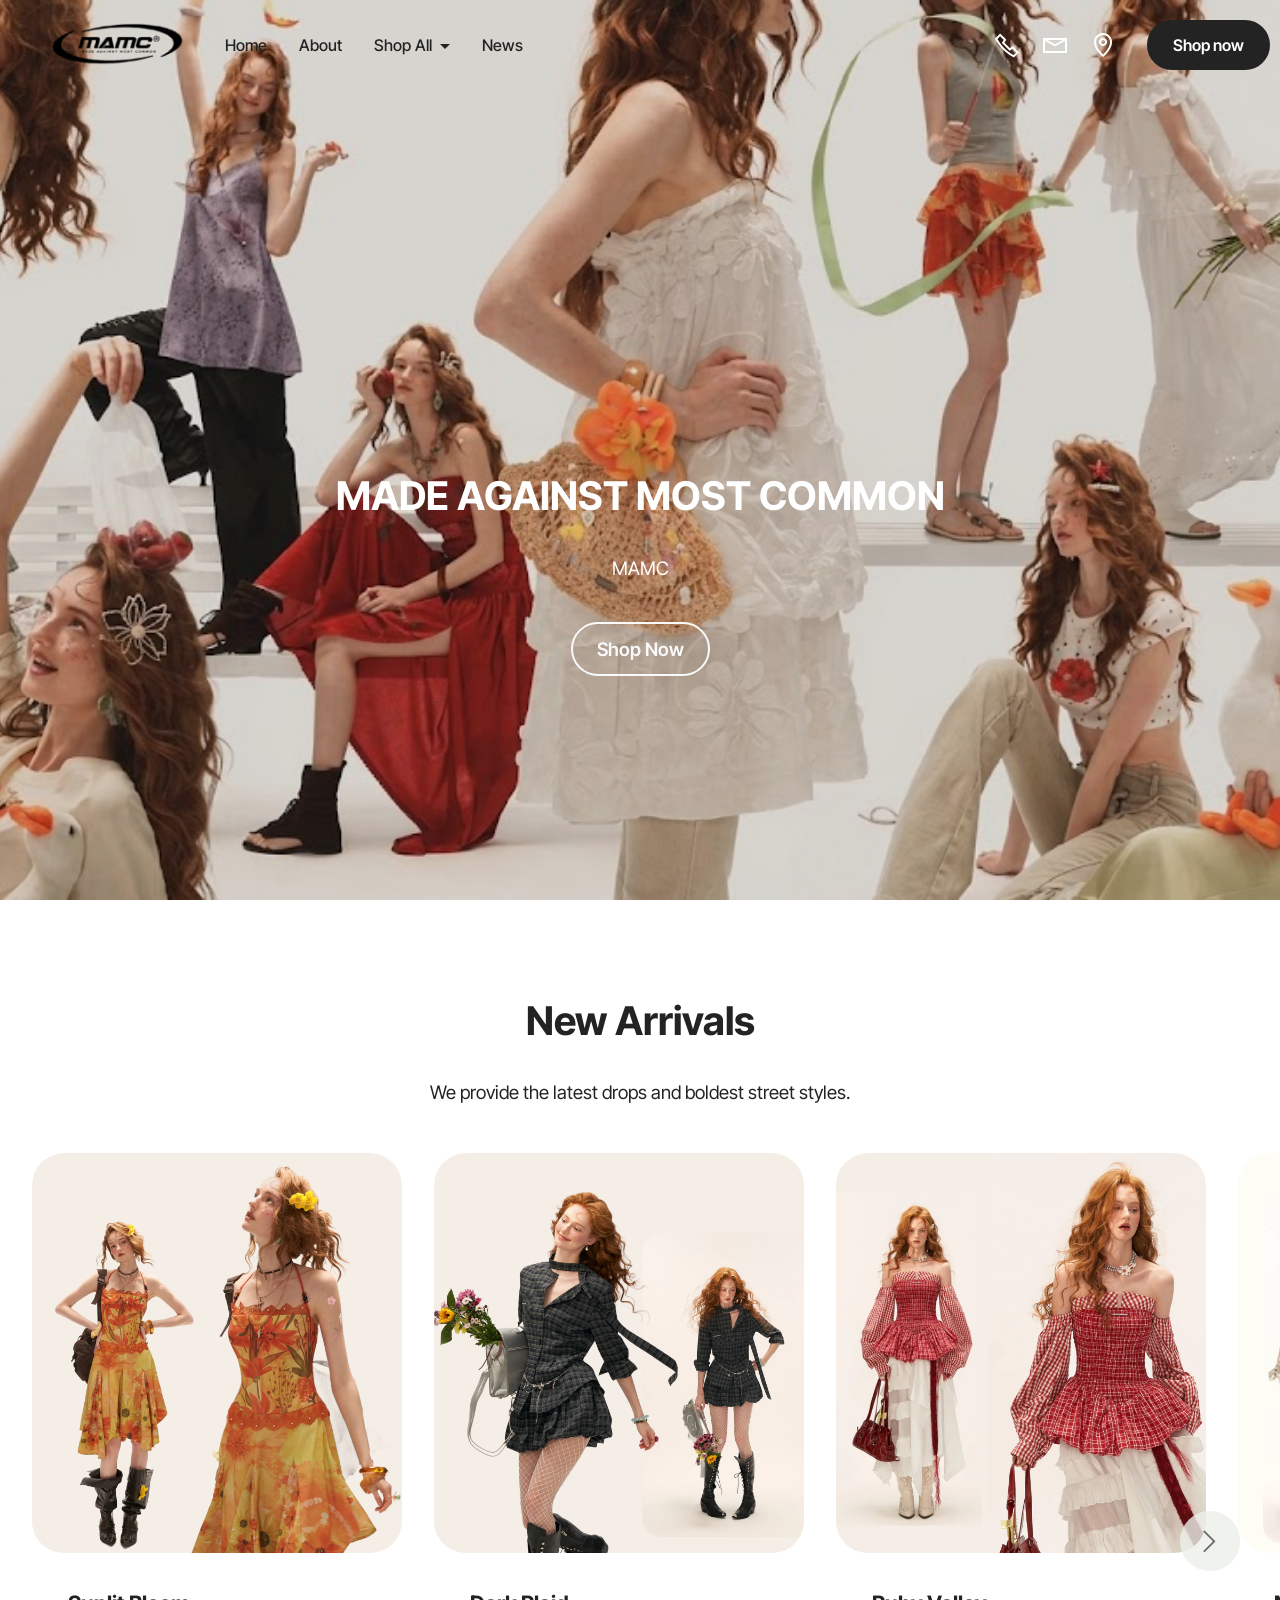
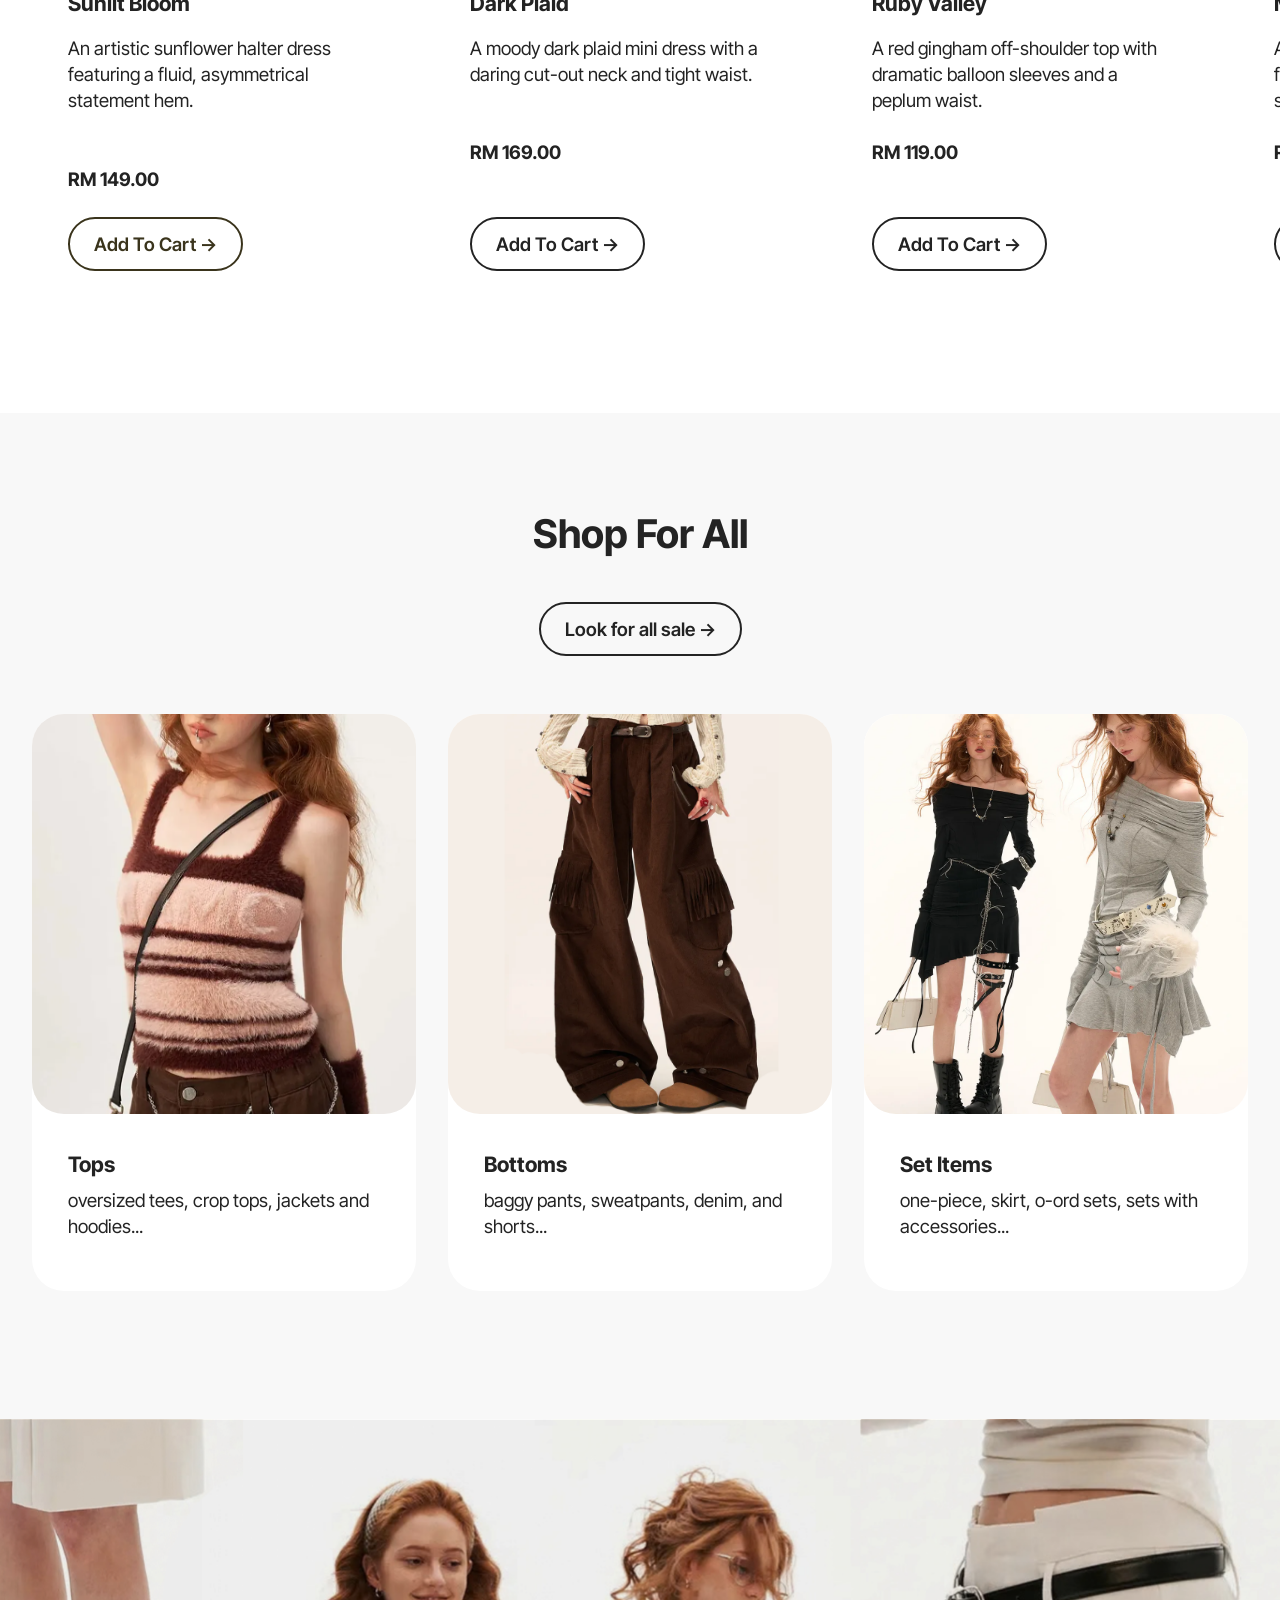
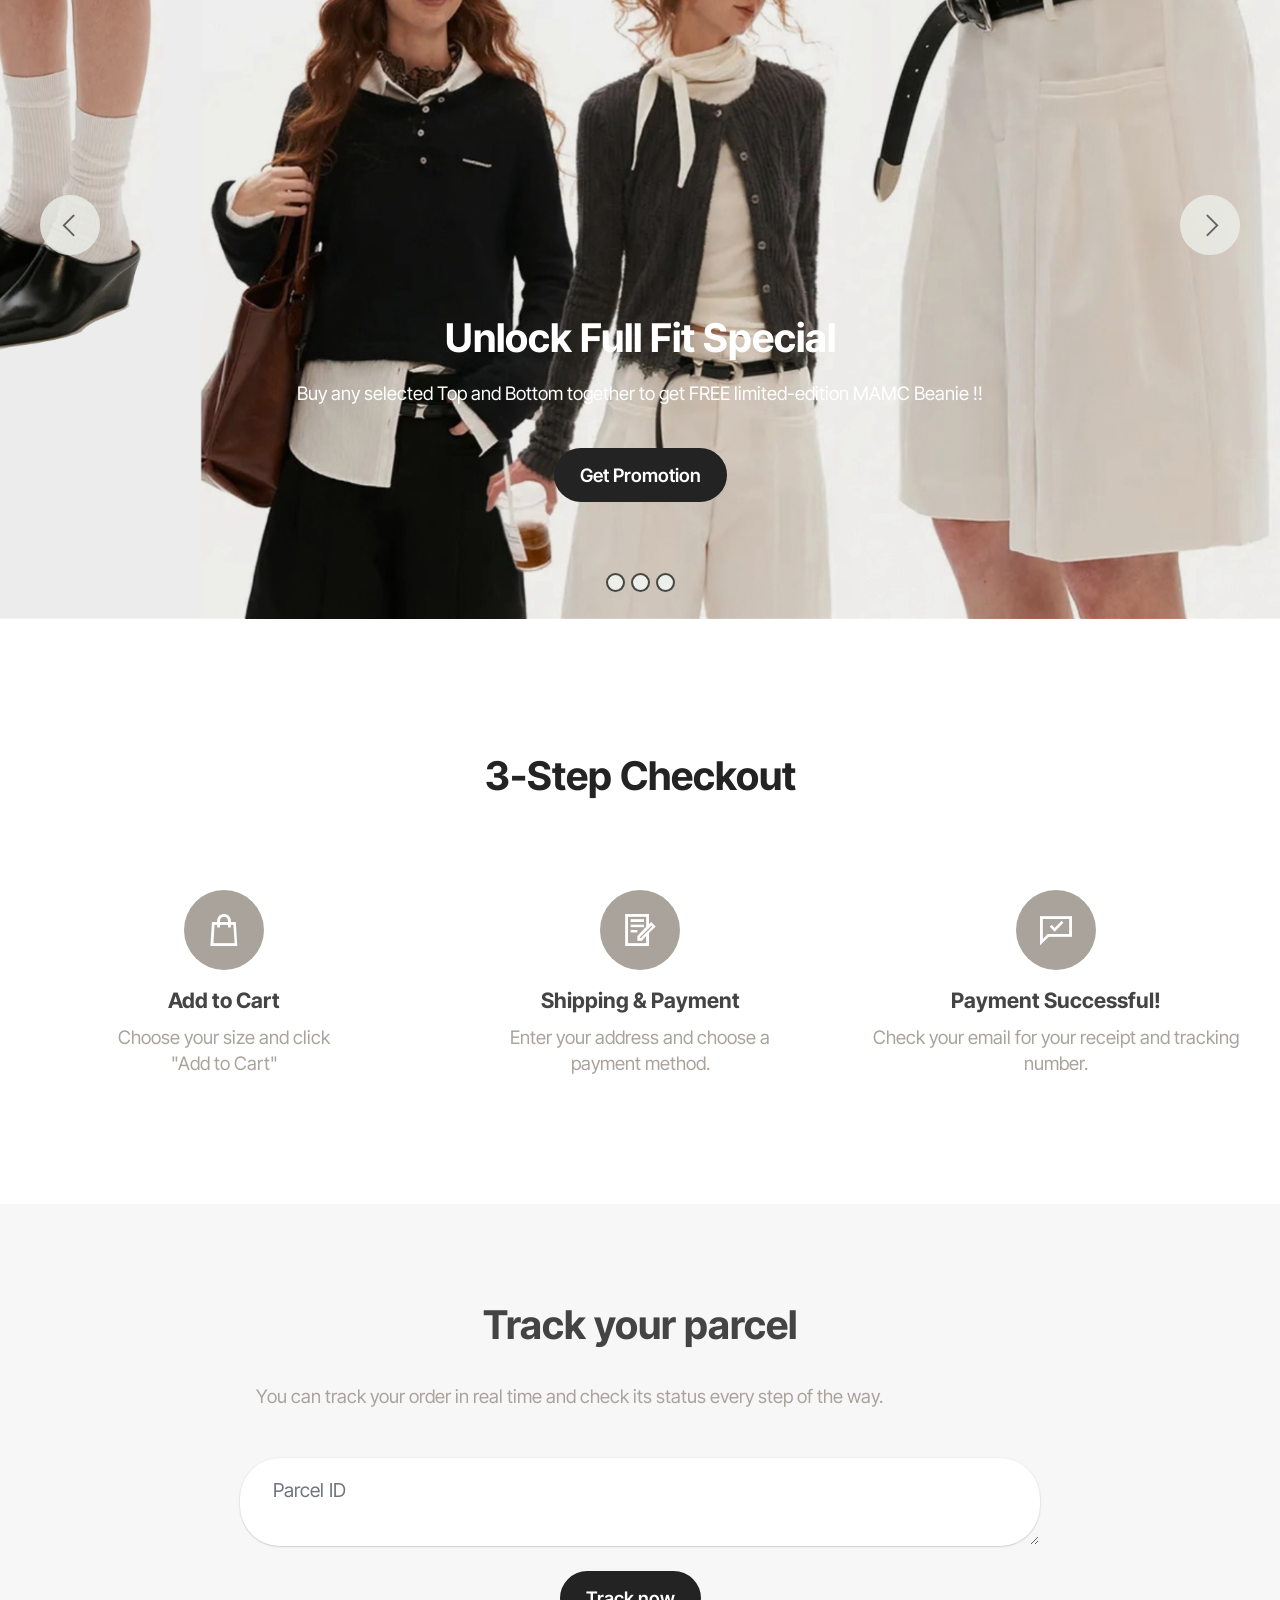
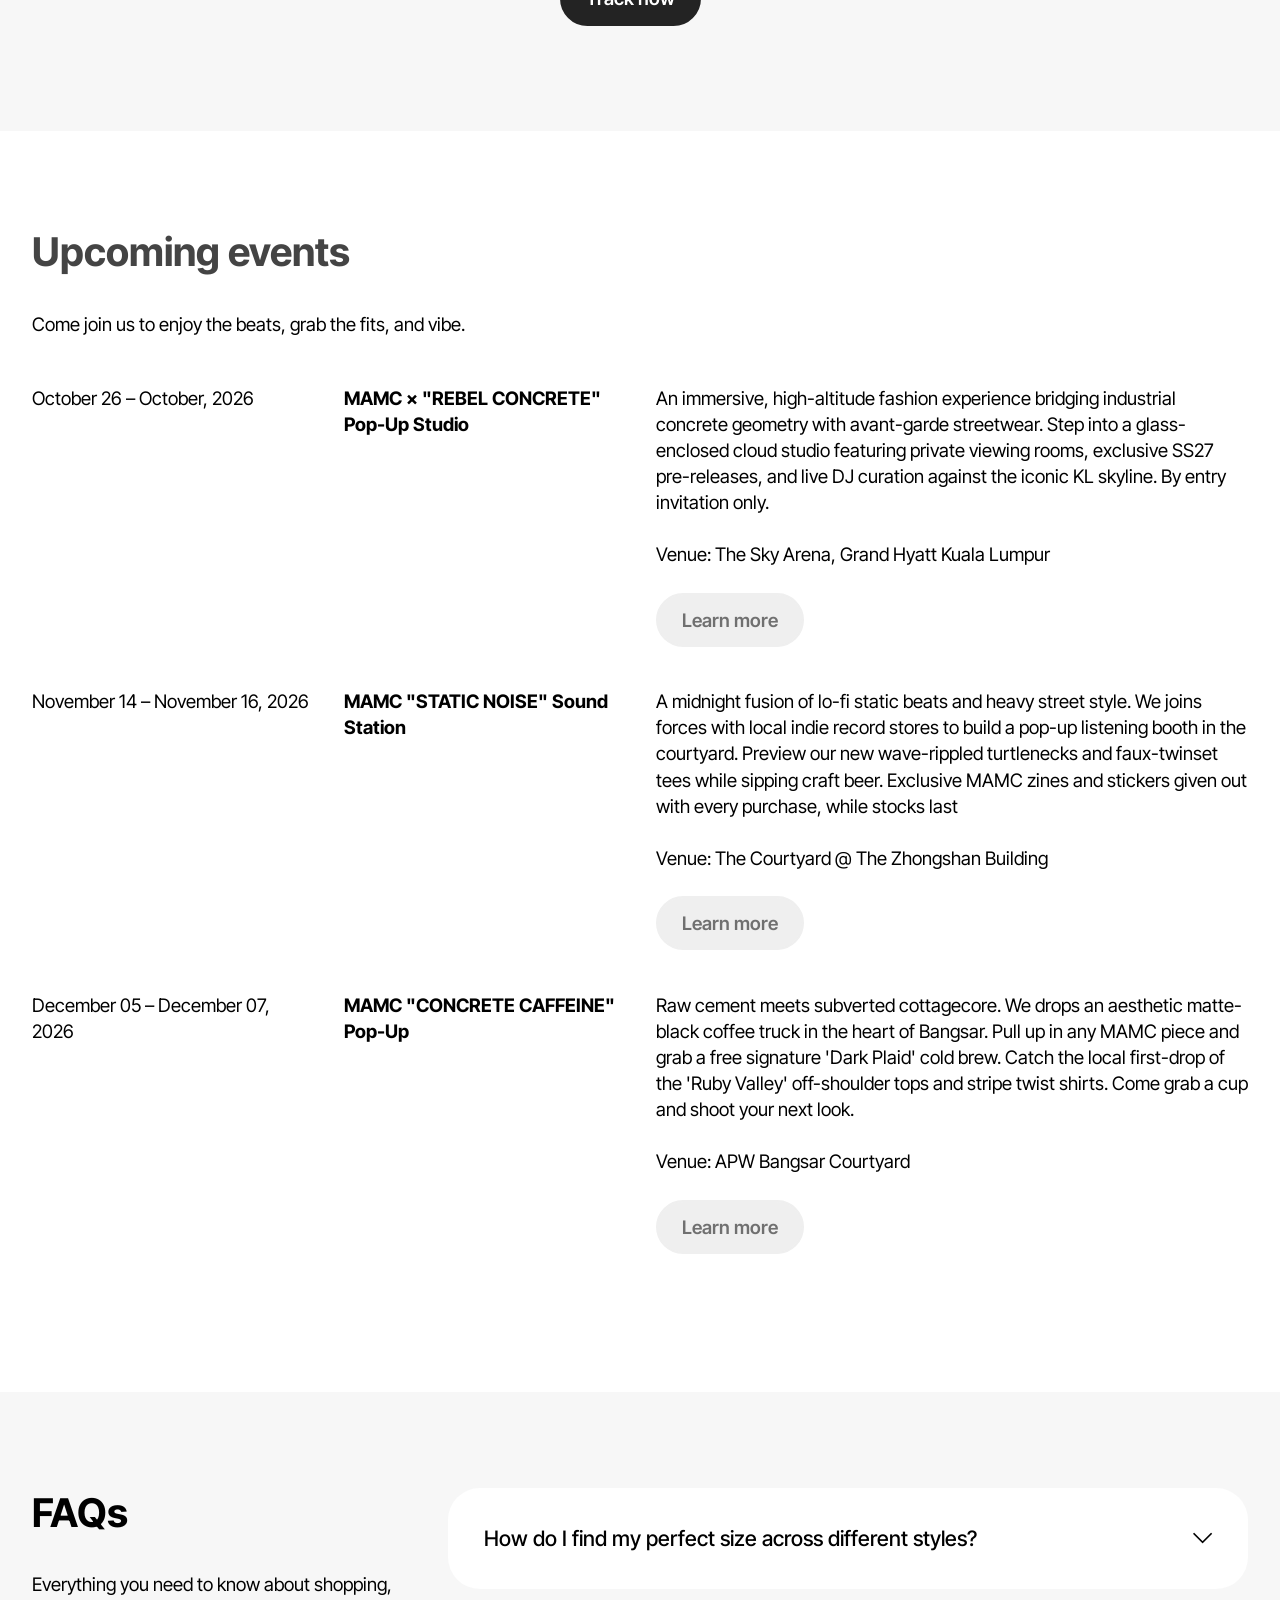
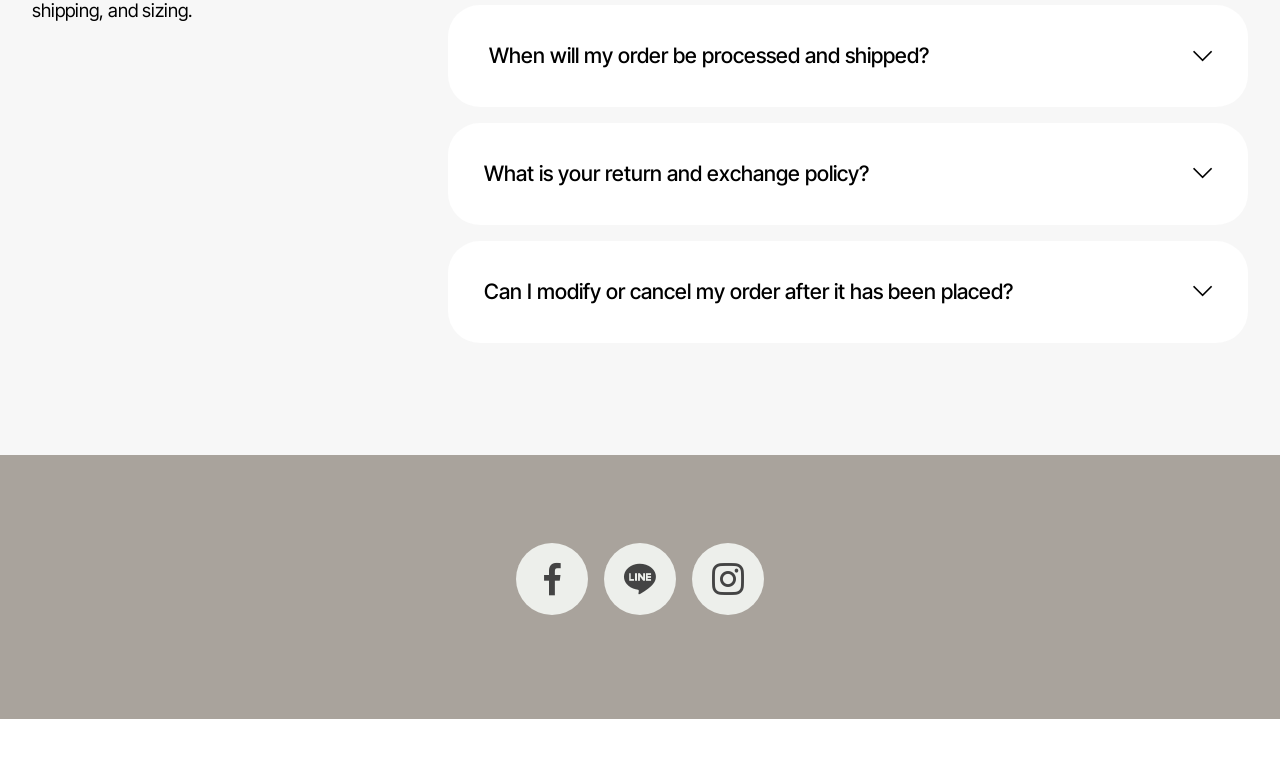
<file: index.html>
<!DOCTYPE html>
<html  >
<head>
  <!-- Site made with Mobirise Website Builder v6.1.12, https://mobirise.com -->
  <meta charset="UTF-8">
  <meta http-equiv="X-UA-Compatible" content="IE=edge">
  <meta name="generator" content="Mobirise v6.1.12, mobirise.com">
  <meta name="viewport" content="width=device-width, initial-scale=1, minimum-scale=1">
  <link rel="shortcut icon" href="assets/images/image-removebg-preview-1.png" type="image/x-icon">
  <meta name="description" content="">
  
  
  <title>Home</title>
  <link rel="stylesheet" href="assets/web/assets/mobirise-icons2/mobirise2.css">
  <link rel="stylesheet" href="assets/bootstrap/css/bootstrap.min.css">
  <link rel="stylesheet" href="assets/parallax/jarallax.css">
  <link rel="stylesheet" href="assets/animatecss/animate.css">
  <link rel="stylesheet" href="assets/dropdown/css/style.css">
  <link rel="stylesheet" href="assets/socicon/css/styles.css">
  <link rel="stylesheet" href="assets/theme/css/style.css">
  <link rel="preload" href="https://fonts.googleapis.com/css?family=Archivo+Black:400&display=swap" as="style" onload="this.onload=null;this.rel='stylesheet'">
  <noscript><link rel="stylesheet" href="https://fonts.googleapis.com/css?family=Archivo+Black:400&display=swap"></noscript>
  <link rel="preload" href="https://fonts.googleapis.com/css?family=Inter+Tight:100,200,300,400,500,600,700,800,900,100i,200i,300i,400i,500i,600i,700i,800i,900i&display=swap" as="style" onload="this.onload=null;this.rel='stylesheet'">
  <noscript><link rel="stylesheet" href="https://fonts.googleapis.com/css?family=Inter+Tight:100,200,300,400,500,600,700,800,900,100i,200i,300i,400i,500i,600i,700i,800i,900i&display=swap"></noscript>
  <link rel="preload" as="style" href="assets/mobirise/css/mbr-additional.css?v=D1dOE4"><link rel="stylesheet" href="assets/mobirise/css/mbr-additional.css?v=D1dOE4" type="text/css">

  
  
  
</head>
<body>
  
  <section data-bs-version="5.1" class="menu menu6 cid-vx9qEuTihL" once="menu" id="menu06-n">
	

	<nav class="navbar navbar-dropdown opacityScroll navbar-fixed-top navbar-expand-lg">
		<div class="container">
			<div class="navbar-brand">
				<span class="navbar-logo">
					<a href="index.html">
						<img src="assets/images/image-removebg-preview-1.png" alt="Mobirise Website Builder" style="height: 3rem;">
					</a>
				</span>
				
			</div>
			<button class="navbar-toggler" type="button" data-toggle="collapse" data-bs-toggle="collapse" data-target="#navbarSupportedContent" data-bs-target="#navbarSupportedContent" aria-controls="navbarNavAltMarkup" aria-expanded="false" aria-label="Toggle navigation">
				<div class="hamburger">
					<span></span>
					<span></span>
					<span></span>
					<span></span>
				</div>
			</button>
			<div class="collapse navbar-collapse opacityScroll" id="navbarSupportedContent">
				<ul class="navbar-nav nav-dropdown" data-app-modern-menu="true"><li class="nav-item">
						<a class="nav-link link text-primary display-4" href="index.html#header17-1">Home</a>
					</li><li class="nav-item"><a class="nav-link link text-primary display-4" href="page2.html">About</a></li>
					<li class="nav-item dropdown">
						<a class="nav-link link text-primary dropdown-toggle display-4" href="page3.html" aria-expanded="false" data-toggle="dropdown-submenu" data-bs-toggle="dropdown" data-bs-auto-close="outside">Shop All</a><div class="dropdown-menu" aria-labelledby="dropdown-825"><a class="text-primary dropdown-item display-4" href="page7.html">Shop All</a><a class="text-primary show dropdown-item display-4" href="page4.html" aria-expanded="false">Tops</a><a class="text-primary show dropdown-item display-4" href="page5.html">Bottoms</a><a class="text-primary show dropdown-item display-4" href="page6.html">Set Items</a></div>
					</li><li class="nav-item"><a class="nav-link link text-primary display-4" href="index.html#news02-49">News</a></li></ul>
				<div class="icons-menu">
					<a class="iconfont-wrapper" href="page2.html#contacts02-1r">
						<span class="p-2 mbr-iconfont mobi-mbri-phone mobi-mbri"></span>
					</a>
					<a class="iconfont-wrapper" href="page2.html#contacts02-1r">
						<span class="p-2 mbr-iconfont mobi-mbri-letter mobi-mbri"></span>
					</a>
					<a class="iconfont-wrapper" href="page2.html#contacts02-1r">
						<span class="p-2 mbr-iconfont mobi-mbri-map-pin mobi-mbri"></span>
					</a>
					
				</div>
				<div class="navbar-buttons mbr-section-btn"><a class="btn btn-primary display-4" href="page7.html"> Shop now</a></div>
			</div>
		</div>
	</nav>
</section>

<section data-bs-version="5.1" class="header16 cid-vx8OKZuYxT mbr-fullscreen mbr-parallax-background" id="header17-1">
  
  <div class="mbr-overlay" style="opacity: 0.1; background-color: rgb(0, 0, 0);"></div>
  <div class="container-fluid">
    <div class="row">
      <div class="content-wrap col-12 col-md-12">
        <h1 class="mbr-section-title mbr-fonts-style mbr-white mb-4 display-2"><strong><br></strong><br><br><br><strong><br>MADE AGAINST MOST COMMON</strong></h1>
        
        <p class="mbr-fonts-style mbr-text mbr-white mb-4 display-7">MAMC<br></p>
        <div class="mbr-section-btn"><a class="btn btn-white-outline display-7" href="page7.html">Shop Now</a></div>
      </div>
    </div>
  </div>
</section>

<section data-bs-version="5.1" class="features017 mbr-embla cid-vx9y5DF1Ij" id="features017-o">
	
	
	<div class="position-relative">
		<div class="container-fluid">
			<div class="row justify-content-center">
				<div class="col-12 content-head">
					<div class="mbr-section-head mb-5">
						<h4 class="mbr-section-title mbr-fonts-style align-center mb-0 display-2">
							<strong>New Arrivals</strong></h4>
						<h5 class="mbr-section-subtitle mbr-fonts-style align-center mb-0 mt-4 display-7">We provide the latest drops and boldest street styles.</h5>
					</div>
				</div>
			</div>
		</div>

		<div class="embla" data-skip-snaps="true" data-align="center" data-contain-scroll="trimSnaps" data-auto-play-interval="5" data-draggable="true">
			<div class="embla__viewport container-fluid">
				<div class="embla__container">
					<div class="embla__slide slider-image item active" style="margin-left: 1rem; margin-right: 1rem;">
					<div class="slide-content">
						<div class="item-img">
							<div class="item-wrapper">
								<img src="assets/images/2.png" alt="Mobirise Website Builder" title="" data-slide-to="0" data-bs-slide-to="0">
							</div>
						</div>
						<div class="item-content">
							<h5 class="item-title mbr-fonts-style display-5"><strong>Sunlit Bloom</strong></h5>
							
							<p class="mbr-text mbr-fonts-style mt-3 display-7">
								An artistic sunflower halter dress featuring a fluid, asymmetrical statement hem.<br><br><br><strong>RM 149.00</strong></p>
						</div>
						<div class="mbr-section-btn item-footer mt-2"><a href="" class="btn item-btn btn-success-outline display-7" target="_blank">Add To Cart →</a></div>
					</div>
					</div><div class="embla__slide slider-image item" style="margin-left: 1rem; margin-right: 1rem;">
					<div class="slide-content">
						<div class="item-img">
							<div class="item-wrapper">
								<img src="assets/images/3.png" alt="Mobirise Website Builder" title="" data-slide-to="1" data-bs-slide-to="1">
							</div>
						</div>
						<div class="item-content">
							<h5 class="item-title mbr-fonts-style display-5"><strong>Dark Plaid</strong></h5>
							
							<p class="mbr-text mbr-fonts-style mt-3 display-7">
								A moody dark plaid mini dress with a daring cut-out neck and tight waist.<br><br><br><strong>RM 169.00</strong><br>
							</p>
						</div>
						<div class="mbr-section-btn item-footer mt-2"><a href="" class="btn item-btn btn-black-outline display-7" target="_blank">Add To Cart →</a></div>
					</div>
					</div><div class="embla__slide slider-image item" style="margin-left: 1rem; margin-right: 1rem;">
					<div class="slide-content">
						<div class="item-img">
							<div class="item-wrapper">
								<img src="assets/images/4.png" alt="Mobirise Website Builder" title="" data-slide-to="2" data-bs-slide-to="2">
							</div>
						</div>
						<div class="item-content">
							<h5 class="item-title mbr-fonts-style display-5"><strong>Ruby Valley</strong></h5>
							
							<p class="mbr-text mbr-fonts-style mt-3 display-7">
								A red gingham off-shoulder top with dramatic balloon sleeves and a peplum waist.<br><br><strong>RM 119.00</strong><br>
							</p>
						</div>
						<div class="mbr-section-btn item-footer mt-2"><a href="" class="btn item-btn btn-black-outline display-7" target="_blank">Add To Cart → </a></div>
					</div>
					</div><div class="embla__slide slider-image item" style="margin-left: 1rem; margin-right: 1rem;">
					<div class="slide-content">
						<div class="item-img">
							<div class="item-wrapper">
								<img src="assets/images/6.png" alt="Mobirise Website Builder" title="" data-slide-to="3" data-bs-slide-to="3">
							</div>
						</div>
						<div class="item-content">
							<h5 class="item-title mbr-fonts-style display-5"><strong>Mist &amp; Moss</strong></h5>
							
							<p class="mbr-text mbr-fonts-style mt-3 display-7">
								A deconstructed charcoal knit set featuring organic raw edges and a soft front tie.<br><br><strong>RM 139.00</strong><br>
							</p>
						</div>
						<div class="mbr-section-btn item-footer mt-2"><a href="" class="btn item-btn btn-black-outline display-7" target="_blank">Add To Cart →</a></div>
					</div>
					</div><div class="embla__slide slider-image item" style="margin-left: 1rem; margin-right: 1rem;">
					<div class="slide-content">
						<div class="item-img">
							<div class="item-wrapper">
								<img src="assets/images/5.png" alt="Mobirise Website Builder" title="" data-slide-to="4" data-bs-slide-to="4">
							</div>
						</div>
						<div class="item-content">
							<h5 class="item-title mbr-fonts-style display-5"><strong>Wild Rose</strong></h5>
							
							<p class="mbr-text mbr-fonts-style mt-3 display-7">A vintage-red floral cami with raw ruffled trims for a sweet yet rebellious edge.<br><br><br><strong>RM 119.00</strong><br>
							</p>
						</div>
						<div class="mbr-section-btn item-footer mt-2"><a href="" class="btn item-btn btn-black-outline display-7" target="_blank">Add To Cart →</a></div>
					</div>
					</div><div class="embla__slide slider-image item" style="margin-left: 1rem; margin-right: 1rem;">
					<div class="slide-content">
						<div class="item-img">
							<div class="item-wrapper">
								<img src="assets/images/7-1.png" alt="Mobirise Website Builder" title="" data-slide-to="5" data-bs-slide-to="5">
							</div>
						</div>
						<div class="item-content">
							<h5 class="item-title mbr-fonts-style display-5"><strong>Midnight Wave</strong></h5>
							
							<p class="mbr-text mbr-fonts-style mt-3 display-7">
								A sleek Y2K turtleneck top defined by its intricate, wave-rippled texture.<br><br><br><strong>RM 109.00</strong><br>
							</p>
						</div>
						<div class="mbr-section-btn item-footer mt-2"><a href="" class="btn item-btn btn-black-outline display-7" target="_blank">Add To Cart →</a></div>
					</div>
					</div><div class="embla__slide slider-image item" style="margin-left: 1rem; margin-right: 1rem;">
					<div class="slide-content">
						<div class="item-img">
							<div class="item-wrapper">
								<img src="assets/images/8.png" alt="Mobirise Website Builder" title="" data-slide-to="6" data-bs-slide-to="6">
							</div>
						</div>
						<div class="item-content">
							<h5 class="item-title mbr-fonts-style display-5"><strong>Dreamy Daisy</strong></h5>
							
							<p class="mbr-text mbr-fonts-style mt-3 display-7">An ethereal white tube set adorned with romantic 3D sculptural daisy appliques.<br><br><br><strong>RM 169.00</strong><br>
							</p>
						</div>
						<div class="mbr-section-btn item-footer mt-2"><a href="" class="btn item-btn btn-black-outline display-7" target="_blank">Add To Cart →</a></div>
					</div>
					</div><div class="embla__slide slider-image item" style="margin-left: 1rem; margin-right: 1rem;">
					<div class="slide-content">
						<div class="item-img">
							<div class="item-wrapper">
								<img src="assets/images/shop-for-more.png" alt="Mobirise Website Builder" title="" data-slide-to="7" data-bs-slide-to="7">
							</div>
						</div>
						<div class="item-content">
							<h5 class="item-title mbr-fonts-style display-5"></h5>
							
							<p class="mbr-text mbr-fonts-style mt-3 display-7"></p>
						</div>
						<div class="mbr-section-btn item-footer mt-2"><a href="page3.html" class="btn item-btn btn-white-outline display-7">Shop for more</a></div>
					</div>
					</div>
					
					
					
					
					
					
					
				</div>
			</div>
			<button class="embla__button embla__button--prev">
				<span class="mobi-mbri mobi-mbri-arrow-prev mbr-iconfont" aria-hidden="true"></span>
				<span class="sr-only visually-hidden visually-hidden visually-hidden">Previous</span>
			</button>
			<button class="embla__button embla__button--next">
				<span class="mobi-mbri mobi-mbri-arrow-next mbr-iconfont" aria-hidden="true"></span>
				<span class="sr-only visually-hidden visually-hidden visually-hidden">Next</span>
			</button>
		</div>
	</div>
</section>

<section data-bs-version="5.1" class="features6 start cid-vxfd7AY24u" id="features06-12">
	
	
	<div class="container">
		<div class="row justify-content-center">
			<div class="col-12 content-head">
				<div class="mbr-section-head mb-5">
					<h4 class="mbr-section-title mbr-fonts-style align-center mb-0 display-2">
						<strong>Shop For All</strong></h4>
					
					<div class="mbr-section-btn item-footer mt-4"><a href="page7.html" class="btn item-btn btn-black-outline display-7">Look for all sale →</a></div>
				</div>
			</div>
		</div>
		<div class="row">
			<div class="item features-image col-12 col-md-6 col-lg-4 active">
				<div class="item-wrapper">
					<div class="item-img">
						<a href="page4.html"><img src="assets/images/86039114-1.webp" alt="Mobirise Website Builder" data-slide-to="1" data-bs-slide-to="1"></a>
					</div>
					<div class="item-content">
						<h5 class="item-title mbr-fonts-style display-5">
							<strong>Tops</strong></h5>
						<p class="mbr-text mbr-fonts-style display-7">oversized tees, crop tops, jackets and hoodies...</p>
						
					</div>
				</div>
			</div>
			<div class="item features-image col-12 col-md-6 col-lg-4">
				<div class="item-wrapper">
					<div class="item-img">
						<a href="page5.html"><img src="assets/images/shop-for-more-4.png" alt="Mobirise Website Builder" data-slide-to="2" data-bs-slide-to="2"></a>
					</div>
					<div class="item-content">
						<h5 class="item-title mbr-fonts-style display-5">
							<strong>Bottoms</strong></h5>
						<p class="mbr-text mbr-fonts-style display-7">baggy pants, sweatpants, denim, and shorts...</p>
						
					</div>
				</div>
			</div>
			<div class="item features-image col-12 col-md-6 col-lg-4">
				<div class="item-wrapper">
					<div class="item-img">
						<a href="page6.html"><img src="assets/images/93661478.jpg" alt="Mobirise Website Builder" data-slide-to="3" data-bs-slide-to="3"></a>
					</div>
					<div class="item-content">
						<h5 class="item-title mbr-fonts-style display-5">
							<strong>Set Items</strong><strong><br></strong></h5>
						<p class="mbr-text mbr-fonts-style display-7">
							one-piece, skirt, o-ord sets, sets with accessories...<br>
						</p>
						
					</div>
				</div>
			</div>
		</div>
	</div>
</section>

<section data-bs-version="5.1" class="slider3 cid-vxfsbLcGgZ" id="slider03-15">
    
    <div class="carousel slide carousel-fade" id="vxr9hCu5Bp" data-ride="carousel" data-bs-ride="carousel" data-interval="6000" data-bs-interval="6000">
        <ol class="carousel-indicators">
            <li data-slide-to="0" data-bs-slide-to="0" class="active" data-target="#vxr9hCu5Bp" data-bs-target="#vxr9hCu5Bp"></li><li data-slide-to="1" data-bs-slide-to="1" class="" data-target="#vxr9hCu5Bp" data-bs-target="#vxr9hCu5Bp"></li><li data-slide-to="2" data-bs-slide-to="2" class="" data-target="#vxr9hCu5Bp" data-bs-target="#vxr9hCu5Bp"></li>
            
            
        </ol>
        <div class="carousel-inner">
            
            <div class="carousel-item slider-image item active">
                <div class="item-wrapper">
                    <img class="d-block w-100" src="assets/images/untitled-design-18.png" alt="Mobirise Website Builder" data-slide-to="0" data-bs-slide-to="0">
                    
                    <div class="carousel-caption">
                        <h2 class="mbr-section-subtitle mbr-fonts-style mb-3 display-2"><strong>Unlock Full Fit Special</strong></h2>
                        <p class="mbr-section-text mbr-fonts-style mb-4 display-7">Buy any selected Top and Bottom together to get FREE limited-edition MAMC Beanie !!</p>
                        <div class="mbr-section-btn mb-5"><a class="btn btn-primary display-7" href="https://mobiri.se">Get Promotion</a></div>     
                    </div>
                </div>
            </div><div class="carousel-item slider-image item">
                <div class="item-wrapper">
                    <img class="d-block w-100" src="assets/images/86035283.jpeg" alt="Mobirise Website Builder" data-slide-to="1" data-bs-slide-to="1">
                    
                    <div class="carousel-caption">
                        <h2 class="mbr-section-subtitle mbr-fonts-style mb-3 display-2"><strong>MAMC Cyber Flash Sale</strong></h2>
                        <p class="mbr-section-text mbr-fonts-style mb-4 display-7">Get 15% off your entire order when you purchase<br> any 2 items from our Unisex collection.</p>
                        <div class="mbr-section-btn mb-5"><a class="btn btn-primary display-7" href="https://mobiri.se">Get Promotion</a></div>     
                    </div>
                </div>
            </div>
            <div class="carousel-item slider-image item">
                <div class="item-wrapper">
                    <img class="d-block w-100" src="assets/images/untitled-design-17.png" alt="Mobirise Website Builder" data-slide-to="3" data-bs-slide-to="3">
                    
                    <div class="carousel-caption">
                        <h2 class="mbr-section-subtitle mbr-fonts-style mb-3 display-2"><strong>MAMC Cash Back Special</strong></h2>
                        <p class="mbr-section-text mbr-fonts-style mb-4 display-7">Spend $100 or more to get a FREE $20 MAMC Digital Gift Card for your next street haul.</p>
                        <div class="mbr-section-btn mb-5"><a class="btn btn-primary display-7" href="https://mobiri.se">Get Promotion</a></div>     
                    </div>
                </div>
            </div>
        </div>
        <a class="carousel-control carousel-control-prev" role="button" data-slide="prev" data-bs-slide="prev" href="#vxr9hCu5Bp">
            <span class="mobi-mbri mobi-mbri-arrow-prev" aria-hidden="true"></span>
            <span class="sr-only visually-hidden">Previous</span>
        </a>
        <a class="carousel-control carousel-control-next" role="button" data-slide="next" data-bs-slide="next" href="#vxr9hCu5Bp">
            <span class="mobi-mbri mobi-mbri-arrow-next" aria-hidden="true"></span>
            <span class="sr-only visually-hidden">Next</span>
        </a>
    </div>
</section>

<section data-bs-version="5.1" class="features10 cid-vxeTRtZwjB" id="features010-z">
  

  
  
  <div class="container">
    <div class="row justify-content-center mb-5">
      <div class="col-12 mb-0 content-head">
        <h3 class="mbr-section-title mbr-fonts-style align-center display-2"><strong><br></strong><strong>3-Step Checkout</strong></h3>
        
      </div>
    </div>
    <div class="row">
      <div class="item features-without-image col-12 col-md-6 col-lg-4">
        <div class="item-wrapper">
          <div class="card-box align-left">
            <div class="iconfont-wrapper mb-3">
              <span class="mbr-iconfont mobi-mbri-shopping-bag mobi-mbri"></span>
            </div>
            <h5 class="card-title mbr-fonts-style display-5"><strong>Add to Cart</strong></h5>
            <p class="card-text mbr-fonts-style mb-3 display-7">
              Choose your size and click <br>"Add to Cart"</p>
            
          </div>
        </div>
      </div>
      <div class="item features-without-image col-12 col-md-6 col-lg-4">
        <div class="item-wrapper">
          <div class="card-box align-left">
            <div class="iconfont-wrapper mb-3">
              <span class="mbr-iconfont mobi-mbri-contact-form mobi-mbri"></span>
            </div>
            <h5 class="card-title mbr-fonts-style display-5"><strong>Shipping &amp; Payment</strong></h5>
            <p class="card-text mbr-fonts-style mb-3 display-7">
              Enter your address and choose a <br>payment method.
            </p>
            
          </div>
        </div>
      </div>
      <div class="item features-without-image col-12 col-md-6 col-lg-4">
        <div class="item-wrapper">
          <div class="card-box align-left">
            <div class="iconfont-wrapper mb-3">
              <span class="mbr-iconfont mobi-mbri-cust-feedback mobi-mbri"></span>
            </div>
            <h5 class="card-title mbr-fonts-style display-5"><strong>Payment Successful!</strong></h5>
            <p class="card-text mbr-fonts-style mb-3 display-7">Check your email for your receipt and tracking number.</p>
            
          </div>
        </div>
      </div>
    </div>
  </div>
</section>

<section data-bs-version="5.1" class="form5 cid-vxkS866Zhs" id="form02-3i">
    
    
    <div class="container">
        <div class="row justify-content-center">
            <div class="col-12 content-head">
                <div class="mbr-section-head mb-5">
                    <h3 class="mbr-section-title mbr-fonts-style align-center mb-0 display-2"><strong>Track your parcel</strong></h3>
                    <h4 class="mbr-section-subtitle mbr-fonts-style align-center mb-0 mt-4 display-7"><div>You can track your order in real time and check its status every step of the way.</div></h4>
                </div>
            </div>
        </div>
        <div class="row justify-content-center">
            <div class="col-lg-8 mx-auto mbr-form" data-form-type="formoid">
                <form action="https://mobirise.eu/" method="POST" class="mbr-form form-with-styler" data-form-title="Form Name"><input type="hidden" name="email" data-form-email="true" value="pCgj9N/cu+cqcMv+ljWraocxT2Hu90i6R2ALKwcXnJuD6qIIDzpeyIQqaWPfFBgvBrmQ0Q3Kmh3yz0wR5IuR8Jyvd6NkZiuEV54PeWuhM+DMEUutP+y4NXEs8IfMHurP">
                    <div class="row">
                        <div hidden="hidden" data-form-alert="" class="alert alert-success col-12">Haha just kidding we don‘t have this system</div>
                        <div hidden="hidden" data-form-alert-danger="" class="alert alert-danger col-12">
                            Oops...! some problem!
                        </div>
                    </div>
                    <div class="dragArea row">
                        
                        
                        
                        <div class="col-12 form-group mb-3" data-for="textarea">
                            <textarea name="textarea" placeholder="Parcel ID" data-form-field="textarea" class="form-control" id="textarea-form02-3i"></textarea>
                        </div>
                        <div class="col-lg-12 col-md-12 col-sm-12 align-center mbr-section-btn"><button type="submit" class="btn btn-primary display-7">Track now<br></button></div>
                    </div>
                </form>
            </div>
        </div>
    </div>
</section>

<section data-bs-version="5.1" class="news02 cid-vxmaogjcP9" id="news02-49">
  
  <div class="container">
    <div class="row justify-content-center">
      <div class="col-12 mb-5 content-head">
        <h3 class="mbr-section-title mbr-fonts-style align-center mb-0 display-2">
          <strong>Upcoming events</strong>
        </h3>
        <h5 class="mbr-section-subtitle mbr-fonts-style align-center mb-0 mt-4 display-7">Come join us to enjoy the beats, grab the fits, and vibe.</h5>
      </div>
    </div>
    <div class="row justify-content-center item features-without-image mb-4 active">
      <div class="col-12 col-lg-3">
        <h5 class="mbr-card-title mbr-fonts-style mt-0 mb-3 display-7">October 26 – October, 2026</h5>

      </div>
      <div class="col-12 col-lg-3">
        <h6 class="mbr-card-subtitle mbr-fonts-style mt-0 mb-3 display-7"><strong>MAMC × "REBEL CONCRETE" Pop-Up Studio</strong><br><br><br></h6>
      </div>
      <div class="col-12 col-lg-6 item-wrapper">
        <p class="mbr-text mbr-fonts-style mt-0 display-7">An immersive, high-altitude fashion experience bridging industrial concrete geometry with avant-garde streetwear. Step into a glass-enclosed cloud studio featuring private viewing rooms, exclusive SS27 pre-releases, and live DJ curation against the iconic KL skyline. By entry invitation only.<br><br>Venue: The Sky Arena, Grand Hyatt Kuala Lumpur&nbsp;<br></p>
        <div class="mbr-section-btn"><a class="btn btn-secondary display-7" href="https://mobiri.se">Learn more</a></div>
      </div>

    </div>
    <div class="row justify-content-center item features-without-image mb-4">
      <div class="col-12 col-lg-3">
        <h5 class="mbr-card-title mbr-fonts-style mt-0 mb-3 display-7">November 14 – November 16, 2026</h5>
      </div>
      <div class="col-12 col-lg-3">
        <h6 class="mbr-card-subtitle mbr-fonts-style mt-0 mb-3 display-7"><strong>MAMC "STATIC NOISE" Sound Station</strong></h6>
      </div>
      <div class="col-12 col-lg-6 item-wrapper">
        <p class="mbr-text mbr-fonts-style mt-0 display-7">A midnight fusion of lo-fi static beats and heavy street style. We joins forces with local indie record stores to build a pop-up listening booth in the courtyard. Preview our new wave-rippled turtlenecks and faux-twinset tees while sipping craft beer. Exclusive MAMC zines and stickers given out with every purchase, while stocks last<br><br>Venue: The Courtyard @ The Zhongshan Building<br>
        </p>
        <div class="mbr-section-btn"><a class="btn btn-secondary display-7" href="https://mobiri.se">
            Learn more
          </a></div>
      </div>

    </div>
    <div class="row justify-content-center item features-without-image mb-4">
      <div class="col-12 col-lg-3">
        <h5 class="mbr-card-title mbr-fonts-style mt-0 mb-3 display-7">December 05 – December 07, 2026</h5>
      </div>
      <div class="col-12 col-lg-3">
        <h6 class="mbr-card-subtitle mbr-fonts-style mt-0 mb-3 display-7"><strong>MAMC "CONCRETE CAFFEINE" Pop-Up</strong></h6>
      </div>
      <div class="col-12 col-lg-6 item-wrapper">
        <p class="mbr-text mbr-fonts-style mt-0 display-7">Raw cement meets subverted cottagecore. We drops an aesthetic matte-black coffee truck in the heart of Bangsar. Pull up in any MAMC piece and grab a free signature 'Dark Plaid' cold brew. Catch the local first-drop of the 'Ruby Valley' off-shoulder tops and stripe twist shirts. Come grab a cup and shoot your next look.<br><br>Venue: APW Bangsar Courtyard&nbsp;<br>
        </p>
        <div class="mbr-section-btn"><a class="btn btn-secondary display-7" href="https://mobiri.se">
            Learn more
          </a></div>
      </div>

    </div>


  </div>
</section>

<section data-bs-version="5.1" class="list07 cid-vxr3tYpe4I" id="list07-5l">
    
    
    <div class="container">
        <div class="row justify-content-center">
            <div class="col-lg-4">
                <div class="col-12 col-md-12">
                    <h5 class="mbr-section-title mbr-fonts-style mt-0 mb-4 display-2"><strong>FAQs</strong></h5>
                    <h6 class="mbr-section-subtitle mbr-fonts-style mt-0 mb-4 display-7">Everything you need to know about shopping, shipping, and sizing.<div><br></div></h6>
                    
                </div>
            </div>

            <div class="col-lg-8">
                <div id="bootstrap-accordion_71" class="panel-group accordionStyles accordion" role="tablist" aria-multiselectable="true">
                    <div class="card">
                        <div class="card-header" role="tab" id="headingOne">
                            <a role="button" class="panel-title collapsed" data-toggle="collapse" data-bs-toggle="collapse" data-core="" href="#collapse1_71" aria-expanded="false" aria-controls="collapse1">
                                <h6 class="panel-title-edit mbr-semibold mbr-fonts-style mb-0 display-5">How do I find my perfect size across different styles?</h6>
                                <span class="sign mbr-iconfont mobi-mbri-arrow-down"></span>
                            </a>
                        </div>
                        <div id="collapse1_71" class="panel-collapse noScroll collapse" role="tabpanel" aria-labelledby="headingOne" data-parent="#accordion" data-bs-parent="#bootstrap-accordion_71">
                            <div class="panel-body">
                                <p class="mbr-fonts-style panel-text display-7">
                                    Please refer to the specific "Size Guide" on each product page. Our fits range from tight baby tees to oversized drop-shoulder silhouettes, so we highly recommend measuring your favorite garment at home and comparing it to our size chart before ordering.
                                </p>
                            </div>
                        </div>

                    </div>
                    <div class="card">
                        <div class="card-header" role="tab" id="headingOne">
                            <a role="button" class="panel-title collapsed" data-toggle="collapse" data-bs-toggle="collapse" data-core="" href="#collapse2_71" aria-expanded="false" aria-controls="collapse2">
                                <h6 class="panel-title-edit mbr-semibold mbr-fonts-style mb-0 display-5">&nbsp;When will my order be processed and shipped?</h6>
                                <span class="sign mbr-iconfont mobi-mbri-arrow-down"></span>
                            </a>
                        </div>
                        <div id="collapse2_71" class="panel-collapse noScroll collapse" role="tabpanel" aria-labelledby="headingOne" data-parent="#accordion" data-bs-parent="#bootstrap-accordion_71">
                            <div class="panel-body">
                                <p class="mbr-fonts-style panel-text display-7">
                                    Standard orders are processed within 1–3 business days. Once shipped, a tracking number will be emailed to you instantly. For pre-order or limited-edition items, please check the specific shipping timeline stated on the product description page.
                                </p>
                            </div>
                        </div>
                    </div>
                    <div class="card">
                        <div class="card-header" role="tab" id="headingOne">
                            <a role="button" class="panel-title collapsed" data-toggle="collapse" data-bs-toggle="collapse" data-core="" href="#collapse3_71" aria-expanded="false" aria-controls="collapse3">
                                <h6 class="panel-title-edit mbr-semibold mbr-fonts-style mb-0 display-5">What is your return and exchange policy?</h6>
                                <span class="sign mbr-iconfont mobi-mbri-arrow-down"></span>
                            </a>
                        </div>
                        <div id="collapse3_71" class="panel-collapse noScroll collapse" role="tabpanel" aria-labelledby="headingOne" data-parent="#accordion" data-bs-parent="#bootstrap-accordion_71">
                            <div class="panel-body">
                                <p class="mbr-fonts-style panel-text display-7">
                                    We offer a 14-day hassle-free return or exchange window from the date of delivery. Items must be unworn, unwashed, and returned in their original packaging with all designer tags attached.
                                </p>
                            </div>
                        </div>
                    </div>
                    <div class="card">
                        <div class="card-header" role="tab" id="headingOne">
                            <a role="button" class="panel-title collapsed" data-toggle="collapse" data-bs-toggle="collapse" data-core="" href="#collapse4_71" aria-expanded="false" aria-controls="collapse4">
                                <h6 class="panel-title-edit mbr-semibold mbr-fonts-style mb-0 display-5">Can I modify or cancel my order after it has been placed?</h6>
                                <span class="sign mbr-iconfont mobi-mbri-arrow-down"></span>
                            </a>
                        </div>
                        <div id="collapse4_71" class="panel-collapse noScroll collapse" role="tabpanel" aria-labelledby="headingOne" data-parent="#accordion" data-bs-parent="#bootstrap-accordion_71">
                            <div class="panel-body">
                                <p class="mbr-fonts-style panel-text display-7">
                                    To ensure fast delivery, we process orders quickly. You can modify or cancel your order within 1 hour of purchase by contacting our support team. Once the order enters the shipping stage, it cannot be changed.
                                </p>
                            </div>
                        </div>
                    </div>
                    
                    
                </div>
            </div>
        </div>
    </div>
</section>

<section data-bs-version="5.1" class="footer3 cid-vxlsioqWSb" once="footers" id="footer03-3n">

        

    

    <div class="container">
        <div class="row">
            

            <div class="col-12 mt-4">
                <div class="social-row">
                    <div class="soc-item">
                        <a href="https://www.facebook.com/MAMCTW/" target="_blank">
                            <span class="mbr-iconfont display-7 socicon-facebook socicon"></span>
                        </a>
                    </div>
                    <div class="soc-item">
                        <a href="https://line.me/R/ti/p/@egz8294k?oat_content=url&ts=09121439" target="_blank">
                            <span class="mbr-iconfont socicon-line socicon"></span>
                        </a>
                    </div>
                    <div class="soc-item">
                        <a href="https://www.instagram.com/mamc_tw?igsh=aTM5YndxanR2dmww&utm_source=qr" target="_blank">
                            <span class="mbr-iconfont socicon-instagram socicon"></span>
                        </a>
                    </div>
                    
                    
                </div>
            </div>
            <div class="col-12 mt-5">
                <p class="mbr-fonts-style copyright display-7"></p>
            </div>
        </div>
    </div>
</section><section class="display-7" style="padding: 0;align-items: center;justify-content: center;flex-wrap: wrap;    align-content: center;display: flex;position: relative;height: 4rem;"><a href="https://mobiri.se/5185864" style="flex: 1 1;height: 4rem;position: absolute;width: 100%;z-index: 1;"><img alt="" style="height: 4rem;" src="[data-uri]"></a><p style="margin: 0;text-align: center;" class="display-7">&#8204;</p><a style="z-index:1" href="https://mobirise.com/drag-drop-website-builder.html">Drag and Drop Website Builder</a></section><script src="assets/bootstrap/js/bootstrap.bundle.min.js"></script>  <script src="assets/parallax/jarallax.js"></script>  <script src="assets/smoothscroll/smooth-scroll.js"></script>  <script src="assets/ytplayer/index.js"></script>  <script src="assets/dropdown/js/navbar-dropdown.js"></script>  <script src="assets/embla/embla.min.js"></script>  <script src="assets/embla/script.js"></script>  <script src="assets/theme/js/script.js"></script>  <script src="assets/formoid/formoid.min.js"></script>  
  
  
  <input name="animation" type="hidden">
  </body>
</html>
</file>
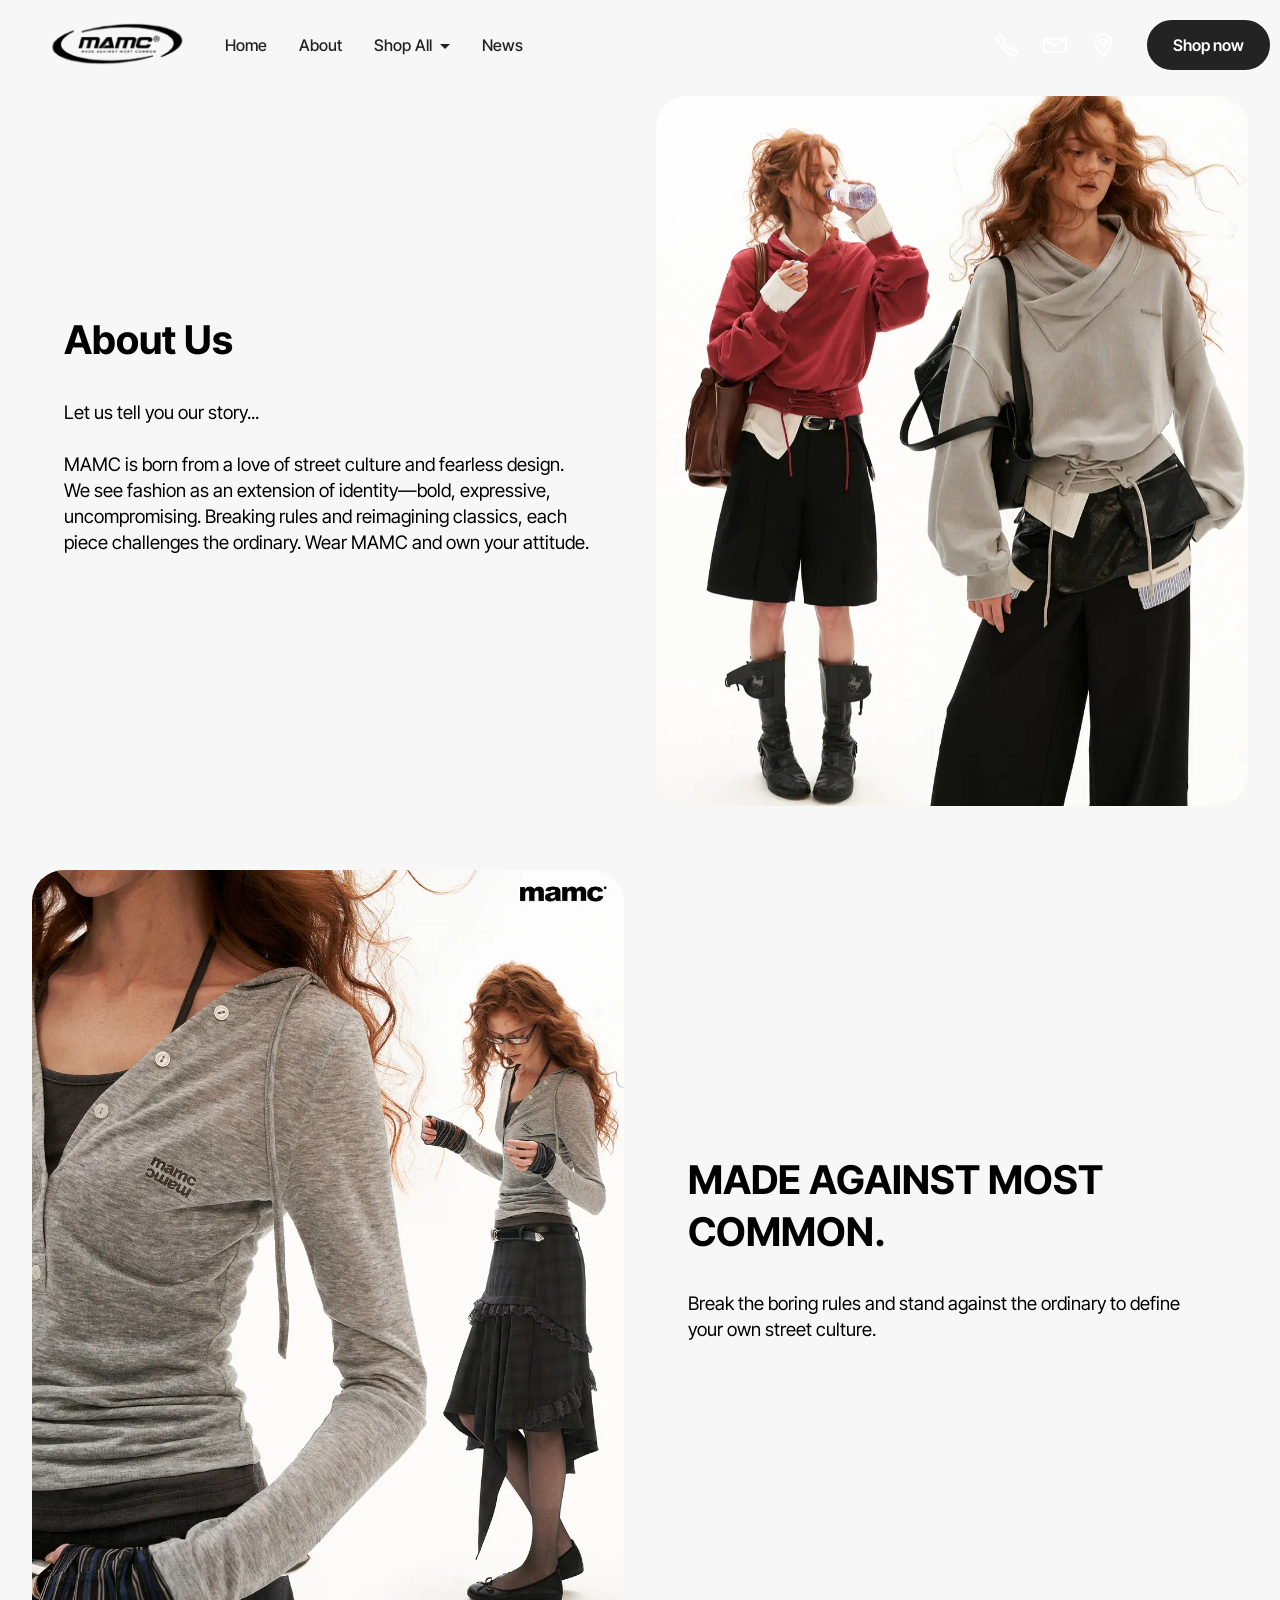
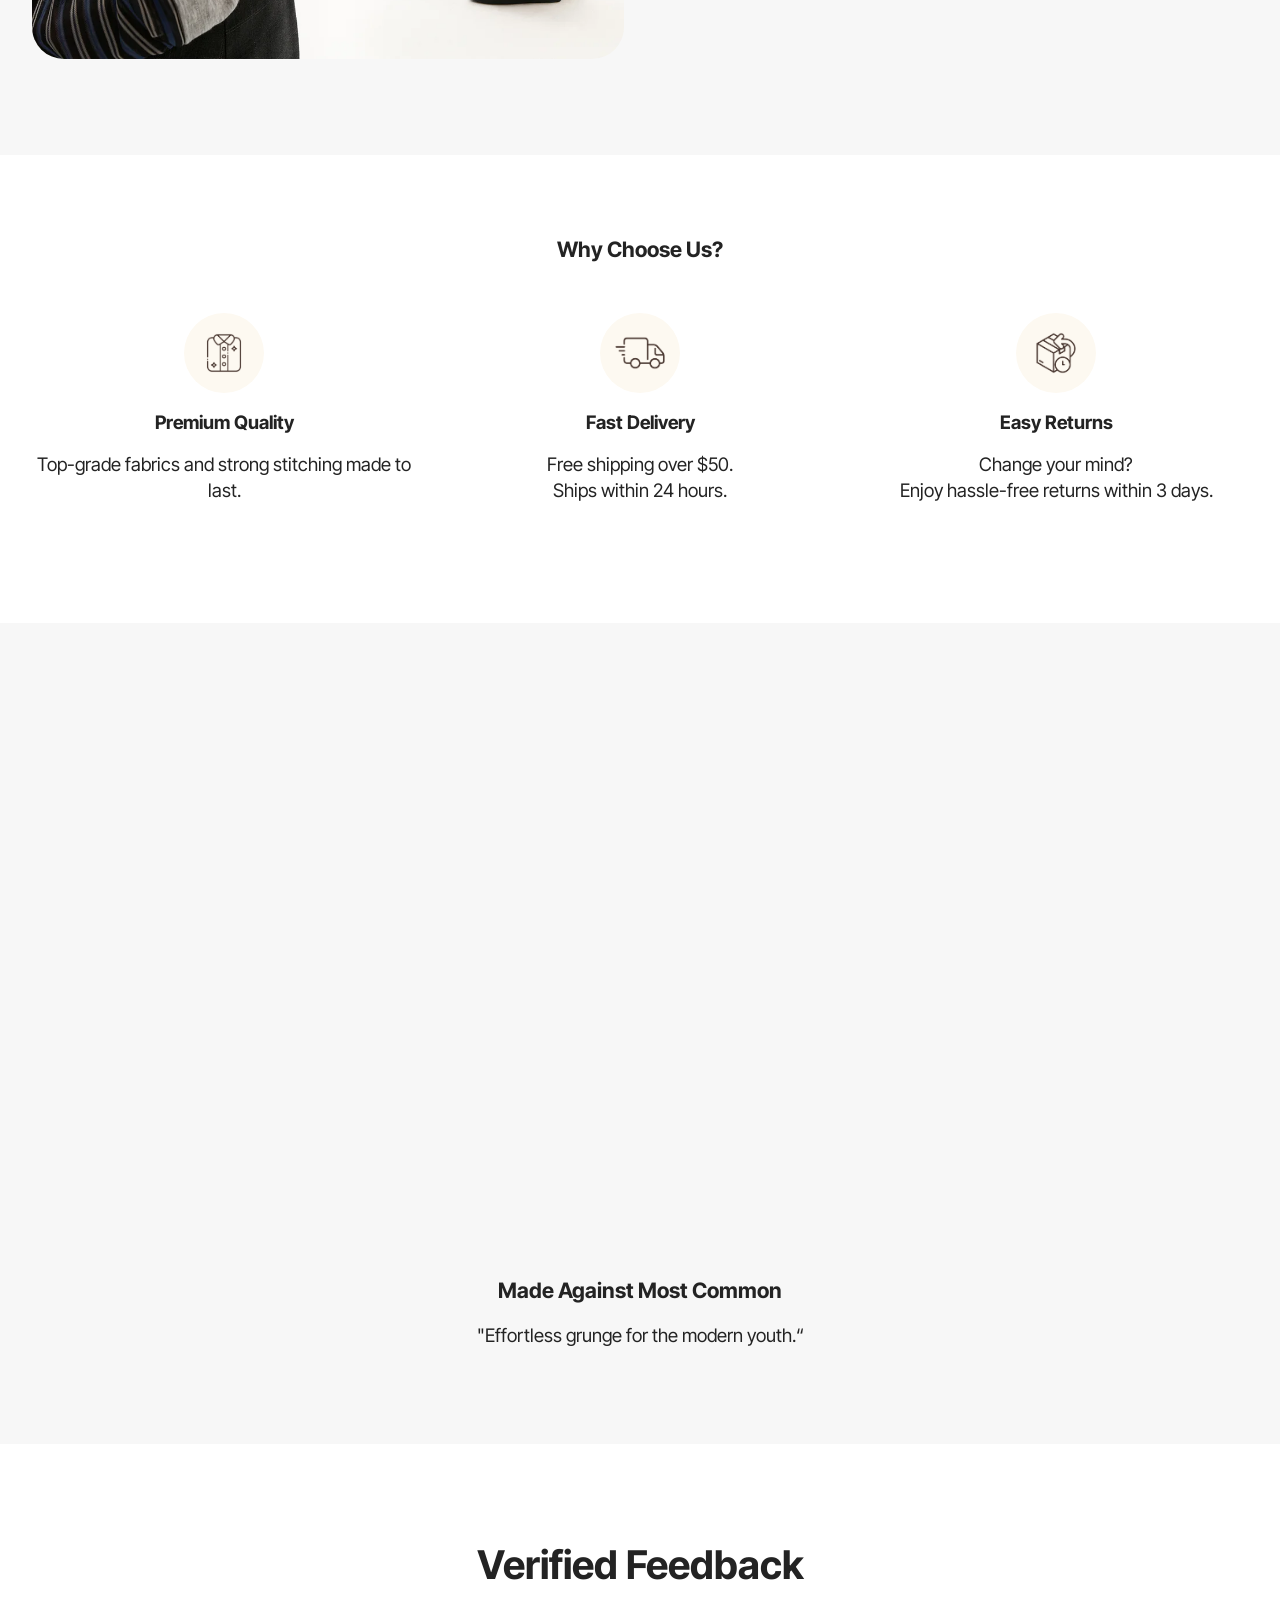
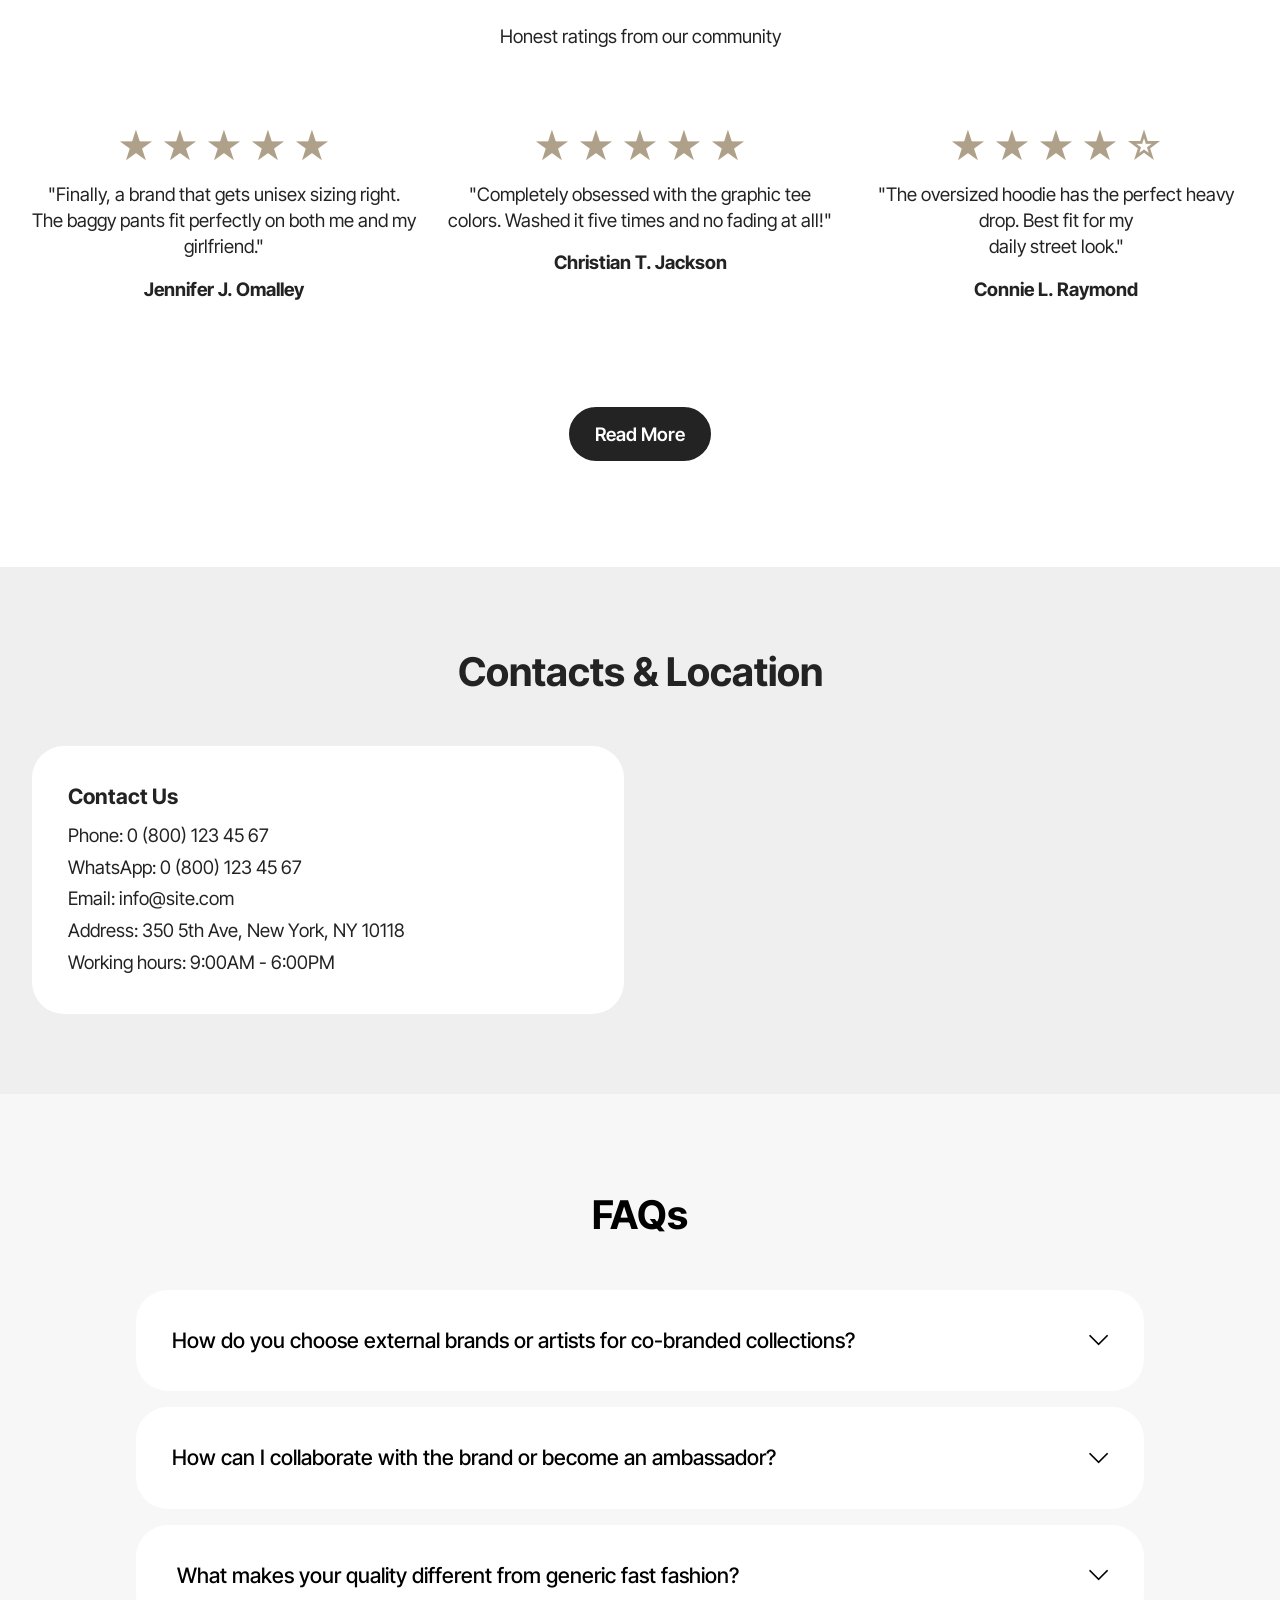
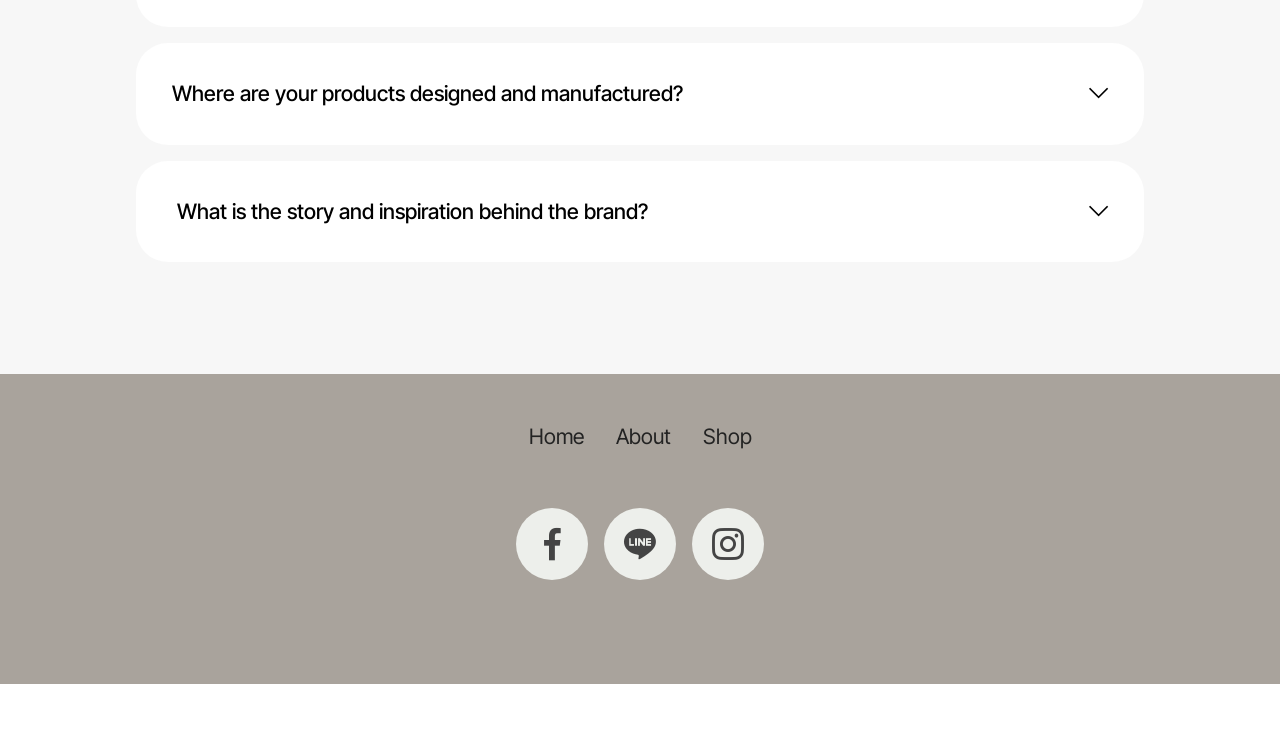
<file: page2.html>
<!DOCTYPE html>
<html  >
<head>
  <!-- Site made with Mobirise Website Builder v6.1.12, https://mobirise.com -->
  <meta charset="UTF-8">
  <meta http-equiv="X-UA-Compatible" content="IE=edge">
  <meta name="generator" content="Mobirise v6.1.12, mobirise.com">
  <meta name="viewport" content="width=device-width, initial-scale=1, minimum-scale=1">
  <link rel="shortcut icon" href="assets/images/image-removebg-preview-1.png" type="image/x-icon">
  <meta name="description" content="">
  
  
  <title>About</title>
  <link rel="stylesheet" href="assets/web/assets/mobirise-icons2/mobirise2.css">
  <link rel="stylesheet" href="assets/bootstrap/css/bootstrap.min.css">
  <link rel="stylesheet" href="assets/animatecss/animate.css">
  <link rel="stylesheet" href="assets/dropdown/css/style.css">
  <link rel="stylesheet" href="assets/socicon/css/styles.css">
  <link rel="stylesheet" href="assets/theme/css/style.css">
  <link rel="preload" href="https://fonts.googleapis.com/css?family=Archivo+Black:400&display=swap" as="style" onload="this.onload=null;this.rel='stylesheet'">
  <noscript><link rel="stylesheet" href="https://fonts.googleapis.com/css?family=Archivo+Black:400&display=swap"></noscript>
  <link rel="preload" href="https://fonts.googleapis.com/css?family=Inter+Tight:100,200,300,400,500,600,700,800,900,100i,200i,300i,400i,500i,600i,700i,800i,900i&display=swap" as="style" onload="this.onload=null;this.rel='stylesheet'">
  <noscript><link rel="stylesheet" href="https://fonts.googleapis.com/css?family=Inter+Tight:100,200,300,400,500,600,700,800,900,100i,200i,300i,400i,500i,600i,700i,800i,900i&display=swap"></noscript>
  <link rel="preload" as="style" href="assets/mobirise/css/mbr-additional.css?v=7QOeeH"><link rel="stylesheet" href="assets/mobirise/css/mbr-additional.css?v=7QOeeH" type="text/css">

  
  
  
</head>
<body>
  
  <section data-bs-version="5.1" class="menu menu6 cid-vxfVX9iiKQ" once="menu" id="menu06-1g">
	

	<nav class="navbar navbar-dropdown opacityScroll navbar-fixed-top navbar-expand-lg">
		<div class="container">
			<div class="navbar-brand">
				<span class="navbar-logo">
					<a href="index.html">
						<img src="assets/images/image-removebg-preview-1.png" alt="Mobirise Website Builder" style="height: 3rem;">
					</a>
				</span>
				
			</div>
			<button class="navbar-toggler" type="button" data-toggle="collapse" data-bs-toggle="collapse" data-target="#navbarSupportedContent" data-bs-target="#navbarSupportedContent" aria-controls="navbarNavAltMarkup" aria-expanded="false" aria-label="Toggle navigation">
				<div class="hamburger">
					<span></span>
					<span></span>
					<span></span>
					<span></span>
				</div>
			</button>
			<div class="collapse navbar-collapse opacityScroll" id="navbarSupportedContent">
				<ul class="navbar-nav nav-dropdown" data-app-modern-menu="true"><li class="nav-item">
						<a class="nav-link link text-primary display-4" href="index.html#header17-1">Home</a>
					</li><li class="nav-item"><a class="nav-link link text-primary display-4" href="page2.html">About</a></li>
					<li class="nav-item dropdown">
						<a class="nav-link link text-primary dropdown-toggle display-4" href="page3.html" aria-expanded="false" data-toggle="dropdown-submenu" data-bs-toggle="dropdown" data-bs-auto-close="outside">Shop All</a><div class="dropdown-menu" aria-labelledby="dropdown-825"><a class="text-primary dropdown-item display-4" href="page7.html">Shop All</a><a class="text-primary show dropdown-item display-4" href="page4.html" aria-expanded="false">Tops</a><a class="text-primary show dropdown-item display-4" href="page5.html">Bottoms</a><a class="text-primary show dropdown-item display-4" href="page6.html">Set Items</a></div>
					</li><li class="nav-item"><a class="nav-link link text-primary display-4" href="index.html#news02-49">News</a></li></ul>
				<div class="icons-menu">
					<a class="iconfont-wrapper" href="page2.html#contacts02-1r">
						<span class="p-2 mbr-iconfont mobi-mbri-phone mobi-mbri"></span>
					</a>
					<a class="iconfont-wrapper" href="page2.html#contacts02-1r">
						<span class="p-2 mbr-iconfont mobi-mbri-letter mobi-mbri"></span>
					</a>
					<a class="iconfont-wrapper" href="page2.html#contacts02-1r">
						<span class="p-2 mbr-iconfont mobi-mbri-map-pin mobi-mbri"></span>
					</a>
					
				</div>
				<div class="navbar-buttons mbr-section-btn"><a class="btn btn-primary display-4" href="page7.html"> Shop now</a></div>
			</div>
		</div>
	</nav>
</section>

<section data-bs-version="5.1" class="features38 cid-vxfVXcGzg7" id="features038-1o">
    

    
    

    <div class="container">
        <div class="row justify-content-center">
            <div class="col-12 col-md-12 col-lg">
                <div class="text-wrapper align-left">
                    <h1 class="mbr-section-title mbr-fonts-style mb-4 display-2"><strong>About Us</strong></h1>
                    <p class="mbr-text align-left mbr-fonts-style mb-4 display-7">Let us tell you our story...<br><br>MAMC is born from a love of street culture and fearless design. We see fashion as an extension of identity—bold, expressive, uncompromising. Breaking rules and reimagining classics, each piece challenges the ordinary. Wear MAMC and own your attitude.</p>
                    
                </div>
            </div>
            <div class="col-12 col-md-12 col-lg-6 image-wrapper">
                <img class="w-100" src="assets/images/109034757-6.webp" alt="Mobirise Website Builder">
            </div>
        </div>
        <div class="row row-reverse justify-content-center">

            <div class="col-12 col-md-12 col-lg">
                <div class="text-wrapper align-left">
                    <h1 class="mbr-section-title mbr-fonts-style mb-4 display-2"><strong>MADE AGAINST MOST COMMON.</strong></h1>
                    <p class="mbr-text align-left mbr-fonts-style mb-4 display-7">
                        Break the boring rules and stand against the ordinary to define your own street culture.
                    </p>
                    
                </div>
            </div>
            <div class="col-12 col-md-12 col-lg-6 image-wrapper">
                <img class="w-100" src="assets/images/108810187.webp" alt="Mobirise Website Builder">
            </div>
        </div>
        
    </div>
</section>

<section data-bs-version="5.1" class="features16 cid-vxfVXcbnAX" id="features016-1m">  
  
  
  
  <div class="container">
    <div class="row justify-content-center mb-5">
      <div class="col-12 content-head">
        <h4 class="mbr-section-title mbr-fonts-style align-center mb-0 display-5"><strong>Why Choose Us?</strong></h4>
        
      </div>
    </div>
    <div class="row justify-content-center">
      
      
      <div class="item features-without-image col-12 col-lg-4 active">
        <div class="item-wrapper">
          <div class="card-box">
            <div class="img-box">
              <div class="image-wrapper mb-3">
                <img src="assets/images/10.png" alt="Mobirise Website Builder" data-slide-to="0" data-bs-slide-to="0">
              </div>
            </div>
            <h4 class="card-title mbr-fonts-style mb-0 display-7"><strong>Premium Quality</strong></h4>
            <h5 class="card-text mbr-fonts-style mt-3 display-7">Top-grade fabrics and strong stitching made to last.</h5>
            <div class="link-wrap">
              
            </div>
          </div>
        </div>
      </div><div class="item features-without-image col-12 col-lg-4">
        <div class="item-wrapper">
          <div class="card-box">
            <div class="img-box">
              <div class="image-wrapper mb-3">
                <img src="assets/images/11.png" alt="Mobirise Website Builder" data-slide-to="1" data-bs-slide-to="1">
              </div>
            </div>
            <h4 class="card-title mbr-fonts-style mb-0 display-7"><strong>Fast Delivery</strong></h4>
            <h5 class="card-text mbr-fonts-style mt-3 display-7">Free shipping over $50. <br>Ships within 24 hours.</h5>
            <div class="link-wrap">
              
            </div>
          </div>
        </div>
      </div><div class="item features-without-image col-12 col-lg-4">
        <div class="item-wrapper">
          <div class="card-box">
            <div class="img-box">
              <div class="image-wrapper mb-3">
                <img src="assets/images/12.png" alt="Mobirise Website Builder" data-slide-to="2" data-bs-slide-to="2">
              </div>
            </div>
            <h4 class="card-title mbr-fonts-style mb-0 display-7"><strong>Easy Returns</strong></h4>
            <h5 class="card-text mbr-fonts-style mt-3 display-7">Change your mind? <br>Enjoy hassle-free returns within 3 days.</h5>
            <div class="link-wrap">
              
            </div>
          </div>
        </div>
      </div>
    </div>
  </div>
</section>

<section data-bs-version="5.1" class="video02 cid-vxq6VYBGjx" id="video02-4y">
  

  
  

  <div class="container">
    <div class="row justify-content-center">
      <div class="mbr-figure col-12 mb-5 col-md-9"><iframe class="mbr-embedded-video" src="https://player.vimeo.com/video/1233678012?autoplay=1&amp;loop=1" width="1280" height="720" frameborder="0" allowfullscreen></iframe></div>
    </div>
    <div class="row justify-content-center">
      <div class="col-12 content-text">
        <h4 class="mbr-description mbr-fonts-style mb-3 align-center display-5">
          <strong>Made Against Most Common</strong><br></h4>
        <p class="mbr-description mbr-fonts-style mb-0 align-center display-7">
        "Effortless grunge for the modern youth.“</p>
      </div>
    </div>
  </div>
</section>

<section data-bs-version="5.1" class="people02 cid-vxg0JEmA1v" id="people02-1p">
	

	
	
	<div class="container">
		<div class="row mb-5 justify-content-center">
			<div class="col-12 content-head">
				<h3 class="mbr-section-title mbr-fonts-style align-center mb-4 display-2"><strong>Verified Feedback</strong></h3>
				<h5 class="mbr-section-subtitle mbr-fonts-style align-center mb-4 display-7">Honest ratings from our community</h5>
			</div>
		</div>
		<div class="row">
				<div class="item features-without-image col-12 col-md-6 col-lg-4 mb-5">
					<div class="item-wrapper">
						<div class="card-box align-center">
							<div class="iconfont-wrapper mb-3">
								<span class="mbr-iconfont socicon-reverbnation socicon"></span>
								<span class="mbr-iconfont socicon-reverbnation socicon"></span>
								<span class="mbr-iconfont socicon-reverbnation socicon"></span>
								<span class="mbr-iconfont socicon-reverbnation socicon"></span>
								<span class="mbr-iconfont socicon-reverbnation socicon"></span>
							</div>
							<h5 class="card-title mbr-fonts-style mb-3 display-7">"Finally, a brand that gets unisex sizing right. The baggy pants fit perfectly on both me and my girlfriend."</h5>
							<p class="card-text mbr-fonts-style mb-0 display-7"><strong>
								Jennifer J. Omalley
							</strong></p>
						</div>
					</div>
				</div>
				<div class="item features-without-image col-12 col-md-6 col-lg-4 mb-5">
					<div class="item-wrapper">
						<div class="card-box align-center">
							<div class="iconfont-wrapper mb-3">
								<span class="mbr-iconfont socicon-reverbnation socicon"></span>
								<span class="mbr-iconfont socicon-reverbnation socicon"></span>
								<span class="mbr-iconfont socicon-reverbnation socicon"></span>
								<span class="mbr-iconfont socicon-reverbnation socicon"></span>
								<span class="mbr-iconfont socicon-reverbnation socicon"></span>
							</div>
							<h5 class="card-title mbr-fonts-style mb-3 display-7">"Completely obsessed with the graphic tee colors. Washed it five times and no fading at all!"</h5>
							<p class="card-text mbr-fonts-style mb-0 display-7"><strong>
								Christian T. Jackson
							</strong></p>
						</div>
					</div>
				</div>
				<div class="item features-without-image col-12 col-md-6 col-lg-4 mb-5">
					<div class="item-wrapper">
						<div class="card-box align-center">
							<div class="iconfont-wrapper mb-3">
								<span class="mbr-iconfont socicon-reverbnation socicon"></span>
								<span class="mbr-iconfont socicon-reverbnation socicon"></span>
								<span class="mbr-iconfont socicon-reverbnation socicon"></span>
								<span class="mbr-iconfont socicon-reverbnation socicon"></span>
								<span class="mbr-iconfont mobi-mbri-star mobi-mbri"></span>
							</div>
							<h5 class="card-title mbr-fonts-style mb-3 display-7">"The oversized hoodie has the perfect heavy drop. Best fit for my<div>daily street look."</div></h5>
							<p class="card-text mbr-fonts-style mb-0 display-7"><strong>
								Connie L. Raymond
							</strong></p>
						</div>
					</div>
				</div>
			</div>
		<div class="row mt-0 mt-md-5">
			<div class="col-12 align-center">
				<div class="mbr-section-btn">
					<a class="btn btn-primary display-7" href="https://mobiri.se">Read More</a>
				</div>
			</div>
		</div>
	</div>
</section>

<section data-bs-version="5.1" class="contacts02 map1 cid-vxg5z7XOGa" id="contacts02-1r">

    

    
    <div class="container">
        <div class="row justify-content-center">
            <div class="col-12 content-head">
                <div class="mbr-section-head mb-5">
                    <h3 class="mbr-section-title mbr-fonts-style align-center mb-0 display-2">
                        <strong>Contacts &amp; Location</strong></h3>
                    
                </div>
            </div>
        </div>
        <div class="row justify-content-center">
            <div class="card col-12 col-md-12 col-lg-6">
                <div class="card-wrapper">
                    <div class="text-wrapper">
                        <h5 class="cardTitle mbr-fonts-style mb-2 display-5">
                            <strong>Contact Us</strong>
                        </h5>
                        <ul class="list mbr-fonts-style display-7">
                            <li class="mbr-text item-wrap">Phone: <a href="tel:+12345678910" class="text-primary">0 (800) 123 45
                                    67</a></li>
                            <li class="mbr-text item-wrap">WhatsApp: <a href="tel:+12345678910" class="text-primary">0 (800) 123
                                    45 67</a></li>
                            <li class="mbr-text item-wrap">Email: <a href="mailto:info@site.com" class="text-primary">info@site.com</a></li>
                            <li class="mbr-text item-wrap">Address: 350 5th Ave, New York, NY 10118</li>
                            <li class="mbr-text item-wrap">Working hours: 9:00AM - 6:00PM</li>
                        </ul>
                    </div>
                </div>
            </div>
            <div class="map-wrapper col-md-12 col-lg-6">
                <div class="google-map"><iframe frameborder="0" style="border:0" src="https://www.google.com/maps/embed?pb=!1m14!1m8!1m3!1d6045.3003145248895!2d-73.9884657!3d40.7477229!3m2!1i1024!2i768!4f13.1!3m3!1m2!1s0x89c259a9ac1f1b85%3A0x7e33d1c0e7af3be4!2zMzUwIDV0aCBBdmUsIE5ldyBZb3JrLCBOWSAxMDExOCwg0KHQqNCQ!5e0!3m2!1sru!2sru!4v1689597362021!5m2!1sen!2sen" allowfullscreen=""></iframe></div>
            </div>
        </div>
    </div>
</section>

<section data-bs-version="5.1" class="list1 cid-vxlSTOlKay" id="list01-3z">	
    
	
	<div class="container">
		<div class="row justify-content-center">
			<div class="col-12 col-md-12 col-lg-10 m-auto">
				<div class="content">
					<div class="row justify-content-center mb-5">
						<div class="col-12 content-head">
							<div class="mbr-section-head">
								<h4 class="mbr-section-title mbr-fonts-style align-center mb-0 display-2">
									<strong>FAQs</strong></h4>
								
							</div>
						</div>
					</div>
					<div id="bootstrap-accordion_20" class="panel-group accordionStyles accordion" role="tablist" aria-multiselectable="true">
						<div class="card">
							<div class="card-header" role="tab" id="headingOne">
								<a role="button" class="panel-title collapsed" data-toggle="collapse" data-bs-toggle="collapse" data-core="" href="#collapse1_20" aria-expanded="false" aria-controls="collapse1">
									<h6 class="panel-title-edit mbr-semibold mbr-fonts-style mb-0 display-5">How do you choose external brands or artists for co-branded collections?</h6>
									<span class="sign mbr-iconfont mobi-mbri-arrow-down"></span>
								</a>
							</div>
							<div id="collapse1_20" class="panel-collapse noScroll collapse" role="tabpanel" aria-labelledby="headingOne" data-parent="#accordion" data-bs-parent="#bootstrap-accordion_20">
								<div class="panel-body">
									<p class="mbr-fonts-style panel-text display-7">We seek creative partners who share a mutual respect for craftsmanship, high-street culture, or sub-cultural aesthetics. The ideal partnership must tell a compelling visual story, blending our signature edge with the collaborator’s distinct identity rather than just swapping logos.
									</p>
								</div>
							</div>
						</div>
						<div class="card">
							<div class="card-header" role="tab" id="headingOne">
								<a role="button" class="panel-title collapsed" data-toggle="collapse" data-bs-toggle="collapse" data-core="" href="#collapse2_20" aria-expanded="false" aria-controls="collapse2">
									<h6 class="panel-title-edit mbr-semibold mbr-fonts-style mb-0 display-5">How can I collaborate with the brand or become an ambassador?</h6>
									<span class="sign mbr-iconfont mobi-mbri-arrow-down"></span>
								</a>
							</div>
							<div id="collapse2_20" class="panel-collapse noScroll collapse" role="tabpanel" aria-labelledby="headingOne" data-parent="#accordion" data-bs-parent="#bootstrap-accordion_20">
								<div class="panel-body">
									<p class="mbr-fonts-style panel-text display-7">&nbsp;We love connecting with creators who match our energy. Whether you are a stylist, influencer, or visual artist, feel free to reach out to our team at <strong><em>fashion@mamc.com</em></strong> or DM us on Instagram with your portfolio.</p>
								</div>
							</div>
						</div>
						<div class="card">
							<div class="card-header" role="tab" id="headingOne">
								<a role="button" class="panel-title collapsed" data-toggle="collapse" data-bs-toggle="collapse" data-core="" href="#collapse3_20" aria-expanded="false" aria-controls="collapse3">
									<h6 class="panel-title-edit mbr-semibold mbr-fonts-style mb-0 display-5">&nbsp;What makes your quality different from generic fast fashion?</h6>
									<span class="sign mbr-iconfont mobi-mbri-arrow-down"></span>
								</a>
							</div>
							<div id="collapse3_20" class="panel-collapse noScroll collapse" role="tabpanel" aria-labelledby="headingOne" data-parent="#accordion" data-bs-parent="#bootstrap-accordion_20">
								<div class="panel-body">
									<p class="mbr-fonts-style panel-text display-7">We do not believe in disposable clothing. We focus on heavy-weight cottons, ultra-soft custom knits, and meticulously reinforced stitching. Every drop is produced in limited runs to minimize waste, prioritize craftsmanship, and keep your wardrobe exclusively unique.</p>
								</div>
							</div>
						</div>
						<div class="card">
							<div class="card-header" role="tab" id="headingOne">
								<a role="button" class="panel-title collapsed" data-toggle="collapse" data-bs-toggle="collapse" data-core="" href="#collapse4_20" aria-expanded="false" aria-controls="collapse4">
									<h6 class="panel-title-edit mbr-semibold mbr-fonts-style mb-0 display-5">Where are your products designed and manufactured?</h6>
									<span class="sign mbr-iconfont mobi-mbri-arrow-down"></span>
								</a>
							</div>
							<div id="collapse4_20" class="panel-collapse noScroll collapse" role="tabpanel" aria-labelledby="headingOne" data-parent="#accordion" data-bs-parent="#bootstrap-accordion_20">
								<div class="panel-body">
									<p class="mbr-fonts-style panel-text display-7">All our collections are conceptually conceptualized by our independent in-house design team. We partner closely with premium, vetted manufacturers who specialize in advanced garment techniques—such as intricate jacquard knitting, distressed raw hems, and high-density graphic printing—to ensure every piece feels as premium as it looks.<br></p>
								</div>
							</div>
						</div>
						<div class="card">
							<div class="card-header" role="tab" id="headingOne">
								<a role="button" class="panel-title collapsed" data-toggle="collapse" data-bs-toggle="collapse" data-core="" href="#collapse5_20" aria-expanded="false" aria-controls="collapse5">
									<h6 class="panel-title-edit mbr-semibold mbr-fonts-style mb-0 display-5">&nbsp;What is the story and inspiration behind the brand?</h6>
									<span class="sign mbr-iconfont mobi-mbri-arrow-down"></span>
								</a>
							</div>
							<div id="collapse5_20" class="panel-collapse noScroll collapse" role="tabpanel" aria-labelledby="headingOne" data-parent="#accordion" data-bs-parent="#bootstrap-accordion_20">
								<div class="panel-body">
									<p class="mbr-fonts-style panel-text display-7">Born out of high-street culture and Y2K aesthetic nostalgia, our brand blends subversive design with daily wearability. We bridge the gap between gritty cyberpunk/wasteland elements and hyper-feminine, romantic details, creating wearable art for those who refuse to blend in.</p>
								</div>
							</div>
						</div>
						
					</div>
				</div>
			</div>
		</div>
	</div>
</section>

<section data-bs-version="5.1" class="footer3 cid-vxlsioqWSb" once="footers" id="footer03-3n">

        

    

    <div class="container">
        <div class="row">
            <div class="row-links">
                <ul class="header-menu">
                  
                  
                  
                  
                <li class="header-menu-item mbr-fonts-style display-5">Home<br></li><li class="header-menu-item mbr-fonts-style display-5">About</li><li class="header-menu-item mbr-fonts-style display-5">Shop</li></ul>
              </div>

            <div class="col-12 mt-4">
                <div class="social-row">
                    <div class="soc-item">
                        <a href="https://www.facebook.com/MAMCTW/" target="_blank">
                            <span class="mbr-iconfont display-7 socicon-facebook socicon"></span>
                        </a>
                    </div>
                    <div class="soc-item">
                        <a href="https://line.me/R/ti/p/@egz8294k?oat_content=url&ts=09121439" target="_blank">
                            <span class="mbr-iconfont socicon-line socicon"></span>
                        </a>
                    </div>
                    <div class="soc-item">
                        <a href="https://www.instagram.com/mamc_tw?igsh=aTM5YndxanR2dmww&utm_source=qr" target="_blank">
                            <span class="mbr-iconfont socicon-instagram socicon"></span>
                        </a>
                    </div>
                    
                    
                </div>
            </div>
            <div class="col-12 mt-5">
                <p class="mbr-fonts-style copyright display-7"></p>
            </div>
        </div>
    </div>
</section><section class="display-7" style="padding: 0;align-items: center;justify-content: center;flex-wrap: wrap;    align-content: center;display: flex;position: relative;height: 4rem;"><a href="https://mobiri.se/5185864" style="flex: 1 1;height: 4rem;position: absolute;width: 100%;z-index: 1;"><img alt="" style="height: 4rem;" src="[data-uri]"></a><p style="margin: 0;text-align: center;" class="display-7">&#8204;</p><a style="z-index:1" href="https://mobirise.com/drag-drop-website-builder.html">Drag and Drop Website Builder</a></section><script src="assets/bootstrap/js/bootstrap.bundle.min.js"></script>  <script src="assets/smoothscroll/smooth-scroll.js"></script>  <script src="assets/ytplayer/index.js"></script>  <script src="assets/dropdown/js/navbar-dropdown.js"></script>  <script src="assets/playervimeo/vimeo_player.js"></script>  <script src="assets/mbr-switch-arrow/mbr-switch-arrow.js"></script>  <script src="assets/theme/js/script.js"></script>  
  
  
  <input name="animation" type="hidden">
  </body>
</html>
</file>
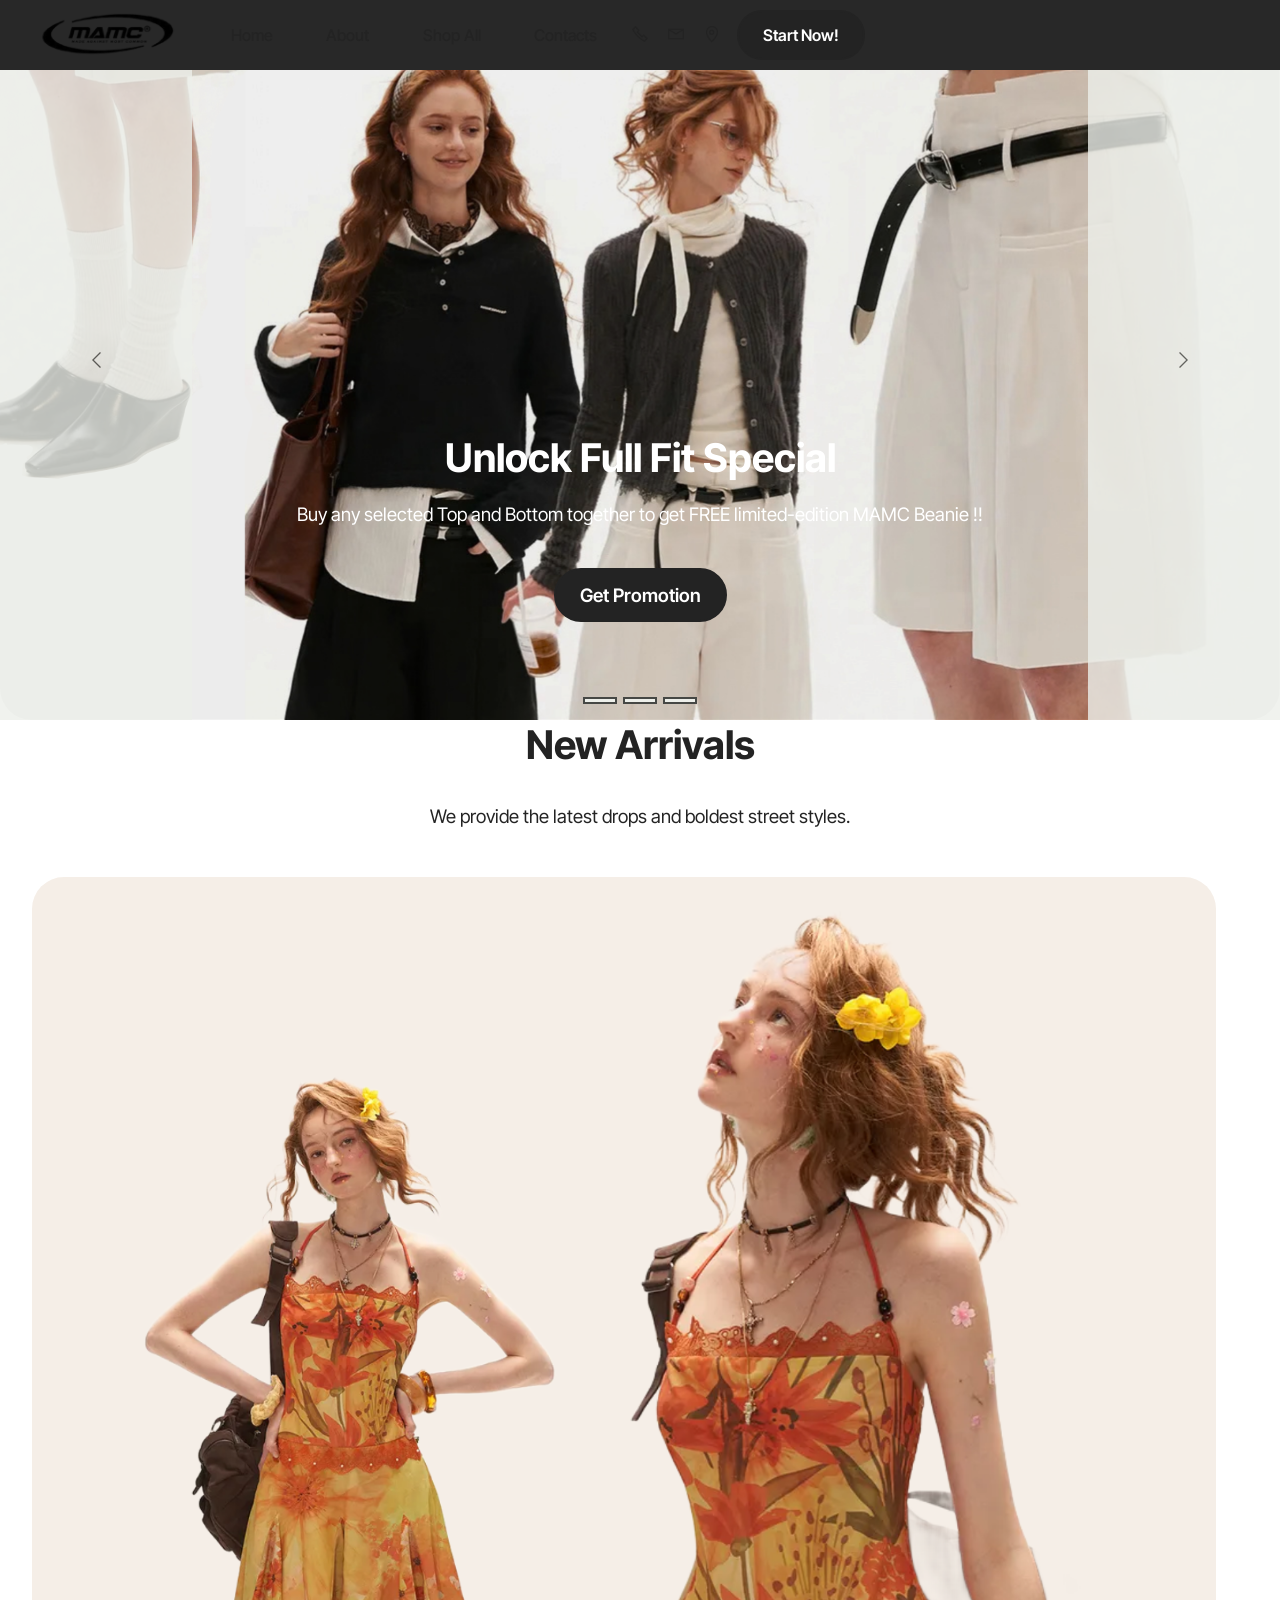
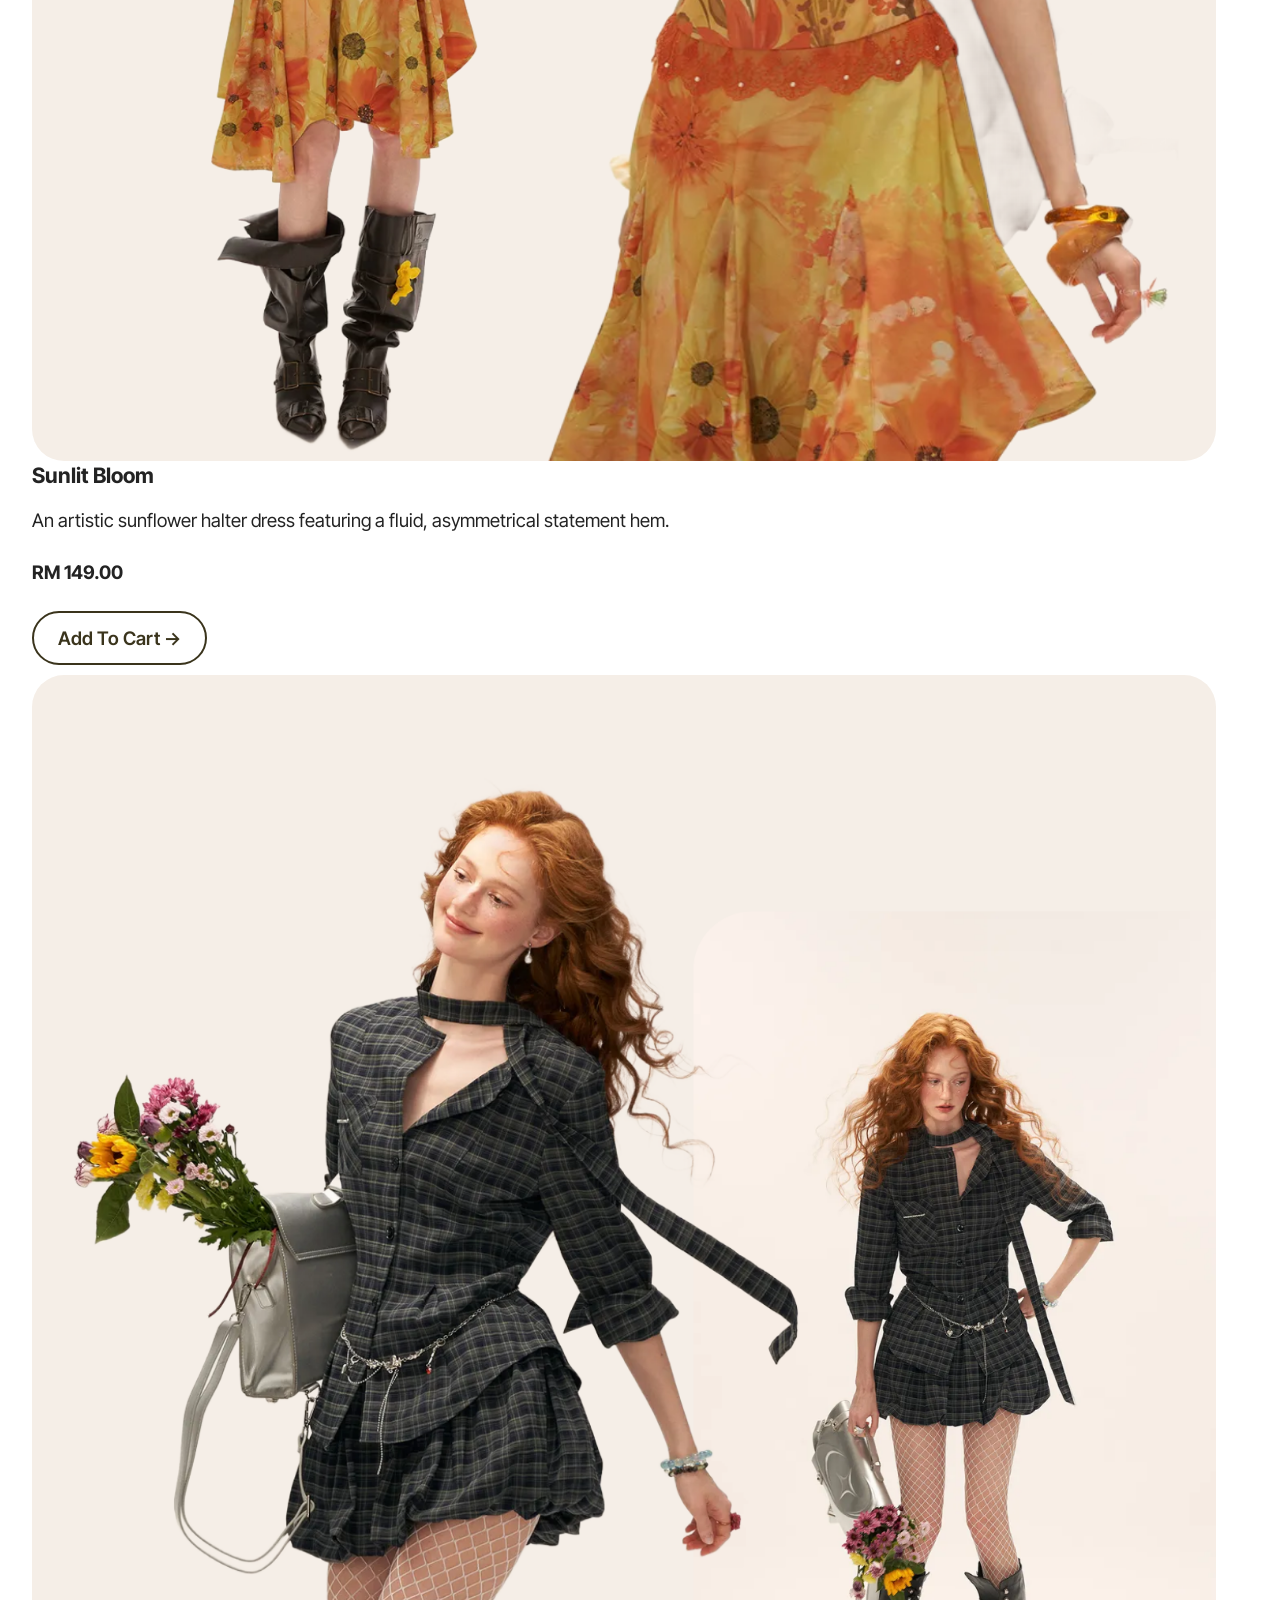
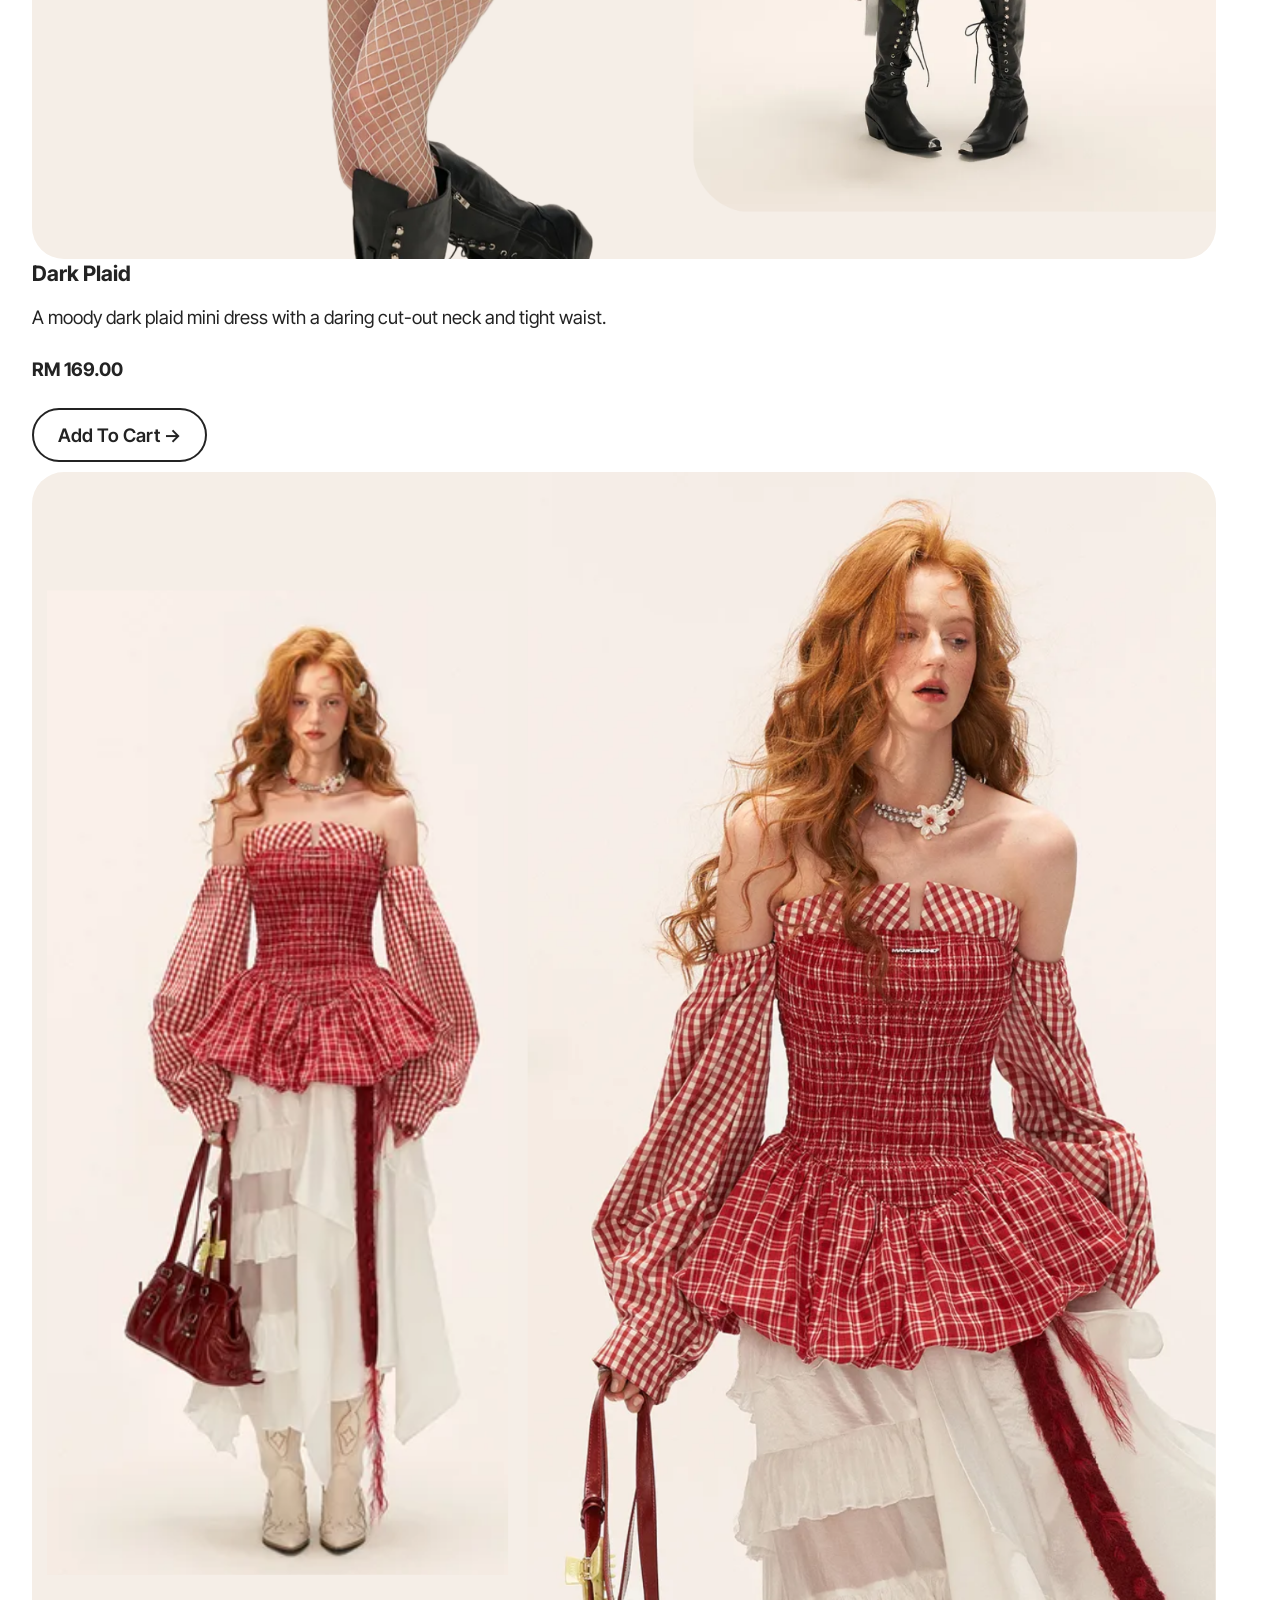
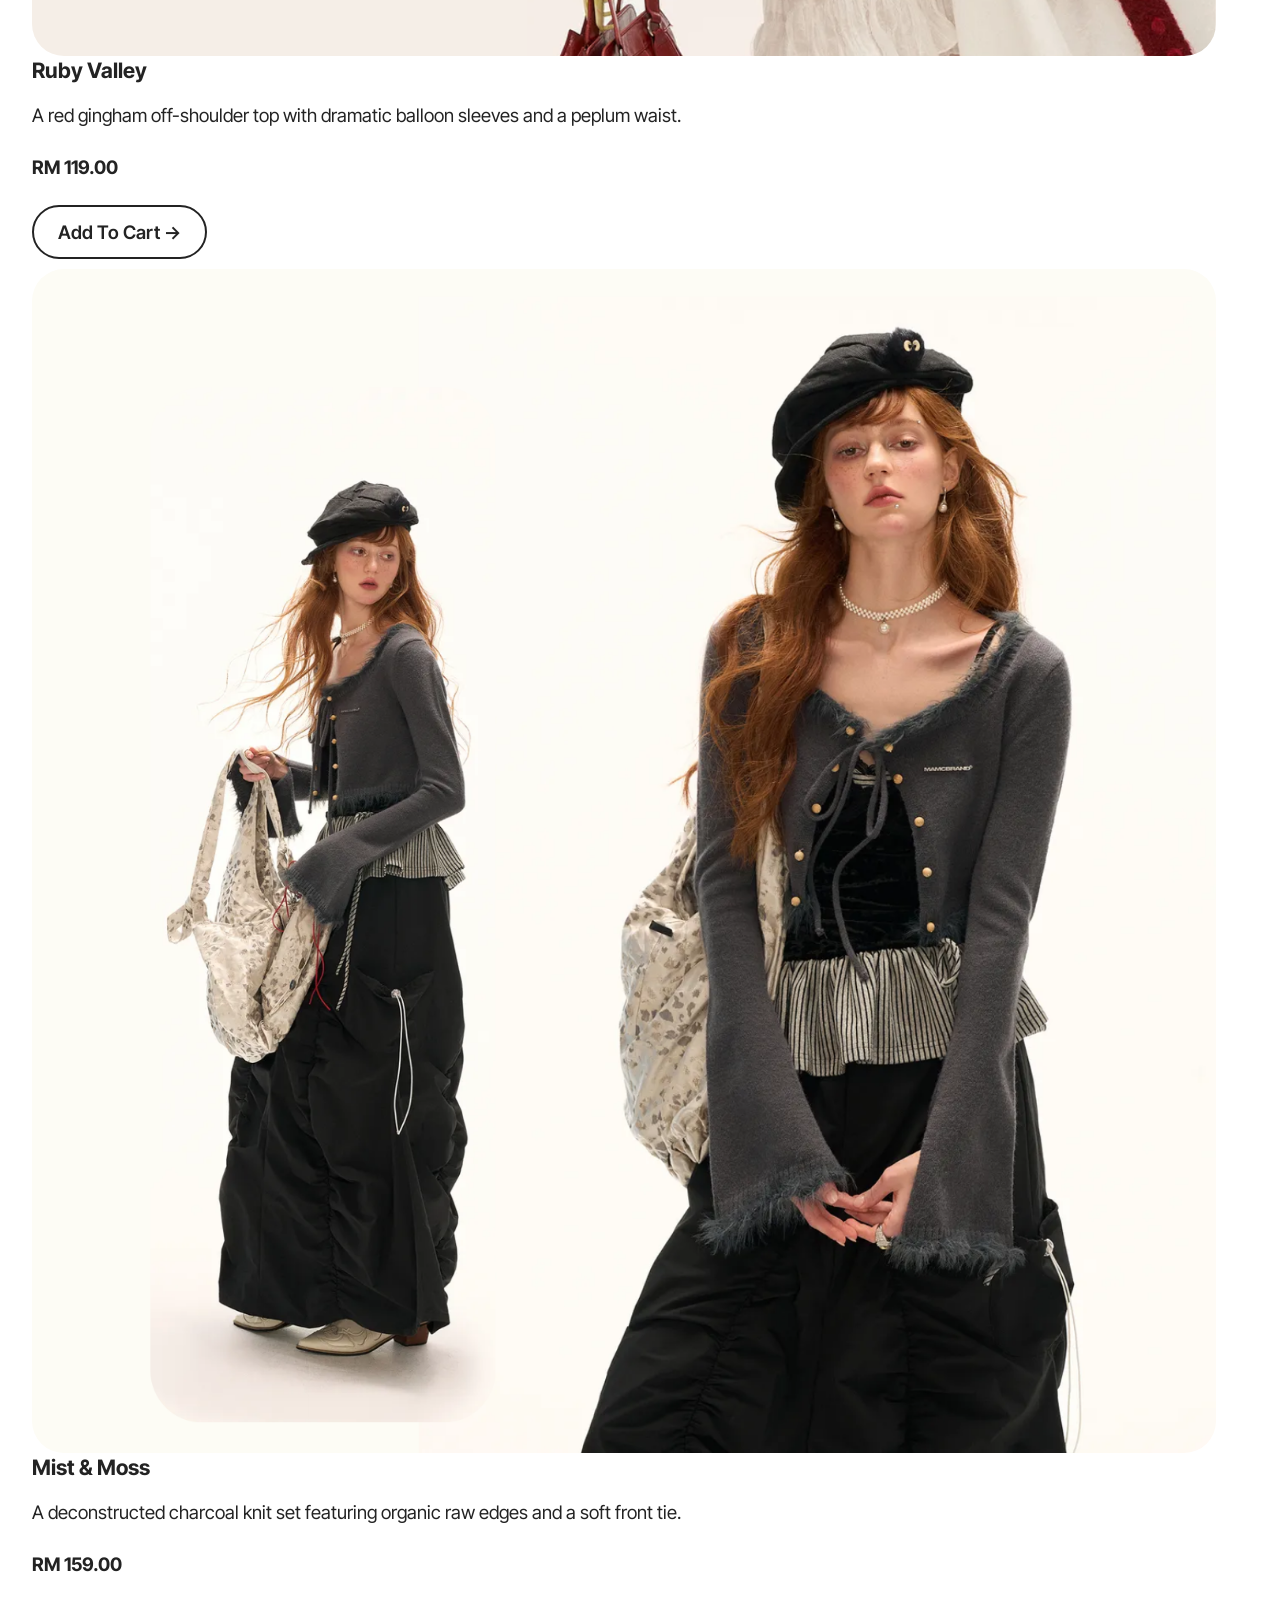
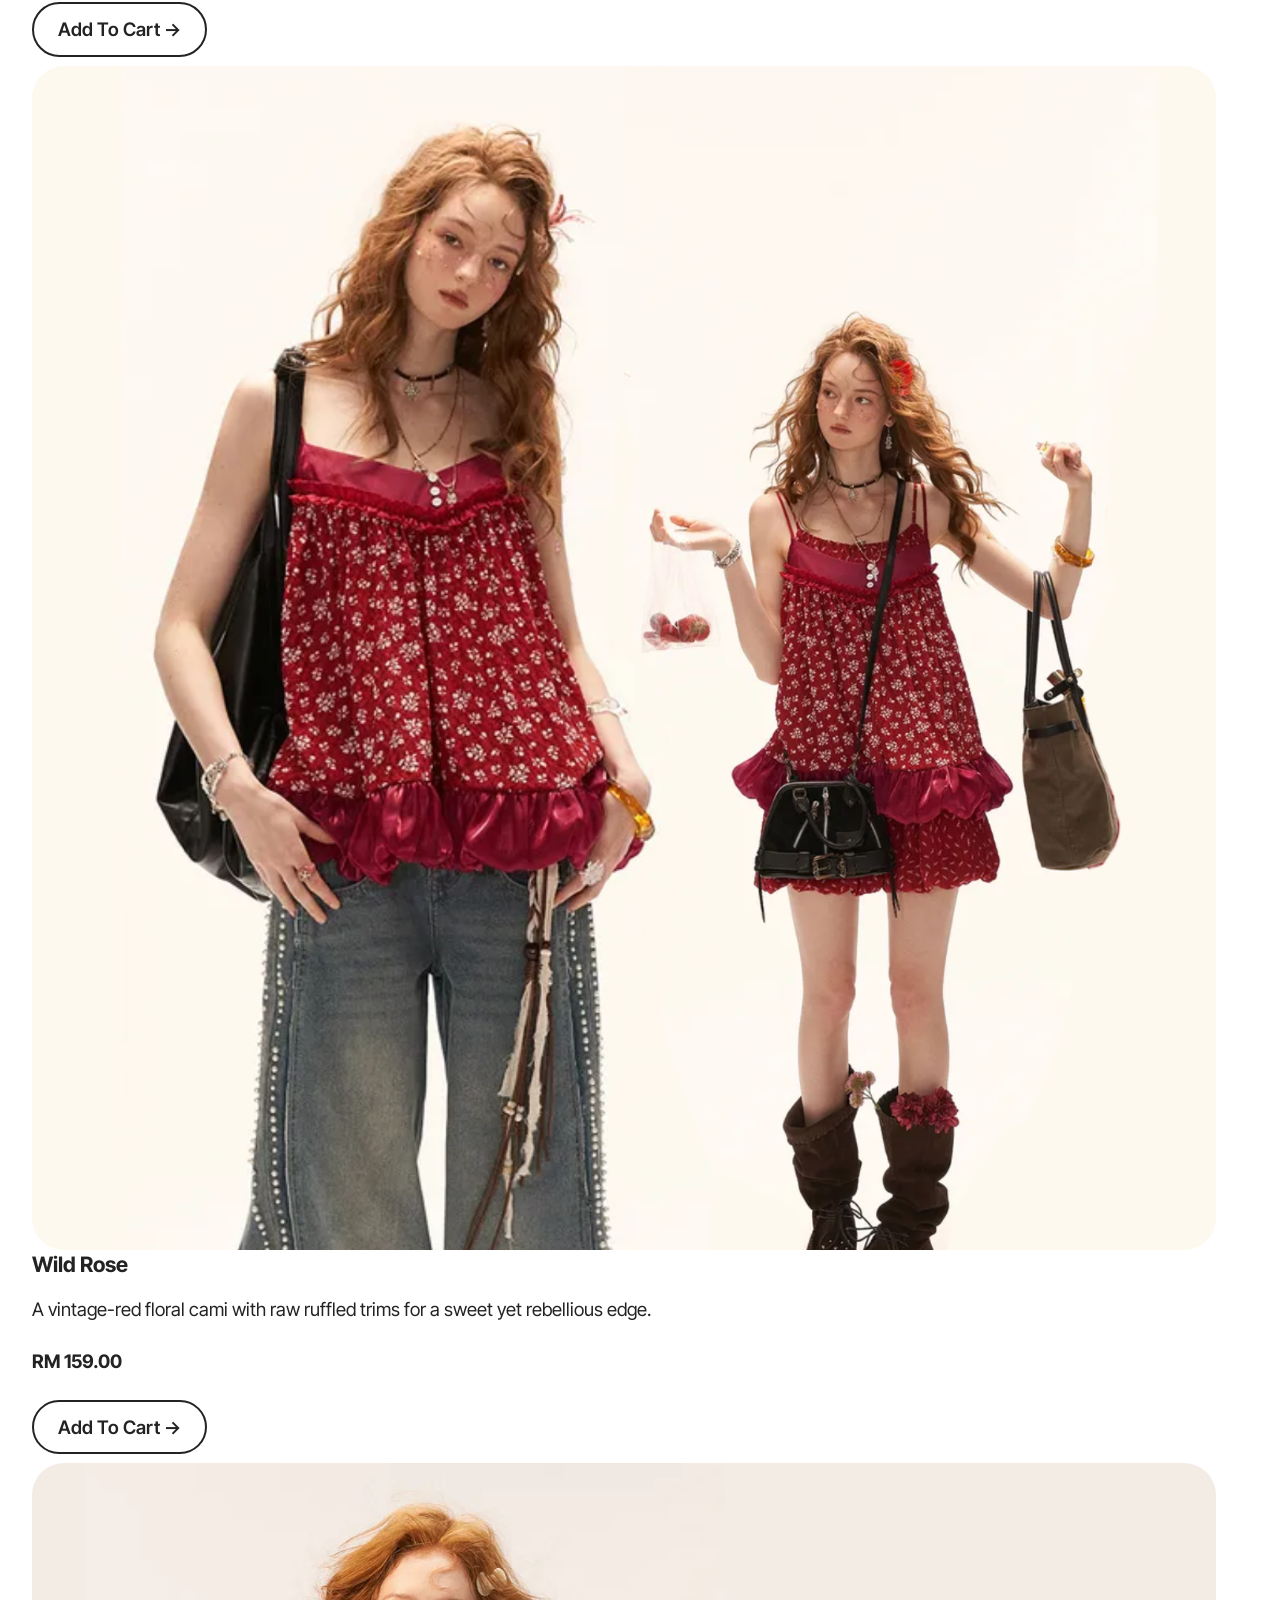
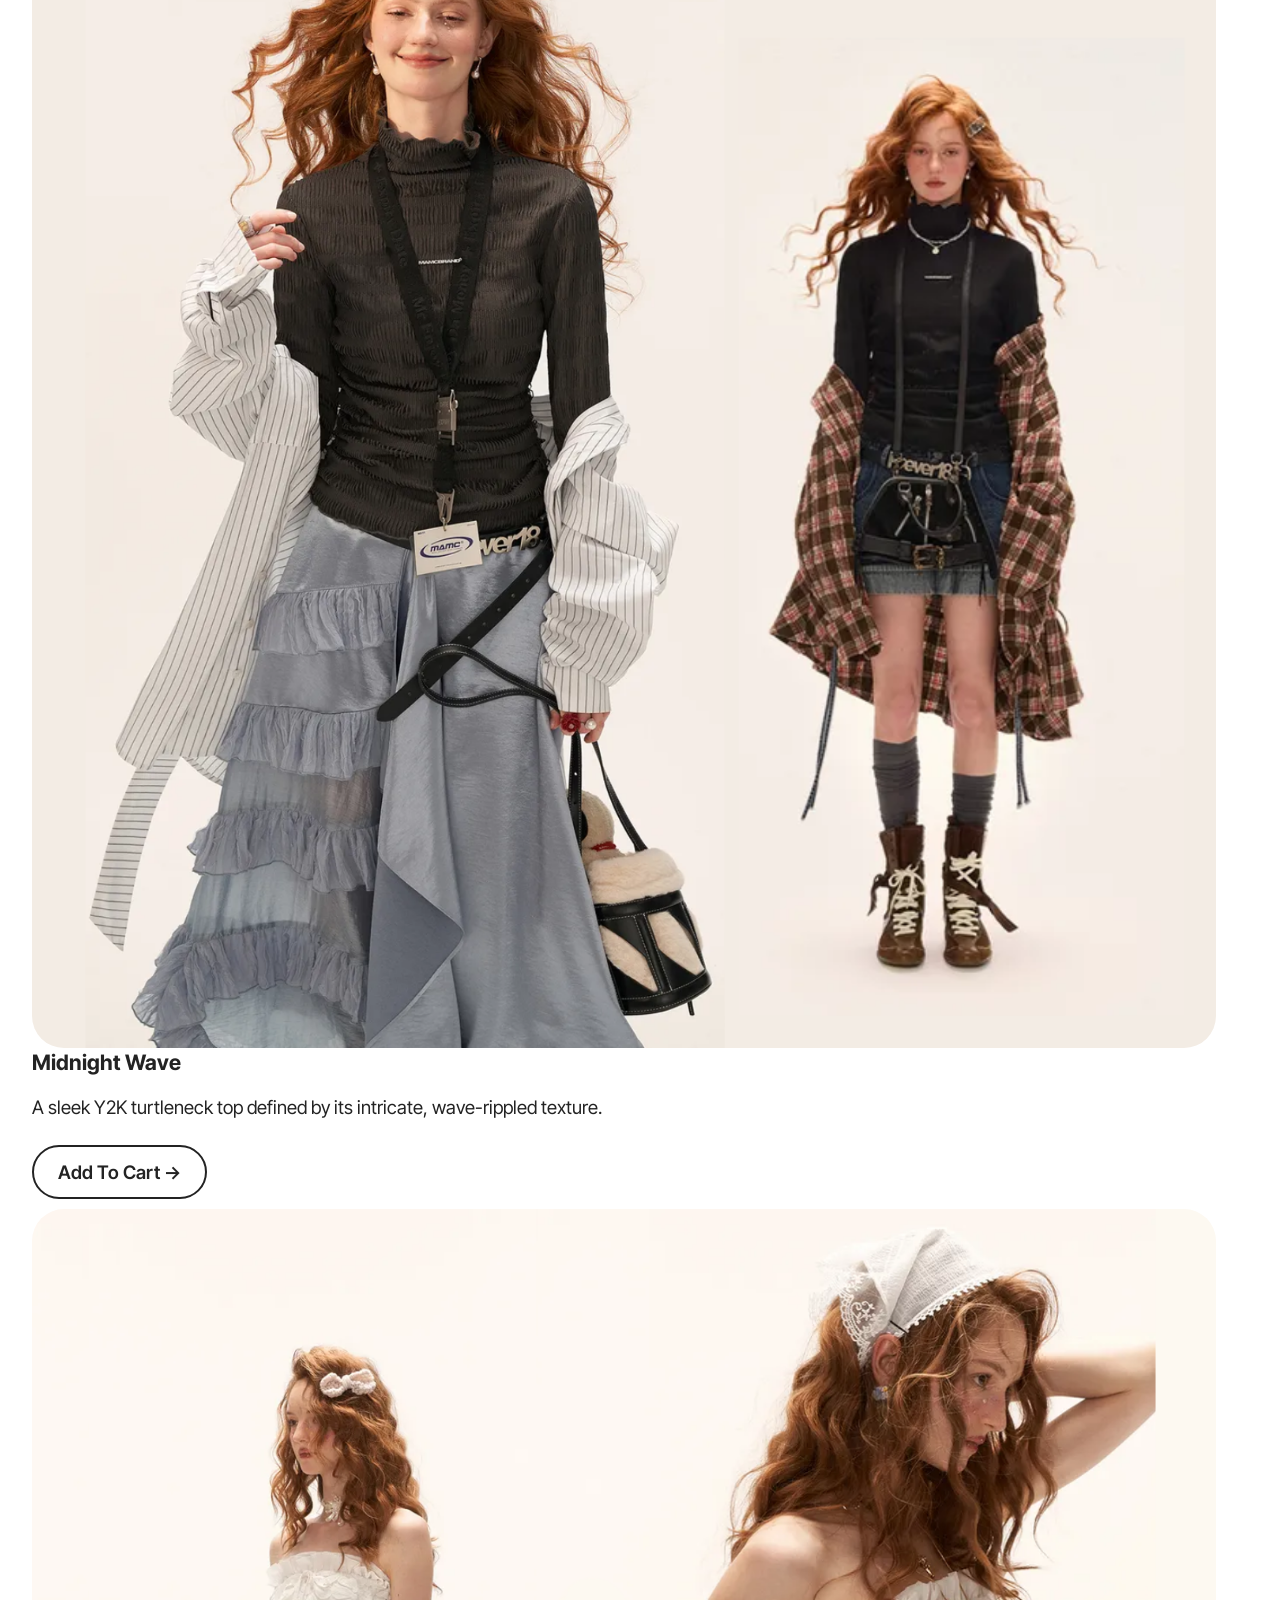
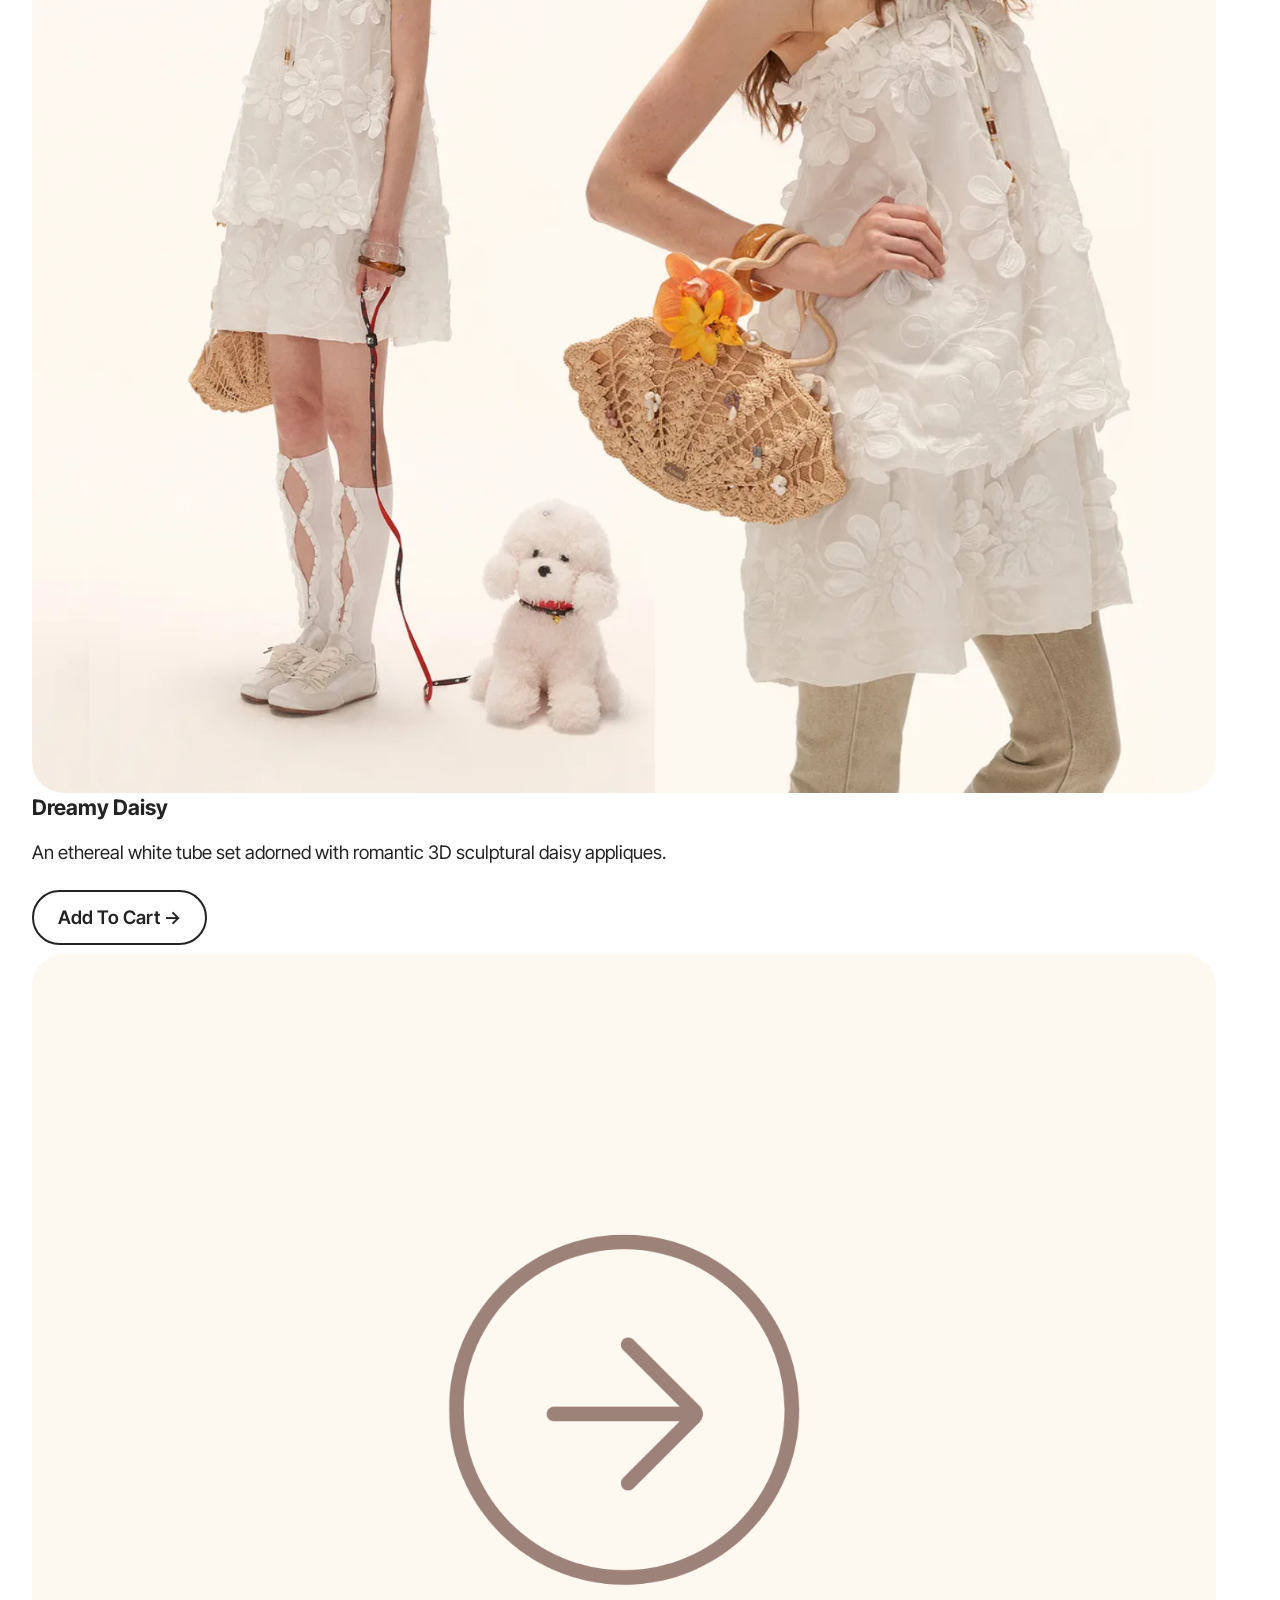
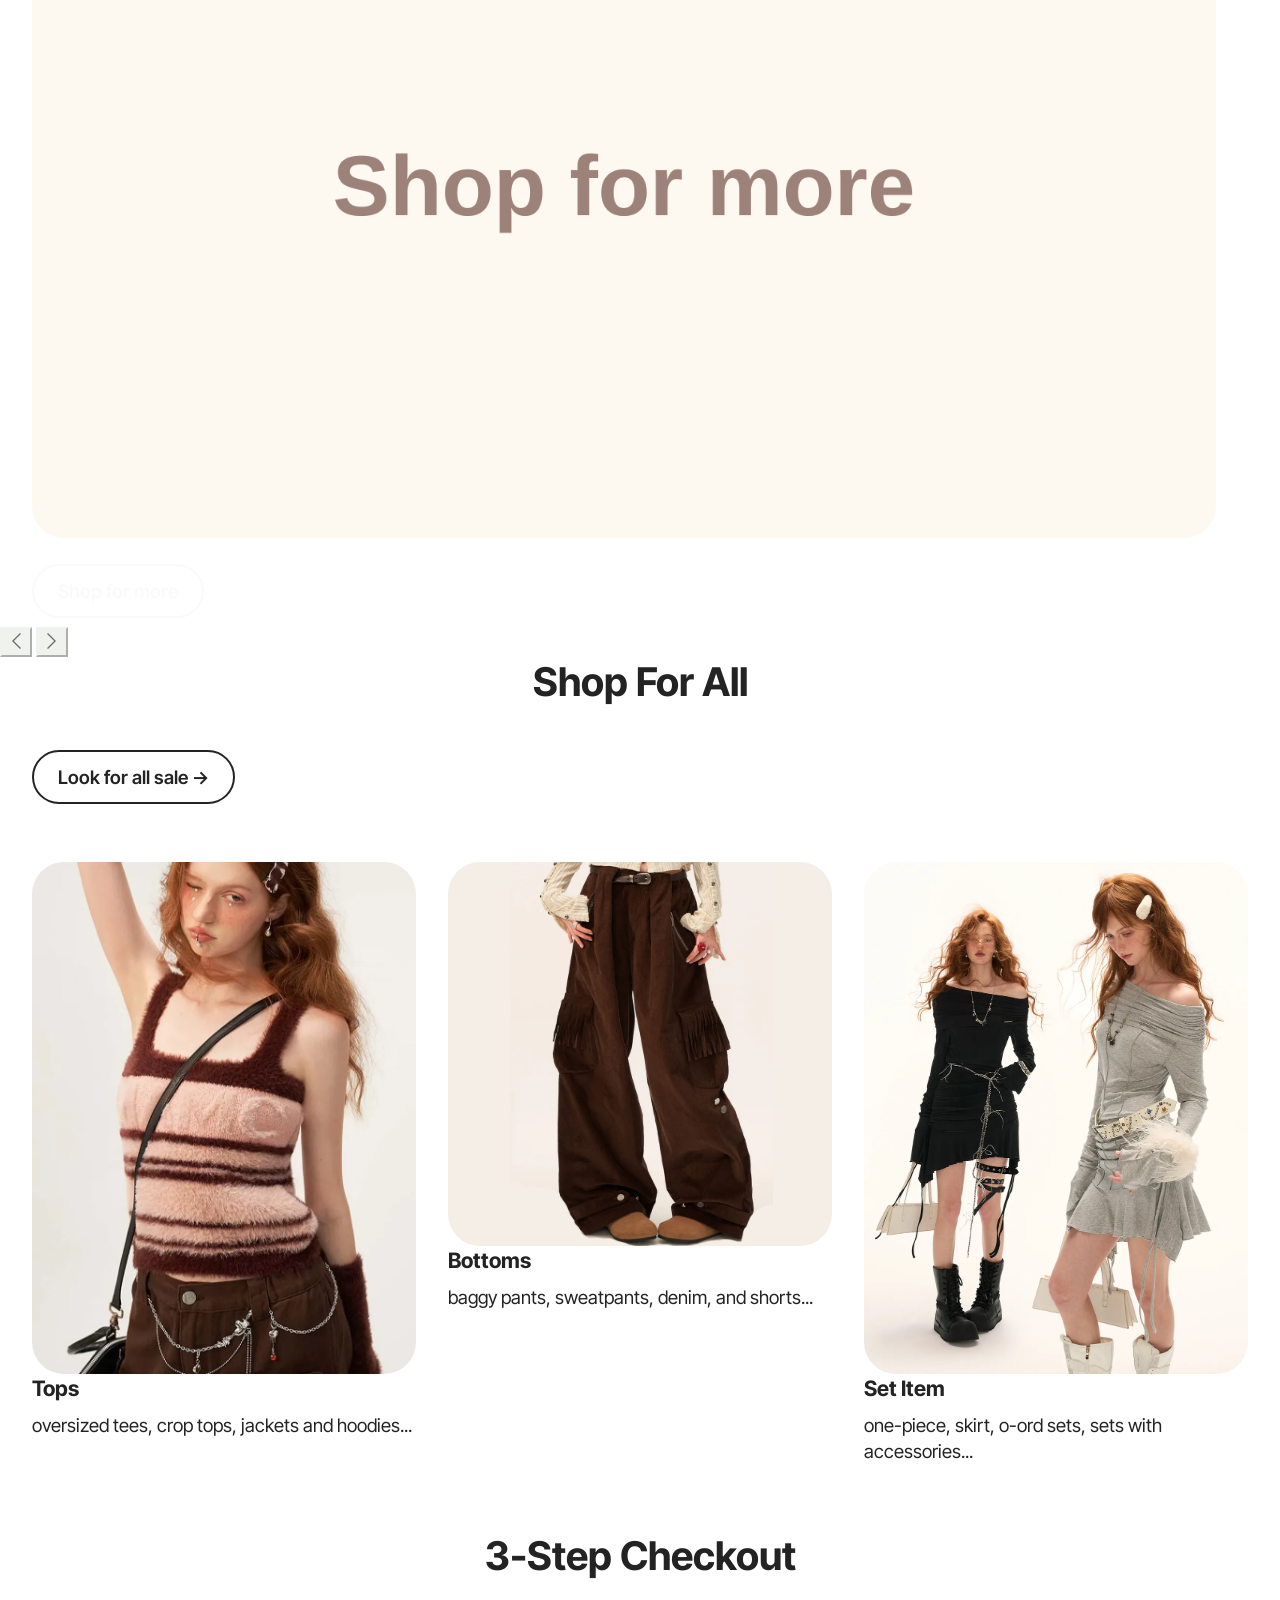
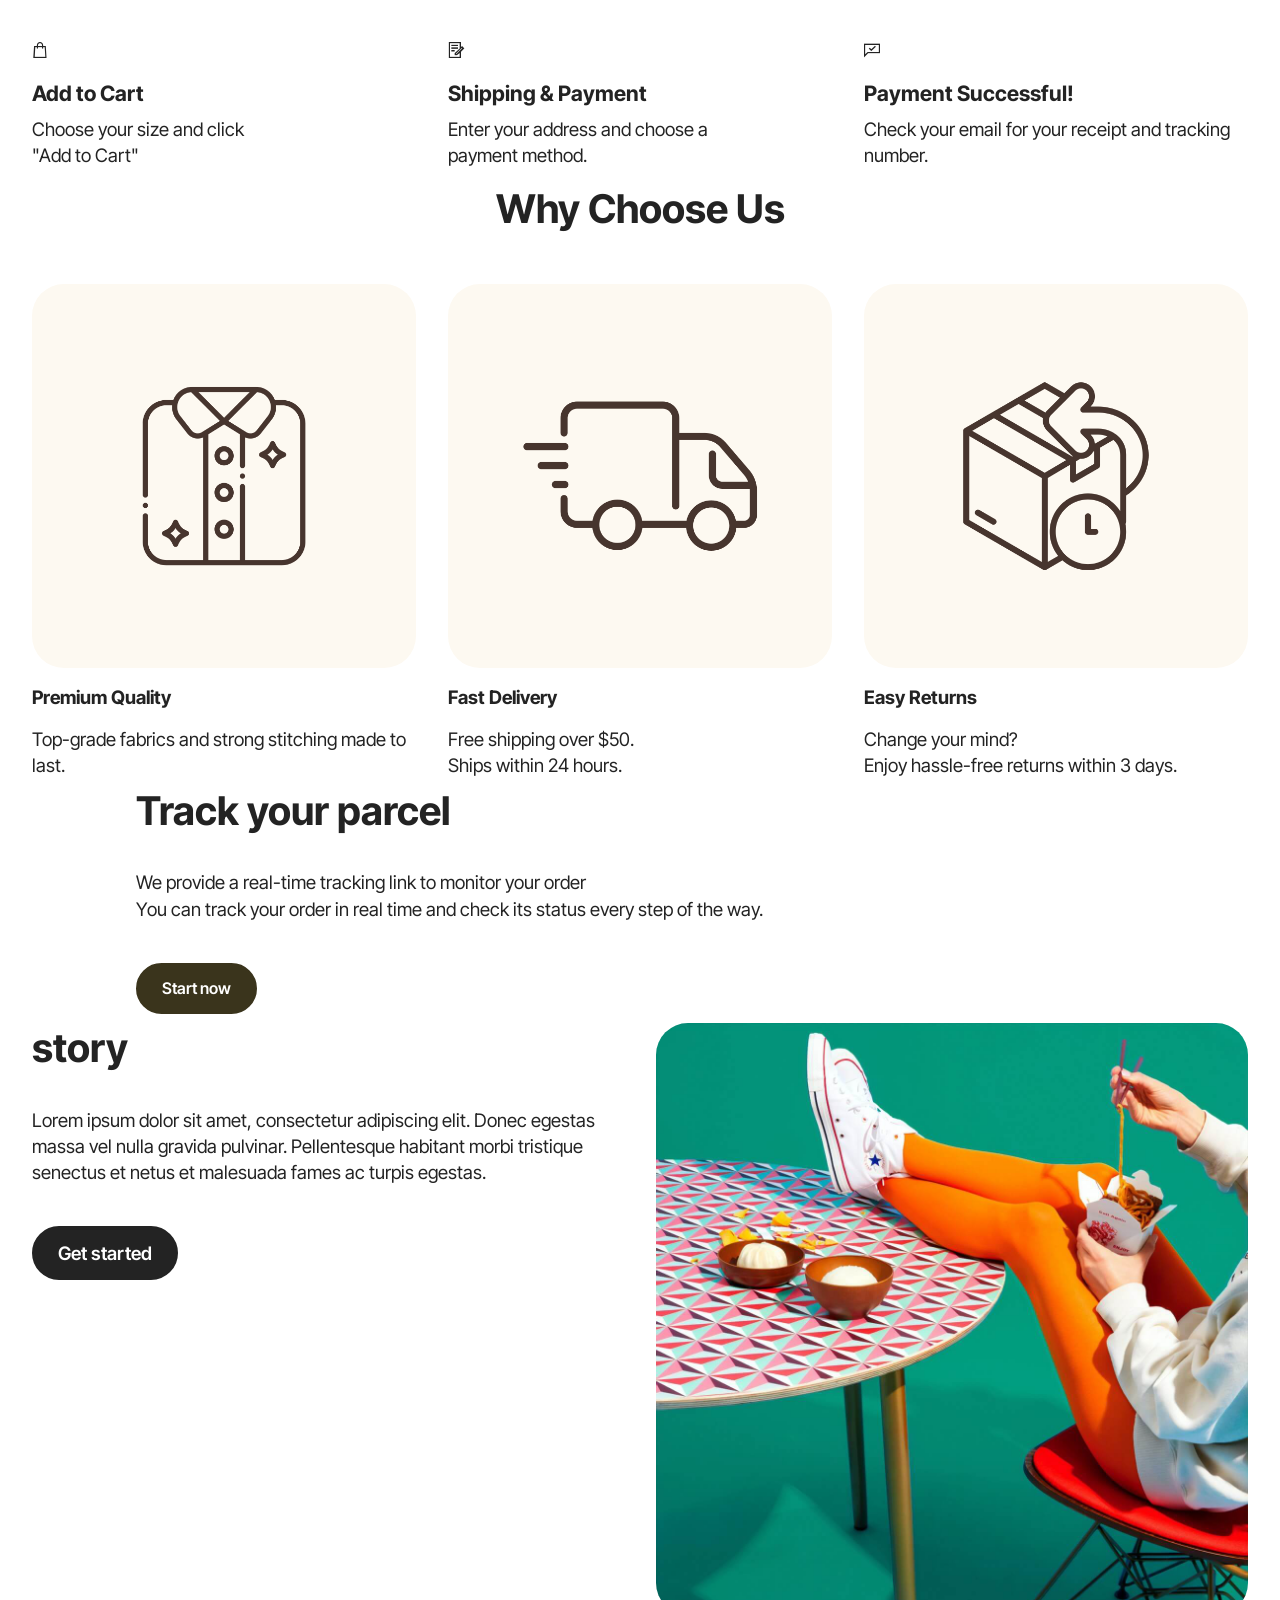
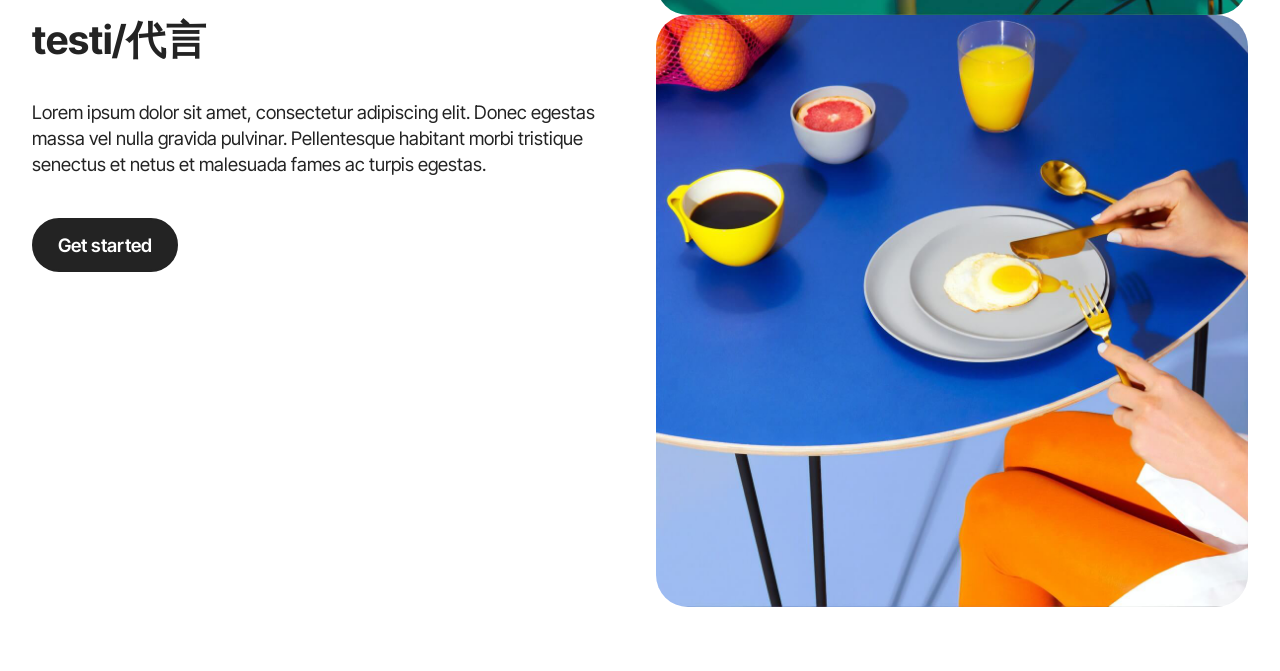
<file: page3.html>
<!DOCTYPE html>
<html  >
<head>
  <!-- Site made with Mobirise Website Builder v6.1.12, https://mobirise.com -->
  <meta charset="UTF-8">
  <meta http-equiv="X-UA-Compatible" content="IE=edge">
  <meta name="generator" content="Mobirise v6.1.12, mobirise.com">
  <meta name="viewport" content="width=device-width, initial-scale=1, minimum-scale=1">
  <link rel="shortcut icon" href="assets/images/image-removebg-preview-1.png" type="image/x-icon">
  <meta name="description" content="">
  
  
  <title>Shop All</title>
  <link rel="stylesheet" href="assets/web/assets/mobirise-icons2/mobirise2.css">
  <link rel="stylesheet" href="assets/bootstrap/css/bootstrap.min.css">
  <link rel="stylesheet" href="assets/animatecss/animate.css">
  <link rel="stylesheet" href="assets/dropdown/css/style.css">
  <link rel="stylesheet" href="assets/theme/css/style.css">
  <link rel="preload" href="https://fonts.googleapis.com/css?family=Archivo+Black:400&display=swap" as="style" onload="this.onload=null;this.rel='stylesheet'">
  <noscript><link rel="stylesheet" href="https://fonts.googleapis.com/css?family=Archivo+Black:400&display=swap"></noscript>
  <link rel="preload" href="https://fonts.googleapis.com/css?family=Inter+Tight:100,200,300,400,500,600,700,800,900,100i,200i,300i,400i,500i,600i,700i,800i,900i&display=swap" as="style" onload="this.onload=null;this.rel='stylesheet'">
  <noscript><link rel="stylesheet" href="https://fonts.googleapis.com/css?family=Inter+Tight:100,200,300,400,500,600,700,800,900,100i,200i,300i,400i,500i,600i,700i,800i,900i&display=swap"></noscript>
  <link rel="preload" as="style" href="assets/mobirise/css/mbr-additional.css?v=J6qqvc"><link rel="stylesheet" href="assets/mobirise/css/mbr-additional.css?v=J6qqvc" type="text/css">

  
  
  
</head>
<body>
  
  <section data-bs-version="5.1" class="menu menu6 cid-vxhFIkMuS3" once="menu" id="menu06-28">
	

	<nav class="navbar navbar-dropdown opacityScroll navbar-fixed-top navbar-expand-lg">
		<div class="container">
			<div class="navbar-brand">
				<span class="navbar-logo">
					<a href="https://mobiri.se">
						<img src="assets/images/image-removebg-preview-1.png" alt="Mobirise Website Builder" style="height: 3rem;">
					</a>
				</span>
				
			</div>
			<button class="navbar-toggler" type="button" data-toggle="collapse" data-bs-toggle="collapse" data-target="#navbarSupportedContent" data-bs-target="#navbarSupportedContent" aria-controls="navbarNavAltMarkup" aria-expanded="false" aria-label="Toggle navigation">
				<div class="hamburger">
					<span></span>
					<span></span>
					<span></span>
					<span></span>
				</div>
			</button>
			<div class="collapse navbar-collapse opacityScroll" id="navbarSupportedContent">
				<ul class="navbar-nav nav-dropdown" data-app-modern-menu="true"><li class="nav-item">
						<a class="nav-link link text-primary display-4" href="index.html#header17-1">Home</a>
					</li><li class="nav-item"><a class="nav-link link text-primary display-4" href="page2.html">About</a></li>
					<li class="nav-item">
						<a class="nav-link link text-primary display-4" href="page3.html" aria-expanded="false">Shop All</a>
					</li>
					<li class="nav-item">
						<a class="nav-link link text-primary display-4" href="https://mobiri.se">Contacts</a>
					</li></ul>
				<div class="icons-menu">
					<a class="iconfont-wrapper" href="https://mobiri.se">
						<span class="p-2 mbr-iconfont mobi-mbri-phone mobi-mbri"></span>
					</a>
					<a class="iconfont-wrapper" href="https://mobiri.se">
						<span class="p-2 mbr-iconfont mobi-mbri-letter mobi-mbri"></span>
					</a>
					<a class="iconfont-wrapper" href="https://mobiri.se">
						<span class="p-2 mbr-iconfont mobi-mbri-map-pin mobi-mbri"></span>
					</a>
					
				</div>
				<div class="navbar-buttons mbr-section-btn"><a class="btn btn-primary display-4" href="https://mobiri.se"> Start Now!</a></div>
			</div>
		</div>
	</nav>
</section>

<section data-bs-version="5.1" class="slider3 cid-vxhFImUgjO" id="slider03-2c">
    
    <div class="carousel slide carousel-fade" id="vxkH9keYVA" data-ride="carousel" data-bs-ride="carousel" data-interval="6000" data-bs-interval="6000">
        <ol class="carousel-indicators">
            <li data-slide-to="0" data-bs-slide-to="0" class="active" data-target="#vxkH9keYVA" data-bs-target="#vxkH9keYVA"></li><li data-slide-to="1" data-bs-slide-to="1" class="" data-target="#vxkH9keYVA" data-bs-target="#vxkH9keYVA"></li><li data-slide-to="2" data-bs-slide-to="2" class="" data-target="#vxkH9keYVA" data-bs-target="#vxkH9keYVA"></li>
            
            
        </ol>
        <div class="carousel-inner">
            
            <div class="carousel-item slider-image item active">
                <div class="item-wrapper">
                    <img class="d-block w-100" src="assets/images/untitled-design-18.png" alt="Mobirise Website Builder" data-slide-to="0" data-bs-slide-to="0">
                    
                    <div class="carousel-caption">
                        <h2 class="mbr-section-subtitle mbr-fonts-style mb-3 display-2"><strong>Unlock Full Fit Special</strong></h2>
                        <p class="mbr-section-text mbr-fonts-style mb-4 display-7">Buy any selected Top and Bottom together to get FREE limited-edition MAMC Beanie !!</p>
                        <div class="mbr-section-btn mb-5"><a class="btn btn-primary display-7" href="https://mobiri.se">Get Promotion</a></div>     
                    </div>
                </div>
            </div><div class="carousel-item slider-image item">
                <div class="item-wrapper">
                    <img class="d-block w-100" src="assets/images/86035283.jpeg" alt="Mobirise Website Builder" data-slide-to="1" data-bs-slide-to="1">
                    
                    <div class="carousel-caption">
                        <h2 class="mbr-section-subtitle mbr-fonts-style mb-3 display-2"><strong>MAMC Cyber Flash Sale</strong></h2>
                        <p class="mbr-section-text mbr-fonts-style mb-4 display-7">Get 15% off your entire order when you purchase<br> any 2 items from our Unisex collection.</p>
                        <div class="mbr-section-btn mb-5"><a class="btn btn-primary display-7" href="https://mobiri.se">Get Promotion</a></div>     
                    </div>
                </div>
            </div>
            <div class="carousel-item slider-image item">
                <div class="item-wrapper">
                    <img class="d-block w-100" src="assets/images/untitled-design-17.png" alt="Mobirise Website Builder" data-slide-to="3" data-bs-slide-to="3">
                    
                    <div class="carousel-caption">
                        <h2 class="mbr-section-subtitle mbr-fonts-style mb-3 display-2"><strong>MAMC Cash Back Special</strong></h2>
                        <p class="mbr-section-text mbr-fonts-style mb-4 display-7">Spend $100 or more to get a FREE $20 MAMC Digital Gift Card for your next street haul.</p>
                        <div class="mbr-section-btn mb-5"><a class="btn btn-primary display-7" href="https://mobiri.se">Get Promotion</a></div>     
                    </div>
                </div>
            </div>
        </div>
        <a class="carousel-control carousel-control-prev" role="button" data-slide="prev" data-bs-slide="prev" href="#vxkH9keYVA">
            <span class="mobi-mbri mobi-mbri-arrow-prev" aria-hidden="true"></span>
            <span class="sr-only visually-hidden">Previous</span>
        </a>
        <a class="carousel-control carousel-control-next" role="button" data-slide="next" data-bs-slide="next" href="#vxkH9keYVA">
            <span class="mobi-mbri mobi-mbri-arrow-next" aria-hidden="true"></span>
            <span class="sr-only visually-hidden">Next</span>
        </a>
    </div>
</section>

<section data-bs-version="5.1" class="features017 mbr-embla cid-vxhFIlYAqv" id="features017-2a">
	
	
	<div class="position-relative">
		<div class="container-fluid">
			<div class="row justify-content-center">
				<div class="col-12 content-head">
					<div class="mbr-section-head mb-5">
						<h4 class="mbr-section-title mbr-fonts-style align-center mb-0 display-2">
							<strong>New Arrivals</strong></h4>
						<h5 class="mbr-section-subtitle mbr-fonts-style align-center mb-0 mt-4 display-7">We provide the latest drops and boldest street styles.</h5>
					</div>
				</div>
			</div>
		</div>

		<div class="embla" data-skip-snaps="true" data-align="center" data-contain-scroll="trimSnaps" data-auto-play-interval="5" data-draggable="true">
			<div class="embla__viewport container-fluid">
				<div class="embla__container">
					<div class="embla__slide slider-image item active" style="margin-left: 1rem; margin-right: 1rem;">
					<div class="slide-content">
						<div class="item-img">
							<div class="item-wrapper">
								<img src="assets/images/2.png" alt="Mobirise Website Builder" title="" data-slide-to="0" data-bs-slide-to="0">
							</div>
						</div>
						<div class="item-content">
							<h5 class="item-title mbr-fonts-style display-5"><strong>Sunlit Bloom</strong></h5>
							
							<p class="mbr-text mbr-fonts-style mt-3 display-7">
								An artistic sunflower halter dress featuring a fluid, asymmetrical statement hem.<br><br><strong>RM 149.00</strong></p>
						</div>
						<div class="mbr-section-btn item-footer mt-2"><a href="" class="btn item-btn btn-success-outline display-7" target="_blank">Add To Cart →</a></div>
					</div>
					</div><div class="embla__slide slider-image item" style="margin-left: 1rem; margin-right: 1rem;">
					<div class="slide-content">
						<div class="item-img">
							<div class="item-wrapper">
								<img src="assets/images/3.png" alt="Mobirise Website Builder" title="" data-slide-to="1" data-bs-slide-to="1">
							</div>
						</div>
						<div class="item-content">
							<h5 class="item-title mbr-fonts-style display-5"><strong>Dark Plaid</strong></h5>
							
							<p class="mbr-text mbr-fonts-style mt-3 display-7">
								A moody dark plaid mini dress with a daring cut-out neck and tight waist.<br><br><strong>RM 169.00</strong><br>
							</p>
						</div>
						<div class="mbr-section-btn item-footer mt-2"><a href="" class="btn item-btn btn-black-outline display-7" target="_blank">Add To Cart →</a></div>
					</div>
					</div><div class="embla__slide slider-image item" style="margin-left: 1rem; margin-right: 1rem;">
					<div class="slide-content">
						<div class="item-img">
							<div class="item-wrapper">
								<img src="assets/images/4.png" alt="Mobirise Website Builder" title="" data-slide-to="2" data-bs-slide-to="2">
							</div>
						</div>
						<div class="item-content">
							<h5 class="item-title mbr-fonts-style display-5"><strong>Ruby Valley</strong></h5>
							
							<p class="mbr-text mbr-fonts-style mt-3 display-7">
								A red gingham off-shoulder top with dramatic balloon sleeves and a peplum waist.<br><br><strong>RM 119.00</strong><br>
							</p>
						</div>
						<div class="mbr-section-btn item-footer mt-2"><a href="" class="btn item-btn btn-black-outline display-7" target="_blank">Add To Cart → </a></div>
					</div>
					</div><div class="embla__slide slider-image item" style="margin-left: 1rem; margin-right: 1rem;">
					<div class="slide-content">
						<div class="item-img">
							<div class="item-wrapper">
								<img src="assets/images/6.png" alt="Mobirise Website Builder" title="" data-slide-to="3" data-bs-slide-to="3">
							</div>
						</div>
						<div class="item-content">
							<h5 class="item-title mbr-fonts-style display-5"><strong>Mist &amp; Moss</strong></h5>
							
							<p class="mbr-text mbr-fonts-style mt-3 display-7">
								A deconstructed charcoal knit set featuring organic raw edges and a soft front tie.<br><br><strong>RM 159.00</strong><br>
							</p>
						</div>
						<div class="mbr-section-btn item-footer mt-2"><a href="" class="btn item-btn btn-black-outline display-7" target="_blank">Add To Cart →</a></div>
					</div>
					</div><div class="embla__slide slider-image item" style="margin-left: 1rem; margin-right: 1rem;">
					<div class="slide-content">
						<div class="item-img">
							<div class="item-wrapper">
								<img src="assets/images/5.png" alt="Mobirise Website Builder" title="" data-slide-to="4" data-bs-slide-to="4">
							</div>
						</div>
						<div class="item-content">
							<h5 class="item-title mbr-fonts-style display-5"><strong>Wild Rose</strong></h5>
							
							<p class="mbr-text mbr-fonts-style mt-3 display-7">A vintage-red floral cami with raw ruffled trims for a sweet yet rebellious edge.<br><br><strong>RM 159.00</strong><br>
							</p>
						</div>
						<div class="mbr-section-btn item-footer mt-2"><a href="" class="btn item-btn btn-black-outline display-7" target="_blank">Add To Cart →</a></div>
					</div>
					</div><div class="embla__slide slider-image item" style="margin-left: 1rem; margin-right: 1rem;">
					<div class="slide-content">
						<div class="item-img">
							<div class="item-wrapper">
								<img src="assets/images/7-1.png" alt="Mobirise Website Builder" title="" data-slide-to="5" data-bs-slide-to="5">
							</div>
						</div>
						<div class="item-content">
							<h5 class="item-title mbr-fonts-style display-5"><strong>Midnight Wave</strong></h5>
							
							<p class="mbr-text mbr-fonts-style mt-3 display-7">
								A sleek Y2K turtleneck top defined by its intricate, wave-rippled texture.
							</p>
						</div>
						<div class="mbr-section-btn item-footer mt-2"><a href="" class="btn item-btn btn-black-outline display-7" target="_blank">Add To Cart →</a></div>
					</div>
					</div><div class="embla__slide slider-image item" style="margin-left: 1rem; margin-right: 1rem;">
					<div class="slide-content">
						<div class="item-img">
							<div class="item-wrapper">
								<img src="assets/images/8.png" alt="Mobirise Website Builder" title="" data-slide-to="6" data-bs-slide-to="6">
							</div>
						</div>
						<div class="item-content">
							<h5 class="item-title mbr-fonts-style display-5"><strong>Dreamy Daisy</strong></h5>
							
							<p class="mbr-text mbr-fonts-style mt-3 display-7">An ethereal white tube set adorned with romantic 3D sculptural daisy appliques.
							</p>
						</div>
						<div class="mbr-section-btn item-footer mt-2"><a href="" class="btn item-btn btn-black-outline display-7" target="_blank">Add To Cart →</a></div>
					</div>
					</div><div class="embla__slide slider-image item" style="margin-left: 1rem; margin-right: 1rem;">
					<div class="slide-content">
						<div class="item-img">
							<div class="item-wrapper">
								<img src="assets/images/shop-for-more.png" alt="Mobirise Website Builder" title="" data-slide-to="7" data-bs-slide-to="7">
							</div>
						</div>
						<div class="item-content">
							<h5 class="item-title mbr-fonts-style display-5"></h5>
							
							<p class="mbr-text mbr-fonts-style mt-3 display-7"></p>
						</div>
						<div class="mbr-section-btn item-footer mt-2"><a href="page3.html" class="btn item-btn btn-white-outline display-7">Shop for more</a></div>
					</div>
					</div>
					
					
					
					
					
					
					
				</div>
			</div>
			<button class="embla__button embla__button--prev">
				<span class="mobi-mbri mobi-mbri-arrow-prev mbr-iconfont" aria-hidden="true"></span>
				<span class="sr-only visually-hidden visually-hidden visually-hidden">Previous</span>
			</button>
			<button class="embla__button embla__button--next">
				<span class="mobi-mbri mobi-mbri-arrow-next mbr-iconfont" aria-hidden="true"></span>
				<span class="sr-only visually-hidden visually-hidden visually-hidden">Next</span>
			</button>
		</div>
	</div>
</section>

<section data-bs-version="5.1" class="features6 start cid-vxhFImyOPH" id="features06-2b">
	
	
	<div class="container">
		<div class="row justify-content-center">
			<div class="col-12 content-head">
				<div class="mbr-section-head mb-5">
					<h4 class="mbr-section-title mbr-fonts-style align-center mb-0 display-2">
						<strong>Shop For All</strong></h4>
					
					<div class="mbr-section-btn item-footer mt-4"><a href="" class="btn item-btn btn-black-outline display-7">Look for all sale →</a></div>
				</div>
			</div>
		</div>
		<div class="row">
			<div class="item features-image col-12 col-md-6 col-lg-4 active">
				<div class="item-wrapper">
					<div class="item-img">
						<img src="assets/images/86039114-1.webp" alt="Mobirise Website Builder" data-slide-to="1" data-bs-slide-to="1">
					</div>
					<div class="item-content">
						<h5 class="item-title mbr-fonts-style display-5">
							<strong>Tops</strong></h5>
						<p class="mbr-text mbr-fonts-style display-7">oversized tees, crop tops, jackets and hoodies...</p>
						
					</div>
				</div>
			</div>
			<div class="item features-image col-12 col-md-6 col-lg-4">
				<div class="item-wrapper">
					<div class="item-img">
						<img src="assets/images/shop-for-more-4.png" alt="Mobirise Website Builder" data-slide-to="2" data-bs-slide-to="2">
					</div>
					<div class="item-content">
						<h5 class="item-title mbr-fonts-style display-5">
							<strong>Bottoms</strong></h5>
						<p class="mbr-text mbr-fonts-style display-7">baggy pants, sweatpants, denim, and shorts...</p>
						
					</div>
				</div>
			</div>
			<div class="item features-image col-12 col-md-6 col-lg-4">
				<div class="item-wrapper">
					<div class="item-img">
						<img src="assets/images/93661478.jpg" alt="Mobirise Website Builder" data-slide-to="3" data-bs-slide-to="3">
					</div>
					<div class="item-content">
						<h5 class="item-title mbr-fonts-style display-5">
							<strong>Set Item</strong></h5>
						<p class="mbr-text mbr-fonts-style display-7">
							one-piece, skirt, o-ord sets, sets with accessories...<br>
						</p>
						
					</div>
				</div>
			</div>
		</div>
	</div>
</section>

<section data-bs-version="5.1" class="features10 cid-vxhFIneyPW" id="features010-2d">
  

  
  
  <div class="container">
    <div class="row justify-content-center mb-5">
      <div class="col-12 mb-0 content-head">
        <h3 class="mbr-section-title mbr-fonts-style align-center display-2"><strong><br></strong><strong>3-Step Checkout</strong></h3>
        
      </div>
    </div>
    <div class="row">
      <div class="item features-without-image col-12 col-md-6 col-lg-4">
        <div class="item-wrapper">
          <div class="card-box align-left">
            <div class="iconfont-wrapper mb-3">
              <span class="mbr-iconfont mobi-mbri-shopping-bag mobi-mbri"></span>
            </div>
            <h5 class="card-title mbr-fonts-style display-5"><strong>Add to Cart</strong></h5>
            <p class="card-text mbr-fonts-style mb-3 display-7">
              Choose your size and click <br>"Add to Cart"</p>
            
          </div>
        </div>
      </div>
      <div class="item features-without-image col-12 col-md-6 col-lg-4">
        <div class="item-wrapper">
          <div class="card-box align-left">
            <div class="iconfont-wrapper mb-3">
              <span class="mbr-iconfont mobi-mbri-contact-form mobi-mbri"></span>
            </div>
            <h5 class="card-title mbr-fonts-style display-5"><strong>Shipping &amp; Payment</strong></h5>
            <p class="card-text mbr-fonts-style mb-3 display-7">
              Enter your address and choose a <br>payment method.
            </p>
            
          </div>
        </div>
      </div>
      <div class="item features-without-image col-12 col-md-6 col-lg-4">
        <div class="item-wrapper">
          <div class="card-box align-left">
            <div class="iconfont-wrapper mb-3">
              <span class="mbr-iconfont mobi-mbri-cust-feedback mobi-mbri"></span>
            </div>
            <h5 class="card-title mbr-fonts-style display-5"><strong>Payment Successful!</strong></h5>
            <p class="card-text mbr-fonts-style mb-3 display-7">Check your email for your receipt and tracking number.</p>
            
          </div>
        </div>
      </div>
    </div>
  </div>
</section>

<section data-bs-version="5.1" class="features16 cid-vxhFInt098" id="features016-2e">  
  
  
  
  <div class="container">
    <div class="row justify-content-center mb-5">
      <div class="col-12 content-head">
        <h4 class="mbr-section-title mbr-fonts-style align-center mb-0 display-2"><strong>Why Choose Us</strong></h4>
        
      </div>
    </div>
    <div class="row justify-content-center">
      
      
      <div class="item features-without-image col-12 col-lg-4 active">
        <div class="item-wrapper">
          <div class="card-box">
            <div class="img-box">
              <div class="image-wrapper mb-3">
                <img src="assets/images/10.png" alt="Mobirise Website Builder" data-slide-to="0" data-bs-slide-to="0">
              </div>
            </div>
            <h4 class="card-title mbr-fonts-style mb-0 display-7"><strong>Premium Quality</strong></h4>
            <h5 class="card-text mbr-fonts-style mt-3 display-7">Top-grade fabrics and strong stitching made to last.</h5>
            <div class="link-wrap">
              
            </div>
          </div>
        </div>
      </div><div class="item features-without-image col-12 col-lg-4">
        <div class="item-wrapper">
          <div class="card-box">
            <div class="img-box">
              <div class="image-wrapper mb-3">
                <img src="assets/images/11.png" alt="Mobirise Website Builder" data-slide-to="1" data-bs-slide-to="1">
              </div>
            </div>
            <h4 class="card-title mbr-fonts-style mb-0 display-7"><strong>Fast Delivery</strong></h4>
            <h5 class="card-text mbr-fonts-style mt-3 display-7">Free shipping over $50. <br>Ships within 24 hours.</h5>
            <div class="link-wrap">
              
            </div>
          </div>
        </div>
      </div><div class="item features-without-image col-12 col-lg-4">
        <div class="item-wrapper">
          <div class="card-box">
            <div class="img-box">
              <div class="image-wrapper mb-3">
                <img src="assets/images/12.png" alt="Mobirise Website Builder" data-slide-to="2" data-bs-slide-to="2">
              </div>
            </div>
            <h4 class="card-title mbr-fonts-style mb-0 display-7"><strong>Easy Returns</strong></h4>
            <h5 class="card-text mbr-fonts-style mt-3 display-7">Change your mind? <br>Enjoy hassle-free returns within 3 days.</h5>
            <div class="link-wrap">
              
            </div>
          </div>
        </div>
      </div>
    </div>
  </div>
</section>

<section data-bs-version="5.1" class="article13 cid-vxhFInImWK" id="article13-2f">
    
    
    
    <div class="container">
        <div class="row justify-content-center">
            <div class="card col-md-12 col-lg-10">
                <div class="card-wrapper">
                    <div class="card-box align-left">
                        <h4 class="card-title mbr-fonts-style display-2">
                            <strong>Track your parcel</strong></h4>
                        <p class="mbr-text mbr-fonts-style mt-4 display-7">
                        We provide a real-time tracking link to monitor your order<br>You can track your order in real time and check its status every step of the way.
                        </p>
                        <div class="mbr-section-btn mt-4"><a class="btn btn-success display-4" href="https://mobiri.se">
                        Start now
                        </a></div>
                    </div>
                </div>
            </div>
        </div>
    </div>
</section>

<section data-bs-version="5.1" class="features38 cid-vxhFInW2I3" id="features038-2g">
    

    
    

    <div class="container">
        <div class="row justify-content-center">
            <div class="col-12 col-md-12 col-lg">
                <div class="text-wrapper align-left">
                    <h1 class="mbr-section-title mbr-fonts-style mb-4 display-2"><strong>story</strong></h1>
                    <p class="mbr-text align-left mbr-fonts-style mb-4 display-7">
                        Lorem ipsum dolor sit amet, consectetur adipiscing elit. Donec egestas massa vel nulla gravida
                        pulvinar. Pellentesque habitant morbi tristique senectus et netus et malesuada fames ac turpis
                        egestas.
                    </p>
                    <div class="mbr-section-btn align-left mt-3"><a class="btn btn-primary display-7" href="https://mobiri.se">Get started</a></div>
                </div>
            </div>
            <div class="col-12 col-md-12 col-lg-6 image-wrapper">
                <img class="w-100" src="assets/images/gallery04.jpg" alt="Mobirise Website Builder">
            </div>
        </div>
        <div class="row row-reverse justify-content-center">

            <div class="col-12 col-md-12 col-lg">
                <div class="text-wrapper align-left">
                    <h1 class="mbr-section-title mbr-fonts-style mb-4 display-2"><strong>testi/代言</strong></h1>
                    <p class="mbr-text align-left mbr-fonts-style mb-4 display-7">
                        Lorem ipsum dolor sit amet, consectetur adipiscing elit. Donec egestas massa vel nulla gravida
                        pulvinar. Pellentesque habitant morbi tristique senectus et netus et malesuada fames ac turpis
                        egestas.
                    </p>
                    <div class="mbr-section-btn align-left mt-3"><a class="btn btn-primary display-7" href="https://mobiri.se">Get started</a></div>
                </div>
            </div>
            <div class="col-12 col-md-12 col-lg-6 image-wrapper">
                <img class="w-100" src="assets/images/gallery03.jpg" alt="Mobirise Website Builder">
            </div>
        </div>
        
    </div>
</section><section class="display-7" style="padding: 0;align-items: center;justify-content: center;flex-wrap: wrap;    align-content: center;display: flex;position: relative;height: 4rem;"><a href="https://mobiri.se/5185864" style="flex: 1 1;height: 4rem;position: absolute;width: 100%;z-index: 1;"><img alt="" style="height: 4rem;" src="[data-uri]"></a><p style="margin: 0;text-align: center;" class="display-7">&#8204;</p><a style="z-index:1" href="https://mobirise.com"> Website Software</a></section><script src="assets/bootstrap/js/bootstrap.bundle.min.js"></script>  <script src="assets/smoothscroll/smooth-scroll.js"></script>  <script src="assets/ytplayer/index.js"></script>  <script src="assets/dropdown/js/navbar-dropdown.js"></script>  <script src="assets/embla/embla.min.js"></script>  <script src="assets/embla/script.js"></script>  <script src="assets/theme/js/script.js"></script>  
  
  
  <input name="animation" type="hidden">
  </body>
</html>
</file>
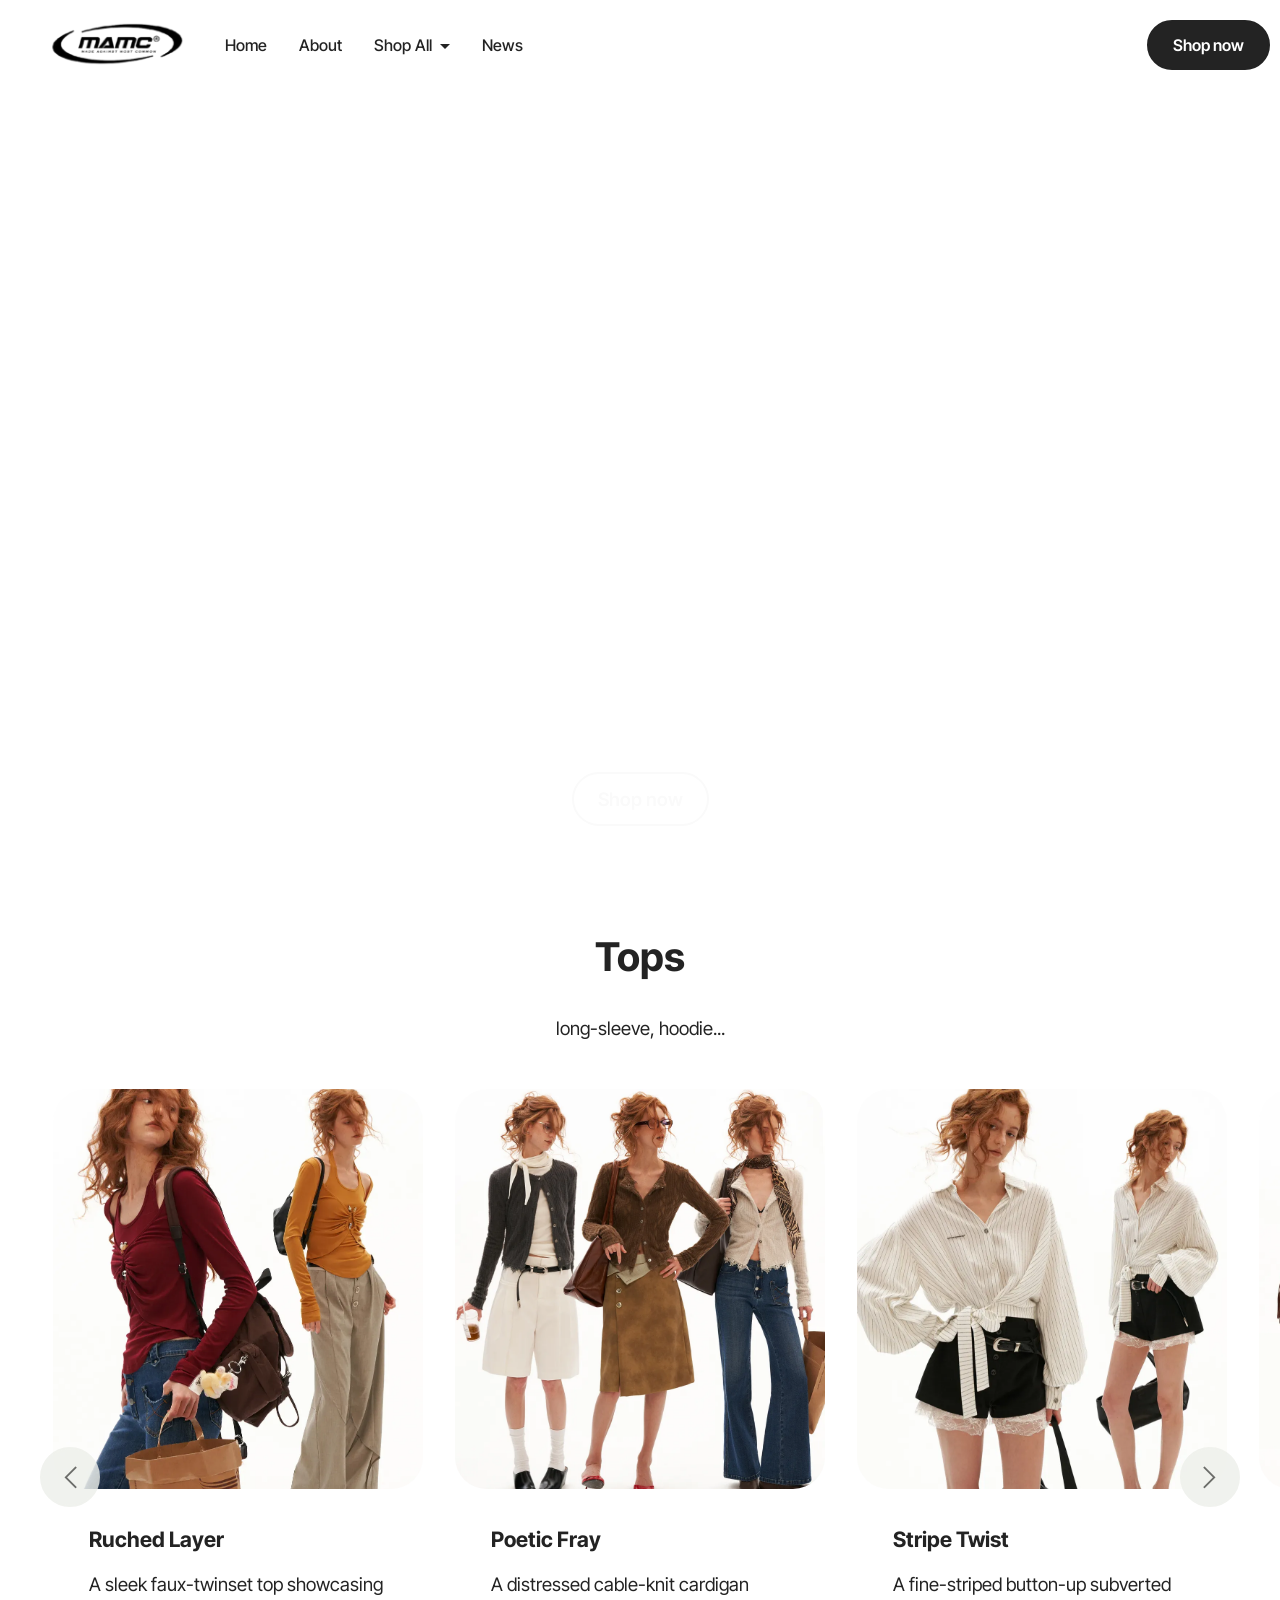
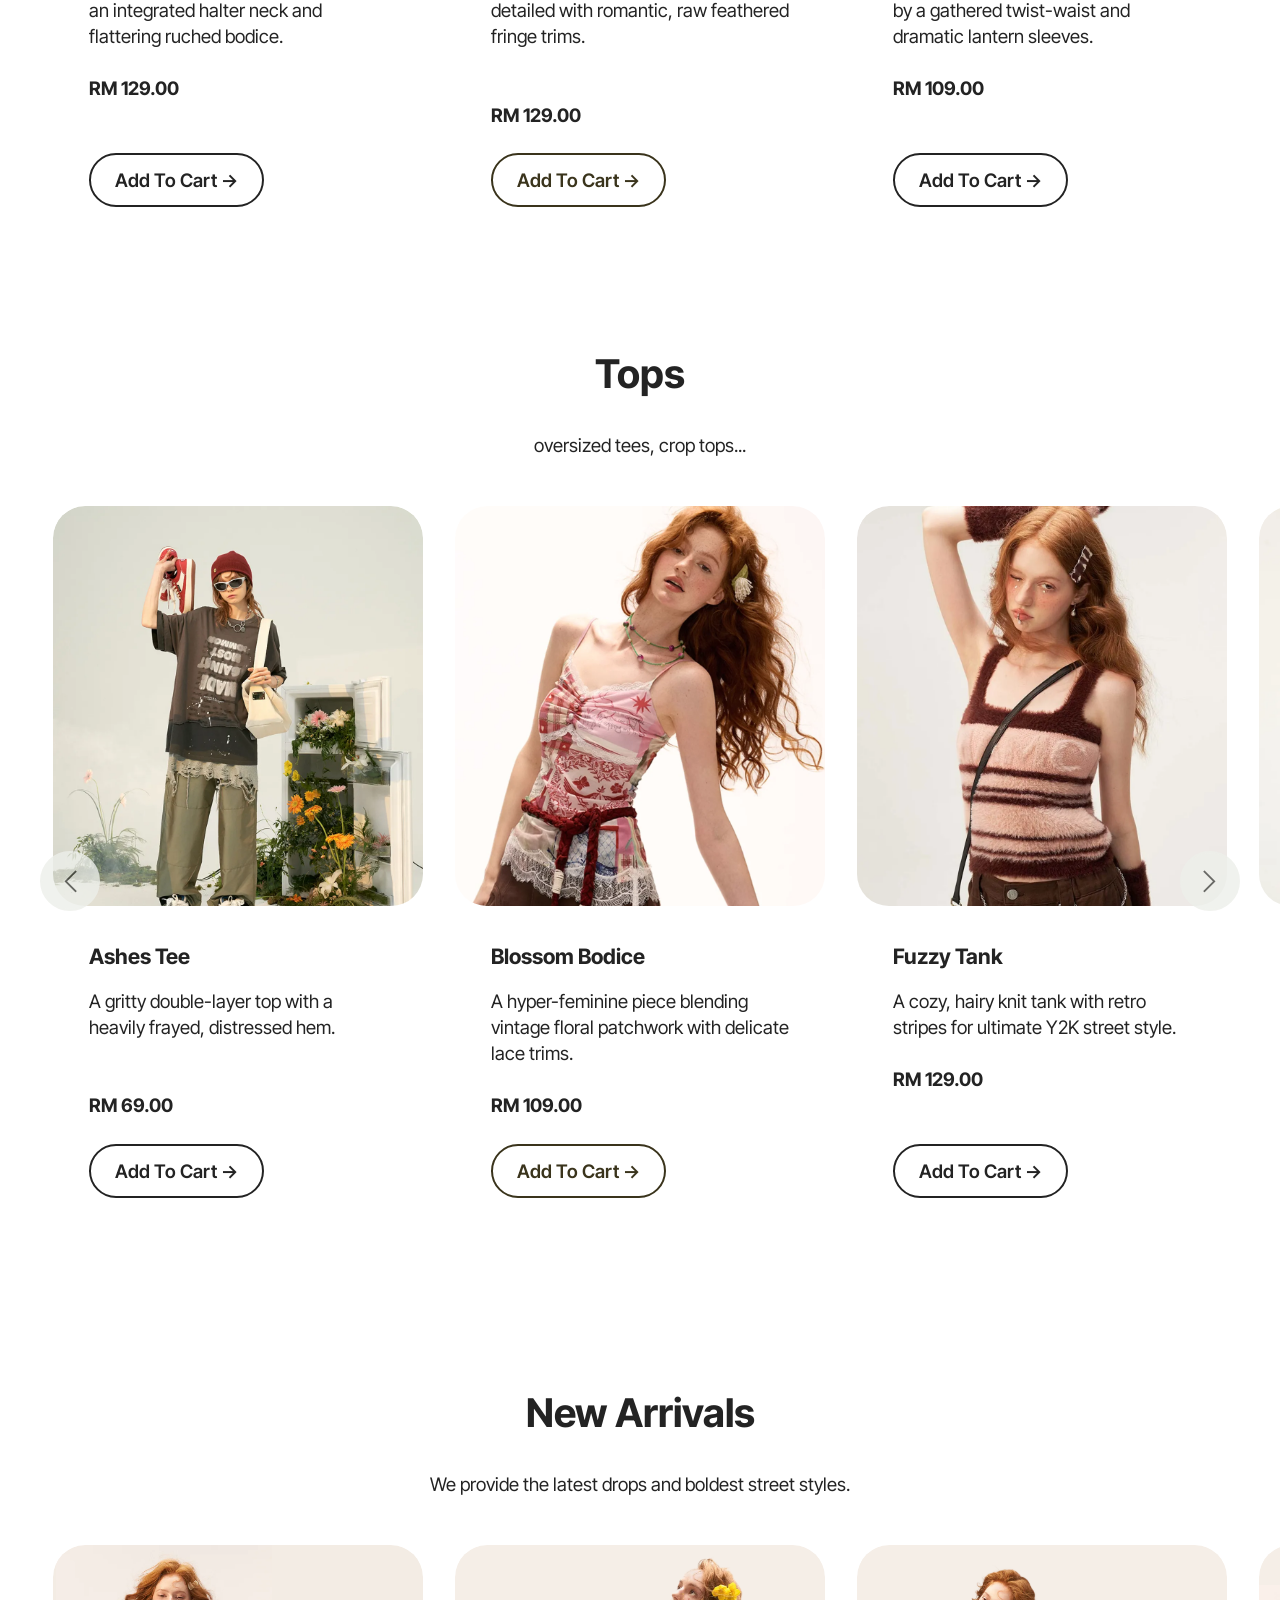
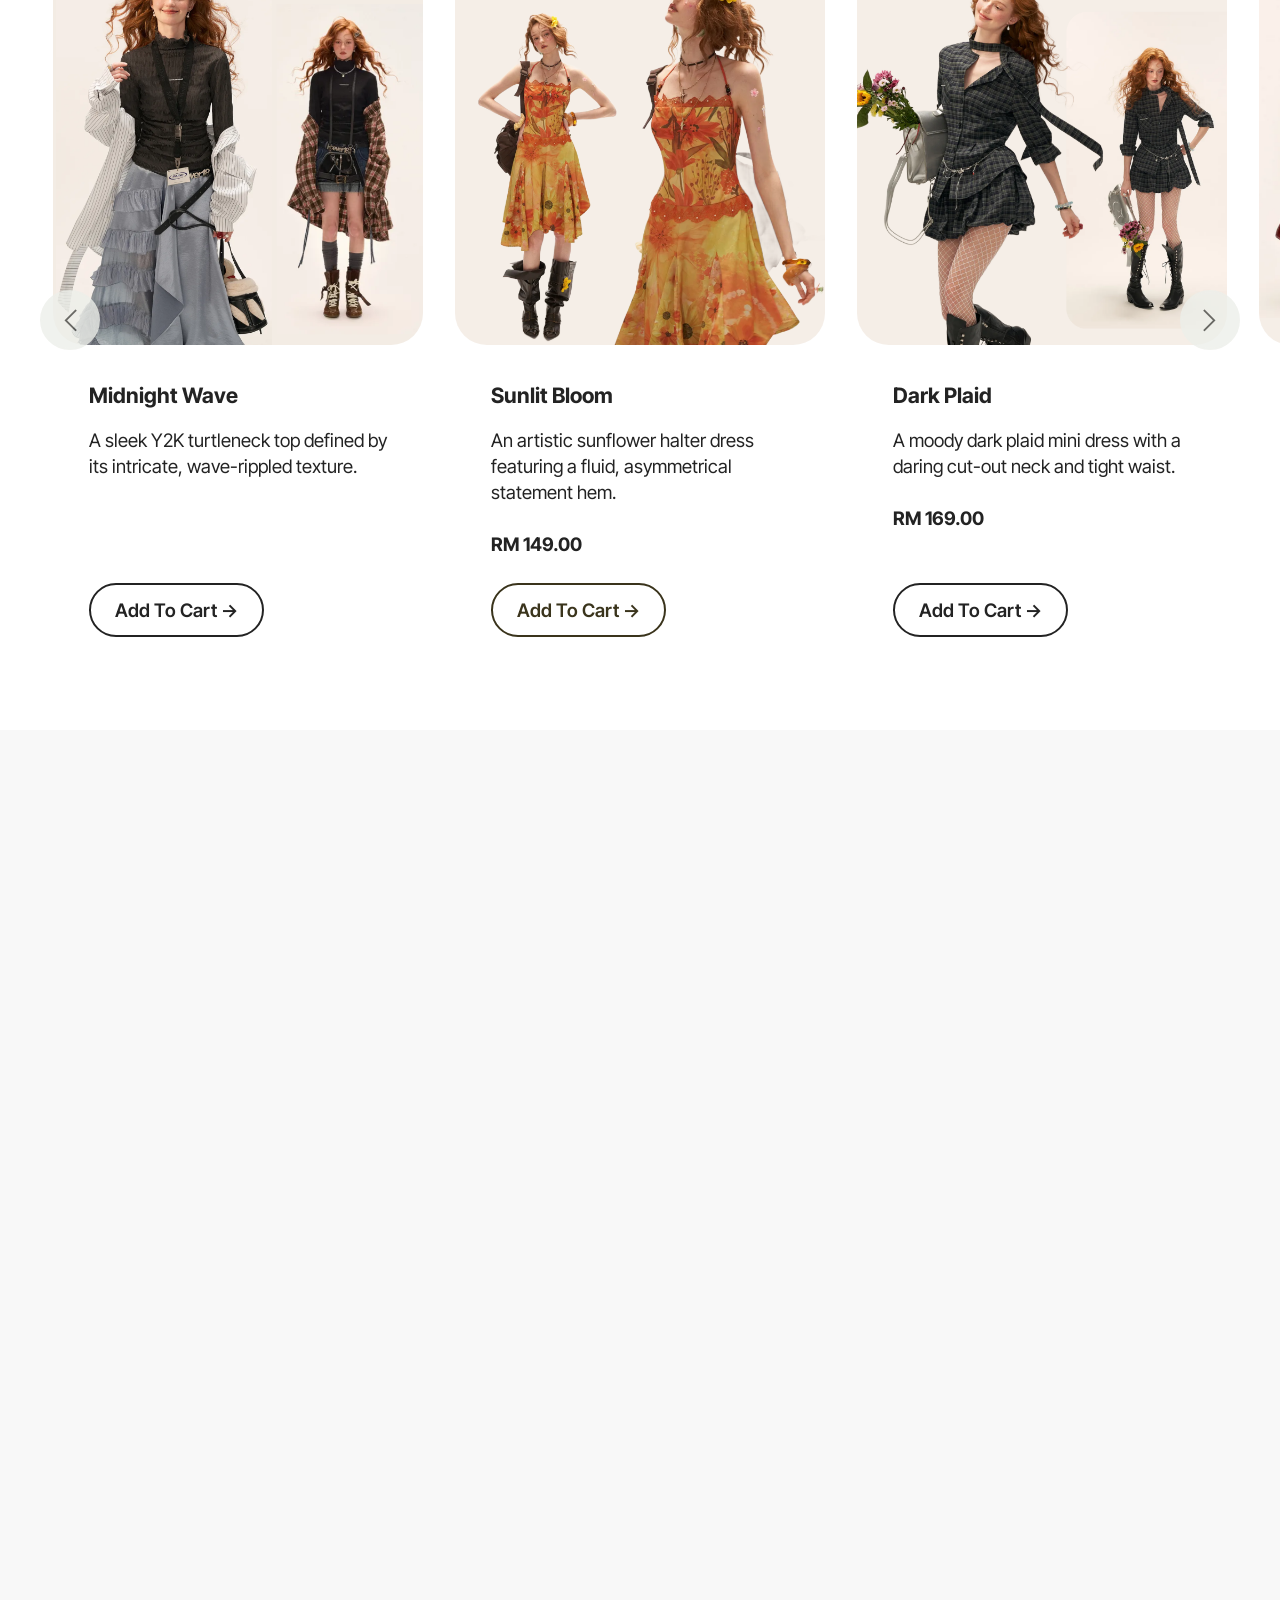
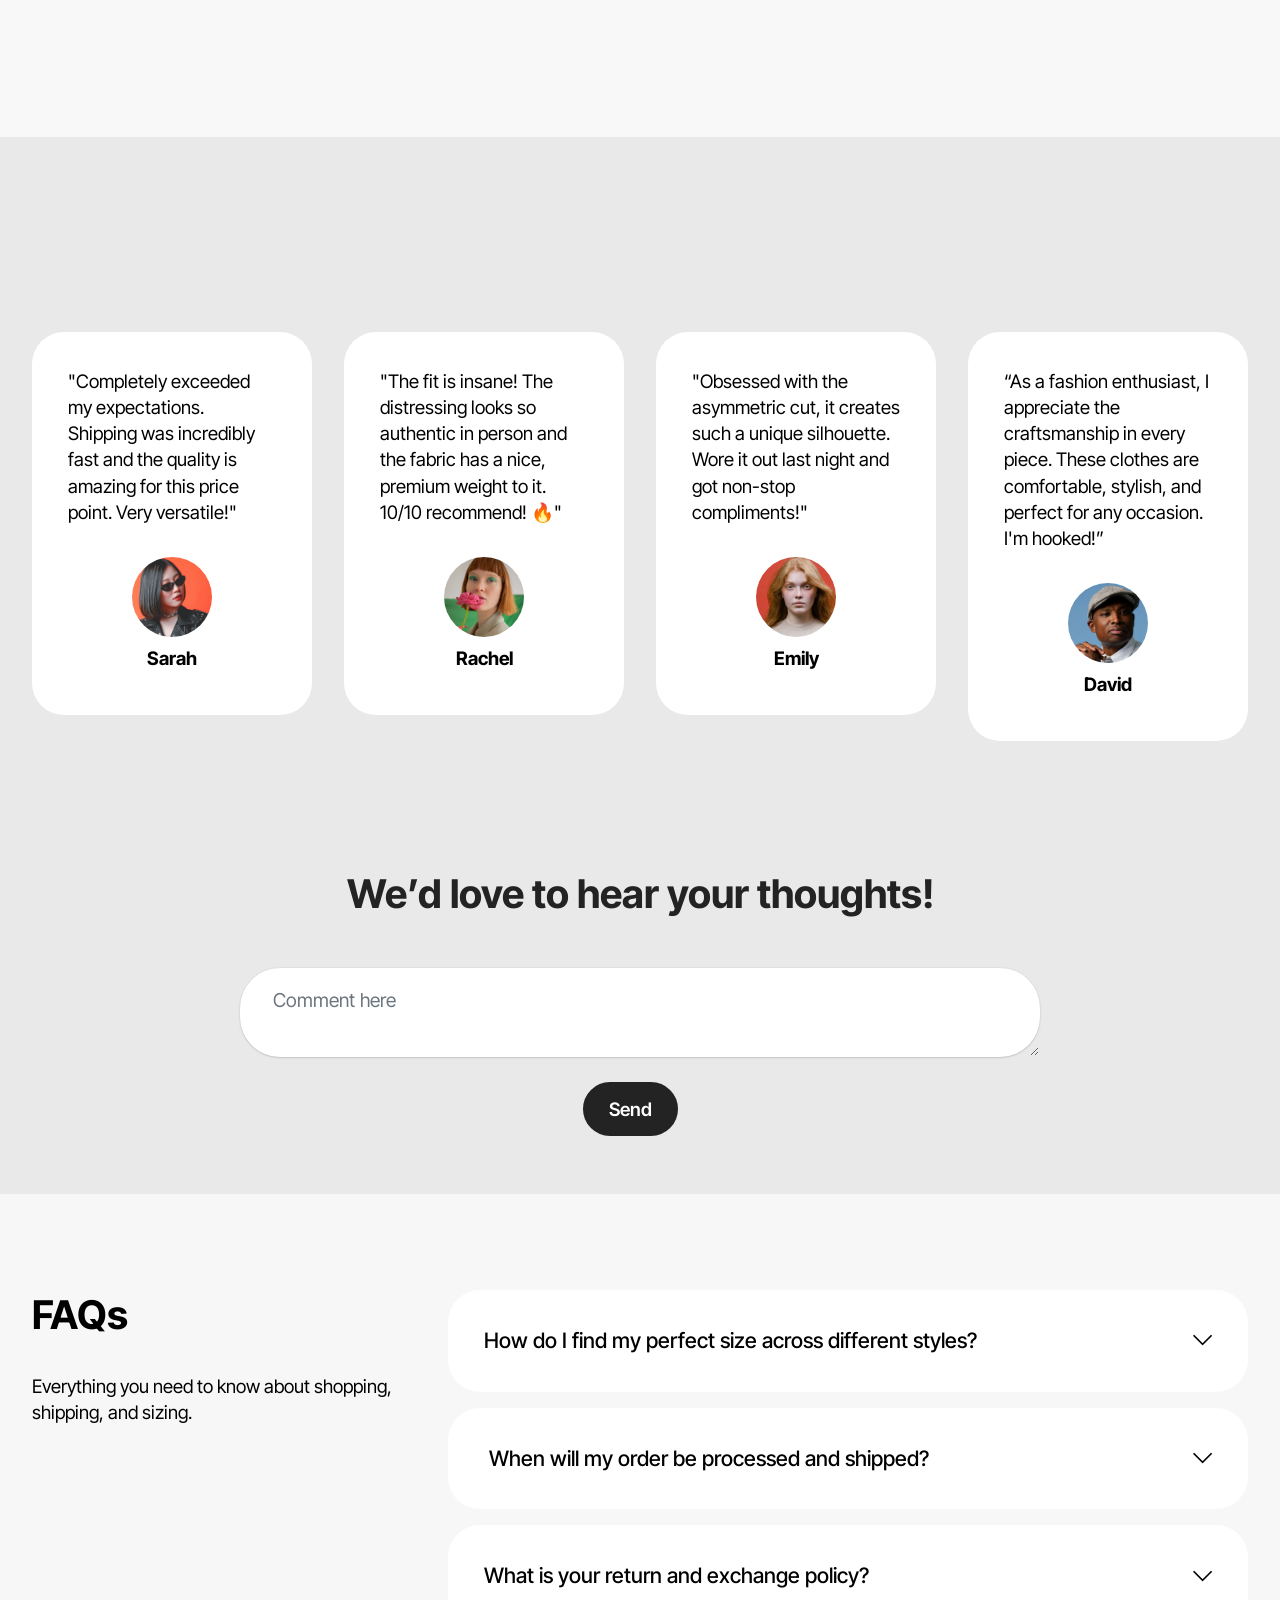
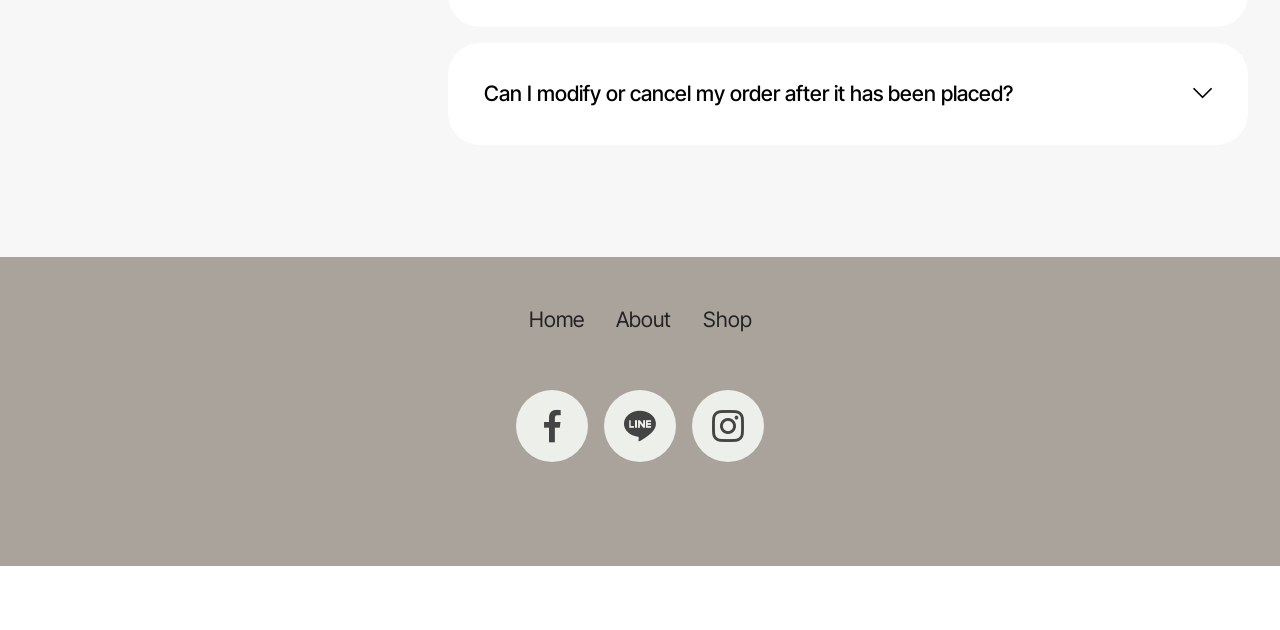
<file: page4.html>
<!DOCTYPE html>
<html  >
<head>
  <!-- Site made with Mobirise Website Builder v6.1.12, https://mobirise.com -->
  <meta charset="UTF-8">
  <meta http-equiv="X-UA-Compatible" content="IE=edge">
  <meta name="generator" content="Mobirise v6.1.12, mobirise.com">
  <meta name="viewport" content="width=device-width, initial-scale=1, minimum-scale=1">
  <link rel="shortcut icon" href="assets/images/image-removebg-preview-1.png" type="image/x-icon">
  <meta name="description" content="">
  
  
  <title>Tops</title>
  <link rel="stylesheet" href="assets/web/assets/mobirise-icons2/mobirise2.css">
  <link rel="stylesheet" href="assets/bootstrap/css/bootstrap.min.css">
  <link rel="stylesheet" href="assets/animatecss/animate.css">
  <link rel="stylesheet" href="assets/dropdown/css/style.css">
  <link rel="stylesheet" href="assets/socicon/css/styles.css">
  <link rel="stylesheet" href="assets/theme/css/style.css">
  <link rel="preload" href="https://fonts.googleapis.com/css?family=Archivo+Black:400&display=swap" as="style" onload="this.onload=null;this.rel='stylesheet'">
  <noscript><link rel="stylesheet" href="https://fonts.googleapis.com/css?family=Archivo+Black:400&display=swap"></noscript>
  <link rel="preload" href="https://fonts.googleapis.com/css?family=Inter+Tight:100,200,300,400,500,600,700,800,900,100i,200i,300i,400i,500i,600i,700i,800i,900i&display=swap" as="style" onload="this.onload=null;this.rel='stylesheet'">
  <noscript><link rel="stylesheet" href="https://fonts.googleapis.com/css?family=Inter+Tight:100,200,300,400,500,600,700,800,900,100i,200i,300i,400i,500i,600i,700i,800i,900i&display=swap"></noscript>
  <link rel="preload" as="style" href="assets/mobirise/css/mbr-additional.css?v=C9NoUV"><link rel="stylesheet" href="assets/mobirise/css/mbr-additional.css?v=C9NoUV" type="text/css">

  
  
  
</head>
<body>
  
  <section data-bs-version="5.1" class="menu menu6 cid-vxhGa8jnhB" once="menu" id="menu06-2h">
	

	<nav class="navbar navbar-dropdown opacityScroll navbar-fixed-top navbar-expand-lg">
		<div class="container">
			<div class="navbar-brand">
				<span class="navbar-logo">
					<a href="index.html">
						<img src="assets/images/image-removebg-preview-1.png" alt="Mobirise Website Builder" style="height: 3rem;">
					</a>
				</span>
				
			</div>
			<button class="navbar-toggler" type="button" data-toggle="collapse" data-bs-toggle="collapse" data-target="#navbarSupportedContent" data-bs-target="#navbarSupportedContent" aria-controls="navbarNavAltMarkup" aria-expanded="false" aria-label="Toggle navigation">
				<div class="hamburger">
					<span></span>
					<span></span>
					<span></span>
					<span></span>
				</div>
			</button>
			<div class="collapse navbar-collapse opacityScroll" id="navbarSupportedContent">
				<ul class="navbar-nav nav-dropdown" data-app-modern-menu="true"><li class="nav-item">
						<a class="nav-link link text-primary display-4" href="index.html#header17-1">Home</a>
					</li><li class="nav-item"><a class="nav-link link text-primary display-4" href="page2.html">About</a></li>
					<li class="nav-item dropdown">
						<a class="nav-link link text-primary dropdown-toggle display-4" href="page3.html" aria-expanded="false" data-toggle="dropdown-submenu" data-bs-toggle="dropdown" data-bs-auto-close="outside">Shop All</a><div class="dropdown-menu" aria-labelledby="dropdown-825"><a class="text-primary dropdown-item display-4" href="page7.html">Shop All</a><a class="text-primary show dropdown-item display-4" href="page4.html" aria-expanded="false">Tops</a><a class="text-primary show dropdown-item display-4" href="page5.html">Bottoms</a><a class="text-primary show dropdown-item display-4" href="page6.html">Set Items</a></div>
					</li><li class="nav-item"><a class="nav-link link text-primary display-4" href="index.html#news02-49">News</a></li></ul>
				<div class="icons-menu">
					<a class="iconfont-wrapper" href="page2.html#contacts02-1r">
						<span class="p-2 mbr-iconfont mobi-mbri-phone mobi-mbri"></span>
					</a>
					<a class="iconfont-wrapper" href="page2.html#contacts02-1r">
						<span class="p-2 mbr-iconfont mobi-mbri-letter mobi-mbri"></span>
					</a>
					<a class="iconfont-wrapper" href="page2.html#contacts02-1r">
						<span class="p-2 mbr-iconfont mobi-mbri-map-pin mobi-mbri"></span>
					</a>
					
				</div>
				<div class="navbar-buttons mbr-section-btn"><a class="btn btn-primary display-4" href="page7.html"> Shop now</a></div>
			</div>
		</div>
	</nav>
</section>

<section data-bs-version="5.1" class="header16 cid-vxlzy0ewiw mbr-fullscreen" data-bg-video="https://vimeo.com/1233650549?share=copy&amp;fl=sv&amp;fe=ci" id="header17-3y">
  
  
  <div class="container-fluid">
    <div class="row">
      <div class="content-wrap col-12 col-md-12">
        <h1 class="mbr-section-title mbr-fonts-style mbr-white mb-4 display-1">
          <strong><br>Our Tops</strong></h1>
        
        <p class="mbr-fonts-style mbr-text mbr-white mb-4 display-7">oversized tees, crop tops, jackets and hoodies...</p>
        <div class="mbr-section-btn"><a class="btn btn-white-outline display-7" href="page4.html#features017-2j">Shop now</a></div>
      </div>
    </div>
  </div>
</section>

<section data-bs-version="5.1" class="features017 mbr-embla cid-vxhGa99BwX" id="features017-2j">
	
	
	<div class="position-relative">
		<div class="container-fluid">
			<div class="row justify-content-center">
				<div class="col-12 content-head">
					<div class="mbr-section-head mb-5">
						<h4 class="mbr-section-title mbr-fonts-style align-center mb-0 display-2">
							<strong>Tops</strong></h4>
						<h5 class="mbr-section-subtitle mbr-fonts-style align-center mb-0 mt-4 display-7">long-sleeve, hoodie...<br></h5>
					</div>
				</div>
			</div>
		</div>

		<div class="embla" data-skip-snaps="true" data-align="center" data-contain-scroll="trimSnaps" data-loop="true" data-auto-play="true" data-auto-play-interval="5" data-draggable="true">
			<div class="embla__viewport container-fluid">
				<div class="embla__container">
					<div class="embla__slide slider-image item active" style="margin-left: 1rem; margin-right: 1rem;">
					<div class="slide-content">
						<div class="item-img">
							<div class="item-wrapper">
								<img src="assets/images/109077951.webp" alt="Mobirise Website Builder" title="" data-slide-to="0" data-bs-slide-to="0">
							</div>
						</div>
						<div class="item-content">
							<h5 class="item-title mbr-fonts-style display-5"><strong>Poetic Fray</strong></h5>
							
							<p class="mbr-text mbr-fonts-style mt-3 display-7">A distressed cable-knit cardigan detailed with romantic, raw feathered fringe trims.<br><br><br><strong>RM 129.00</strong></p>
						</div>
						<div class="mbr-section-btn item-footer mt-2"><a href="" class="btn item-btn btn-success-outline display-7" target="_blank">Add To Cart →</a></div>
					</div>
					</div><div class="embla__slide slider-image item" style="margin-left: 1rem; margin-right: 1rem;">
					<div class="slide-content">
						<div class="item-img">
							<div class="item-wrapper">
								<img src="assets/images/109033708-1.webp" alt="Mobirise Website Builder" title="" data-slide-to="1" data-bs-slide-to="1">
							</div>
						</div>
						<div class="item-content">
							<h5 class="item-title mbr-fonts-style display-5"><strong>Stripe Twist</strong></h5>
							
							<p class="mbr-text mbr-fonts-style mt-3 display-7">
								A fine-striped button-up subverted by a gathered twist-waist and dramatic lantern sleeves.<br><br><strong>RM 109.00</strong><br>
							</p>
						</div>
						<div class="mbr-section-btn item-footer mt-2"><a href="" class="btn item-btn btn-black-outline display-7" target="_blank">Add To Cart →</a></div>
					</div>
					</div><div class="embla__slide slider-image item" style="margin-left: 1rem; margin-right: 1rem;">
					<div class="slide-content">
						<div class="item-img">
							<div class="item-wrapper">
								<img src="assets/images/109034757-5.webp" alt="Mobirise Website Builder" title="" data-slide-to="2" data-bs-slide-to="2">
							</div>
						</div>
						<div class="item-content">
							<h5 class="item-title mbr-fonts-style display-5"><strong>Oblique Slouch</strong></h5>
							
							<p class="mbr-text mbr-fonts-style mt-3 display-7">
								A deconstructed pullover sweatshirt engineered with an asymmetrical wrap and lace-up waist.<br><br><strong>RM 159.00</strong><br>
							</p>
						</div>
						<div class="mbr-section-btn item-footer mt-2"><a href="" class="btn item-btn btn-black-outline display-7" target="_blank">Add To Cart →</a></div>
					</div>
					</div><div class="embla__slide slider-image item" style="margin-left: 1rem; margin-right: 1rem;">
					<div class="slide-content">
						<div class="item-img">
							<div class="item-wrapper">
								<img src="assets/images/108810186.webp" alt="Mobirise Website Builder" title="" data-slide-to="3" data-bs-slide-to="3">
							</div>
						</div>
						<div class="item-content">
							<h5 class="item-title mbr-fonts-style display-5"><strong>Urban Hooded</strong></h5>
							
							<p class="mbr-text mbr-fonts-style mt-3 display-7">
								A lightweight, semi-sheer hooded top designed for effortless Y2K layering texture.<br><br><br><strong>RM 119.00</strong><br>
							</p>
						</div>
						<div class="mbr-section-btn item-footer mt-2"><a href="" class="btn item-btn btn-black-outline display-7" target="_blank">Add To Cart → </a></div>
					</div>
					</div><div class="embla__slide slider-image item" style="margin-left: 1rem; margin-right: 1rem;">
					<div class="slide-content">
						<div class="item-img">
							<div class="item-wrapper">
								<img src="assets/images/108810000.webp" alt="Mobirise Website Builder" title="" data-slide-to="4" data-bs-slide-to="4">
							</div>
						</div>
						<div class="item-content">
							<h5 class="item-title mbr-fonts-style display-5"><strong>Cozy Mohair</strong></h5>
							
							<p class="mbr-text mbr-fonts-style mt-3 display-7">A textured mohair-blend knit featuring a relaxed Henley collar and a casual drape.<br><br><br><strong>RM 129.00</strong><br>
							</p>
						</div>
						<div class="mbr-section-btn item-footer mt-2"><a href="" class="btn item-btn btn-black-outline display-7" target="_blank">Add To Cart →</a></div>
					</div>
					</div><div class="embla__slide slider-image item" style="margin-left: 1rem; margin-right: 1rem;">
					<div class="slide-content">
						<div class="item-img">
							<div class="item-wrapper">
								<img src="assets/images/108809788-2.webp" alt="Mobirise Website Builder" title="" data-slide-to="5" data-bs-slide-to="5">
							</div>
						</div>
						<div class="item-content">
							<h5 class="item-title mbr-fonts-style display-5"><strong>Echo Cutout</strong></h5>
							
							<p class="mbr-text mbr-fonts-style mt-3 display-7">A ribbed long-sleeve defined by a daring cutout neckline and delicate front tie.<br><br><br><strong>RM 119.00</strong><br>
							</p>
						</div>
						<div class="mbr-section-btn item-footer mt-2"><a href="" class="btn item-btn btn-black-outline display-7" target="_blank">Add To Cart →</a></div>
					</div>
					</div><div class="embla__slide slider-image item" style="margin-left: 1rem; margin-right: 1rem;">
					<div class="slide-content">
						<div class="item-img">
							<div class="item-wrapper">
								<img src="assets/images/108969132.webp" alt="Mobirise Website Builder" title="" data-slide-to="6" data-bs-slide-to="6">
							</div>
						</div>
						<div class="item-content">
							<h5 class="item-title mbr-fonts-style display-5"><strong>Ruched Layer</strong></h5>
							
							<p class="mbr-text mbr-fonts-style mt-3 display-7">A sleek faux-twinset top showcasing an integrated halter neck and flattering ruched bodice.<br><br><strong>RM 129.00</strong><br>
							</p>
						</div>
						<div class="mbr-section-btn item-footer mt-2"><a href="" class="btn item-btn btn-black-outline display-7" target="_blank">Add To Cart →</a></div>
					</div>
					</div>
					
					
					
					
					
					
					
				</div>
			</div>
			<button class="embla__button embla__button--prev">
				<span class="mobi-mbri mobi-mbri-arrow-prev mbr-iconfont" aria-hidden="true"></span>
				<span class="sr-only visually-hidden visually-hidden visually-hidden">Previous</span>
			</button>
			<button class="embla__button embla__button--next">
				<span class="mobi-mbri mobi-mbri-arrow-next mbr-iconfont" aria-hidden="true"></span>
				<span class="sr-only visually-hidden visually-hidden visually-hidden">Next</span>
			</button>
		</div>
	</div>
</section>

<section data-bs-version="5.1" class="features017 mbr-embla cid-vxhK8OvvJH" id="features017-2q">
	
	
	<div class="position-relative">
		<div class="container-fluid">
			<div class="row justify-content-center">
				<div class="col-12 content-head">
					<div class="mbr-section-head mb-5">
						<h4 class="mbr-section-title mbr-fonts-style align-center mb-0 display-2">
							<strong>Tops</strong></h4>
						<h5 class="mbr-section-subtitle mbr-fonts-style align-center mb-0 mt-4 display-7">oversized tees, crop tops...</h5>
					</div>
				</div>
			</div>
		</div>

		<div class="embla" data-skip-snaps="true" data-align="center" data-contain-scroll="trimSnaps" data-loop="true" data-auto-play="true" data-auto-play-interval="5" data-draggable="true">
			<div class="embla__viewport container-fluid">
				<div class="embla__container">
					<div class="embla__slide slider-image item active" style="margin-left: 1rem; margin-right: 1rem;">
					<div class="slide-content">
						<div class="item-img">
							<div class="item-wrapper">
								<img src="assets/images/4-f7ac4c79-d5e1-4054-8f82-6e2ecc4e23e3.webp" alt="Mobirise Website Builder" title="" data-slide-to="0" data-bs-slide-to="0">
							</div>
						</div>
						<div class="item-content">
							<h5 class="item-title mbr-fonts-style display-5"><strong>Blossom Bodice</strong></h5>
							
							<p class="mbr-text mbr-fonts-style mt-3 display-7">
								A hyper-feminine piece blending vintage floral patchwork with delicate lace trims.<br><br><strong>RM 109.00</strong></p>
						</div>
						<div class="mbr-section-btn item-footer mt-2"><a href="" class="btn item-btn btn-success-outline display-7" target="_blank">Add To Cart →</a></div>
					</div>
					</div><div class="embla__slide slider-image item" style="margin-left: 1rem; margin-right: 1rem;">
					<div class="slide-content">
						<div class="item-img">
							<div class="item-wrapper">
								<img src="assets/images/86039114-2.webp" alt="Mobirise Website Builder" title="" data-slide-to="1" data-bs-slide-to="1">
							</div>
						</div>
						<div class="item-content">
							<h5 class="item-title mbr-fonts-style display-5"><strong>Fuzzy Tank</strong></h5>
							
							<p class="mbr-text mbr-fonts-style mt-3 display-7">A cozy, hairy knit tank with retro stripes for ultimate Y2K street style.<br><br><strong>RM 129.00</strong><br>
							</p>
						</div>
						<div class="mbr-section-btn item-footer mt-2"><a href="" class="btn item-btn btn-black-outline display-7" target="_blank">Add To Cart →</a></div>
					</div>
					</div><div class="embla__slide slider-image item" style="margin-left: 1rem; margin-right: 1rem;">
					<div class="slide-content">
						<div class="item-img">
							<div class="item-wrapper">
								<img src="assets/images/86038166.webp" alt="Mobirise Website Builder" title="" data-slide-to="2" data-bs-slide-to="2">
							</div>
						</div>
						<div class="item-content">
							<h5 class="item-title mbr-fonts-style display-5"><strong>Gem Heart</strong></h5>
							
							<p class="mbr-text mbr-fonts-style mt-3 display-7">
								A slim baby tee with a gemstone-ringed heart cutout.<br><br><br><strong>RM 59.00</strong><br>
							</p>
						</div>
						<div class="mbr-section-btn item-footer mt-2"><a href="" class="btn item-btn btn-black-outline display-7" target="_blank">Add To Cart →</a></div>
					</div>
					</div><div class="embla__slide slider-image item" style="margin-left: 1rem; margin-right: 1rem;">
					<div class="slide-content">
						<div class="item-img">
							<div class="item-wrapper">
								<img src="assets/images/86040099.webp" alt="Mobirise Website Builder" title="" data-slide-to="3" data-bs-slide-to="3">
							</div>
						</div>
						<div class="item-content">
							<h5 class="item-title mbr-fonts-style display-5"><strong>Knit Vest</strong></h5>
							
							<p class="mbr-text mbr-fonts-style mt-3 display-7">A cropped V-neck vest featuring Y2K-inspired retro jacquard patterns.<br><br><br><strong>RM 119.00</strong><br>
							</p>
						</div>
						<div class="mbr-section-btn item-footer mt-2"><a href="" class="btn item-btn btn-black-outline display-7" target="_blank">Add To Cart → </a></div>
					</div>
					</div><div class="embla__slide slider-image item" style="margin-left: 1rem; margin-right: 1rem;">
					<div class="slide-content">
						<div class="item-img">
							<div class="item-wrapper">
								<img src="assets/images/86033562.webp" alt="Mobirise Website Builder" title="" data-slide-to="5" data-bs-slide-to="5">
							</div>
						</div>
						<div class="item-content">
							<h5 class="item-title mbr-fonts-style display-5"><strong>Graphic Tee</strong></h5>
							
							<p class="mbr-text mbr-fonts-style mt-3 display-7">An oversized silhouette featuring a bold high-street logo print.&nbsp;<br><br><br><strong>RM 49.00</strong><br></p>
						</div>
						<div class="mbr-section-btn item-footer mt-2"><a href="" class="btn item-btn btn-black-outline display-7" target="_blank">Add To Cart →</a></div>
					</div>
					</div><div class="embla__slide slider-image item" style="margin-left: 1rem; margin-right: 1rem;">
					<div class="slide-content">
						<div class="item-img">
							<div class="item-wrapper">
								<img src="assets/images/promo-2.webp" alt="Mobirise Website Builder" title="" data-slide-to="5" data-bs-slide-to="5">
							</div>
						</div>
						<div class="item-content">
							<h5 class="item-title mbr-fonts-style display-5"><strong>Ashes Tee</strong></h5>
							
							<p class="mbr-text mbr-fonts-style mt-3 display-7">
								A gritty double-layer top with a heavily frayed, distressed hem.<br><br><br><strong>RM 69.00</strong><br></p>
						</div>
						<div class="mbr-section-btn item-footer mt-2"><a href="" class="btn item-btn btn-black-outline display-7" target="_blank">Add To Cart →</a></div>
					</div>
					</div>
					
					
					
					
					
					
					
				</div>
			</div>
			<button class="embla__button embla__button--prev">
				<span class="mobi-mbri mobi-mbri-arrow-prev mbr-iconfont" aria-hidden="true"></span>
				<span class="sr-only visually-hidden visually-hidden visually-hidden">Previous</span>
			</button>
			<button class="embla__button embla__button--next">
				<span class="mobi-mbri mobi-mbri-arrow-next mbr-iconfont" aria-hidden="true"></span>
				<span class="sr-only visually-hidden visually-hidden visually-hidden">Next</span>
			</button>
		</div>
	</div>
</section>

<section data-bs-version="5.1" class="features017 mbr-embla cid-vxl6NuxbDU" id="features017-3l">
	
	
	<div class="position-relative">
		<div class="container-fluid">
			<div class="row justify-content-center">
				<div class="col-12 content-head">
					<div class="mbr-section-head mb-5">
						<h4 class="mbr-section-title mbr-fonts-style align-center mb-0 display-2">
							<strong>New Arrivals</strong></h4>
						<h5 class="mbr-section-subtitle mbr-fonts-style align-center mb-0 mt-4 display-7">We provide the latest drops and boldest street styles.</h5>
					</div>
				</div>
			</div>
		</div>

		<div class="embla" data-skip-snaps="true" data-align="center" data-contain-scroll="trimSnaps" data-loop="true" data-auto-play="true" data-auto-play-interval="5" data-draggable="true">
			<div class="embla__viewport container-fluid">
				<div class="embla__container">
					<div class="embla__slide slider-image item active" style="margin-left: 1rem; margin-right: 1rem;">
					<div class="slide-content">
						<div class="item-img">
							<div class="item-wrapper">
								<img src="assets/images/2-1.png" alt="Mobirise Website Builder" title="" data-slide-to="0" data-bs-slide-to="0">
							</div>
						</div>
						<div class="item-content">
							<h5 class="item-title mbr-fonts-style display-5"><strong>Sunlit Bloom</strong></h5>
							
							<p class="mbr-text mbr-fonts-style mt-3 display-7">
								An artistic sunflower halter dress featuring a fluid, asymmetrical statement hem.<br><br><strong>RM 149.00</strong></p>
						</div>
						<div class="mbr-section-btn item-footer mt-2"><a href="" class="btn item-btn btn-success-outline display-7" target="_blank">Add To Cart →</a></div>
					</div>
					</div><div class="embla__slide slider-image item" style="margin-left: 1rem; margin-right: 1rem;">
					<div class="slide-content">
						<div class="item-img">
							<div class="item-wrapper">
								<img src="assets/images/3-2.png" alt="Mobirise Website Builder" title="" data-slide-to="1" data-bs-slide-to="1">
							</div>
						</div>
						<div class="item-content">
							<h5 class="item-title mbr-fonts-style display-5"><strong>Dark Plaid</strong></h5>
							
							<p class="mbr-text mbr-fonts-style mt-3 display-7">
								A moody dark plaid mini dress with a daring cut-out neck and tight waist.<br><br><strong>RM 169.00</strong><br>
							</p>
						</div>
						<div class="mbr-section-btn item-footer mt-2"><a href="" class="btn item-btn btn-black-outline display-7" target="_blank">Add To Cart →</a></div>
					</div>
					</div><div class="embla__slide slider-image item" style="margin-left: 1rem; margin-right: 1rem;">
					<div class="slide-content">
						<div class="item-img">
							<div class="item-wrapper">
								<img src="assets/images/4.png" alt="Mobirise Website Builder" title="" data-slide-to="2" data-bs-slide-to="2">
							</div>
						</div>
						<div class="item-content">
							<h5 class="item-title mbr-fonts-style display-5"><strong>Ruby Valley</strong></h5>
							
							<p class="mbr-text mbr-fonts-style mt-3 display-7">
								A red gingham off-shoulder top with dramatic balloon sleeves and a peplum waist.<br><br><strong>RM 119.00</strong><br>
							</p>
						</div>
						<div class="mbr-section-btn item-footer mt-2"><a href="" class="btn item-btn btn-black-outline display-7" target="_blank">Add To Cart → </a></div>
					</div>
					</div><div class="embla__slide slider-image item" style="margin-left: 1rem; margin-right: 1rem;">
					<div class="slide-content">
						<div class="item-img">
							<div class="item-wrapper">
								<img src="assets/images/6.png" alt="Mobirise Website Builder" title="" data-slide-to="3" data-bs-slide-to="3">
							</div>
						</div>
						<div class="item-content">
							<h5 class="item-title mbr-fonts-style display-5"><strong>Mist &amp; Moss</strong></h5>
							
							<p class="mbr-text mbr-fonts-style mt-3 display-7">
								A deconstructed charcoal knit set featuring organic raw edges and a soft front tie.<br><br><strong>RM 159.00</strong><br>
							</p>
						</div>
						<div class="mbr-section-btn item-footer mt-2"><a href="" class="btn item-btn btn-black-outline display-7" target="_blank">Add To Cart →</a></div>
					</div>
					</div><div class="embla__slide slider-image item" style="margin-left: 1rem; margin-right: 1rem;">
					<div class="slide-content">
						<div class="item-img">
							<div class="item-wrapper">
								<img src="assets/images/8.png" alt="Mobirise Website Builder" title="" data-slide-to="4" data-bs-slide-to="4">
							</div>
						</div>
						<div class="item-content">
							<h5 class="item-title mbr-fonts-style display-5"><strong>Dreamy Daisy</strong></h5>
							
							<p class="mbr-text mbr-fonts-style mt-3 display-7">An ethereal white tube set adorned with romantic 3D sculptural daisy appliques.<br><br><br>
							</p>
						</div>
						<div class="mbr-section-btn item-footer mt-2"><a href="" class="btn item-btn btn-black-outline display-7" target="_blank">Add To Cart →</a></div>
					</div>
					</div><div class="embla__slide slider-image item" style="margin-left: 1rem; margin-right: 1rem;">
					<div class="slide-content">
						<div class="item-img">
							<div class="item-wrapper">
								<img src="assets/images/1.png" alt="Mobirise Website Builder" title="" data-slide-to="5" data-bs-slide-to="5">
							</div>
						</div>
						<div class="item-content">
							<h5 class="item-title mbr-fonts-style display-5"><strong>Wild Rose</strong></h5>
							
							<p class="mbr-text mbr-fonts-style mt-3 display-7">A vintage-red floral cami with raw ruffled trims for a sweet yet rebellious edge.<br><br><strong>RM 159.00</strong><br>
							</p>
						</div>
						<div class="mbr-section-btn item-footer mt-2"><a href="" class="btn item-btn btn-black-outline display-7" target="_blank">Add To Cart →</a></div>
					</div>
					</div><div class="embla__slide slider-image item" style="margin-left: 1rem; margin-right: 1rem;">
					<div class="slide-content">
						<div class="item-img">
							<div class="item-wrapper">
								<img src="assets/images/7-1.png" alt="Mobirise Website Builder" title="" data-slide-to="6" data-bs-slide-to="6">
							</div>
						</div>
						<div class="item-content">
							<h5 class="item-title mbr-fonts-style display-5"><strong>Midnight Wave</strong></h5>
							
							<p class="mbr-text mbr-fonts-style mt-3 display-7">
								A sleek Y2K turtleneck top defined by its intricate, wave-rippled texture.
							</p>
						</div>
						<div class="mbr-section-btn item-footer mt-2"><a href="" class="btn item-btn btn-black-outline display-7" target="_blank">Add To Cart →</a></div>
					</div>
					</div>
					
					
					
					
					
					
					
				</div>
			</div>
			<button class="embla__button embla__button--prev">
				<span class="mobi-mbri mobi-mbri-arrow-prev mbr-iconfont" aria-hidden="true"></span>
				<span class="sr-only visually-hidden visually-hidden visually-hidden">Previous</span>
			</button>
			<button class="embla__button embla__button--next">
				<span class="mobi-mbri mobi-mbri-arrow-next mbr-iconfont" aria-hidden="true"></span>
				<span class="sr-only visually-hidden visually-hidden visually-hidden">Next</span>
			</button>
		</div>
	</div>
</section>

<section data-bs-version="5.1" class="features6 start cid-vxqt1bgkWZ" id="features06-55">
	
	
	<div class="container">
		<div class="row justify-content-center">
			<div class="col-12 content-head">
				<div class="mbr-section-head mb-5">
					<h4 class="mbr-section-title mbr-fonts-style align-center mb-0 display-2">
						<strong>Shop For More</strong></h4>
					
					<div class="mbr-section-btn item-footer mt-4"><a href="page7.html" class="btn item-btn btn-black-outline display-7">Look for all sale →</a></div>
				</div>
			</div>
		</div>
		<div class="row">
			<div class="item features-image col-12 col-md-6 col-lg-4 active">
				<div class="item-wrapper">
					<div class="item-img">
						<a href="page4.html"><img src="assets/images/86039114-1.webp" alt="Mobirise Website Builder" data-slide-to="1" data-bs-slide-to="1"></a>
					</div>
					<div class="item-content">
						<h5 class="item-title mbr-fonts-style display-5">
							<strong>Tops</strong></h5>
						<p class="mbr-text mbr-fonts-style display-7">oversized tees, crop tops, jackets and hoodies...</p>
						
					</div>
				</div>
			</div>
			<div class="item features-image col-12 col-md-6 col-lg-4">
				<div class="item-wrapper">
					<div class="item-img">
						<a href="page5.html"><img src="assets/images/shop-for-more-4.png" alt="Mobirise Website Builder" data-slide-to="2" data-bs-slide-to="2"></a>
					</div>
					<div class="item-content">
						<h5 class="item-title mbr-fonts-style display-5">
							<strong>Bottoms</strong></h5>
						<p class="mbr-text mbr-fonts-style display-7">baggy pants, sweatpants, denim, and shorts...</p>
						
					</div>
				</div>
			</div>
			<div class="item features-image col-12 col-md-6 col-lg-4">
				<div class="item-wrapper">
					<div class="item-img">
						<a href="page6.html"><img src="assets/images/93661478.jpg" alt="Mobirise Website Builder" data-slide-to="3" data-bs-slide-to="3"></a>
					</div>
					<div class="item-content">
						<h5 class="item-title mbr-fonts-style display-5">
							<strong>Set Item</strong></h5>
						<p class="mbr-text mbr-fonts-style display-7">
							one-piece, skirt, o-ord sets, sets with accessories...<br>
						</p>
						
					</div>
				</div>
			</div>
		</div>
	</div>
</section>

<section data-bs-version="5.1" class="people04 cid-vxm3B7TbdB" id="people04-42">
	
	
	<div class="container">
		<div class="row mb-5 justify-content-center">
			<div class="col-12 mb-0 content-head">
				<h3 class="mbr-section-title mbr-fonts-style align-center mb-0 display-2">
					<strong>3,784 Comments</strong></h3>
				
			</div>
		</div>
		<div class="row mbr-masonry" data-masonry="{&quot;percentPosition&quot;: true }">
			<div class="item features-without-image col-12 col-md-6 col-lg-3 active">
				<div class="item-wrapper">
					<div class="card-box align-left">
						<p class="card-text mbr-fonts-style display-7">"Completely exceeded my expectations. Shipping was incredibly fast and the quality is amazing for this price point. Very versatile!"</p>
						<div class="img-wrapper mt-4 mb-2">
							<img src="assets/images/team1.jpg" alt="" data-slide-to="0" data-bs-slide-to="0">
						</div>
						<h5 class="card-title mbr-fonts-style display-7">
							<strong>Sarah</strong>
						</h5>
					</div>
				</div>
			</div>
			<div class="item features-without-image col-12 col-md-6 col-lg-3">
				<div class="item-wrapper">
					<div class="card-box align-left">
						<p class="card-text mbr-fonts-style display-7">"The fit is insane! The distressing looks so authentic in person and the fabric has a nice, premium weight to it. 10/10 recommend! 🔥"</p>
						<div class="img-wrapper mt-4 mb-2">
							<img src="assets/images/team2.jpg" data-slide-to="1" data-bs-slide-to="1" alt="">
						</div>
						<h5 class="card-title mbr-fonts-style display-7">
							<strong>Rachel</strong>
						</h5>
					</div>
				</div>
			</div>
			<div class="item features-without-image col-12 col-md-6 col-lg-3">
				<div class="item-wrapper">
					<div class="card-box align-left">
						<p class="card-text mbr-fonts-style display-7">"Obsessed with the asymmetric cut, it creates such a unique silhouette. Wore it out last night and got non-stop compliments!"<br></p>
						<div class="img-wrapper mt-4 mb-2">
							<img src="assets/images/team4.jpg" data-slide-to="2" data-bs-slide-to="2" alt="">
						</div>
						<h5 class="card-title mbr-fonts-style display-7">
							<strong>Emily</strong>
						</h5>
					</div>
				</div>
			</div>
			<div class="item features-without-image col-12 col-md-6 col-lg-3">
				<div class="item-wrapper">
					<div class="card-box align-left">
						<p class="card-text mbr-fonts-style display-7">“As a fashion enthusiast, I appreciate the craftsmanship in every piece. These clothes are
							comfortable, stylish, and perfect for any occasion. I'm hooked!”</p>
						<div class="img-wrapper mt-4 mb-2">
							<img src="assets/images/team3.jpg" data-slide-to="3" data-bs-slide-to="3" alt="">
						</div>
						<h5 class="card-title mbr-fonts-style display-7">
							<strong>David</strong>
						</h5>
					</div>
				</div>
			</div>
			
			
		</div>
	</div>
</section>

<section data-bs-version="5.1" class="form5 cid-vxr5Wjfek4" id="form02-5n">
    
    
    <div class="container">
        <div class="row justify-content-center">
            <div class="col-12 content-head">
                <div class="mbr-section-head mb-5">
                    <h3 class="mbr-section-title mbr-fonts-style align-center mb-0 display-2"><strong>We’d love to hear your thoughts!</strong></h3>
                    
                </div>
            </div>
        </div>
        <div class="row justify-content-center">
            <div class="col-lg-8 mx-auto mbr-form" data-form-type="formoid">
                <form action="https://mobirise.eu/" method="POST" class="mbr-form form-with-styler" data-form-title="Form Name"><input type="hidden" name="email" data-form-email="true" value="OnkQMm5M02CsslgOhY5NOXWlZxZOyzXsJoUuV5iFkyAp65ZZSWP6buRx1BhGrSza1nJANtR0bh7zEDN3+AaPxYeqtHdRlHnSFu4V6/55uIDb8mUmld/eNPsVFHAHedSw">
                    <div class="row">
                        <div hidden="hidden" data-form-alert="" class="alert alert-success col-12">Thanks for your comment !</div>
                        <div hidden="hidden" data-form-alert-danger="" class="alert alert-danger col-12">
                            Oops...! some problem!
                        </div>
                    </div>
                    <div class="dragArea row">
                        
                        
                        
                        <div class="col-12 form-group mb-3" data-for="textarea">
                            <textarea name="textarea" placeholder="Comment here" data-form-field="textarea" class="form-control" id="textarea-form02-5n"></textarea>
                        </div>
                        <div class="col-lg-12 col-md-12 col-sm-12 align-center mbr-section-btn"><button type="submit" class="btn btn-primary display-7">Send</button></div>
                    </div>
                </form>
            </div>
        </div>
    </div>
</section>

<section data-bs-version="5.1" class="list07 cid-vxlphNNTn3" id="list07-3m">
    
    
    <div class="container">
        <div class="row justify-content-center">
            <div class="col-lg-4">
                <div class="col-12 col-md-12">
                    <h5 class="mbr-section-title mbr-fonts-style mt-0 mb-4 display-2"><strong>FAQs</strong></h5>
                    <h6 class="mbr-section-subtitle mbr-fonts-style mt-0 mb-4 display-7">Everything you need to know about shopping, shipping, and sizing.<div><br></div></h6>
                    
                </div>
            </div>

            <div class="col-lg-8">
                <div id="bootstrap-accordion_40" class="panel-group accordionStyles accordion" role="tablist" aria-multiselectable="true">
                    <div class="card">
                        <div class="card-header" role="tab" id="headingOne">
                            <a role="button" class="panel-title collapsed" data-toggle="collapse" data-bs-toggle="collapse" data-core="" href="#collapse1_40" aria-expanded="false" aria-controls="collapse1">
                                <h6 class="panel-title-edit mbr-semibold mbr-fonts-style mb-0 display-5">How do I find my perfect size across different styles?</h6>
                                <span class="sign mbr-iconfont mobi-mbri-arrow-down"></span>
                            </a>
                        </div>
                        <div id="collapse1_40" class="panel-collapse noScroll collapse" role="tabpanel" aria-labelledby="headingOne" data-parent="#accordion" data-bs-parent="#bootstrap-accordion_40">
                            <div class="panel-body">
                                <p class="mbr-fonts-style panel-text display-7">
                                    Please refer to the specific "Size Guide" on each product page. Our fits range from tight baby tees to oversized drop-shoulder silhouettes, so we highly recommend measuring your favorite garment at home and comparing it to our size chart before ordering.
                                </p>
                            </div>
                        </div>

                    </div>
                    <div class="card">
                        <div class="card-header" role="tab" id="headingOne">
                            <a role="button" class="panel-title collapsed" data-toggle="collapse" data-bs-toggle="collapse" data-core="" href="#collapse2_40" aria-expanded="false" aria-controls="collapse2">
                                <h6 class="panel-title-edit mbr-semibold mbr-fonts-style mb-0 display-5">&nbsp;When will my order be processed and shipped?</h6>
                                <span class="sign mbr-iconfont mobi-mbri-arrow-down"></span>
                            </a>
                        </div>
                        <div id="collapse2_40" class="panel-collapse noScroll collapse" role="tabpanel" aria-labelledby="headingOne" data-parent="#accordion" data-bs-parent="#bootstrap-accordion_40">
                            <div class="panel-body">
                                <p class="mbr-fonts-style panel-text display-7">
                                    Standard orders are processed within 1–3 business days. Once shipped, a tracking number will be emailed to you instantly. For pre-order or limited-edition items, please check the specific shipping timeline stated on the product description page.
                                </p>
                            </div>
                        </div>
                    </div>
                    <div class="card">
                        <div class="card-header" role="tab" id="headingOne">
                            <a role="button" class="panel-title collapsed" data-toggle="collapse" data-bs-toggle="collapse" data-core="" href="#collapse3_40" aria-expanded="false" aria-controls="collapse3">
                                <h6 class="panel-title-edit mbr-semibold mbr-fonts-style mb-0 display-5">What is your return and exchange policy?</h6>
                                <span class="sign mbr-iconfont mobi-mbri-arrow-down"></span>
                            </a>
                        </div>
                        <div id="collapse3_40" class="panel-collapse noScroll collapse" role="tabpanel" aria-labelledby="headingOne" data-parent="#accordion" data-bs-parent="#bootstrap-accordion_40">
                            <div class="panel-body">
                                <p class="mbr-fonts-style panel-text display-7">
                                    We offer a 14-day hassle-free return or exchange window from the date of delivery. Items must be unworn, unwashed, and returned in their original packaging with all designer tags attached.
                                </p>
                            </div>
                        </div>
                    </div>
                    <div class="card">
                        <div class="card-header" role="tab" id="headingOne">
                            <a role="button" class="panel-title collapsed" data-toggle="collapse" data-bs-toggle="collapse" data-core="" href="#collapse4_40" aria-expanded="false" aria-controls="collapse4">
                                <h6 class="panel-title-edit mbr-semibold mbr-fonts-style mb-0 display-5">Can I modify or cancel my order after it has been placed?</h6>
                                <span class="sign mbr-iconfont mobi-mbri-arrow-down"></span>
                            </a>
                        </div>
                        <div id="collapse4_40" class="panel-collapse noScroll collapse" role="tabpanel" aria-labelledby="headingOne" data-parent="#accordion" data-bs-parent="#bootstrap-accordion_40">
                            <div class="panel-body">
                                <p class="mbr-fonts-style panel-text display-7">
                                    To ensure fast delivery, we process orders quickly. You can modify or cancel your order within 1 hour of purchase by contacting our support team. Once the order enters the shipping stage, it cannot be changed.
                                </p>
                            </div>
                        </div>
                    </div>
                    
                    
                </div>
            </div>
        </div>
    </div>
</section>

<section data-bs-version="5.1" class="footer3 cid-vxlsioqWSb" once="footers" id="footer03-3n">

        

    

    <div class="container">
        <div class="row">
            <div class="row-links">
                <ul class="header-menu">
                  
                  
                  
                  
                <li class="header-menu-item mbr-fonts-style display-5">Home<br></li><li class="header-menu-item mbr-fonts-style display-5">About</li><li class="header-menu-item mbr-fonts-style display-5">Shop</li></ul>
              </div>

            <div class="col-12 mt-4">
                <div class="social-row">
                    <div class="soc-item">
                        <a href="https://www.facebook.com/MAMCTW/" target="_blank">
                            <span class="mbr-iconfont display-7 socicon-facebook socicon"></span>
                        </a>
                    </div>
                    <div class="soc-item">
                        <a href="https://line.me/R/ti/p/@egz8294k?oat_content=url&ts=09121439" target="_blank">
                            <span class="mbr-iconfont socicon-line socicon"></span>
                        </a>
                    </div>
                    <div class="soc-item">
                        <a href="https://www.instagram.com/mamc_tw?igsh=aTM5YndxanR2dmww&utm_source=qr" target="_blank">
                            <span class="mbr-iconfont socicon-instagram socicon"></span>
                        </a>
                    </div>
                    
                    
                </div>
            </div>
            <div class="col-12 mt-5">
                <p class="mbr-fonts-style copyright display-7"></p>
            </div>
        </div>
    </div>
</section><section class="display-7" style="padding: 0;align-items: center;justify-content: center;flex-wrap: wrap;    align-content: center;display: flex;position: relative;height: 4rem;"><a href="https://mobiri.se/5185864" style="flex: 1 1;height: 4rem;position: absolute;width: 100%;z-index: 1;"><img alt="" style="height: 4rem;" src="[data-uri]"></a><p style="margin: 0;text-align: center;" class="display-7">&#8204;</p><a style="z-index:1" href="https://mobirise.com/builder/no-code-website-builder.html">No Code Website Builder</a></section><script src="assets/bootstrap/js/bootstrap.bundle.min.js"></script>  <script src="assets/smoothscroll/smooth-scroll.js"></script>  <script src="assets/ytplayer/index.js"></script>  <script src="assets/dropdown/js/navbar-dropdown.js"></script>  <script src="assets/vimeoplayer/player.js"></script>  <script src="assets/embla/embla.min.js"></script>  <script src="assets/embla/script.js"></script>  <script src="assets/masonry/masonry.pkgd.min.js"></script>  <script src="assets/imagesloaded/imagesloaded.pkgd.min.js"></script>  <script src="assets/theme/js/script.js"></script>  <script src="assets/formoid/formoid.min.js"></script>  
  
  
  <input name="animation" type="hidden">
  </body>
</html>
</file>
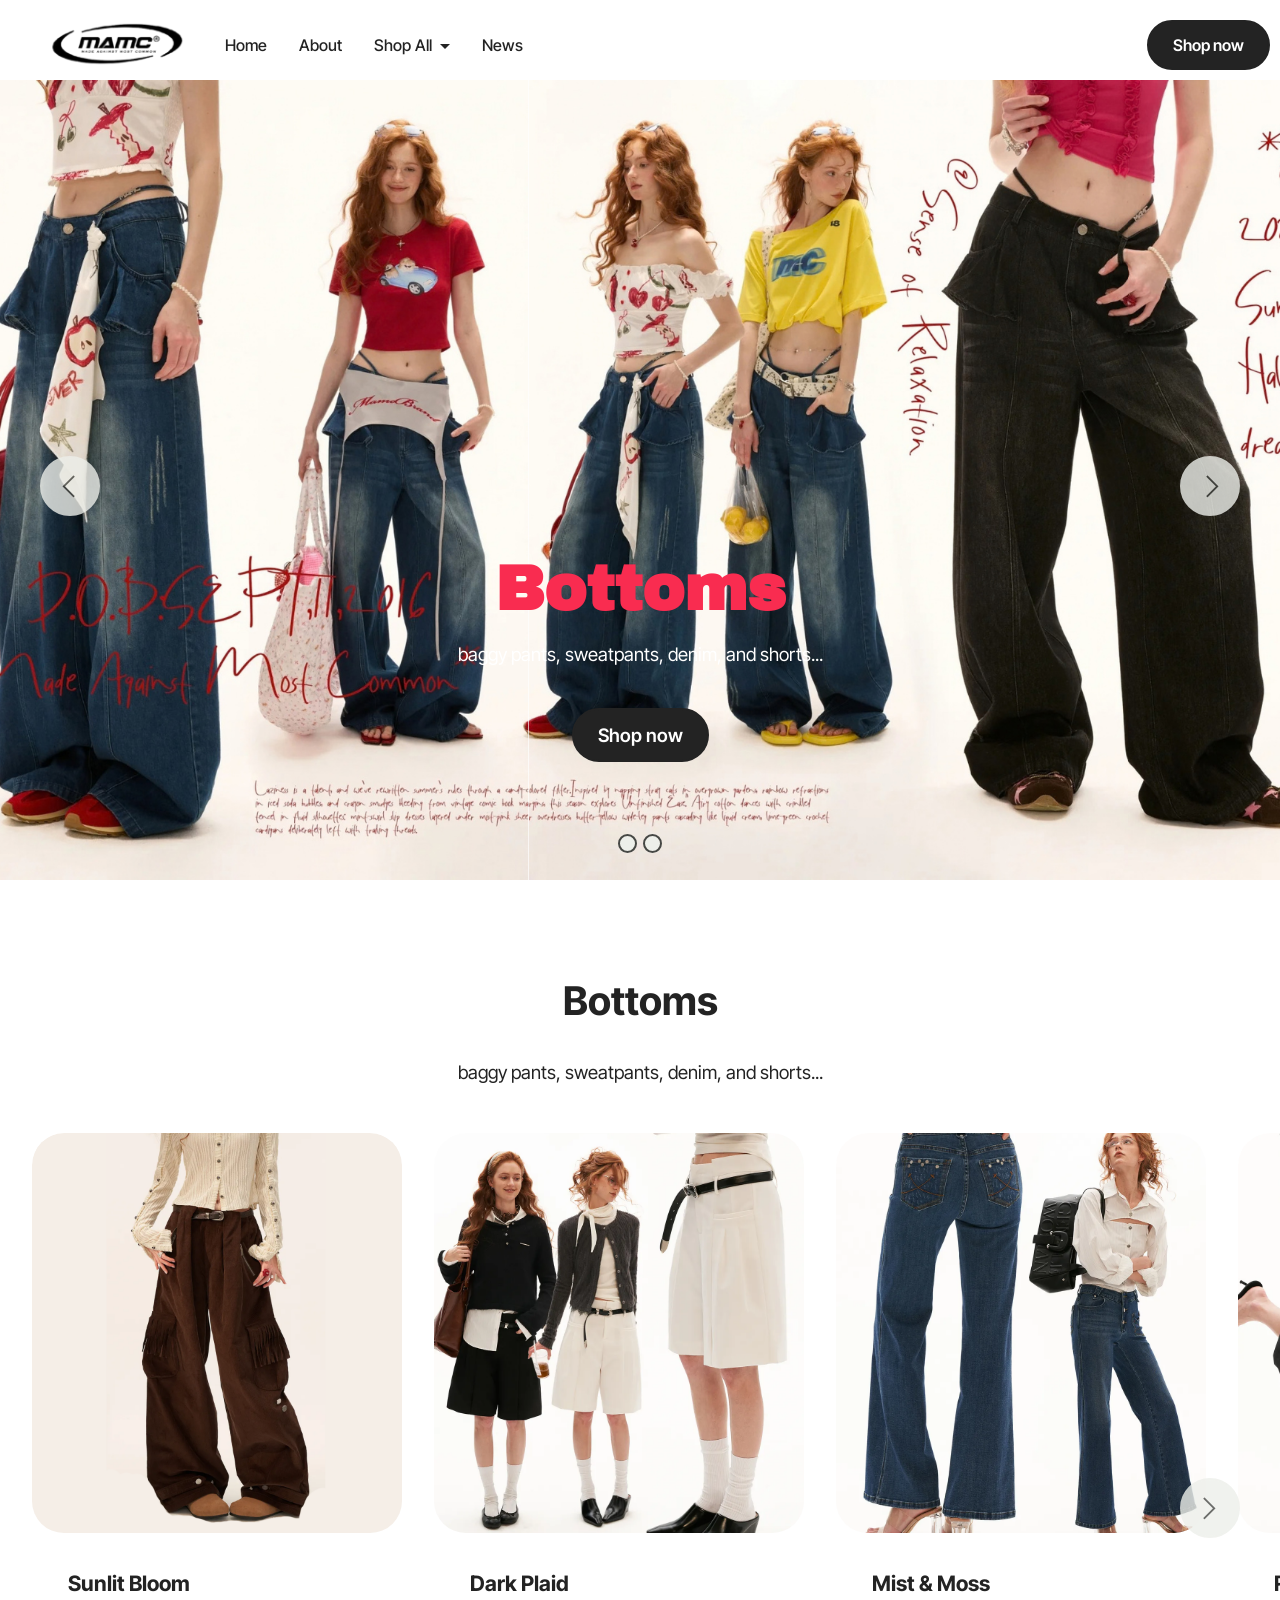
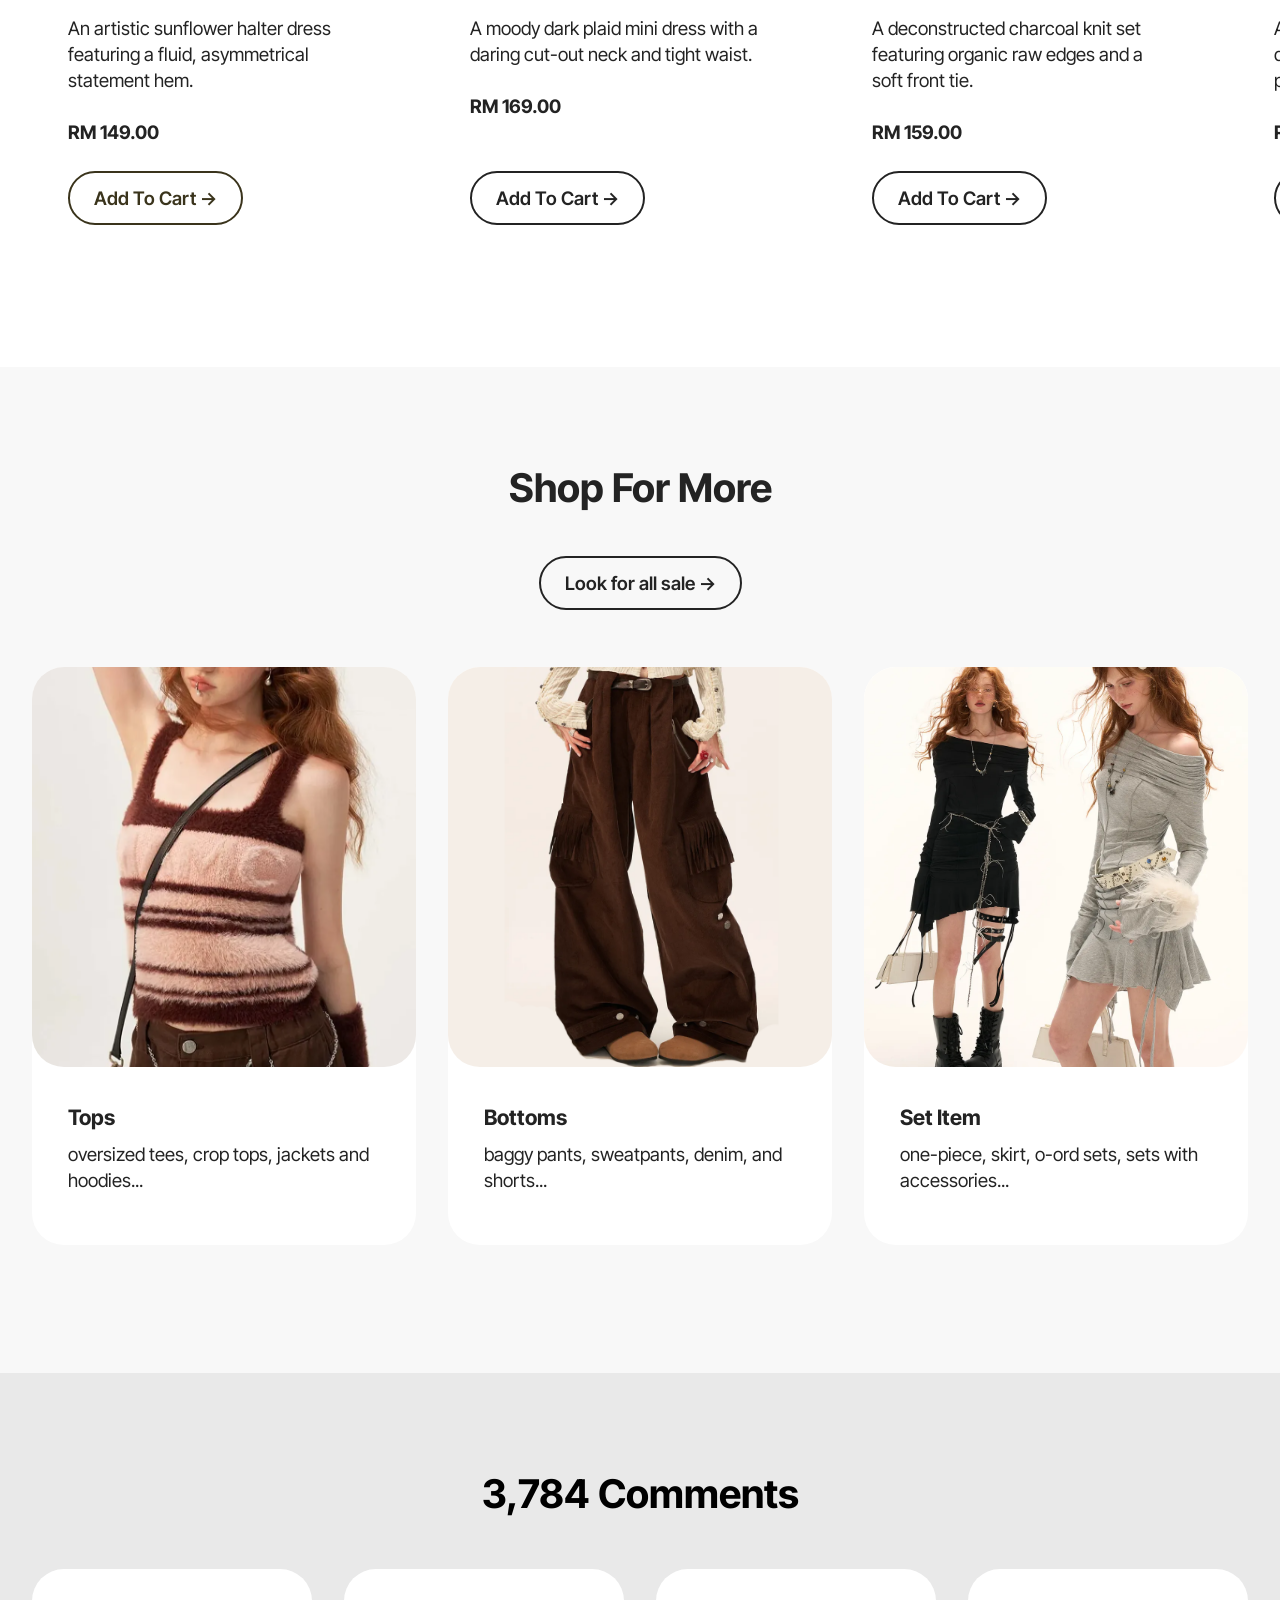
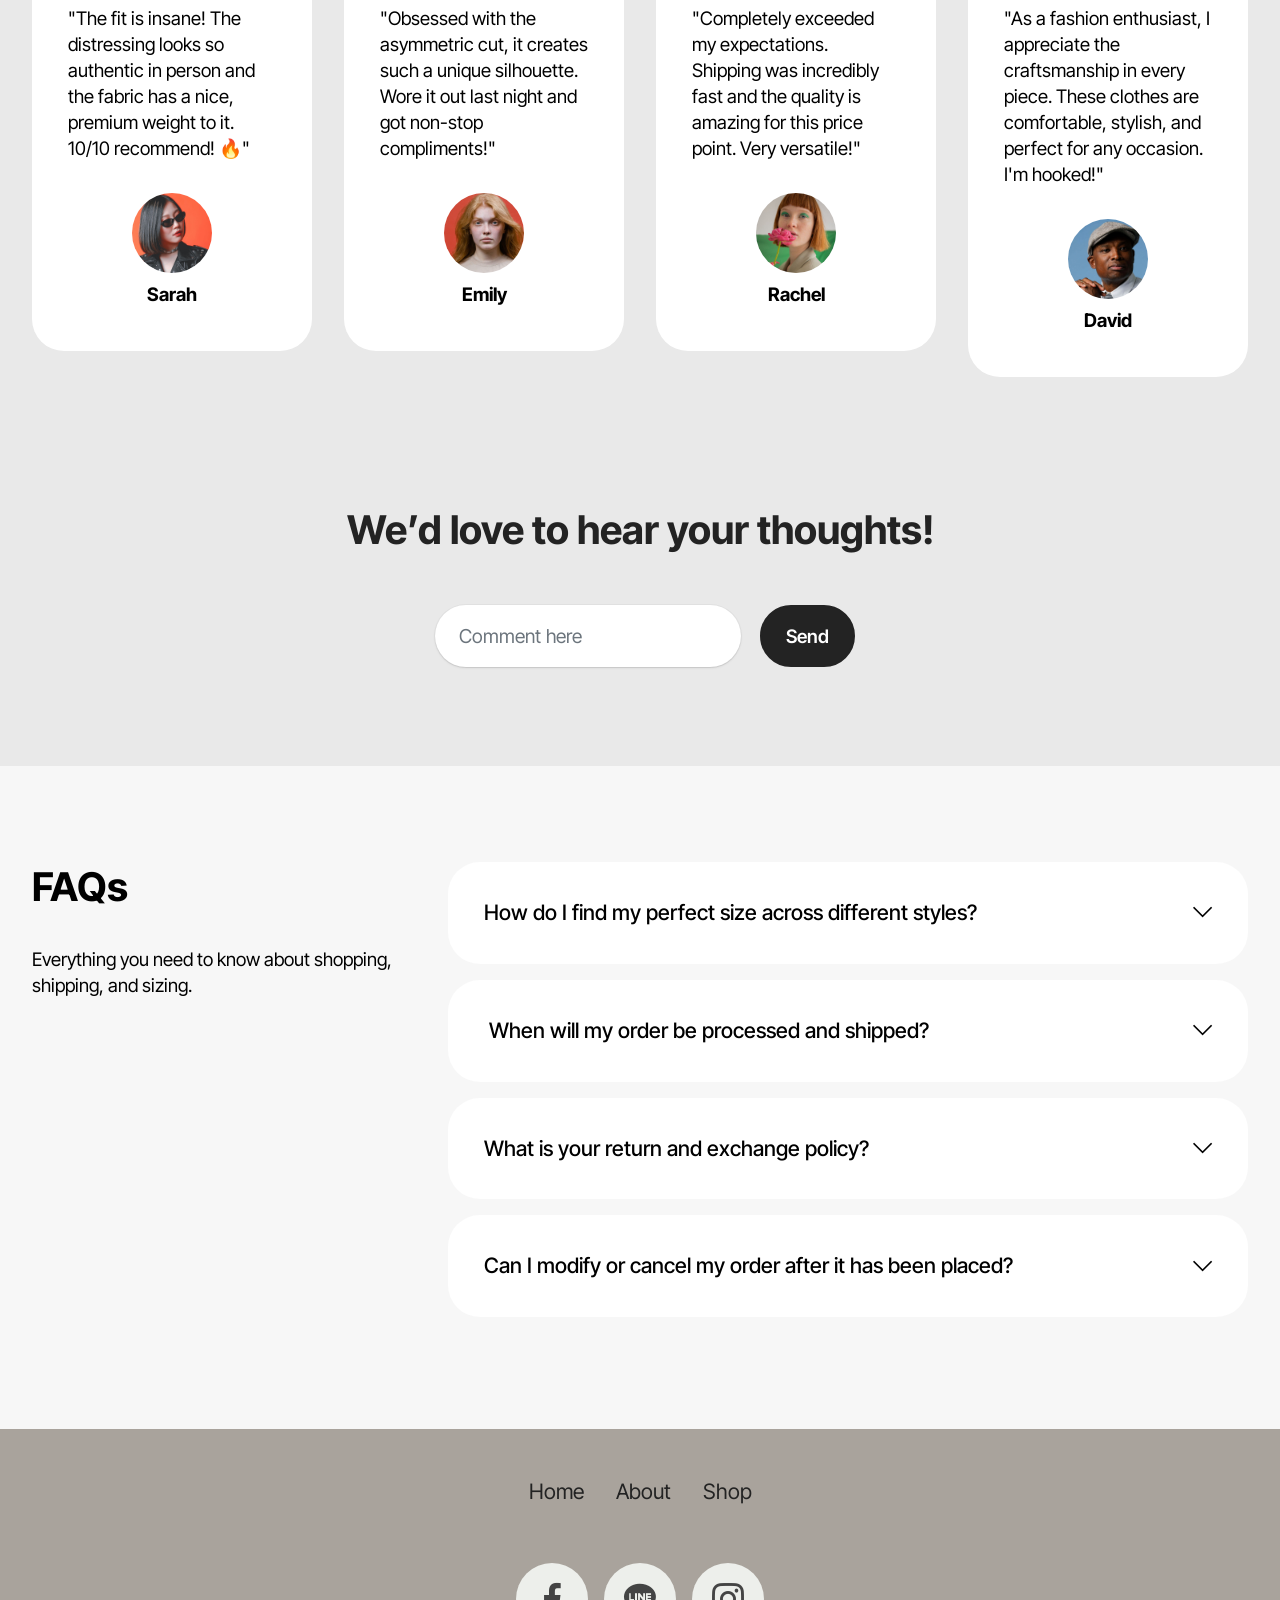
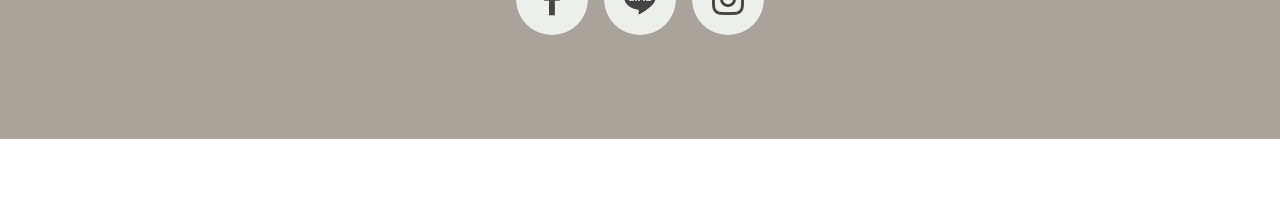
<file: page5.html>
<!DOCTYPE html>
<html  >
<head>
  <!-- Site made with Mobirise Website Builder v6.1.12, https://mobirise.com -->
  <meta charset="UTF-8">
  <meta http-equiv="X-UA-Compatible" content="IE=edge">
  <meta name="generator" content="Mobirise v6.1.12, mobirise.com">
  <meta name="viewport" content="width=device-width, initial-scale=1, minimum-scale=1">
  <link rel="shortcut icon" href="assets/images/image-removebg-preview-1.png" type="image/x-icon">
  <meta name="description" content="">
  
  
  <title>Bottoms</title>
  <link rel="stylesheet" href="assets/web/assets/mobirise-icons2/mobirise2.css">
  <link rel="stylesheet" href="assets/bootstrap/css/bootstrap.min.css">
  <link rel="stylesheet" href="assets/animatecss/animate.css">
  <link rel="stylesheet" href="assets/dropdown/css/style.css">
  <link rel="stylesheet" href="assets/socicon/css/styles.css">
  <link rel="stylesheet" href="assets/theme/css/style.css">
  <link rel="preload" href="https://fonts.googleapis.com/css?family=Archivo+Black:400&display=swap" as="style" onload="this.onload=null;this.rel='stylesheet'">
  <noscript><link rel="stylesheet" href="https://fonts.googleapis.com/css?family=Archivo+Black:400&display=swap"></noscript>
  <link rel="preload" href="https://fonts.googleapis.com/css?family=Inter+Tight:100,200,300,400,500,600,700,800,900,100i,200i,300i,400i,500i,600i,700i,800i,900i&display=swap" as="style" onload="this.onload=null;this.rel='stylesheet'">
  <noscript><link rel="stylesheet" href="https://fonts.googleapis.com/css?family=Inter+Tight:100,200,300,400,500,600,700,800,900,100i,200i,300i,400i,500i,600i,700i,800i,900i&display=swap"></noscript>
  <link rel="preload" as="style" href="assets/mobirise/css/mbr-additional.css?v=sAZVnr"><link rel="stylesheet" href="assets/mobirise/css/mbr-additional.css?v=sAZVnr" type="text/css">

  
  
  
</head>
<body>
  
  <section data-bs-version="5.1" class="menu menu6 cid-vxhMqPFI4l" once="menu" id="menu06-2r">
	

	<nav class="navbar navbar-dropdown opacityScroll navbar-fixed-top navbar-expand-lg">
		<div class="container">
			<div class="navbar-brand">
				<span class="navbar-logo">
					<a href="index.html">
						<img src="assets/images/image-removebg-preview-1.png" alt="Mobirise Website Builder" style="height: 3rem;">
					</a>
				</span>
				
			</div>
			<button class="navbar-toggler" type="button" data-toggle="collapse" data-bs-toggle="collapse" data-target="#navbarSupportedContent" data-bs-target="#navbarSupportedContent" aria-controls="navbarNavAltMarkup" aria-expanded="false" aria-label="Toggle navigation">
				<div class="hamburger">
					<span></span>
					<span></span>
					<span></span>
					<span></span>
				</div>
			</button>
			<div class="collapse navbar-collapse opacityScroll" id="navbarSupportedContent">
				<ul class="navbar-nav nav-dropdown" data-app-modern-menu="true"><li class="nav-item">
						<a class="nav-link link text-primary display-4" href="index.html#header17-1">Home</a>
					</li><li class="nav-item"><a class="nav-link link text-primary display-4" href="page2.html">About</a></li>
					<li class="nav-item dropdown">
						<a class="nav-link link text-primary dropdown-toggle display-4" href="page3.html" aria-expanded="false" data-toggle="dropdown-submenu" data-bs-toggle="dropdown" data-bs-auto-close="outside">Shop All</a><div class="dropdown-menu" aria-labelledby="dropdown-825"><a class="text-primary dropdown-item display-4" href="page7.html">Shop All</a><a class="text-primary show dropdown-item display-4" href="page4.html" aria-expanded="false">Tops</a><a class="text-primary show dropdown-item display-4" href="page5.html">Bottoms</a><a class="text-primary show dropdown-item display-4" href="page6.html">Set Items</a></div>
					</li><li class="nav-item"><a class="nav-link link text-primary display-4" href="index.html#news02-49">News</a></li></ul>
				<div class="icons-menu">
					<a class="iconfont-wrapper" href="page2.html#contacts02-1r">
						<span class="p-2 mbr-iconfont mobi-mbri-phone mobi-mbri"></span>
					</a>
					<a class="iconfont-wrapper" href="page2.html#contacts02-1r">
						<span class="p-2 mbr-iconfont mobi-mbri-letter mobi-mbri"></span>
					</a>
					<a class="iconfont-wrapper" href="page2.html#contacts02-1r">
						<span class="p-2 mbr-iconfont mobi-mbri-map-pin mobi-mbri"></span>
					</a>
					
				</div>
				<div class="navbar-buttons mbr-section-btn"><a class="btn btn-primary display-4" href="page7.html"> Shop now</a></div>
			</div>
		</div>
	</nav>
</section>

<section data-bs-version="5.1" class="slider3 cid-vxmsDCiSoh" id="slider03-4e">
    
    <div class="carousel slide" id="vxr9ieRw2e" data-ride="carousel" data-bs-ride="carousel" data-interval="5000" data-bs-interval="5000">
        <ol class="carousel-indicators">
            <li data-slide-to="0" data-bs-slide-to="0" class="active" data-target="#vxr9ieRw2e" data-bs-target="#vxr9ieRw2e"></li>
            <li data-slide-to="1" data-bs-slide-to="1" data-target="#vxr9ieRw2e" data-bs-target="#vxr9ieRw2e"></li>
            
        </ol>
        <div class="carousel-inner">
            <div class="carousel-item slider-image item active">
                <div class="item-wrapper">
                    <img class="d-block w-100" src="assets/images/untitled-design-20.png" alt="Mobirise Website Builder">
                    
                    <div class="carousel-caption">
                        <h5 class="mbr-section-subtitle mbr-fonts-style mb-3 display-1">
                            <strong>Bottoms</strong><strong><br></strong></h5>
                        <p class="mbr-section-text mbr-fonts-style mb-4 display-7">baggy pants, sweatpants, denim, and shorts...</p>
                        <div class="mbr-section-btn mb-5"><a class="btn btn-primary display-7" href="page5.html">Shop now</a></div>     
                    </div>
                </div>
            </div>
            <div class="carousel-item slider-image item">
                <div class="item-wrapper">
                    <img class="d-block w-100" src="assets/images/5-3.png" alt="Mobirise Website Builder">
                    
                    <div class="carousel-caption">
                        <h5 class="mbr-section-subtitle mbr-fonts-style mb-3 display-1">
                            <strong>Bottoms</strong>
                        </h5>
                        <p class="mbr-section-text mbr-fonts-style mb-4 display-7">baggy pants, sweatpants, denim, and shorts...</p>
                        <div class="mbr-section-btn mb-5"><a class="btn btn-primary display-7" href="page5.html">Shop now<br></a></div>     
                    </div>
                </div>
            </div>
            
        </div>
        <a class="carousel-control carousel-control-prev" role="button" data-slide="prev" data-bs-slide="prev" href="#vxr9ieRw2e">
            <span class="mobi-mbri mobi-mbri-arrow-prev" aria-hidden="true"></span>
            <span class="sr-only visually-hidden">Previous</span>
        </a>
        <a class="carousel-control carousel-control-next" role="button" data-slide="next" data-bs-slide="next" href="#vxr9ieRw2e">
            <span class="mobi-mbri mobi-mbri-arrow-next" aria-hidden="true"></span>
            <span class="sr-only visually-hidden">Next</span>
        </a>
    </div>
</section>

<section data-bs-version="5.1" class="features017 mbr-embla cid-vxhMqQeT3t" id="features017-2s">
	
	
	<div class="position-relative">
		<div class="container-fluid">
			<div class="row justify-content-center">
				<div class="col-12 content-head">
					<div class="mbr-section-head mb-5">
						<h4 class="mbr-section-title mbr-fonts-style align-center mb-0 display-2">
							<strong>Bottoms</strong></h4>
						<h5 class="mbr-section-subtitle mbr-fonts-style align-center mb-0 mt-4 display-7">baggy pants, sweatpants, denim, and shorts...</h5>
					</div>
				</div>
			</div>
		</div>

		<div class="embla" data-skip-snaps="true" data-align="center" data-contain-scroll="trimSnaps" data-auto-play-interval="5" data-draggable="true">
			<div class="embla__viewport container-fluid">
				<div class="embla__container">
					<div class="embla__slide slider-image item active" style="margin-left: 1rem; margin-right: 1rem;">
					<div class="slide-content">
						<div class="item-img">
							<div class="item-wrapper">
								<img src="assets/images/shop-for-more-2.png" alt="Mobirise Website Builder" title="" data-slide-to="0" data-bs-slide-to="0">
							</div>
						</div>
						<div class="item-content">
							<h5 class="item-title mbr-fonts-style display-5"><strong>Sunlit Bloom</strong></h5>
							
							<p class="mbr-text mbr-fonts-style mt-3 display-7">
								An artistic sunflower halter dress featuring a fluid, asymmetrical statement hem.<br><br><strong>RM 149.00</strong></p>
						</div>
						<div class="mbr-section-btn item-footer mt-2"><a href="" class="btn item-btn btn-success-outline display-7" target="_blank">Add To Cart →</a></div>
					</div>
					</div><div class="embla__slide slider-image item" style="margin-left: 1rem; margin-right: 1rem;">
					<div class="slide-content">
						<div class="item-img">
							<div class="item-wrapper">
								<img src="assets/images/108814201.webp" alt="Mobirise Website Builder" title="" data-slide-to="1" data-bs-slide-to="1">
							</div>
						</div>
						<div class="item-content">
							<h5 class="item-title mbr-fonts-style display-5"><strong>Dark Plaid</strong></h5>
							
							<p class="mbr-text mbr-fonts-style mt-3 display-7">
								A moody dark plaid mini dress with a daring cut-out neck and tight waist.<br><br><strong>RM 169.00</strong><br>
							</p>
						</div>
						<div class="mbr-section-btn item-footer mt-2"><a href="" class="btn item-btn btn-black-outline display-7" target="_blank">Add To Cart →</a></div>
					</div>
					</div><div class="embla__slide slider-image item" style="margin-left: 1rem; margin-right: 1rem;">
					<div class="slide-content">
						<div class="item-img">
							<div class="item-wrapper">
								<img src="assets/images/108814016.webp" alt="Mobirise Website Builder" title="" data-slide-to="2" data-bs-slide-to="2">
							</div>
						</div>
						<div class="item-content">
							<h5 class="item-title mbr-fonts-style display-5"><strong>Mist &amp; Moss</strong></h5>
							
							<p class="mbr-text mbr-fonts-style mt-3 display-7">
								A deconstructed charcoal knit set featuring organic raw edges and a soft front tie.<br><br><strong>RM 159.00</strong><br>
							</p>
						</div>
						<div class="mbr-section-btn item-footer mt-2"><a href="" class="btn item-btn btn-black-outline display-7" target="_blank">Add To Cart →</a></div>
					</div>
					</div><div class="embla__slide slider-image item" style="margin-left: 1rem; margin-right: 1rem;">
					<div class="slide-content">
						<div class="item-img">
							<div class="item-wrapper">
								<img src="assets/images/108809335.webp" alt="Mobirise Website Builder" title="" data-slide-to="3" data-bs-slide-to="3">
							</div>
						</div>
						<div class="item-content">
							<h5 class="item-title mbr-fonts-style display-5"><strong>Ruby Valley</strong></h5>
							
							<p class="mbr-text mbr-fonts-style mt-3 display-7">
								A red gingham off-shoulder top with dramatic balloon sleeves and a peplum waist.<br><br><strong>RM 119.00</strong><br>
							</p>
						</div>
						<div class="mbr-section-btn item-footer mt-2"><a href="" class="btn item-btn btn-black-outline display-7" target="_blank">Add To Cart → </a></div>
					</div>
					</div>
					
					
					
					
					
					
					
				</div>
			</div>
			<button class="embla__button embla__button--prev">
				<span class="mobi-mbri mobi-mbri-arrow-prev mbr-iconfont" aria-hidden="true"></span>
				<span class="sr-only visually-hidden visually-hidden visually-hidden">Previous</span>
			</button>
			<button class="embla__button embla__button--next">
				<span class="mobi-mbri mobi-mbri-arrow-next mbr-iconfont" aria-hidden="true"></span>
				<span class="sr-only visually-hidden visually-hidden visually-hidden">Next</span>
			</button>
		</div>
	</div>
</section>

<section data-bs-version="5.1" class="features6 start cid-vxhMqRcCWB" id="features06-2u">
	
	
	<div class="container">
		<div class="row justify-content-center">
			<div class="col-12 content-head">
				<div class="mbr-section-head mb-5">
					<h4 class="mbr-section-title mbr-fonts-style align-center mb-0 display-2">
						<strong>Shop For More</strong></h4>
					
					<div class="mbr-section-btn item-footer mt-4"><a href="page7.html" class="btn item-btn btn-black-outline display-7">Look for all sale →</a></div>
				</div>
			</div>
		</div>
		<div class="row">
			<div class="item features-image col-12 col-md-6 col-lg-4 active">
				<div class="item-wrapper">
					<div class="item-img">
						<a href="page4.html"><img src="assets/images/86039114-1.webp" alt="Mobirise Website Builder" data-slide-to="1" data-bs-slide-to="1"></a>
					</div>
					<div class="item-content">
						<h5 class="item-title mbr-fonts-style display-5">
							<strong>Tops</strong></h5>
						<p class="mbr-text mbr-fonts-style display-7">oversized tees, crop tops, jackets and hoodies...</p>
						
					</div>
				</div>
			</div>
			<div class="item features-image col-12 col-md-6 col-lg-4">
				<div class="item-wrapper">
					<div class="item-img">
						<a href="page5.html"><img src="assets/images/shop-for-more-4.png" alt="Mobirise Website Builder" data-slide-to="2" data-bs-slide-to="2"></a>
					</div>
					<div class="item-content">
						<h5 class="item-title mbr-fonts-style display-5">
							<strong>Bottoms</strong></h5>
						<p class="mbr-text mbr-fonts-style display-7">baggy pants, sweatpants, denim, and shorts...</p>
						
					</div>
				</div>
			</div>
			<div class="item features-image col-12 col-md-6 col-lg-4">
				<div class="item-wrapper">
					<div class="item-img">
						<a href="page6.html"><img src="assets/images/93661478.jpg" alt="Mobirise Website Builder" data-slide-to="3" data-bs-slide-to="3"></a>
					</div>
					<div class="item-content">
						<h5 class="item-title mbr-fonts-style display-5">
							<strong>Set Item</strong></h5>
						<p class="mbr-text mbr-fonts-style display-7">
							one-piece, skirt, o-ord sets, sets with accessories...<br>
						</p>
						
					</div>
				</div>
			</div>
		</div>
	</div>
</section>

<section data-bs-version="5.1" class="people04 cid-vxqsAfpsi9" id="people04-50">
	
	
	<div class="container">
		<div class="row mb-5 justify-content-center">
			<div class="col-12 mb-0 content-head">
				<h3 class="mbr-section-title mbr-fonts-style align-center mb-0 display-2"><strong>3,784 Comments</strong></h3>
				
			</div>
		</div>
		<div class="row mbr-masonry" data-masonry="{&quot;percentPosition&quot;: true }">
			
			
			
			<div class="item features-without-image col-12 col-md-6 col-lg-3 active">
				<div class="item-wrapper">
					<div class="card-box align-left">
						<p class="card-text mbr-fonts-style display-7">"The fit is insane! The distressing looks so authentic in person and the fabric has a nice, premium weight to it. 10/10 recommend! 🔥"
						</p>
						<div class="img-wrapper mt-4 mb-2">
							<img src="assets/images/team1.jpg" alt="" data-slide-to="0" data-bs-slide-to="0">
						</div>
						<h5 class="card-title mbr-fonts-style display-7">
							<strong>Sarah</strong>
						</h5>
					</div>
				</div>
			</div><div class="item features-without-image col-12 col-md-6 col-lg-3">
				<div class="item-wrapper">
					<div class="card-box align-left">
						<p class="card-text mbr-fonts-style display-7">"Obsessed with the asymmetric cut, it creates such a unique silhouette. Wore it out last night and got non-stop compliments!"<br></p>
						<div class="img-wrapper mt-4 mb-2">
							<img src="assets/images/team4.jpg" data-slide-to="1" data-bs-slide-to="1" alt="">
						</div>
						<h5 class="card-title mbr-fonts-style display-7">
							<strong>Emily</strong>
						</h5>
					</div>
				</div>
			</div><div class="item features-without-image col-12 col-md-6 col-lg-3">
				<div class="item-wrapper">
					<div class="card-box align-left">
						<p class="card-text mbr-fonts-style display-7">
							"Completely exceeded my expectations. Shipping was incredibly fast and the quality is amazing for this price point. Very versatile!"
						</p>
						<div class="img-wrapper mt-4 mb-2">
							<img src="assets/images/team2.jpg" data-slide-to="2" data-bs-slide-to="2" alt="">
						</div>
						<h5 class="card-title mbr-fonts-style display-7">
							<strong>Rachel</strong>
						</h5>
					</div>
				</div>
			</div><div class="item features-without-image col-12 col-md-6 col-lg-3">
				<div class="item-wrapper">
					<div class="card-box align-left">
						<p class="card-text mbr-fonts-style display-7">"As a fashion enthusiast, I appreciate the craftsmanship in every piece. These clothes are
							comfortable, stylish, and perfect for any occasion. I'm hooked!"</p>
						<div class="img-wrapper mt-4 mb-2">
							<img src="assets/images/team3.jpg" data-slide-to="3" data-bs-slide-to="3" alt="">
						</div>
						<h5 class="card-title mbr-fonts-style display-7">
							<strong>David</strong>
						</h5>
					</div>
				</div>
			</div>
			
			
		</div>
	</div>
</section>

<section data-bs-version="5.1" class="form1 cid-vxqsAJJdL3" id="form01-51">
	

	

	<div class="container">
		<div class="row content-wrapper justify-content-center">
			<div class="col-lg-7 mbr-form">
				<div class="col-lg-12 col-md-12 col-sm-12">
					<h5 class="mbr-section-title mbr-fonts-style mb-5 display-2"><strong>We’d love to hear your thoughts!</strong></h5>
				</div>

				<div class="text-wrapper align-left" data-form-type="formoid">
					<!--Formbuilder Form-->
					<form action="https://mobirise.eu/" method="POST" class="mbr-form form-with-styler" data-form-title="Form Name"><input type="hidden" name="email" data-form-email="true" value="YxS85Xvv2shOpIQbhytNK5pkCsrnAVXJ2q5eKlBZwOpgYJrJflww0bsb2klpCMpf48yMTtImTjJZE0lnhcYeBGE/xqa1nKA2YyWegumaUon3MzqXx0g6q+jSUiZFHZA1">
						<div class="row">
							<div hidden="hidden" data-form-alert="" class="alert alert-success col-12">Thanks for your comment !</div>
							<div hidden="hidden" data-form-alert-danger="" class="alert alert-danger col-12">
								Oops...! some problem!
							</div>
						</div>
						<div class="dragArea row">
							<div data-for="email" class="col-lg-6 col-md-6 col-sm-12 form-group">
								<input type="email" name="email" placeholder="Comment here" data-form-field="email" class="form-control display-7" value="" id="email-form01-51">
							</div>
							<div class="col-auto mbr-section-btn"><button type="submit" class="w-100 w-100 w-100 w-100 w-100 w-100 btn btn-primary display-7">Send<br></button></div>
						</div>
					</form>
					<!--Formbuilder Form-->
				</div>
			</div>
		</div>
	</div>
</section>

<section data-bs-version="5.1" class="list07 cid-vxqszlkkOR" id="list07-4z">
    
    
    <div class="container">
        <div class="row justify-content-center">
            <div class="col-lg-4">
                <div class="col-12 col-md-12">
                    <h5 class="mbr-section-title mbr-fonts-style mt-0 mb-4 display-2"><strong>FAQs</strong></h5>
                    <h6 class="mbr-section-subtitle mbr-fonts-style mt-0 mb-4 display-7">Everything you need to know about shopping, shipping, and sizing.<div><br></div></h6>
                    
                </div>
            </div>

            <div class="col-lg-8">
                <div id="bootstrap-accordion_42" class="panel-group accordionStyles accordion" role="tablist" aria-multiselectable="true">
                    <div class="card">
                        <div class="card-header" role="tab" id="headingOne">
                            <a role="button" class="panel-title collapsed" data-toggle="collapse" data-bs-toggle="collapse" data-core="" href="#collapse1_42" aria-expanded="false" aria-controls="collapse1">
                                <h6 class="panel-title-edit mbr-semibold mbr-fonts-style mb-0 display-5">How do I find my perfect size across different styles?</h6>
                                <span class="sign mbr-iconfont mobi-mbri-arrow-down"></span>
                            </a>
                        </div>
                        <div id="collapse1_42" class="panel-collapse noScroll collapse" role="tabpanel" aria-labelledby="headingOne" data-parent="#accordion" data-bs-parent="#bootstrap-accordion_42">
                            <div class="panel-body">
                                <p class="mbr-fonts-style panel-text display-7">
                                    Please refer to the specific "Size Guide" on each product page. Our fits range from tight baby tees to oversized drop-shoulder silhouettes, so we highly recommend measuring your favorite garment at home and comparing it to our size chart before ordering.
                                </p>
                            </div>
                        </div>

                    </div>
                    <div class="card">
                        <div class="card-header" role="tab" id="headingOne">
                            <a role="button" class="panel-title collapsed" data-toggle="collapse" data-bs-toggle="collapse" data-core="" href="#collapse2_42" aria-expanded="false" aria-controls="collapse2">
                                <h6 class="panel-title-edit mbr-semibold mbr-fonts-style mb-0 display-5">&nbsp;When will my order be processed and shipped?</h6>
                                <span class="sign mbr-iconfont mobi-mbri-arrow-down"></span>
                            </a>
                        </div>
                        <div id="collapse2_42" class="panel-collapse noScroll collapse" role="tabpanel" aria-labelledby="headingOne" data-parent="#accordion" data-bs-parent="#bootstrap-accordion_42">
                            <div class="panel-body">
                                <p class="mbr-fonts-style panel-text display-7">
                                    Standard orders are processed within 1–3 business days. Once shipped, a tracking number will be emailed to you instantly. For pre-order or limited-edition items, please check the specific shipping timeline stated on the product description page.
                                </p>
                            </div>
                        </div>
                    </div>
                    <div class="card">
                        <div class="card-header" role="tab" id="headingOne">
                            <a role="button" class="panel-title collapsed" data-toggle="collapse" data-bs-toggle="collapse" data-core="" href="#collapse3_42" aria-expanded="false" aria-controls="collapse3">
                                <h6 class="panel-title-edit mbr-semibold mbr-fonts-style mb-0 display-5">What is your return and exchange policy?</h6>
                                <span class="sign mbr-iconfont mobi-mbri-arrow-down"></span>
                            </a>
                        </div>
                        <div id="collapse3_42" class="panel-collapse noScroll collapse" role="tabpanel" aria-labelledby="headingOne" data-parent="#accordion" data-bs-parent="#bootstrap-accordion_42">
                            <div class="panel-body">
                                <p class="mbr-fonts-style panel-text display-7">
                                    We offer a 14-day hassle-free return or exchange window from the date of delivery. Items must be unworn, unwashed, and returned in their original packaging with all designer tags attached.
                                </p>
                            </div>
                        </div>
                    </div>
                    <div class="card">
                        <div class="card-header" role="tab" id="headingOne">
                            <a role="button" class="panel-title collapsed" data-toggle="collapse" data-bs-toggle="collapse" data-core="" href="#collapse4_42" aria-expanded="false" aria-controls="collapse4">
                                <h6 class="panel-title-edit mbr-semibold mbr-fonts-style mb-0 display-5">Can I modify or cancel my order after it has been placed?</h6>
                                <span class="sign mbr-iconfont mobi-mbri-arrow-down"></span>
                            </a>
                        </div>
                        <div id="collapse4_42" class="panel-collapse noScroll collapse" role="tabpanel" aria-labelledby="headingOne" data-parent="#accordion" data-bs-parent="#bootstrap-accordion_42">
                            <div class="panel-body">
                                <p class="mbr-fonts-style panel-text display-7">
                                    To ensure fast delivery, we process orders quickly. You can modify or cancel your order within 1 hour of purchase by contacting our support team. Once the order enters the shipping stage, it cannot be changed.
                                </p>
                            </div>
                        </div>
                    </div>
                    
                    
                </div>
            </div>
        </div>
    </div>
</section>

<section data-bs-version="5.1" class="footer3 cid-vxlsioqWSb" once="footers" id="footer03-3n">

        

    

    <div class="container">
        <div class="row">
            <div class="row-links">
                <ul class="header-menu">
                  
                  
                  
                  
                <li class="header-menu-item mbr-fonts-style display-5">Home<br></li><li class="header-menu-item mbr-fonts-style display-5">About</li><li class="header-menu-item mbr-fonts-style display-5">Shop</li></ul>
              </div>

            <div class="col-12 mt-4">
                <div class="social-row">
                    <div class="soc-item">
                        <a href="https://www.facebook.com/MAMCTW/" target="_blank">
                            <span class="mbr-iconfont display-7 socicon-facebook socicon"></span>
                        </a>
                    </div>
                    <div class="soc-item">
                        <a href="https://line.me/R/ti/p/@egz8294k?oat_content=url&ts=09121439" target="_blank">
                            <span class="mbr-iconfont socicon-line socicon"></span>
                        </a>
                    </div>
                    <div class="soc-item">
                        <a href="https://www.instagram.com/mamc_tw?igsh=aTM5YndxanR2dmww&utm_source=qr" target="_blank">
                            <span class="mbr-iconfont socicon-instagram socicon"></span>
                        </a>
                    </div>
                    
                    
                </div>
            </div>
            <div class="col-12 mt-5">
                <p class="mbr-fonts-style copyright display-7"></p>
            </div>
        </div>
    </div>
</section><section class="display-7" style="padding: 0;align-items: center;justify-content: center;flex-wrap: wrap;    align-content: center;display: flex;position: relative;height: 4rem;"><a href="https://mobiri.se/5185864" style="flex: 1 1;height: 4rem;position: absolute;width: 100%;z-index: 1;"><img alt="" style="height: 4rem;" src="[data-uri]"></a><p style="margin: 0;text-align: center;" class="display-7">&#8204;</p><a style="z-index:1" href="https://mobirise.com"> Website Builder Software</a></section><script src="assets/bootstrap/js/bootstrap.bundle.min.js"></script>  <script src="assets/smoothscroll/smooth-scroll.js"></script>  <script src="assets/ytplayer/index.js"></script>  <script src="assets/dropdown/js/navbar-dropdown.js"></script>  <script src="assets/embla/embla.min.js"></script>  <script src="assets/embla/script.js"></script>  <script src="assets/masonry/masonry.pkgd.min.js"></script>  <script src="assets/imagesloaded/imagesloaded.pkgd.min.js"></script>  <script src="assets/theme/js/script.js"></script>  <script src="assets/formoid/formoid.min.js"></script>  
  
  
  <input name="animation" type="hidden">
  </body>
</html>
</file>
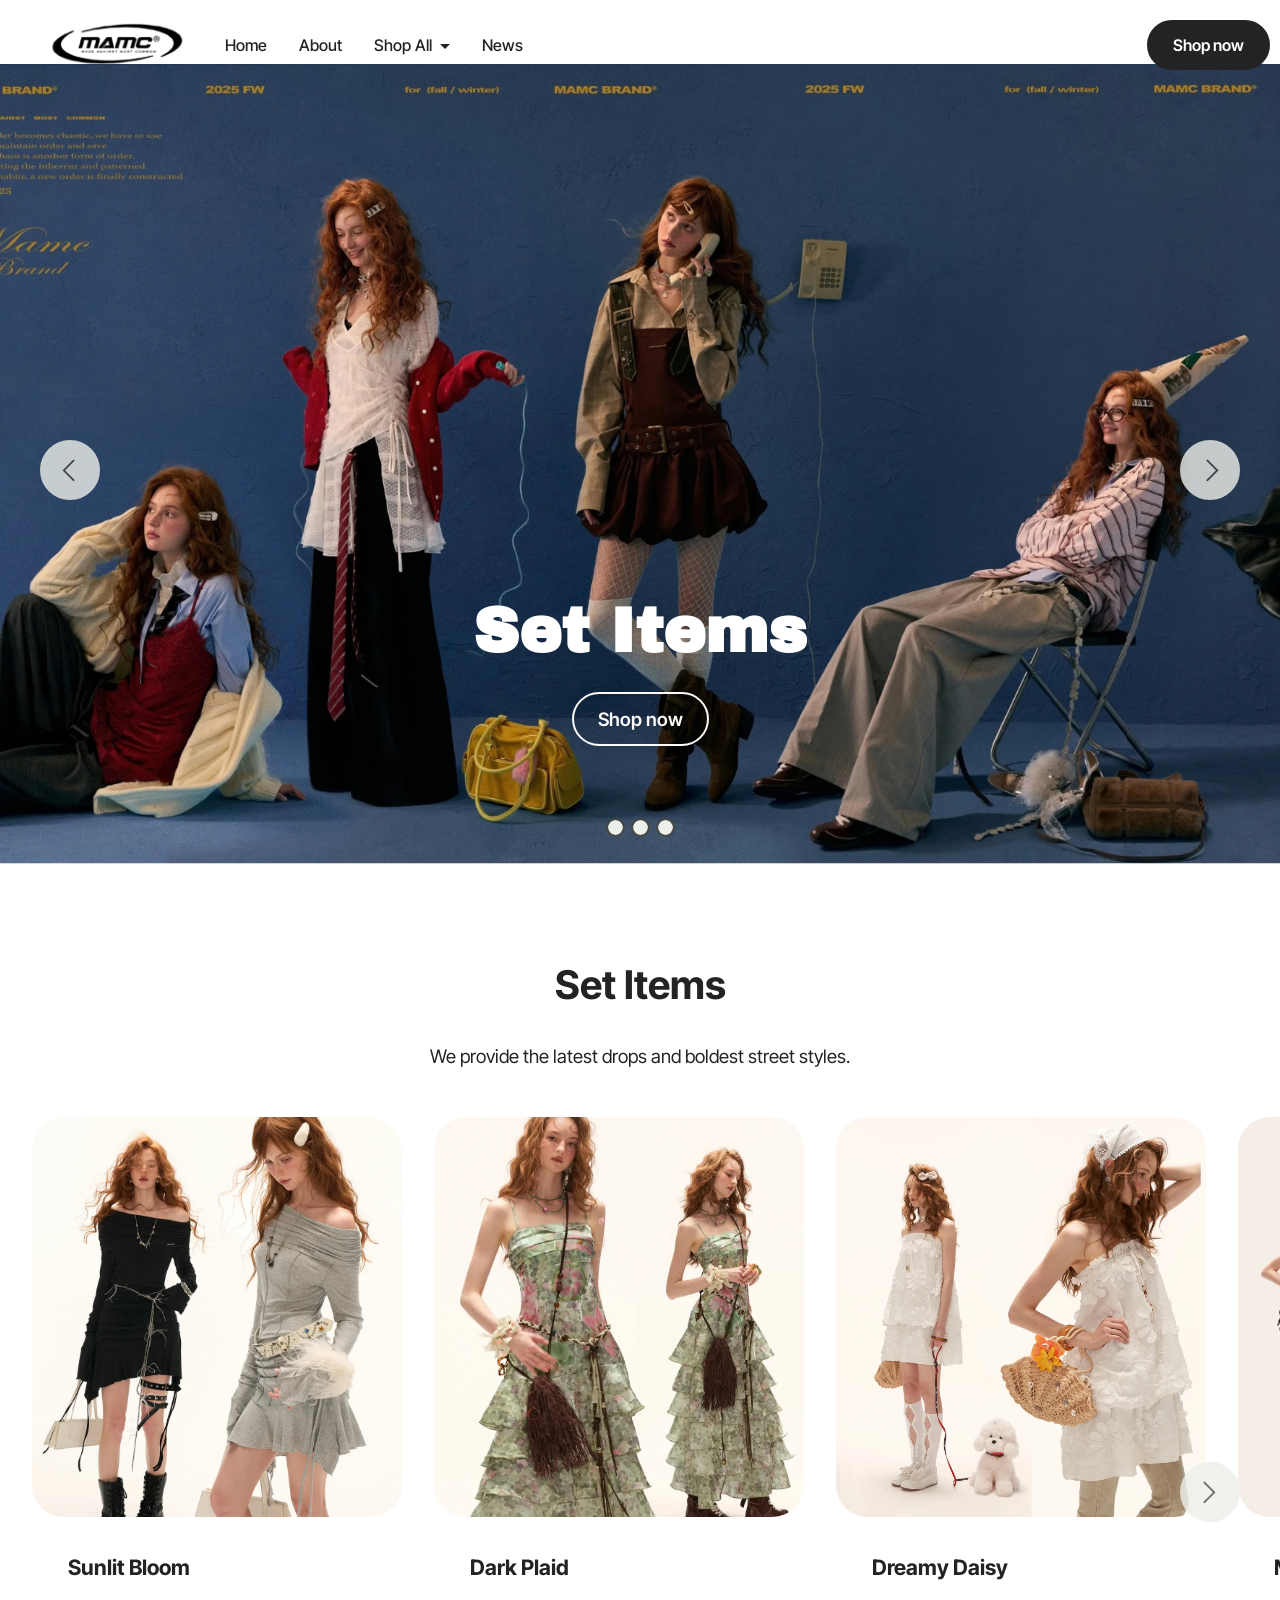
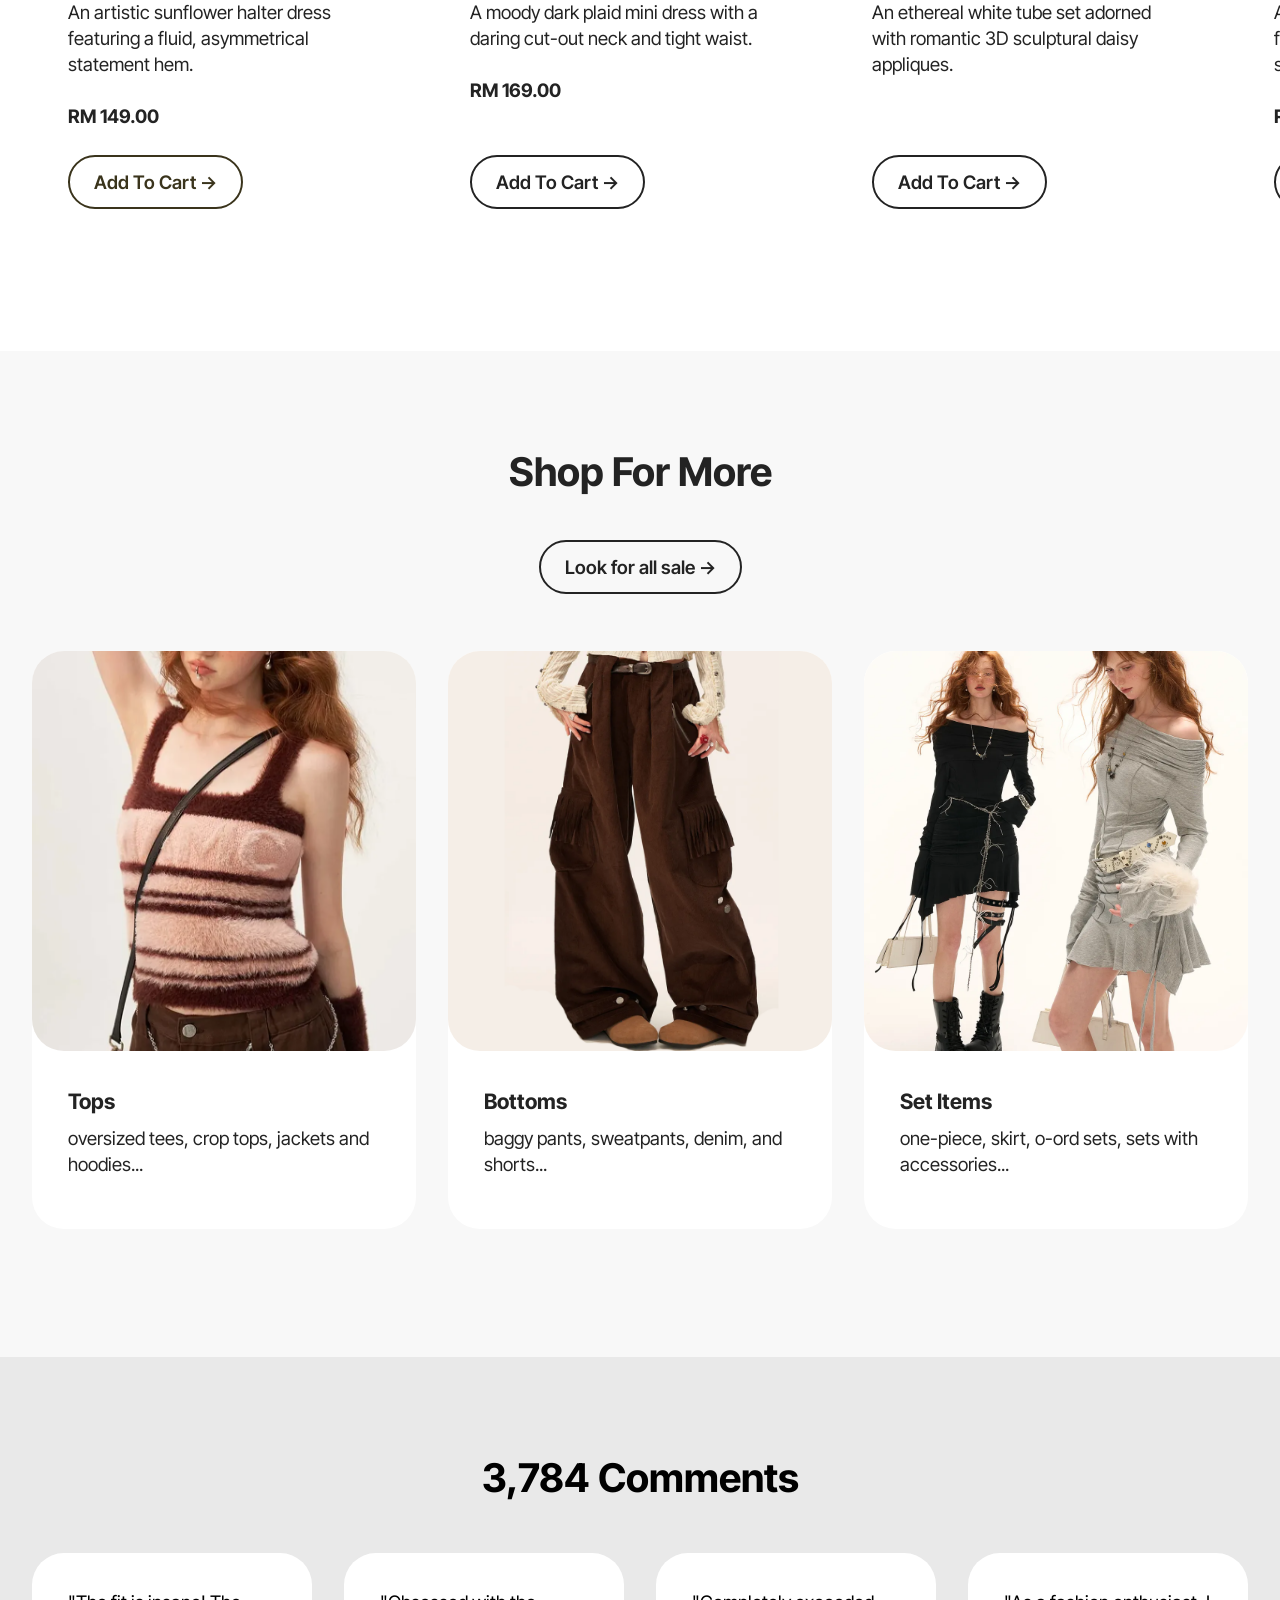
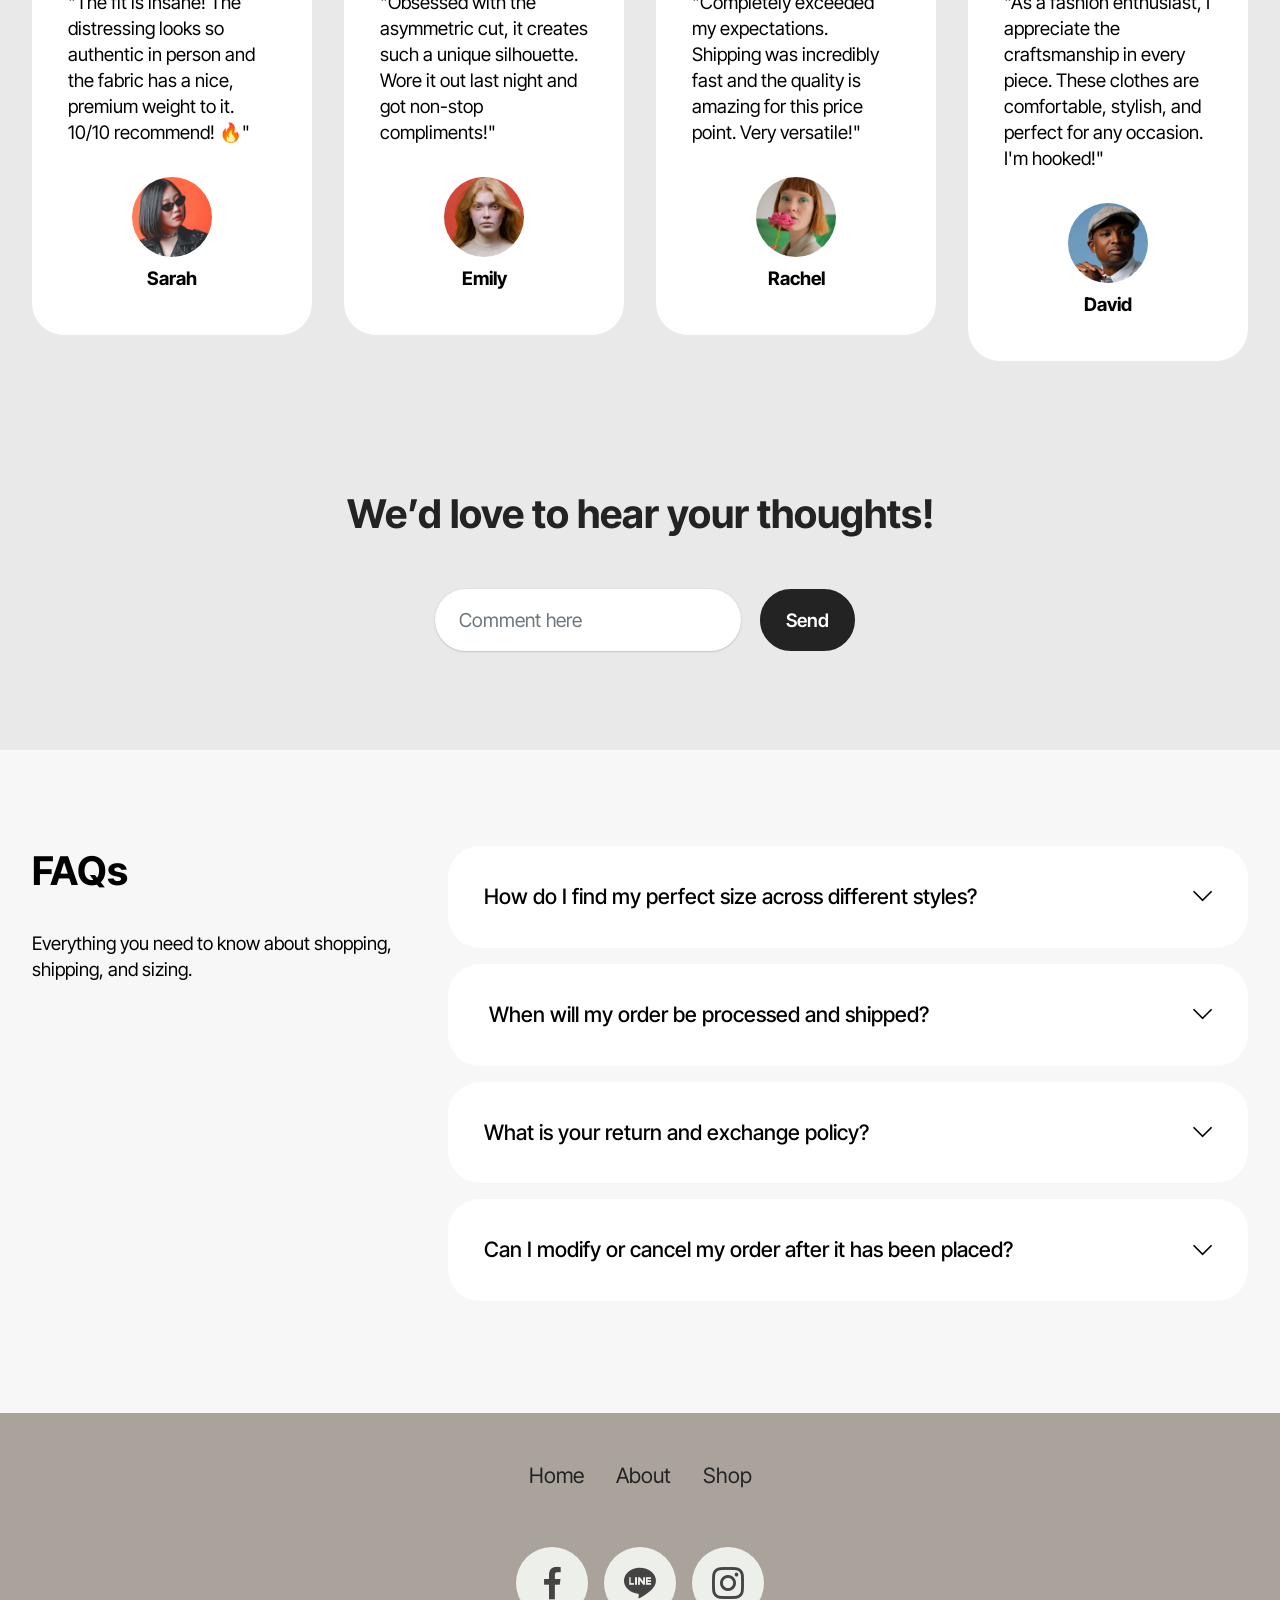
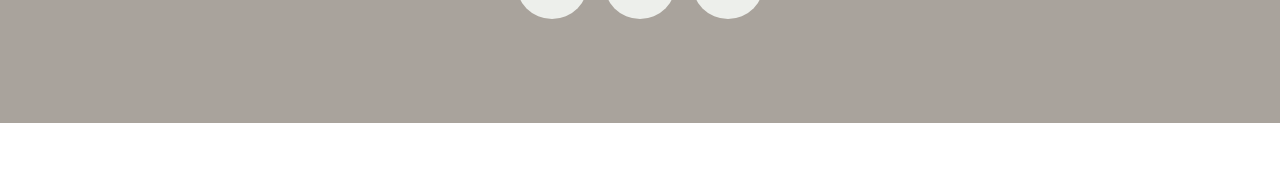
<file: page6.html>
<!DOCTYPE html>
<html  >
<head>
  <!-- Site made with Mobirise Website Builder v6.1.12, https://mobirise.com -->
  <meta charset="UTF-8">
  <meta http-equiv="X-UA-Compatible" content="IE=edge">
  <meta name="generator" content="Mobirise v6.1.12, mobirise.com">
  <meta name="viewport" content="width=device-width, initial-scale=1, minimum-scale=1">
  <link rel="shortcut icon" href="assets/images/image-removebg-preview-1.png" type="image/x-icon">
  <meta name="description" content="">
  
  
  <title>Set Item</title>
  <link rel="stylesheet" href="assets/web/assets/mobirise-icons2/mobirise2.css">
  <link rel="stylesheet" href="assets/bootstrap/css/bootstrap.min.css">
  <link rel="stylesheet" href="assets/animatecss/animate.css">
  <link rel="stylesheet" href="assets/dropdown/css/style.css">
  <link rel="stylesheet" href="assets/socicon/css/styles.css">
  <link rel="stylesheet" href="assets/theme/css/style.css">
  <link rel="preload" href="https://fonts.googleapis.com/css?family=Archivo+Black:400&display=swap" as="style" onload="this.onload=null;this.rel='stylesheet'">
  <noscript><link rel="stylesheet" href="https://fonts.googleapis.com/css?family=Archivo+Black:400&display=swap"></noscript>
  <link rel="preload" href="https://fonts.googleapis.com/css?family=Inter+Tight:100,200,300,400,500,600,700,800,900,100i,200i,300i,400i,500i,600i,700i,800i,900i&display=swap" as="style" onload="this.onload=null;this.rel='stylesheet'">
  <noscript><link rel="stylesheet" href="https://fonts.googleapis.com/css?family=Inter+Tight:100,200,300,400,500,600,700,800,900,100i,200i,300i,400i,500i,600i,700i,800i,900i&display=swap"></noscript>
  <link rel="preload" as="style" href="assets/mobirise/css/mbr-additional.css?v=zhozzv"><link rel="stylesheet" href="assets/mobirise/css/mbr-additional.css?v=zhozzv" type="text/css">

  
  
  
</head>
<body>
  
  <section data-bs-version="5.1" class="menu menu6 cid-vxhNF3VW3R" once="menu" id="menu06-30">
	

	<nav class="navbar navbar-dropdown opacityScroll navbar-fixed-top navbar-expand-lg">
		<div class="container">
			<div class="navbar-brand">
				<span class="navbar-logo">
					<a href="index.html">
						<img src="assets/images/image-removebg-preview-1.png" alt="Mobirise Website Builder" style="height: 3rem;">
					</a>
				</span>
				
			</div>
			<button class="navbar-toggler" type="button" data-toggle="collapse" data-bs-toggle="collapse" data-target="#navbarSupportedContent" data-bs-target="#navbarSupportedContent" aria-controls="navbarNavAltMarkup" aria-expanded="false" aria-label="Toggle navigation">
				<div class="hamburger">
					<span></span>
					<span></span>
					<span></span>
					<span></span>
				</div>
			</button>
			<div class="collapse navbar-collapse opacityScroll" id="navbarSupportedContent">
				<ul class="navbar-nav nav-dropdown" data-app-modern-menu="true"><li class="nav-item">
						<a class="nav-link link text-primary display-4" href="index.html#header17-1">Home</a>
					</li><li class="nav-item"><a class="nav-link link text-primary display-4" href="page2.html">About</a></li>
					<li class="nav-item dropdown">
						<a class="nav-link link text-primary dropdown-toggle display-4" href="page3.html" aria-expanded="false" data-toggle="dropdown-submenu" data-bs-toggle="dropdown" data-bs-auto-close="outside">Shop All</a><div class="dropdown-menu" aria-labelledby="dropdown-825"><a class="text-primary dropdown-item display-4" href="page7.html">Shop All</a><a class="text-primary show dropdown-item display-4" href="page4.html" aria-expanded="false">Tops</a><a class="text-primary show dropdown-item display-4" href="page5.html">Bottoms</a><a class="text-primary show dropdown-item display-4" href="page6.html">Set Items</a></div>
					</li><li class="nav-item"><a class="nav-link link text-primary display-4" href="index.html#news02-49">News</a></li></ul>
				<div class="icons-menu">
					<a class="iconfont-wrapper" href="page2.html#contacts02-1r">
						<span class="p-2 mbr-iconfont mobi-mbri-phone mobi-mbri"></span>
					</a>
					<a class="iconfont-wrapper" href="page2.html#contacts02-1r">
						<span class="p-2 mbr-iconfont mobi-mbri-letter mobi-mbri"></span>
					</a>
					<a class="iconfont-wrapper" href="page2.html#contacts02-1r">
						<span class="p-2 mbr-iconfont mobi-mbri-map-pin mobi-mbri"></span>
					</a>
					
				</div>
				<div class="navbar-buttons mbr-section-btn"><a class="btn btn-primary display-4" href="page7.html"> Shop now</a></div>
			</div>
		</div>
	</nav>
</section>

<section data-bs-version="5.1" class="slider3 cid-vxmh6Hb0xi" id="slider03-4b">
    
    <div class="carousel slide" id="vxr9irEyMK" data-ride="carousel" data-bs-ride="carousel" data-interval="4000" data-bs-interval="4000">
        <ol class="carousel-indicators">
            <li data-slide-to="0" data-bs-slide-to="0" class="active" data-target="#vxr9irEyMK" data-bs-target="#vxr9irEyMK"></li>
            <li data-slide-to="1" data-bs-slide-to="1" data-target="#vxr9irEyMK" data-bs-target="#vxr9irEyMK"></li>
            <li data-slide-to="2" data-bs-slide-to="2" data-target="#vxr9irEyMK" data-bs-target="#vxr9irEyMK"></li>
        </ol>
        <div class="carousel-inner">
            
            <div class="carousel-item slider-image item active">
                <div class="item-wrapper">
                    <img class="d-block w-100" src="assets/images/1-1.png" alt="Mobirise Website Builder" data-slide-to="0" data-bs-slide-to="0">
                    
                    <div class="carousel-caption">
                        <h5 class="mbr-section-subtitle mbr-fonts-style mb-3 display-1">
                            <strong>Set Items</strong></h5>
                        
                        <div class="mbr-section-btn mb-5"><a class="btn btn-white-outline display-7" href="page6.html#features017-31">Shop now</a></div>     
                    </div>
                </div>
            </div><div class="carousel-item slider-image item">
                <div class="item-wrapper">
                    <img class="d-block w-100" src="assets/images/2-2.png" alt="Mobirise Website Builder" data-slide-to="1" data-bs-slide-to="1">
                    
                    <div class="carousel-caption">
                        <h5 class="mbr-section-subtitle mbr-fonts-style mb-3 display-1">Set Items</h5>
                        
                        <div class="mbr-section-btn mb-5"><a class="btn btn-secondary-outline display-7" href="page6.html#features017-31">Shop now</a></div>     
                    </div>
                </div>
            </div>
            <div class="carousel-item slider-image item">
                <div class="item-wrapper">
                    <img class="d-block w-100" src="assets/images/3-5.png" alt="Mobirise Website Builder">
                    
                    <div class="carousel-caption">
                        <h5 class="mbr-section-subtitle mbr-fonts-style mb-3 display-1"><strong>Set Items</strong></h5>
                        
                        <div class="mbr-section-btn mb-5"><a class="btn btn-white-outline display-7" href="https://mobiri.se">Get started</a></div>     
                    </div>
                </div>
            </div>
        </div>
        <a class="carousel-control carousel-control-prev" role="button" data-slide="prev" data-bs-slide="prev" href="#vxr9irEyMK">
            <span class="mobi-mbri mobi-mbri-arrow-prev" aria-hidden="true"></span>
            <span class="sr-only visually-hidden">Previous</span>
        </a>
        <a class="carousel-control carousel-control-next" role="button" data-slide="next" data-bs-slide="next" href="#vxr9irEyMK">
            <span class="mobi-mbri mobi-mbri-arrow-next" aria-hidden="true"></span>
            <span class="sr-only visually-hidden">Next</span>
        </a>
    </div>
</section>

<section data-bs-version="5.1" class="features017 mbr-embla cid-vxhNF4plCy" id="features017-31">
	
	
	<div class="position-relative">
		<div class="container-fluid">
			<div class="row justify-content-center">
				<div class="col-12 content-head">
					<div class="mbr-section-head mb-5">
						<h4 class="mbr-section-title mbr-fonts-style align-center mb-0 display-2">
							<strong>Set Items</strong></h4>
						<h5 class="mbr-section-subtitle mbr-fonts-style align-center mb-0 mt-4 display-7">We provide the latest drops and boldest street styles.</h5>
					</div>
				</div>
			</div>
		</div>

		<div class="embla" data-skip-snaps="true" data-align="center" data-contain-scroll="trimSnaps" data-auto-play-interval="5" data-draggable="true">
			<div class="embla__viewport container-fluid">
				<div class="embla__container">
					<div class="embla__slide slider-image item active" style="margin-left: 1rem; margin-right: 1rem;">
					<div class="slide-content">
						<div class="item-img">
							<div class="item-wrapper">
								<img src="assets/images/93661478.jpeg" alt="Mobirise Website Builder" title="" data-slide-to="0" data-bs-slide-to="0">
							</div>
						</div>
						<div class="item-content">
							<h5 class="item-title mbr-fonts-style display-5"><strong>Sunlit Bloom</strong></h5>
							
							<p class="mbr-text mbr-fonts-style mt-3 display-7">
								An artistic sunflower halter dress featuring a fluid, asymmetrical statement hem.<br><br><strong>RM 149.00</strong></p>
						</div>
						<div class="mbr-section-btn item-footer mt-2"><a href="" class="btn item-btn btn-success-outline display-7" target="_blank">Add To Cart →</a></div>
					</div>
					</div><div class="embla__slide slider-image item" style="margin-left: 1rem; margin-right: 1rem;">
					<div class="slide-content">
						<div class="item-img">
							<div class="item-wrapper">
								<img src="assets/images/105423106-1.webp" alt="Mobirise Website Builder" title="" data-slide-to="1" data-bs-slide-to="1">
							</div>
						</div>
						<div class="item-content">
							<h5 class="item-title mbr-fonts-style display-5"><strong>Dark Plaid</strong></h5>
							
							<p class="mbr-text mbr-fonts-style mt-3 display-7">
								A moody dark plaid mini dress with a daring cut-out neck and tight waist.<br><br><strong>RM 169.00</strong><br>
							</p>
						</div>
						<div class="mbr-section-btn item-footer mt-2"><a href="" class="btn item-btn btn-black-outline display-7" target="_blank">Add To Cart →</a></div>
					</div>
					</div><div class="embla__slide slider-image item" style="margin-left: 1rem; margin-right: 1rem;">
					<div class="slide-content">
						<div class="item-img">
							<div class="item-wrapper">
								<img src="assets/images/8.png" alt="Mobirise Website Builder" title="" data-slide-to="2" data-bs-slide-to="2">
							</div>
						</div>
						<div class="item-content">
							<h5 class="item-title mbr-fonts-style display-5"><strong>Dreamy Daisy</strong></h5>
							
							<p class="mbr-text mbr-fonts-style mt-3 display-7">An ethereal white tube set adorned with romantic 3D sculptural daisy appliques.
							</p>
						</div>
						<div class="mbr-section-btn item-footer mt-2"><a href="" class="btn item-btn btn-black-outline display-7" target="_blank">Add To Cart →</a></div>
					</div>
					</div><div class="embla__slide slider-image item" style="margin-left: 1rem; margin-right: 1rem;">
					<div class="slide-content">
						<div class="item-img">
							<div class="item-wrapper">
								<img src="assets/images/2-1.png" alt="Mobirise Website Builder" title="" data-slide-to="3" data-bs-slide-to="3">
							</div>
						</div>
						<div class="item-content">
							<h5 class="item-title mbr-fonts-style display-5"><strong>Mist &amp; Moss</strong></h5>
							
							<p class="mbr-text mbr-fonts-style mt-3 display-7">
								A deconstructed charcoal knit set featuring organic raw edges and a soft front tie.<br><br><strong>RM 159.00</strong><br>
							</p>
						</div>
						<div class="mbr-section-btn item-footer mt-2"><a href="" class="btn item-btn btn-black-outline display-7" target="_blank">Add To Cart →</a></div>
					</div>
					</div><div class="embla__slide slider-image item" style="margin-left: 1rem; margin-right: 1rem;">
					<div class="slide-content">
						<div class="item-img">
							<div class="item-wrapper">
								<img src="assets/images/3-1.png" alt="Mobirise Website Builder" title="" data-slide-to="4" data-bs-slide-to="4">
							</div>
						</div>
						<div class="item-content">
							<h5 class="item-title mbr-fonts-style display-5"><strong>Ruby Valley</strong></h5>
							
							<p class="mbr-text mbr-fonts-style mt-3 display-7">
								A red gingham off-shoulder top with dramatic balloon sleeves and a peplum waist.<br><br><strong>RM 119.00</strong><br>
							</p>
						</div>
						<div class="mbr-section-btn item-footer mt-2"><a href="" class="btn item-btn btn-black-outline display-7" target="_blank">Add To Cart → </a></div>
					</div>
					</div>
					
					
					
					
					
					
					
				</div>
			</div>
			<button class="embla__button embla__button--prev">
				<span class="mobi-mbri mobi-mbri-arrow-prev mbr-iconfont" aria-hidden="true"></span>
				<span class="sr-only visually-hidden visually-hidden visually-hidden">Previous</span>
			</button>
			<button class="embla__button embla__button--next">
				<span class="mobi-mbri mobi-mbri-arrow-next mbr-iconfont" aria-hidden="true"></span>
				<span class="sr-only visually-hidden visually-hidden visually-hidden">Next</span>
			</button>
		</div>
	</div>
</section>

<section data-bs-version="5.1" class="features6 start cid-vxhNF5shUM" id="features06-33">
	
	
	<div class="container">
		<div class="row justify-content-center">
			<div class="col-12 content-head">
				<div class="mbr-section-head mb-5">
					<h4 class="mbr-section-title mbr-fonts-style align-center mb-0 display-2">
						<strong>Shop For More</strong></h4>
					
					<div class="mbr-section-btn item-footer mt-4"><a href="page7.html" class="btn item-btn btn-black-outline display-7">Look for all sale →</a></div>
				</div>
			</div>
		</div>
		<div class="row">
			<div class="item features-image col-12 col-md-6 col-lg-4 active">
				<div class="item-wrapper">
					<div class="item-img">
						<a href="page4.html"><img src="assets/images/86039114-1.webp" alt="Mobirise Website Builder" data-slide-to="1" data-bs-slide-to="1"></a>
					</div>
					<div class="item-content">
						<h5 class="item-title mbr-fonts-style display-5">
							<strong>Tops</strong></h5>
						<p class="mbr-text mbr-fonts-style display-7">oversized tees, crop tops, jackets and hoodies...</p>
						
					</div>
				</div>
			</div>
			<div class="item features-image col-12 col-md-6 col-lg-4">
				<div class="item-wrapper">
					<div class="item-img">
						<a href="page5.html"><img src="assets/images/shop-for-more-4.png" alt="Mobirise Website Builder" data-slide-to="2" data-bs-slide-to="2"></a>
					</div>
					<div class="item-content">
						<h5 class="item-title mbr-fonts-style display-5">
							<strong>Bottoms</strong></h5>
						<p class="mbr-text mbr-fonts-style display-7">baggy pants, sweatpants, denim, and shorts...</p>
						
					</div>
				</div>
			</div>
			<div class="item features-image col-12 col-md-6 col-lg-4">
				<div class="item-wrapper">
					<div class="item-img">
						<a href="page6.html"><img src="assets/images/93661478.jpg" alt="Mobirise Website Builder" data-slide-to="3" data-bs-slide-to="3"></a>
					</div>
					<div class="item-content">
						<h5 class="item-title mbr-fonts-style display-5">
							<strong>Set Items</strong></h5>
						<p class="mbr-text mbr-fonts-style display-7">
							one-piece, skirt, o-ord sets, sets with accessories...<br>
						</p>
						
					</div>
				</div>
			</div>
		</div>
	</div>
</section>

<section data-bs-version="5.1" class="people04 cid-vxqsQ1fQvT" id="people04-54">
	
	
	<div class="container">
		<div class="row mb-5 justify-content-center">
			<div class="col-12 mb-0 content-head">
				<h3 class="mbr-section-title mbr-fonts-style align-center mb-0 display-2"><strong>3,784 Comments</strong></h3>
				
			</div>
		</div>
		<div class="row mbr-masonry" data-masonry="{&quot;percentPosition&quot;: true }">
			
			
			
			<div class="item features-without-image col-12 col-md-6 col-lg-3 active">
				<div class="item-wrapper">
					<div class="card-box align-left">
						<p class="card-text mbr-fonts-style display-7">"The fit is insane! The distressing looks so authentic in person and the fabric has a nice, premium weight to it. 10/10 recommend! 🔥"
						</p>
						<div class="img-wrapper mt-4 mb-2">
							<img src="assets/images/team1.jpg" alt="" data-slide-to="0" data-bs-slide-to="0">
						</div>
						<h5 class="card-title mbr-fonts-style display-7">
							<strong>Sarah</strong>
						</h5>
					</div>
				</div>
			</div><div class="item features-without-image col-12 col-md-6 col-lg-3">
				<div class="item-wrapper">
					<div class="card-box align-left">
						<p class="card-text mbr-fonts-style display-7">"Obsessed with the asymmetric cut, it creates such a unique silhouette. Wore it out last night and got non-stop compliments!"<br></p>
						<div class="img-wrapper mt-4 mb-2">
							<img src="assets/images/team4.jpg" data-slide-to="1" data-bs-slide-to="1" alt="">
						</div>
						<h5 class="card-title mbr-fonts-style display-7">
							<strong>Emily</strong>
						</h5>
					</div>
				</div>
			</div><div class="item features-without-image col-12 col-md-6 col-lg-3">
				<div class="item-wrapper">
					<div class="card-box align-left">
						<p class="card-text mbr-fonts-style display-7">
							"Completely exceeded my expectations. Shipping was incredibly fast and the quality is amazing for this price point. Very versatile!"
						</p>
						<div class="img-wrapper mt-4 mb-2">
							<img src="assets/images/team2.jpg" data-slide-to="2" data-bs-slide-to="2" alt="">
						</div>
						<h5 class="card-title mbr-fonts-style display-7">
							<strong>Rachel</strong>
						</h5>
					</div>
				</div>
			</div><div class="item features-without-image col-12 col-md-6 col-lg-3">
				<div class="item-wrapper">
					<div class="card-box align-left">
						<p class="card-text mbr-fonts-style display-7">"As a fashion enthusiast, I appreciate the craftsmanship in every piece. These clothes are
							comfortable, stylish, and perfect for any occasion. I'm hooked!"</p>
						<div class="img-wrapper mt-4 mb-2">
							<img src="assets/images/team3.jpg" data-slide-to="3" data-bs-slide-to="3" alt="">
						</div>
						<h5 class="card-title mbr-fonts-style display-7">
							<strong>David</strong>
						</h5>
					</div>
				</div>
			</div>
			
			
		</div>
	</div>
</section>

<section data-bs-version="5.1" class="form1 cid-vxqsPzGctn" id="form01-53">
	

	

	<div class="container">
		<div class="row content-wrapper justify-content-center">
			<div class="col-lg-7 mbr-form">
				<div class="col-lg-12 col-md-12 col-sm-12">
					<h5 class="mbr-section-title mbr-fonts-style mb-5 display-2"><strong>We’d love to hear your thoughts!</strong></h5>
				</div>

				<div class="text-wrapper align-left" data-form-type="formoid">
					<!--Formbuilder Form-->
					<form action="https://mobirise.eu/" method="POST" class="mbr-form form-with-styler" data-form-title="Form Name"><input type="hidden" name="email" data-form-email="true" value="LXJ6bDnRUBoMUDxKU/Z5+f/s8+Y6i2ru1SiGqWgXT9V3a77C8Q8EClXoLQo1Y4SldOAIK0q5z6gXIPROfV/EDLSl+zf6c4jHOTdJdxigdiE2D8K7+kojMJ5PXe8GeXkd">
						<div class="row">
							<div hidden="hidden" data-form-alert="" class="alert alert-success col-12">Thanks for your comment !</div>
							<div hidden="hidden" data-form-alert-danger="" class="alert alert-danger col-12">
								Oops...! some problem!
							</div>
						</div>
						<div class="dragArea row">
							<div data-for="email" class="col-lg-6 col-md-6 col-sm-12 form-group">
								<input type="email" name="email" placeholder="Comment here" data-form-field="email" class="form-control display-7" value="" id="email-form01-53">
							</div>
							<div class="col-auto mbr-section-btn"><button type="submit" class="w-100 w-100 w-100 w-100 w-100 w-100 btn btn-primary display-7">Send<br></button></div>
						</div>
					</form>
					<!--Formbuilder Form-->
				</div>
			</div>
		</div>
	</div>
</section>

<section data-bs-version="5.1" class="list07 cid-vxqsNWfKJ5" id="list07-52">
    
    
    <div class="container">
        <div class="row justify-content-center">
            <div class="col-lg-4">
                <div class="col-12 col-md-12">
                    <h5 class="mbr-section-title mbr-fonts-style mt-0 mb-4 display-2"><strong>FAQs</strong></h5>
                    <h6 class="mbr-section-subtitle mbr-fonts-style mt-0 mb-4 display-7">Everything you need to know about shopping, shipping, and sizing.<div><br></div></h6>
                    
                </div>
            </div>

            <div class="col-lg-8">
                <div id="bootstrap-accordion_52" class="panel-group accordionStyles accordion" role="tablist" aria-multiselectable="true">
                    <div class="card">
                        <div class="card-header" role="tab" id="headingOne">
                            <a role="button" class="panel-title collapsed" data-toggle="collapse" data-bs-toggle="collapse" data-core="" href="#collapse1_52" aria-expanded="false" aria-controls="collapse1">
                                <h6 class="panel-title-edit mbr-semibold mbr-fonts-style mb-0 display-5">How do I find my perfect size across different styles?</h6>
                                <span class="sign mbr-iconfont mobi-mbri-arrow-down"></span>
                            </a>
                        </div>
                        <div id="collapse1_52" class="panel-collapse noScroll collapse" role="tabpanel" aria-labelledby="headingOne" data-parent="#accordion" data-bs-parent="#bootstrap-accordion_52">
                            <div class="panel-body">
                                <p class="mbr-fonts-style panel-text display-7">
                                    Please refer to the specific "Size Guide" on each product page. Our fits range from tight baby tees to oversized drop-shoulder silhouettes, so we highly recommend measuring your favorite garment at home and comparing it to our size chart before ordering.
                                </p>
                            </div>
                        </div>

                    </div>
                    <div class="card">
                        <div class="card-header" role="tab" id="headingOne">
                            <a role="button" class="panel-title collapsed" data-toggle="collapse" data-bs-toggle="collapse" data-core="" href="#collapse2_52" aria-expanded="false" aria-controls="collapse2">
                                <h6 class="panel-title-edit mbr-semibold mbr-fonts-style mb-0 display-5">&nbsp;When will my order be processed and shipped?</h6>
                                <span class="sign mbr-iconfont mobi-mbri-arrow-down"></span>
                            </a>
                        </div>
                        <div id="collapse2_52" class="panel-collapse noScroll collapse" role="tabpanel" aria-labelledby="headingOne" data-parent="#accordion" data-bs-parent="#bootstrap-accordion_52">
                            <div class="panel-body">
                                <p class="mbr-fonts-style panel-text display-7">
                                    Standard orders are processed within 1–3 business days. Once shipped, a tracking number will be emailed to you instantly. For pre-order or limited-edition items, please check the specific shipping timeline stated on the product description page.
                                </p>
                            </div>
                        </div>
                    </div>
                    <div class="card">
                        <div class="card-header" role="tab" id="headingOne">
                            <a role="button" class="panel-title collapsed" data-toggle="collapse" data-bs-toggle="collapse" data-core="" href="#collapse3_52" aria-expanded="false" aria-controls="collapse3">
                                <h6 class="panel-title-edit mbr-semibold mbr-fonts-style mb-0 display-5">What is your return and exchange policy?</h6>
                                <span class="sign mbr-iconfont mobi-mbri-arrow-down"></span>
                            </a>
                        </div>
                        <div id="collapse3_52" class="panel-collapse noScroll collapse" role="tabpanel" aria-labelledby="headingOne" data-parent="#accordion" data-bs-parent="#bootstrap-accordion_52">
                            <div class="panel-body">
                                <p class="mbr-fonts-style panel-text display-7">
                                    We offer a 14-day hassle-free return or exchange window from the date of delivery. Items must be unworn, unwashed, and returned in their original packaging with all designer tags attached.
                                </p>
                            </div>
                        </div>
                    </div>
                    <div class="card">
                        <div class="card-header" role="tab" id="headingOne">
                            <a role="button" class="panel-title collapsed" data-toggle="collapse" data-bs-toggle="collapse" data-core="" href="#collapse4_52" aria-expanded="false" aria-controls="collapse4">
                                <h6 class="panel-title-edit mbr-semibold mbr-fonts-style mb-0 display-5">Can I modify or cancel my order after it has been placed?</h6>
                                <span class="sign mbr-iconfont mobi-mbri-arrow-down"></span>
                            </a>
                        </div>
                        <div id="collapse4_52" class="panel-collapse noScroll collapse" role="tabpanel" aria-labelledby="headingOne" data-parent="#accordion" data-bs-parent="#bootstrap-accordion_52">
                            <div class="panel-body">
                                <p class="mbr-fonts-style panel-text display-7">
                                    To ensure fast delivery, we process orders quickly. You can modify or cancel your order within 1 hour of purchase by contacting our support team. Once the order enters the shipping stage, it cannot be changed.
                                </p>
                            </div>
                        </div>
                    </div>
                    
                    
                </div>
            </div>
        </div>
    </div>
</section>

<section data-bs-version="5.1" class="footer3 cid-vxlsioqWSb" once="footers" id="footer03-3n">

        

    

    <div class="container">
        <div class="row">
            <div class="row-links">
                <ul class="header-menu">
                  
                  
                  
                  
                <li class="header-menu-item mbr-fonts-style display-5">Home<br></li><li class="header-menu-item mbr-fonts-style display-5">About</li><li class="header-menu-item mbr-fonts-style display-5">Shop</li></ul>
              </div>

            <div class="col-12 mt-4">
                <div class="social-row">
                    <div class="soc-item">
                        <a href="https://www.facebook.com/MAMCTW/" target="_blank">
                            <span class="mbr-iconfont display-7 socicon-facebook socicon"></span>
                        </a>
                    </div>
                    <div class="soc-item">
                        <a href="https://line.me/R/ti/p/@egz8294k?oat_content=url&ts=09121439" target="_blank">
                            <span class="mbr-iconfont socicon-line socicon"></span>
                        </a>
                    </div>
                    <div class="soc-item">
                        <a href="https://www.instagram.com/mamc_tw?igsh=aTM5YndxanR2dmww&utm_source=qr" target="_blank">
                            <span class="mbr-iconfont socicon-instagram socicon"></span>
                        </a>
                    </div>
                    
                    
                </div>
            </div>
            <div class="col-12 mt-5">
                <p class="mbr-fonts-style copyright display-7"></p>
            </div>
        </div>
    </div>
</section><section class="display-7" style="padding: 0;align-items: center;justify-content: center;flex-wrap: wrap;    align-content: center;display: flex;position: relative;height: 4rem;"><a href="https://mobiri.se/5185864" style="flex: 1 1;height: 4rem;position: absolute;width: 100%;z-index: 1;"><img alt="" style="height: 4rem;" src="[data-uri]"></a><p style="margin: 0;text-align: center;" class="display-7">&#8204;</p><a style="z-index:1" href="https://mobirise.com/html-builder.html">HTML Builder</a></section><script src="assets/bootstrap/js/bootstrap.bundle.min.js"></script>  <script src="assets/smoothscroll/smooth-scroll.js"></script>  <script src="assets/ytplayer/index.js"></script>  <script src="assets/dropdown/js/navbar-dropdown.js"></script>  <script src="assets/embla/embla.min.js"></script>  <script src="assets/embla/script.js"></script>  <script src="assets/masonry/masonry.pkgd.min.js"></script>  <script src="assets/imagesloaded/imagesloaded.pkgd.min.js"></script>  <script src="assets/theme/js/script.js"></script>  <script src="assets/formoid/formoid.min.js"></script>  
  
  
  <input name="animation" type="hidden">
  </body>
</html>
</file>
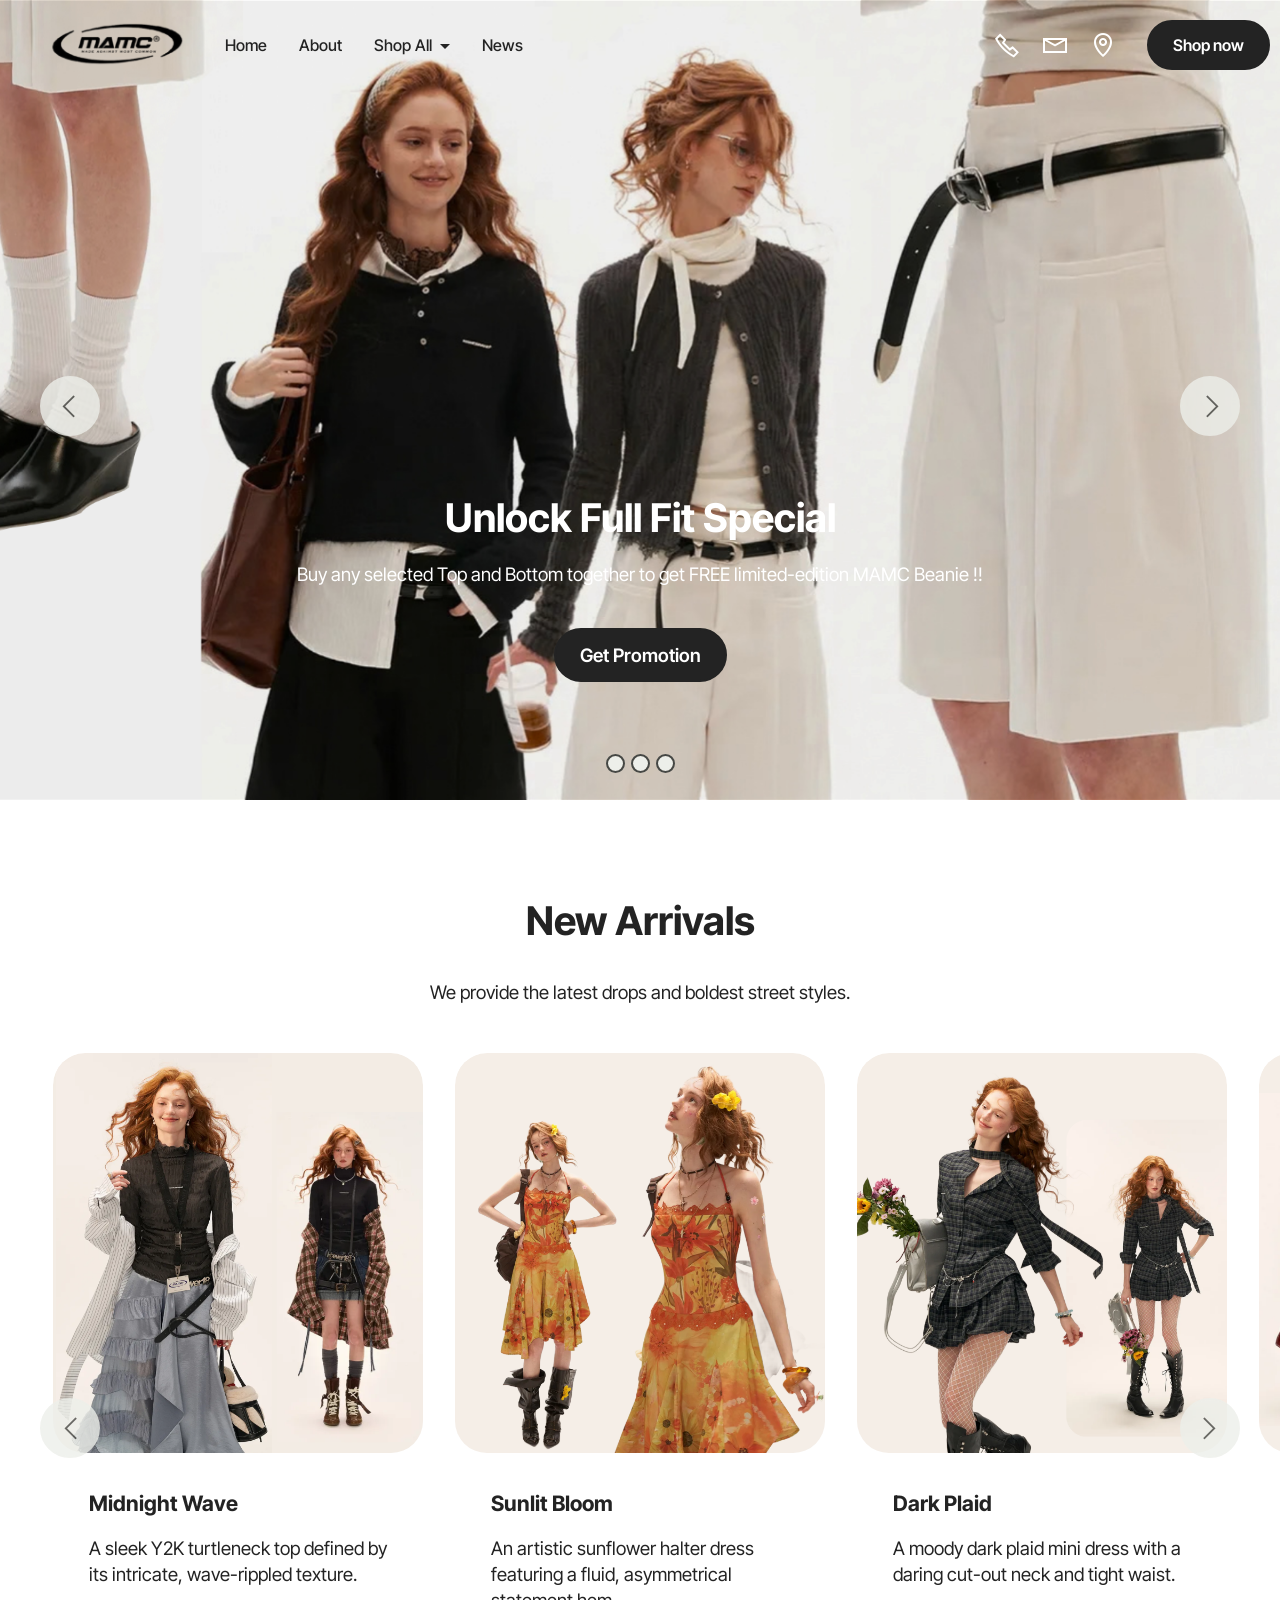
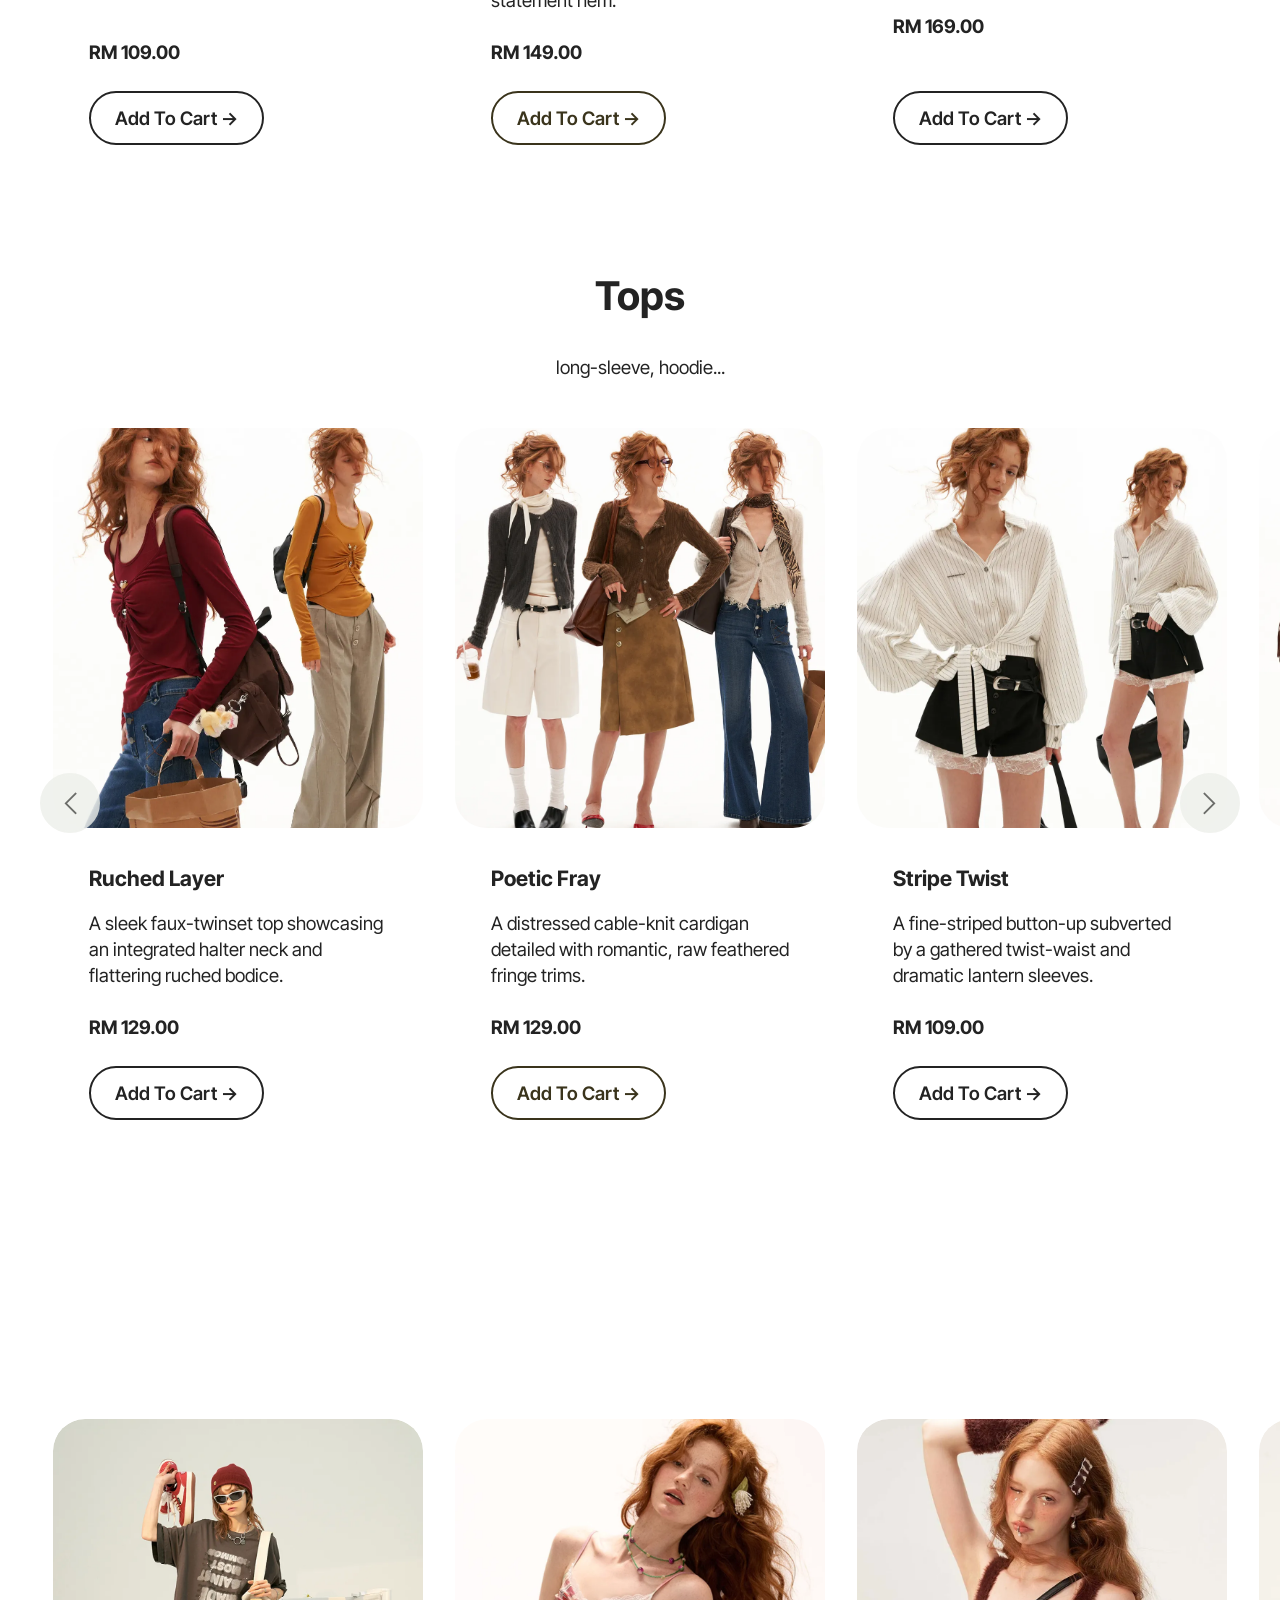
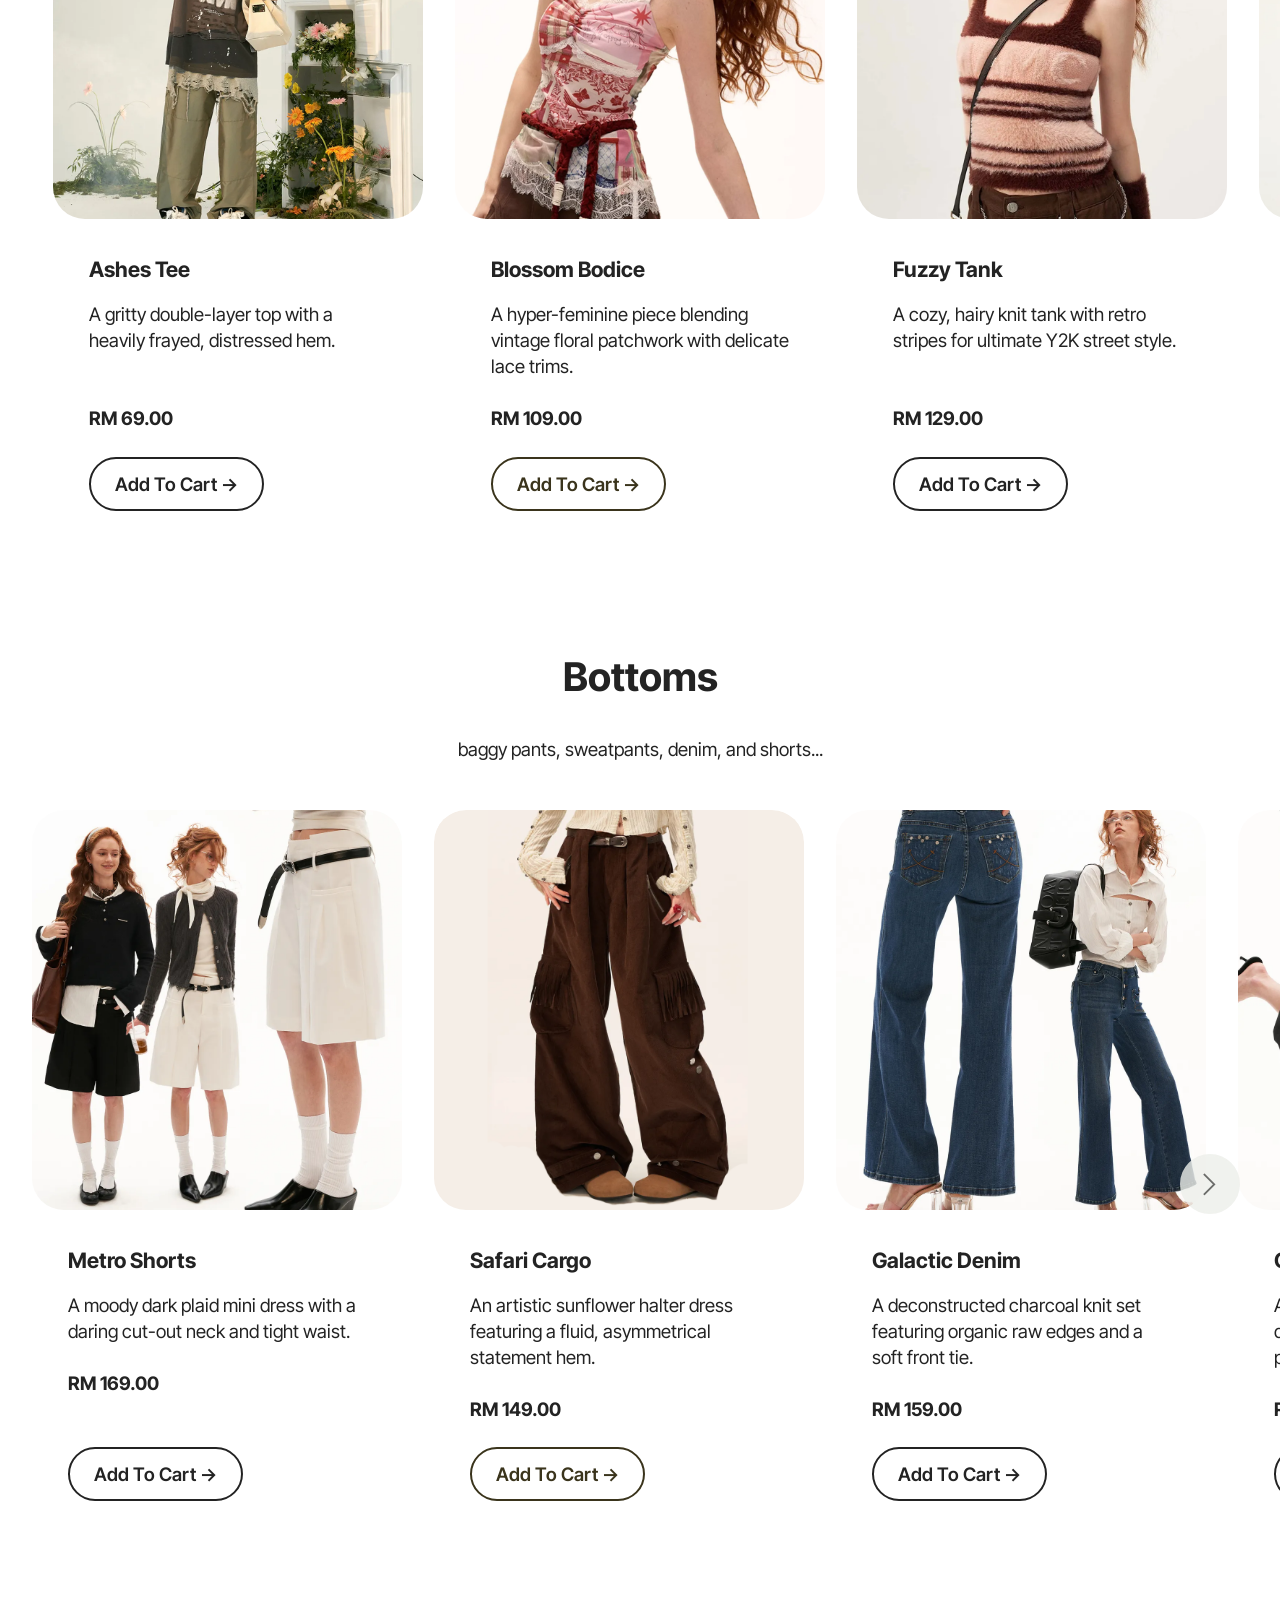
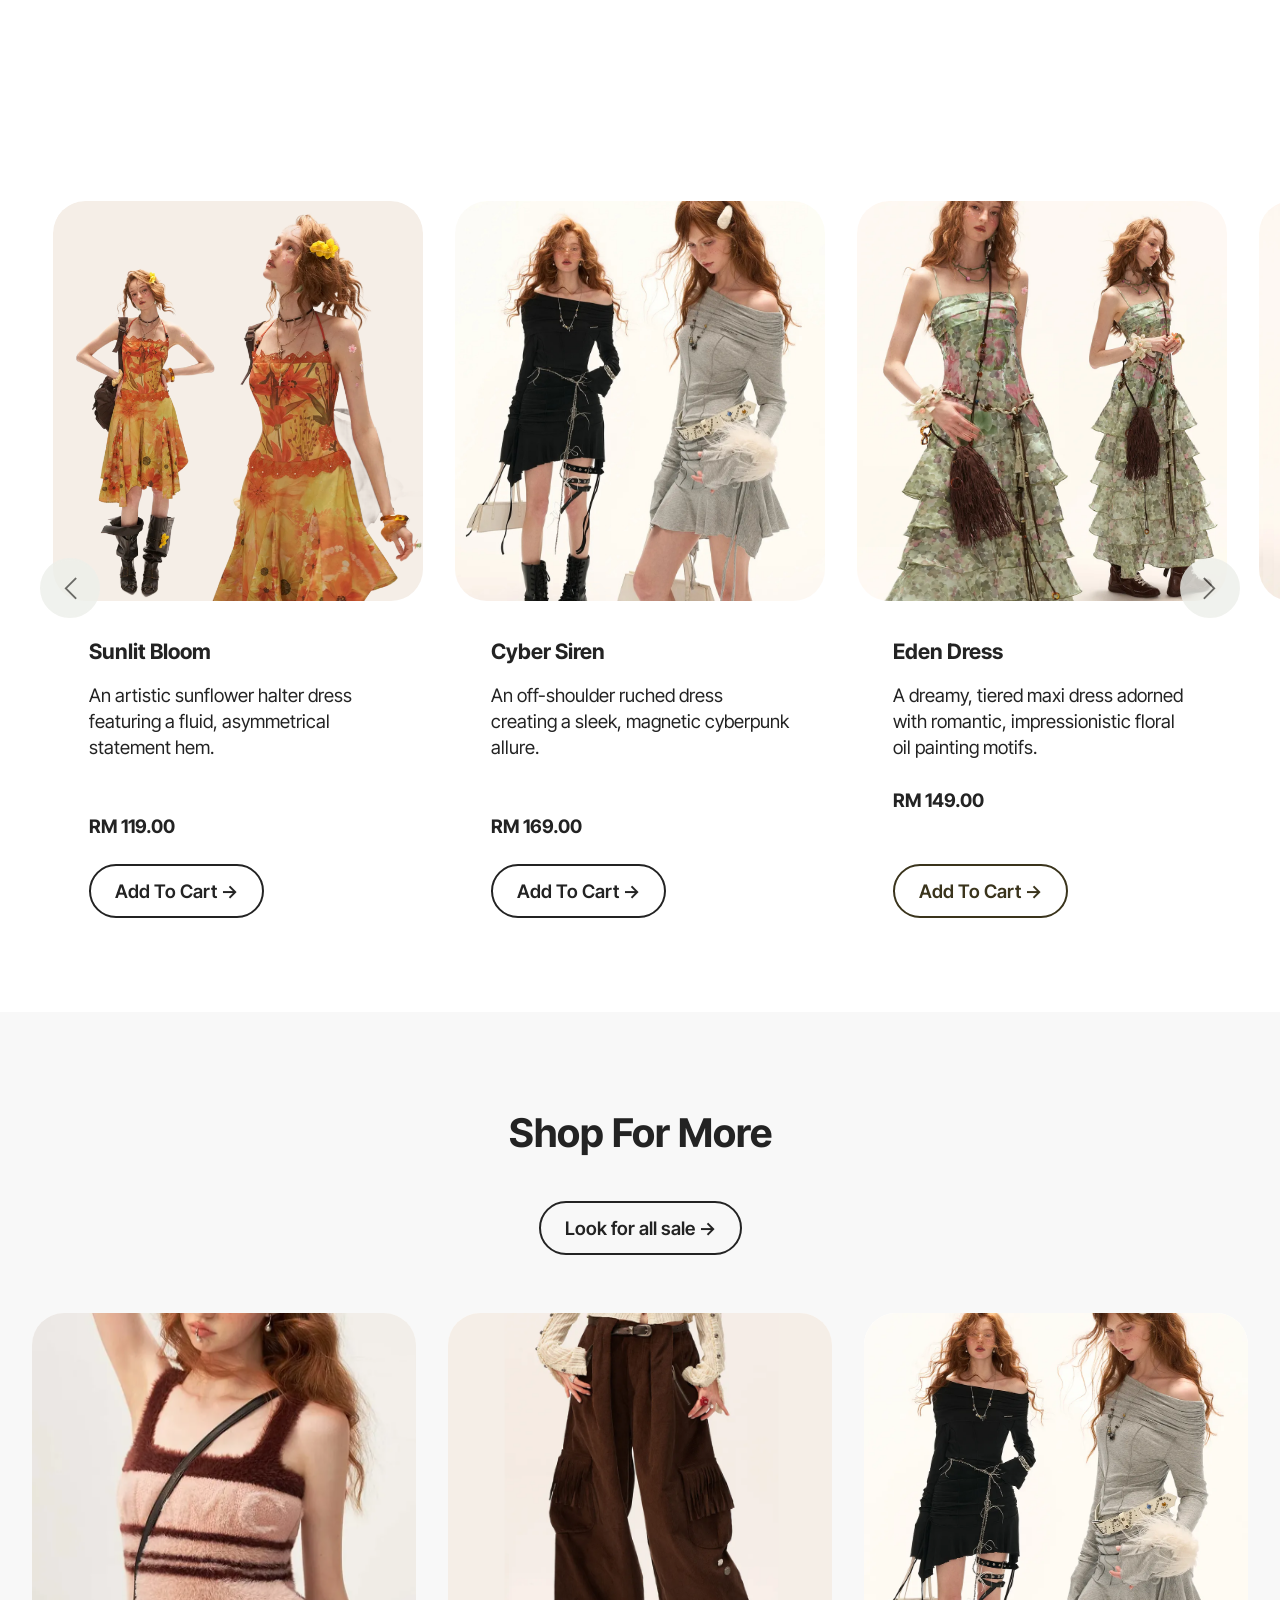
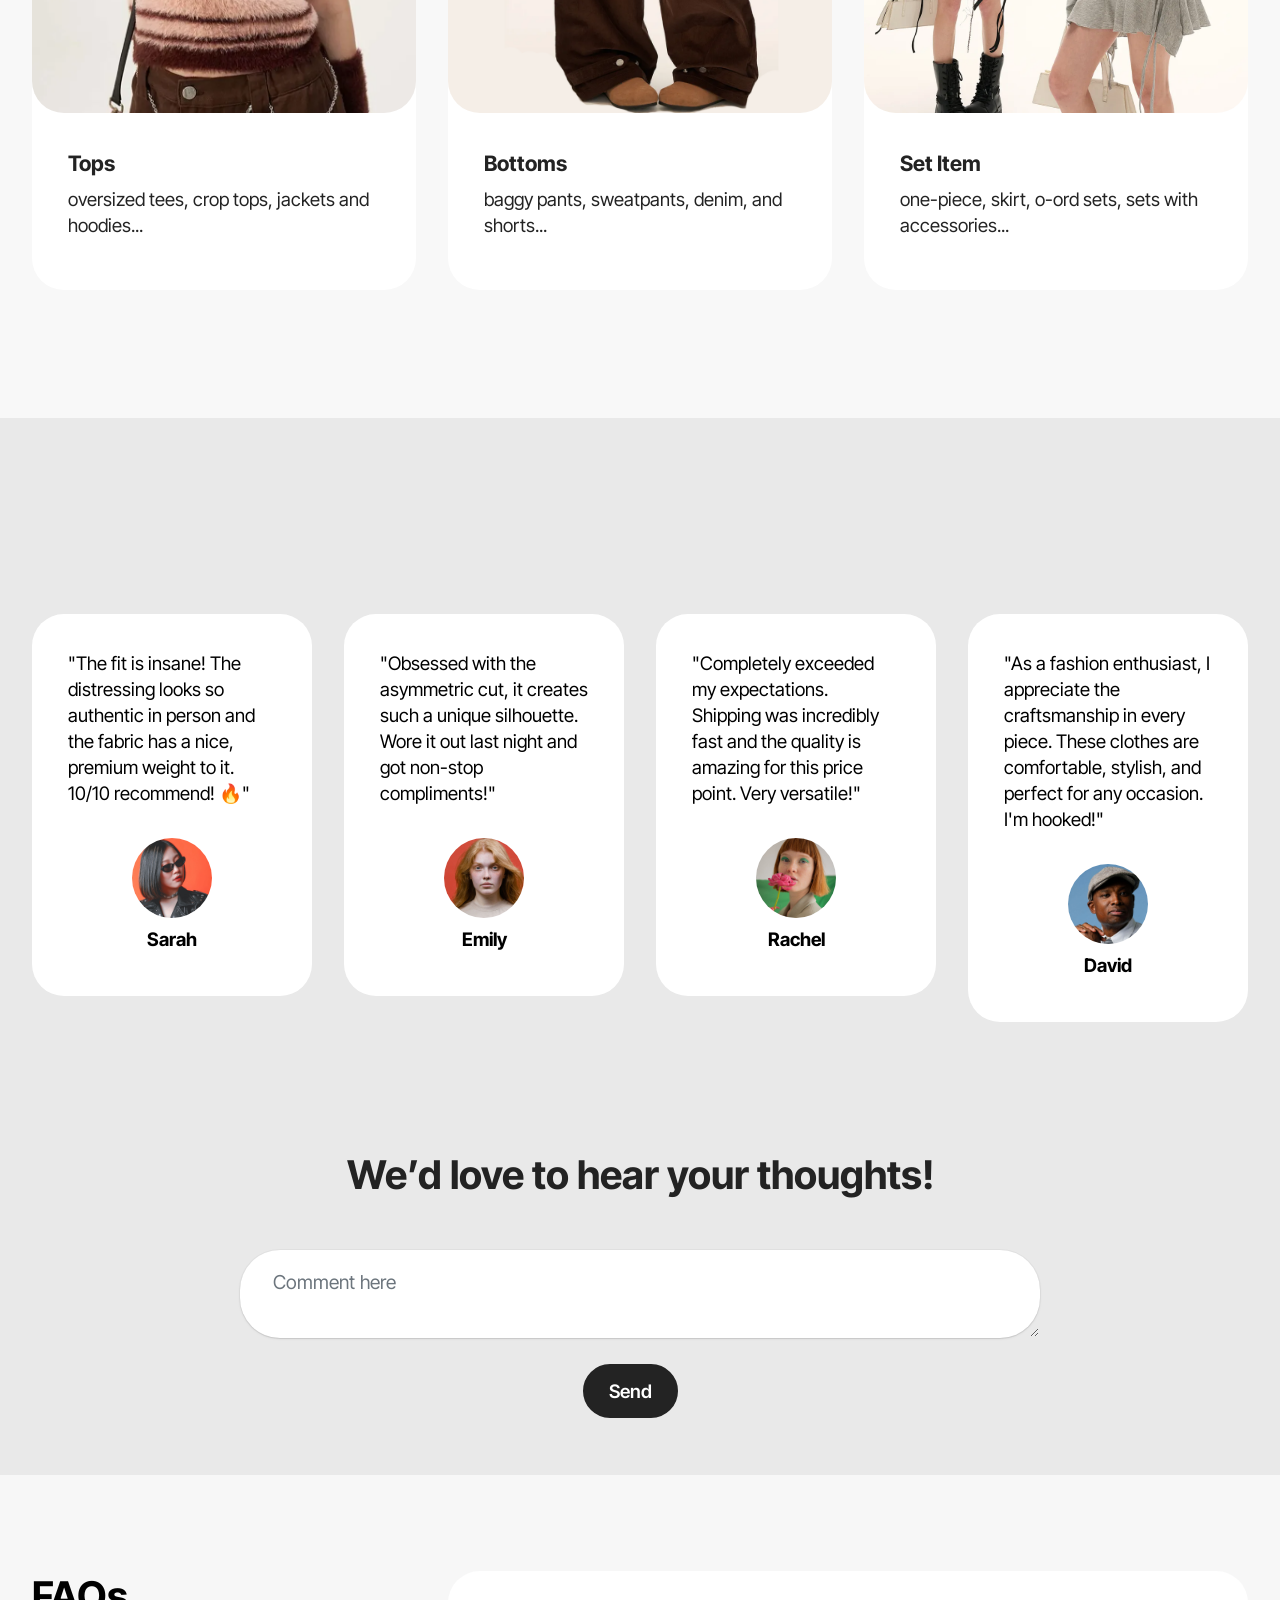
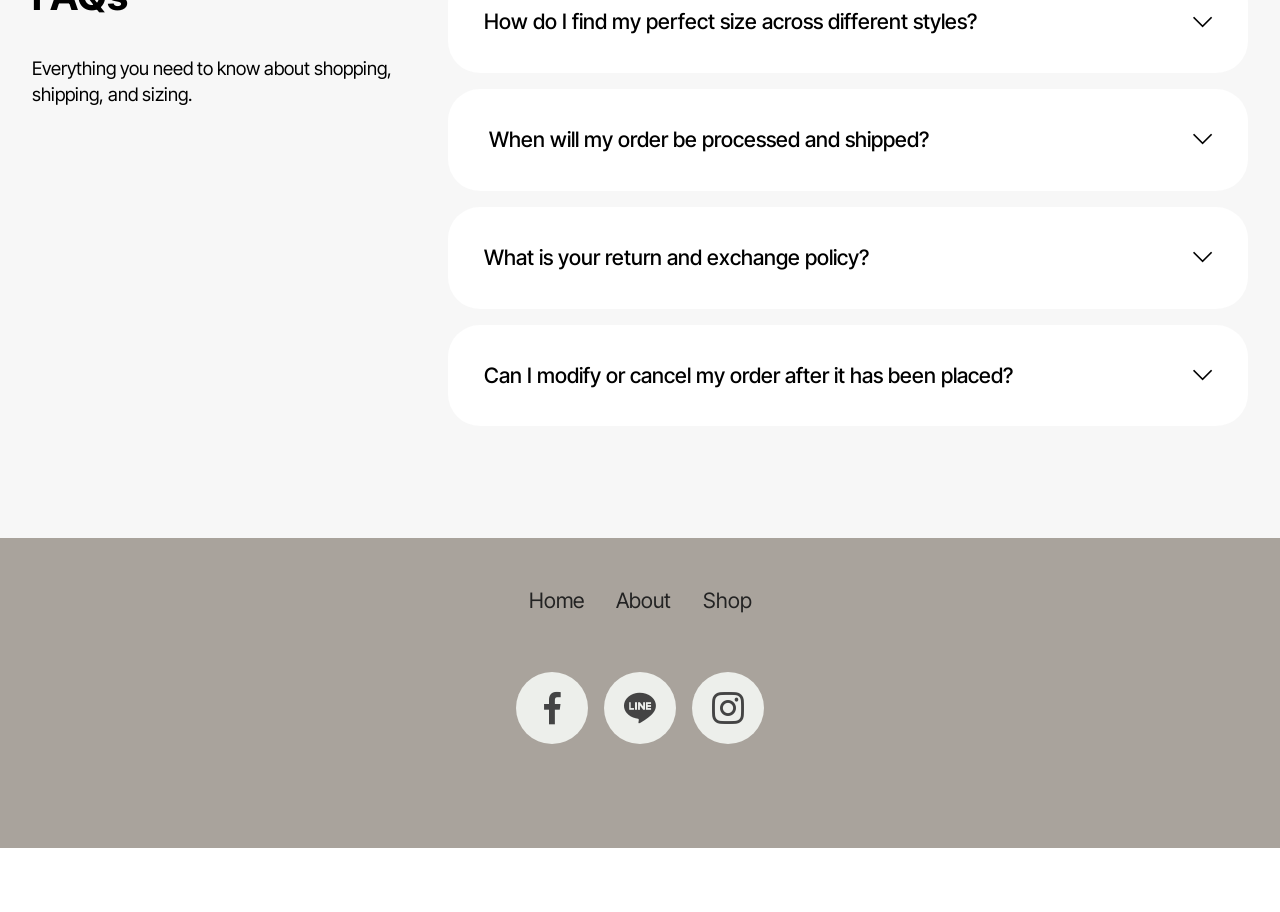
<file: page7.html>
<!DOCTYPE html>
<html  >
<head>
  <!-- Site made with Mobirise Website Builder v6.1.12, https://mobirise.com -->
  <meta charset="UTF-8">
  <meta http-equiv="X-UA-Compatible" content="IE=edge">
  <meta name="generator" content="Mobirise v6.1.12, mobirise.com">
  <meta name="viewport" content="width=device-width, initial-scale=1, minimum-scale=1">
  <link rel="shortcut icon" href="assets/images/image-removebg-preview-1.png" type="image/x-icon">
  <meta name="description" content="">
  
  
  <title>Shop All</title>
  <link rel="stylesheet" href="assets/web/assets/mobirise-icons2/mobirise2.css">
  <link rel="stylesheet" href="assets/bootstrap/css/bootstrap.min.css">
  <link rel="stylesheet" href="assets/animatecss/animate.css">
  <link rel="stylesheet" href="assets/dropdown/css/style.css">
  <link rel="stylesheet" href="assets/socicon/css/styles.css">
  <link rel="stylesheet" href="assets/theme/css/style.css">
  <link rel="preload" href="https://fonts.googleapis.com/css?family=Archivo+Black:400&display=swap" as="style" onload="this.onload=null;this.rel='stylesheet'">
  <noscript><link rel="stylesheet" href="https://fonts.googleapis.com/css?family=Archivo+Black:400&display=swap"></noscript>
  <link rel="preload" href="https://fonts.googleapis.com/css?family=Inter+Tight:100,200,300,400,500,600,700,800,900,100i,200i,300i,400i,500i,600i,700i,800i,900i&display=swap" as="style" onload="this.onload=null;this.rel='stylesheet'">
  <noscript><link rel="stylesheet" href="https://fonts.googleapis.com/css?family=Inter+Tight:100,200,300,400,500,600,700,800,900,100i,200i,300i,400i,500i,600i,700i,800i,900i&display=swap"></noscript>
  <link rel="preload" as="style" href="assets/mobirise/css/mbr-additional.css?v=ppdLt0"><link rel="stylesheet" href="assets/mobirise/css/mbr-additional.css?v=ppdLt0" type="text/css">

  
  
  
</head>
<body>
  
  <section data-bs-version="5.1" class="menu menu6 cid-vxlwmBRZBe" once="menu" id="menu06-3w">
	

	<nav class="navbar navbar-dropdown opacityScroll navbar-fixed-top navbar-expand-lg">
		<div class="container">
			<div class="navbar-brand">
				<span class="navbar-logo">
					<a href="index.html">
						<img src="assets/images/image-removebg-preview-1.png" alt="Mobirise Website Builder" style="height: 3rem;">
					</a>
				</span>
				
			</div>
			<button class="navbar-toggler" type="button" data-toggle="collapse" data-bs-toggle="collapse" data-target="#navbarSupportedContent" data-bs-target="#navbarSupportedContent" aria-controls="navbarNavAltMarkup" aria-expanded="false" aria-label="Toggle navigation">
				<div class="hamburger">
					<span></span>
					<span></span>
					<span></span>
					<span></span>
				</div>
			</button>
			<div class="collapse navbar-collapse opacityScroll" id="navbarSupportedContent">
				<ul class="navbar-nav nav-dropdown" data-app-modern-menu="true"><li class="nav-item">
						<a class="nav-link link text-primary display-4" href="index.html#header17-1">Home</a>
					</li><li class="nav-item"><a class="nav-link link text-primary display-4" href="page2.html">About</a></li>
					<li class="nav-item dropdown">
						<a class="nav-link link text-primary dropdown-toggle display-4" href="page3.html" aria-expanded="false" data-toggle="dropdown-submenu" data-bs-toggle="dropdown" data-bs-auto-close="outside">Shop All</a><div class="dropdown-menu" aria-labelledby="dropdown-825"><a class="text-primary dropdown-item display-4" href="page7.html">Shop All</a><a class="text-primary show dropdown-item display-4" href="page4.html" aria-expanded="false">Tops</a><a class="text-primary show dropdown-item display-4" href="page5.html">Bottoms</a><a class="text-primary show dropdown-item display-4" href="page6.html">Set Items</a></div>
					</li><li class="nav-item"><a class="nav-link link text-primary display-4" href="index.html#news02-49">News</a></li></ul>
				<div class="icons-menu">
					<a class="iconfont-wrapper" href="page2.html#contacts02-1r">
						<span class="p-2 mbr-iconfont mobi-mbri-phone mobi-mbri"></span>
					</a>
					<a class="iconfont-wrapper" href="page2.html#contacts02-1r">
						<span class="p-2 mbr-iconfont mobi-mbri-letter mobi-mbri"></span>
					</a>
					<a class="iconfont-wrapper" href="page2.html#contacts02-1r">
						<span class="p-2 mbr-iconfont mobi-mbri-map-pin mobi-mbri"></span>
					</a>
					
				</div>
				<div class="navbar-buttons mbr-section-btn"><a class="btn btn-primary display-4" href="page7.html"> Shop now</a></div>
			</div>
		</div>
	</nav>
</section>

<section data-bs-version="5.1" class="slider3 cid-vxlwmymXvv" id="slider03-3o">
    
    <div class="carousel slide carousel-fade" id="vxr9iDMw03" data-ride="carousel" data-bs-ride="carousel" data-interval="6000" data-bs-interval="6000">
        <ol class="carousel-indicators">
            <li data-slide-to="0" data-bs-slide-to="0" class="active" data-target="#vxr9iDMw03" data-bs-target="#vxr9iDMw03"></li><li data-slide-to="1" data-bs-slide-to="1" class="" data-target="#vxr9iDMw03" data-bs-target="#vxr9iDMw03"></li><li data-slide-to="2" data-bs-slide-to="2" class="" data-target="#vxr9iDMw03" data-bs-target="#vxr9iDMw03"></li>
            
            
        </ol>
        <div class="carousel-inner">
            
            <div class="carousel-item slider-image item active">
                <div class="item-wrapper">
                    <img class="d-block w-100" src="assets/images/untitled-design-18.png" alt="Mobirise Website Builder" data-slide-to="0" data-bs-slide-to="0">
                    
                    <div class="carousel-caption">
                        <h2 class="mbr-section-subtitle mbr-fonts-style mb-3 display-2"><strong>Unlock Full Fit Special</strong></h2>
                        <p class="mbr-section-text mbr-fonts-style mb-4 display-7">Buy any selected Top and Bottom together to get FREE limited-edition MAMC Beanie !!</p>
                        <div class="mbr-section-btn mb-5"><a class="btn btn-primary display-7" href="https://mobiri.se">Get Promotion</a></div>     
                    </div>
                </div>
            </div><div class="carousel-item slider-image item">
                <div class="item-wrapper">
                    <img class="d-block w-100" src="assets/images/86035283.jpeg" alt="Mobirise Website Builder" data-slide-to="1" data-bs-slide-to="1">
                    
                    <div class="carousel-caption">
                        <h2 class="mbr-section-subtitle mbr-fonts-style mb-3 display-2"><strong>MAMC Cyber Flash Sale</strong></h2>
                        <p class="mbr-section-text mbr-fonts-style mb-4 display-7">Get 15% off your entire order when you purchase<br> any 2 items from our Unisex collection.</p>
                        <div class="mbr-section-btn mb-5"><a class="btn btn-primary display-7" href="https://mobiri.se">Get Promotion</a></div>     
                    </div>
                </div>
            </div>
            <div class="carousel-item slider-image item">
                <div class="item-wrapper">
                    <img class="d-block w-100" src="assets/images/untitled-design-17.png" alt="Mobirise Website Builder" data-slide-to="3" data-bs-slide-to="3">
                    
                    <div class="carousel-caption">
                        <h2 class="mbr-section-subtitle mbr-fonts-style mb-3 display-2"><strong>MAMC Cash Back Special</strong></h2>
                        <p class="mbr-section-text mbr-fonts-style mb-4 display-7">Spend $100 or more to get a FREE $20 MAMC Digital Gift Card for your next street haul.</p>
                        <div class="mbr-section-btn mb-5"><a class="btn btn-primary display-7" href="https://mobiri.se">Get Promotion</a></div>     
                    </div>
                </div>
            </div>
        </div>
        <a class="carousel-control carousel-control-prev" role="button" data-slide="prev" data-bs-slide="prev" href="#vxr9iDMw03">
            <span class="mobi-mbri mobi-mbri-arrow-prev" aria-hidden="true"></span>
            <span class="sr-only visually-hidden">Previous</span>
        </a>
        <a class="carousel-control carousel-control-next" role="button" data-slide="next" data-bs-slide="next" href="#vxr9iDMw03">
            <span class="mobi-mbri mobi-mbri-arrow-next" aria-hidden="true"></span>
            <span class="sr-only visually-hidden">Next</span>
        </a>
    </div>
</section>

<section data-bs-version="5.1" class="features017 mbr-embla cid-vxlwmyStsM" id="features017-3p">
	
	
	<div class="position-relative">
		<div class="container-fluid">
			<div class="row justify-content-center">
				<div class="col-12 content-head">
					<div class="mbr-section-head mb-5">
						<h4 class="mbr-section-title mbr-fonts-style align-center mb-0 display-2">
							<strong>New Arrivals</strong></h4>
						<h5 class="mbr-section-subtitle mbr-fonts-style align-center mb-0 mt-4 display-7">We provide the latest drops and boldest street styles.</h5>
					</div>
				</div>
			</div>
		</div>

		<div class="embla" data-skip-snaps="true" data-align="center" data-contain-scroll="trimSnaps" data-loop="true" data-auto-play="true" data-auto-play-interval="5" data-draggable="true">
			<div class="embla__viewport container-fluid">
				<div class="embla__container">
					<div class="embla__slide slider-image item active" style="margin-left: 1rem; margin-right: 1rem;">
					<div class="slide-content">
						<div class="item-img">
							<div class="item-wrapper">
								<img src="assets/images/2-1.png" alt="Mobirise Website Builder" title="" data-slide-to="0" data-bs-slide-to="0">
							</div>
						</div>
						<div class="item-content">
							<h5 class="item-title mbr-fonts-style display-5"><strong>Sunlit Bloom</strong></h5>
							
							<p class="mbr-text mbr-fonts-style mt-3 display-7">
								An artistic sunflower halter dress featuring a fluid, asymmetrical statement hem.<br><br><strong>RM 149.00</strong></p>
						</div>
						<div class="mbr-section-btn item-footer mt-2"><a href="" class="btn item-btn btn-success-outline display-7" target="_blank">Add To Cart →</a></div>
					</div>
					</div><div class="embla__slide slider-image item" style="margin-left: 1rem; margin-right: 1rem;">
					<div class="slide-content">
						<div class="item-img">
							<div class="item-wrapper">
								<img src="assets/images/3-2.png" alt="Mobirise Website Builder" title="" data-slide-to="1" data-bs-slide-to="1">
							</div>
						</div>
						<div class="item-content">
							<h5 class="item-title mbr-fonts-style display-5"><strong>Dark Plaid</strong></h5>
							
							<p class="mbr-text mbr-fonts-style mt-3 display-7">
								A moody dark plaid mini dress with a daring cut-out neck and tight waist.<br><br><strong>RM 169.00</strong><br>
							</p>
						</div>
						<div class="mbr-section-btn item-footer mt-2"><a href="" class="btn item-btn btn-black-outline display-7" target="_blank">Add To Cart →</a></div>
					</div>
					</div><div class="embla__slide slider-image item" style="margin-left: 1rem; margin-right: 1rem;">
					<div class="slide-content">
						<div class="item-img">
							<div class="item-wrapper">
								<img src="assets/images/4.png" alt="Mobirise Website Builder" title="" data-slide-to="2" data-bs-slide-to="2">
							</div>
						</div>
						<div class="item-content">
							<h5 class="item-title mbr-fonts-style display-5"><strong>Ruby Valley</strong></h5>
							
							<p class="mbr-text mbr-fonts-style mt-3 display-7">
								A red gingham off-shoulder top with dramatic balloon sleeves and a peplum waist.<br><br><strong>RM 119.00</strong><br>
							</p>
						</div>
						<div class="mbr-section-btn item-footer mt-2"><a href="" class="btn item-btn btn-black-outline display-7" target="_blank">Add To Cart → </a></div>
					</div>
					</div><div class="embla__slide slider-image item" style="margin-left: 1rem; margin-right: 1rem;">
					<div class="slide-content">
						<div class="item-img">
							<div class="item-wrapper">
								<img src="assets/images/6.png" alt="Mobirise Website Builder" title="" data-slide-to="3" data-bs-slide-to="3">
							</div>
						</div>
						<div class="item-content">
							<h5 class="item-title mbr-fonts-style display-5"><strong>Mist &amp; Moss</strong></h5>
							
							<p class="mbr-text mbr-fonts-style mt-3 display-7">
								A deconstructed charcoal knit set featuring organic raw edges and a soft front tie.<br><br><strong>RM 159.00</strong><br>
							</p>
						</div>
						<div class="mbr-section-btn item-footer mt-2"><a href="" class="btn item-btn btn-black-outline display-7" target="_blank">Add To Cart →</a></div>
					</div>
					</div><div class="embla__slide slider-image item" style="margin-left: 1rem; margin-right: 1rem;">
					<div class="slide-content">
						<div class="item-img">
							<div class="item-wrapper">
								<img src="assets/images/8.png" alt="Mobirise Website Builder" title="" data-slide-to="4" data-bs-slide-to="4">
							</div>
						</div>
						<div class="item-content">
							<h5 class="item-title mbr-fonts-style display-5"><strong>Dreamy Daisy</strong></h5>
							
							<p class="mbr-text mbr-fonts-style mt-3 display-7">An ethereal white tube set adorned with romantic 3D sculptural daisy appliques.<br><br><strong>RM 169.00</strong><br>
							</p>
						</div>
						<div class="mbr-section-btn item-footer mt-2"><a href="" class="btn item-btn btn-black-outline display-7" target="_blank">Add To Cart →</a></div>
					</div>
					</div><div class="embla__slide slider-image item" style="margin-left: 1rem; margin-right: 1rem;">
					<div class="slide-content">
						<div class="item-img">
							<div class="item-wrapper">
								<img src="assets/images/1.png" alt="Mobirise Website Builder" title="" data-slide-to="5" data-bs-slide-to="5">
							</div>
						</div>
						<div class="item-content">
							<h5 class="item-title mbr-fonts-style display-5"><strong>Wild Rose</strong></h5>
							
							<p class="mbr-text mbr-fonts-style mt-3 display-7">A vintage-red floral cami with raw ruffled trims for a sweet yet rebellious edge.<br><br><strong>RM 139.00</strong><br>
							</p>
						</div>
						<div class="mbr-section-btn item-footer mt-2"><a href="" class="btn item-btn btn-black-outline display-7" target="_blank">Add To Cart →</a></div>
					</div>
					</div><div class="embla__slide slider-image item" style="margin-left: 1rem; margin-right: 1rem;">
					<div class="slide-content">
						<div class="item-img">
							<div class="item-wrapper">
								<img src="assets/images/7-1.png" alt="Mobirise Website Builder" title="" data-slide-to="6" data-bs-slide-to="6">
							</div>
						</div>
						<div class="item-content">
							<h5 class="item-title mbr-fonts-style display-5"><strong>Midnight Wave</strong></h5>
							
							<p class="mbr-text mbr-fonts-style mt-3 display-7">
								A sleek Y2K turtleneck top defined by its intricate, wave-rippled texture.<br><br><br><strong>RM 109.00</strong><br>
							</p>
						</div>
						<div class="mbr-section-btn item-footer mt-2"><a href="" class="btn item-btn btn-black-outline display-7" target="_blank">Add To Cart →</a></div>
					</div>
					</div>
					
					
					
					
					
					
					
				</div>
			</div>
			<button class="embla__button embla__button--prev">
				<span class="mobi-mbri mobi-mbri-arrow-prev mbr-iconfont" aria-hidden="true"></span>
				<span class="sr-only visually-hidden visually-hidden visually-hidden">Previous</span>
			</button>
			<button class="embla__button embla__button--next">
				<span class="mobi-mbri mobi-mbri-arrow-next mbr-iconfont" aria-hidden="true"></span>
				<span class="sr-only visually-hidden visually-hidden visually-hidden">Next</span>
			</button>
		</div>
	</div>
</section>

<section data-bs-version="5.1" class="features017 mbr-embla cid-vxlwmzpEc7" id="features017-3q">
	
	
	<div class="position-relative">
		<div class="container-fluid">
			<div class="row justify-content-center">
				<div class="col-12 content-head">
					<div class="mbr-section-head mb-5">
						<h4 class="mbr-section-title mbr-fonts-style align-center mb-0 display-2">
							<strong>Tops</strong></h4>
						<h5 class="mbr-section-subtitle mbr-fonts-style align-center mb-0 mt-4 display-7">long-sleeve, hoodie...<br></h5>
					</div>
				</div>
			</div>
		</div>

		<div class="embla" data-skip-snaps="true" data-align="center" data-contain-scroll="trimSnaps" data-loop="true" data-auto-play="true" data-auto-play-interval="5" data-draggable="true">
			<div class="embla__viewport container-fluid">
				<div class="embla__container">
					<div class="embla__slide slider-image item active" style="margin-left: 1rem; margin-right: 1rem;">
					<div class="slide-content">
						<div class="item-img">
							<div class="item-wrapper">
								<img src="assets/images/109077951.webp" alt="Mobirise Website Builder" title="" data-slide-to="0" data-bs-slide-to="0">
							</div>
						</div>
						<div class="item-content">
							<h5 class="item-title mbr-fonts-style display-5"><strong>Poetic Fray</strong></h5>
							
							<p class="mbr-text mbr-fonts-style mt-3 display-7">A distressed cable-knit cardigan detailed with romantic, raw feathered fringe trims.<br><br><strong>RM 129.00</strong></p>
						</div>
						<div class="mbr-section-btn item-footer mt-2"><a href="" class="btn item-btn btn-success-outline display-7" target="_blank">Add To Cart →</a></div>
					</div>
					</div><div class="embla__slide slider-image item" style="margin-left: 1rem; margin-right: 1rem;">
					<div class="slide-content">
						<div class="item-img">
							<div class="item-wrapper">
								<img src="assets/images/109033708-1.webp" alt="Mobirise Website Builder" title="" data-slide-to="1" data-bs-slide-to="1">
							</div>
						</div>
						<div class="item-content">
							<h5 class="item-title mbr-fonts-style display-5"><strong>Stripe Twist</strong></h5>
							
							<p class="mbr-text mbr-fonts-style mt-3 display-7">
								A fine-striped button-up subverted by a gathered twist-waist and dramatic lantern sleeves.<br><br><strong>RM 109.00</strong><br>
							</p>
						</div>
						<div class="mbr-section-btn item-footer mt-2"><a href="" class="btn item-btn btn-black-outline display-7" target="_blank">Add To Cart →</a></div>
					</div>
					</div><div class="embla__slide slider-image item" style="margin-left: 1rem; margin-right: 1rem;">
					<div class="slide-content">
						<div class="item-img">
							<div class="item-wrapper">
								<img src="assets/images/109034757-5.webp" alt="Mobirise Website Builder" title="" data-slide-to="2" data-bs-slide-to="2">
							</div>
						</div>
						<div class="item-content">
							<h5 class="item-title mbr-fonts-style display-5"><strong>Oblique Slouch</strong></h5>
							
							<p class="mbr-text mbr-fonts-style mt-3 display-7">
								A deconstructed pullover sweatshirt engineered with an asymmetrical wrap and lace-up waist.<br><br><strong>RM 159.00</strong><br>
							</p>
						</div>
						<div class="mbr-section-btn item-footer mt-2"><a href="" class="btn item-btn btn-black-outline display-7" target="_blank">Add To Cart →</a></div>
					</div>
					</div><div class="embla__slide slider-image item" style="margin-left: 1rem; margin-right: 1rem;">
					<div class="slide-content">
						<div class="item-img">
							<div class="item-wrapper">
								<img src="assets/images/108810186.webp" alt="Mobirise Website Builder" title="" data-slide-to="3" data-bs-slide-to="3">
							</div>
						</div>
						<div class="item-content">
							<h5 class="item-title mbr-fonts-style display-5"><strong>Urban Hooded</strong></h5>
							
							<p class="mbr-text mbr-fonts-style mt-3 display-7">
								A lightweight, semi-sheer hooded top designed for effortless Y2K layering texture.<br><br><strong>RM 119.00</strong><br>
							</p>
						</div>
						<div class="mbr-section-btn item-footer mt-2"><a href="" class="btn item-btn btn-black-outline display-7" target="_blank">Add To Cart → </a></div>
					</div>
					</div><div class="embla__slide slider-image item" style="margin-left: 1rem; margin-right: 1rem;">
					<div class="slide-content">
						<div class="item-img">
							<div class="item-wrapper">
								<img src="assets/images/108810000.webp" alt="Mobirise Website Builder" title="" data-slide-to="4" data-bs-slide-to="4">
							</div>
						</div>
						<div class="item-content">
							<h5 class="item-title mbr-fonts-style display-5"><strong>Cozy Mohair</strong></h5>
							
							<p class="mbr-text mbr-fonts-style mt-3 display-7">A textured mohair-blend knit featuring a relaxed Henley collar and a casual drape.<br><br><strong>RM 129.00</strong><br>
							</p>
						</div>
						<div class="mbr-section-btn item-footer mt-2"><a href="" class="btn item-btn btn-black-outline display-7" target="_blank">Add To Cart →</a></div>
					</div>
					</div><div class="embla__slide slider-image item" style="margin-left: 1rem; margin-right: 1rem;">
					<div class="slide-content">
						<div class="item-img">
							<div class="item-wrapper">
								<img src="assets/images/108809788-2.webp" alt="Mobirise Website Builder" title="" data-slide-to="5" data-bs-slide-to="5">
							</div>
						</div>
						<div class="item-content">
							<h5 class="item-title mbr-fonts-style display-5"><strong>Echo Cutout</strong></h5>
							
							<p class="mbr-text mbr-fonts-style mt-3 display-7">A ribbed long-sleeve defined by a daring cutout neckline and delicate front tie.<br><br><strong>RM 119.00</strong><br>
							</p>
						</div>
						<div class="mbr-section-btn item-footer mt-2"><a href="" class="btn item-btn btn-black-outline display-7" target="_blank">Add To Cart →</a></div>
					</div>
					</div><div class="embla__slide slider-image item" style="margin-left: 1rem; margin-right: 1rem;">
					<div class="slide-content">
						<div class="item-img">
							<div class="item-wrapper">
								<img src="assets/images/108969132.webp" alt="Mobirise Website Builder" title="" data-slide-to="6" data-bs-slide-to="6">
							</div>
						</div>
						<div class="item-content">
							<h5 class="item-title mbr-fonts-style display-5"><strong>Ruched Layer</strong></h5>
							
							<p class="mbr-text mbr-fonts-style mt-3 display-7">A sleek faux-twinset top showcasing an integrated halter neck and flattering ruched bodice.<br><br><strong>RM 129.00</strong><br>
							</p>
						</div>
						<div class="mbr-section-btn item-footer mt-2"><a href="" class="btn item-btn btn-black-outline display-7" target="_blank">Add To Cart →</a></div>
					</div>
					</div>
					
					
					
					
					
					
					
				</div>
			</div>
			<button class="embla__button embla__button--prev">
				<span class="mobi-mbri mobi-mbri-arrow-prev mbr-iconfont" aria-hidden="true"></span>
				<span class="sr-only visually-hidden visually-hidden visually-hidden">Previous</span>
			</button>
			<button class="embla__button embla__button--next">
				<span class="mobi-mbri mobi-mbri-arrow-next mbr-iconfont" aria-hidden="true"></span>
				<span class="sr-only visually-hidden visually-hidden visually-hidden">Next</span>
			</button>
		</div>
	</div>
</section>

<section data-bs-version="5.1" class="features017 mbr-embla cid-vxlwmzQuKS" id="features017-3r">
	
	
	<div class="position-relative">
		<div class="container-fluid">
			<div class="row justify-content-center">
				<div class="col-12 content-head">
					<div class="mbr-section-head mb-5">
						<h4 class="mbr-section-title mbr-fonts-style align-center mb-0 display-2">
							<strong>Tops</strong></h4>
						<h5 class="mbr-section-subtitle mbr-fonts-style align-center mb-0 mt-4 display-7">oversized tees, crop tops...</h5>
					</div>
				</div>
			</div>
		</div>

		<div class="embla" data-skip-snaps="true" data-align="center" data-contain-scroll="trimSnaps" data-loop="true" data-auto-play="true" data-auto-play-interval="5" data-draggable="true">
			<div class="embla__viewport container-fluid">
				<div class="embla__container">
					<div class="embla__slide slider-image item active" style="margin-left: 1rem; margin-right: 1rem;">
					<div class="slide-content">
						<div class="item-img">
							<div class="item-wrapper">
								<img src="assets/images/4-f7ac4c79-d5e1-4054-8f82-6e2ecc4e23e3.webp" alt="Mobirise Website Builder" title="" data-slide-to="0" data-bs-slide-to="0">
							</div>
						</div>
						<div class="item-content">
							<h5 class="item-title mbr-fonts-style display-5"><strong>Blossom Bodice</strong></h5>
							
							<p class="mbr-text mbr-fonts-style mt-3 display-7">
								A hyper-feminine piece blending vintage floral patchwork with delicate lace trims.<br><br><strong>RM 109.00</strong></p>
						</div>
						<div class="mbr-section-btn item-footer mt-2"><a href="" class="btn item-btn btn-success-outline display-7" target="_blank">Add To Cart →</a></div>
					</div>
					</div><div class="embla__slide slider-image item" style="margin-left: 1rem; margin-right: 1rem;">
					<div class="slide-content">
						<div class="item-img">
							<div class="item-wrapper">
								<img src="assets/images/86039114-2.webp" alt="Mobirise Website Builder" title="" data-slide-to="1" data-bs-slide-to="1">
							</div>
						</div>
						<div class="item-content">
							<h5 class="item-title mbr-fonts-style display-5"><strong>Fuzzy Tank</strong></h5>
							
							<p class="mbr-text mbr-fonts-style mt-3 display-7">A cozy, hairy knit tank with retro stripes for ultimate Y2K street style.<br><br><br><strong>RM 129.00</strong><br>
							</p>
						</div>
						<div class="mbr-section-btn item-footer mt-2"><a href="" class="btn item-btn btn-black-outline display-7" target="_blank">Add To Cart →</a></div>
					</div>
					</div><div class="embla__slide slider-image item" style="margin-left: 1rem; margin-right: 1rem;">
					<div class="slide-content">
						<div class="item-img">
							<div class="item-wrapper">
								<img src="assets/images/86038166.webp" alt="Mobirise Website Builder" title="" data-slide-to="2" data-bs-slide-to="2">
							</div>
						</div>
						<div class="item-content">
							<h5 class="item-title mbr-fonts-style display-5"><strong>Gem Heart</strong></h5>
							
							<p class="mbr-text mbr-fonts-style mt-3 display-7">
								A slim baby tee with a gemstone-ringed heart cutout.<br><br><br><strong>RM 59.00</strong><br>
							</p>
						</div>
						<div class="mbr-section-btn item-footer mt-2"><a href="" class="btn item-btn btn-black-outline display-7" target="_blank">Add To Cart →</a></div>
					</div>
					</div><div class="embla__slide slider-image item" style="margin-left: 1rem; margin-right: 1rem;">
					<div class="slide-content">
						<div class="item-img">
							<div class="item-wrapper">
								<img src="assets/images/86040099.webp" alt="Mobirise Website Builder" title="" data-slide-to="3" data-bs-slide-to="3">
							</div>
						</div>
						<div class="item-content">
							<h5 class="item-title mbr-fonts-style display-5"><strong>Knit Vest</strong></h5>
							
							<p class="mbr-text mbr-fonts-style mt-3 display-7">A cropped V-neck vest featuring Y2K-inspired retro jacquard patterns.<br><br><strong>RM 119.00</strong><br>
							</p>
						</div>
						<div class="mbr-section-btn item-footer mt-2"><a href="" class="btn item-btn btn-black-outline display-7" target="_blank">Add To Cart → </a></div>
					</div>
					</div><div class="embla__slide slider-image item" style="margin-left: 1rem; margin-right: 1rem;">
					<div class="slide-content">
						<div class="item-img">
							<div class="item-wrapper">
								<img src="assets/images/86033562.webp" alt="Mobirise Website Builder" title="" data-slide-to="5" data-bs-slide-to="5">
							</div>
						</div>
						<div class="item-content">
							<h5 class="item-title mbr-fonts-style display-5"><strong>Graphic Tee</strong></h5>
							
							<p class="mbr-text mbr-fonts-style mt-3 display-7">An oversized silhouette featuring a bold high-street logo print.&nbsp;<br><br><br><strong>RM 49.00</strong><br></p>
						</div>
						<div class="mbr-section-btn item-footer mt-2"><a href="" class="btn item-btn btn-black-outline display-7" target="_blank">Add To Cart →</a></div>
					</div>
					</div><div class="embla__slide slider-image item" style="margin-left: 1rem; margin-right: 1rem;">
					<div class="slide-content">
						<div class="item-img">
							<div class="item-wrapper">
								<img src="assets/images/promo-2.webp" alt="Mobirise Website Builder" title="" data-slide-to="5" data-bs-slide-to="5">
							</div>
						</div>
						<div class="item-content">
							<h5 class="item-title mbr-fonts-style display-5"><strong>Ashes Tee</strong></h5>
							
							<p class="mbr-text mbr-fonts-style mt-3 display-7">
								A gritty double-layer top with a heavily frayed, distressed hem.<br><br><br><strong>RM 69.00</strong><br></p>
						</div>
						<div class="mbr-section-btn item-footer mt-2"><a href="" class="btn item-btn btn-black-outline display-7" target="_blank">Add To Cart →</a></div>
					</div>
					</div>
					
					
					
					
					
					
					
				</div>
			</div>
			<button class="embla__button embla__button--prev">
				<span class="mobi-mbri mobi-mbri-arrow-prev mbr-iconfont" aria-hidden="true"></span>
				<span class="sr-only visually-hidden visually-hidden visually-hidden">Previous</span>
			</button>
			<button class="embla__button embla__button--next">
				<span class="mobi-mbri mobi-mbri-arrow-next mbr-iconfont" aria-hidden="true"></span>
				<span class="sr-only visually-hidden visually-hidden visually-hidden">Next</span>
			</button>
		</div>
	</div>
</section>

<section data-bs-version="5.1" class="features017 mbr-embla cid-vxlwmAoedy" id="features017-3s">
	
	
	<div class="position-relative">
		<div class="container-fluid">
			<div class="row justify-content-center">
				<div class="col-12 content-head">
					<div class="mbr-section-head mb-5">
						<h4 class="mbr-section-title mbr-fonts-style align-center mb-0 display-2"><strong>Bottoms</strong></h4>
						<h5 class="mbr-section-subtitle mbr-fonts-style align-center mb-0 mt-4 display-7">baggy pants, sweatpants, denim, and shorts...</h5>
					</div>
				</div>
			</div>
		</div>

		<div class="embla" data-skip-snaps="true" data-align="center" data-contain-scroll="trimSnaps" data-loop="true" data-auto-play="true" data-auto-play-interval="5" data-draggable="true">
			<div class="embla__viewport container-fluid">
				<div class="embla__container">
					<div class="embla__slide slider-image item active" style="margin-left: 1rem; margin-right: 1rem;">
					<div class="slide-content">
						<div class="item-img">
							<div class="item-wrapper">
								<img src="assets/images/108814201.webp" alt="Mobirise Website Builder" title="" data-slide-to="0" data-bs-slide-to="0">
							</div>
						</div>
						<div class="item-content">
							<h5 class="item-title mbr-fonts-style display-5"><strong>Metro Shorts</strong></h5>
							
							<p class="mbr-text mbr-fonts-style mt-3 display-7">
								A moody dark plaid mini dress with a daring cut-out neck and tight waist.<br><br><strong>RM 169.00</strong><br>
							</p>
						</div>
						<div class="mbr-section-btn item-footer mt-2"><a href="" class="btn item-btn btn-black-outline display-7" target="_blank">Add To Cart →</a></div>
					</div>
					</div><div class="embla__slide slider-image item" style="margin-left: 1rem; margin-right: 1rem;">
					<div class="slide-content">
						<div class="item-img">
							<div class="item-wrapper">
								<img src="assets/images/shop-for-more-3.png" alt="Mobirise Website Builder" title="" data-slide-to="1" data-bs-slide-to="1">
							</div>
						</div>
						<div class="item-content">
							<h5 class="item-title mbr-fonts-style display-5"><strong>Safari Cargo</strong></h5>
							
							<p class="mbr-text mbr-fonts-style mt-3 display-7">
								An artistic sunflower halter dress featuring a fluid, asymmetrical statement hem.<br><br><strong>RM 149.00</strong></p>
						</div>
						<div class="mbr-section-btn item-footer mt-2"><a href="" class="btn item-btn btn-success-outline display-7" target="_blank">Add To Cart →</a></div>
					</div>
					</div><div class="embla__slide slider-image item" style="margin-left: 1rem; margin-right: 1rem;">
					<div class="slide-content">
						<div class="item-img">
							<div class="item-wrapper">
								<img src="assets/images/108814016.webp" alt="Mobirise Website Builder" title="" data-slide-to="2" data-bs-slide-to="2">
							</div>
						</div>
						<div class="item-content">
							<h5 class="item-title mbr-fonts-style display-5"><strong>Galactic Denim</strong></h5>
							
							<p class="mbr-text mbr-fonts-style mt-3 display-7">
								A deconstructed charcoal knit set featuring organic raw edges and a soft front tie.<br><br><strong>RM 159.00</strong><br>
							</p>
						</div>
						<div class="mbr-section-btn item-footer mt-2"><a href="" class="btn item-btn btn-black-outline display-7" target="_blank">Add To Cart →</a></div>
					</div>
					</div><div class="embla__slide slider-image item" style="margin-left: 1rem; margin-right: 1rem;">
					<div class="slide-content">
						<div class="item-img">
							<div class="item-wrapper">
								<img src="assets/images/108809335.webp" alt="Mobirise Website Builder" title="" data-slide-to="3" data-bs-slide-to="3">
							</div>
						</div>
						<div class="item-content">
							<h5 class="item-title mbr-fonts-style display-5"><strong>Gothic Plaid</strong></h5>
							
							<p class="mbr-text mbr-fonts-style mt-3 display-7">
								A red gingham off-shoulder top with dramatic balloon sleeves and a peplum waist.<br><br><strong>RM 119.00</strong><br>
							</p>
						</div>
						<div class="mbr-section-btn item-footer mt-2"><a href="" class="btn item-btn btn-black-outline display-7" target="_blank">Add To Cart → </a></div>
					</div>
					</div>
					
					
					
					
					
					
					
				</div>
			</div>
			<button class="embla__button embla__button--prev">
				<span class="mobi-mbri mobi-mbri-arrow-prev mbr-iconfont" aria-hidden="true"></span>
				<span class="sr-only visually-hidden visually-hidden visually-hidden">Previous</span>
			</button>
			<button class="embla__button embla__button--next">
				<span class="mobi-mbri mobi-mbri-arrow-next mbr-iconfont" aria-hidden="true"></span>
				<span class="sr-only visually-hidden visually-hidden visually-hidden">Next</span>
			</button>
		</div>
	</div>
</section>

<section data-bs-version="5.1" class="features017 mbr-embla cid-vxlwmANgAf" id="features017-3t">
	
	
	<div class="position-relative">
		<div class="container-fluid">
			<div class="row justify-content-center">
				<div class="col-12 content-head">
					<div class="mbr-section-head mb-5">
						<h4 class="mbr-section-title mbr-fonts-style align-center mb-0 display-2"><strong>Set Item</strong></h4>
						<h5 class="mbr-section-subtitle mbr-fonts-style align-center mb-0 mt-4 display-7">one-piece, skirt, o-ord sets, sets with accessories...</h5>
					</div>
				</div>
			</div>
		</div>

		<div class="embla" data-skip-snaps="true" data-align="center" data-contain-scroll="trimSnaps" data-loop="true" data-auto-play="true" data-auto-play-interval="5" data-draggable="true">
			<div class="embla__viewport container-fluid">
				<div class="embla__container">
					<div class="embla__slide slider-image item active" style="margin-left: 1rem; margin-right: 1rem;">
					<div class="slide-content">
						<div class="item-img">
							<div class="item-wrapper">
								<img src="assets/images/93661478.jpeg" alt="Mobirise Website Builder" title="" data-slide-to="0" data-bs-slide-to="0">
							</div>
						</div>
						<div class="item-content">
							<h5 class="item-title mbr-fonts-style display-5"><strong>Cyber Siren</strong></h5>
							
							<p class="mbr-text mbr-fonts-style mt-3 display-7">
								An off-shoulder ruched dress creating a sleek, magnetic cyberpunk allure.<br><br><br><strong>RM 169.00</strong><br>
							</p>
						</div>
						<div class="mbr-section-btn item-footer mt-2"><a href="" class="btn item-btn btn-black-outline display-7" target="_blank">Add To Cart →</a></div>
					</div>
					</div><div class="embla__slide slider-image item" style="margin-left: 1rem; margin-right: 1rem;">
					<div class="slide-content">
						<div class="item-img">
							<div class="item-wrapper">
								<img src="assets/images/105423106.webp" alt="Mobirise Website Builder" title="" data-slide-to="1" data-bs-slide-to="1">
							</div>
						</div>
						<div class="item-content">
							<h5 class="item-title mbr-fonts-style display-5"><strong>Eden Dress</strong></h5>
							
							<p class="mbr-text mbr-fonts-style mt-3 display-7">A dreamy, tiered maxi dress adorned with romantic, impressionistic floral oil painting motifs.<br><br><strong>RM 149.00</strong></p>
						</div>
						<div class="mbr-section-btn item-footer mt-2"><a href="" class="btn item-btn btn-success-outline display-7" target="_blank">Add To Cart →</a></div>
					</div>
					</div><div class="embla__slide slider-image item" style="margin-left: 1rem; margin-right: 1rem;">
					<div class="slide-content">
						<div class="item-img">
							<div class="item-wrapper">
								<img src="assets/images/8.png" alt="Mobirise Website Builder" title="" data-slide-to="2" data-bs-slide-to="2">
							</div>
						</div>
						<div class="item-content">
							<h5 class="item-title mbr-fonts-style display-5"><strong>Dreamy Daisy</strong></h5>
							
							<p class="mbr-text mbr-fonts-style mt-3 display-7">
								An ethereal white tube set adorned with romantic 3D sculptural daisy appliques.<br><br><br><strong>RM 119.00</strong><br>
							</p>
						</div>
						<div class="mbr-section-btn item-footer mt-2"><a href="" class="btn item-btn btn-black-outline display-7" target="_blank">Add To Cart → </a></div>
					</div>
					</div><div class="embla__slide slider-image item" style="margin-left: 1rem; margin-right: 1rem;">
					<div class="slide-content">
						<div class="item-img">
							<div class="item-wrapper">
								<img src="assets/images/3-1.png" alt="Mobirise Website Builder" title="" data-slide-to="3" data-bs-slide-to="3">
							</div>
						</div>
						<div class="item-content">
							<h5 class="item-title mbr-fonts-style display-5"><strong>Dark Plaid</strong></h5>
							
							<p class="mbr-text mbr-fonts-style mt-3 display-7">
								A moody dark plaid mini dress with a daring cut-out neck and tight waist.<br><br><br><strong>RM 159.00</strong><br>
							</p>
						</div>
						<div class="mbr-section-btn item-footer mt-2"><a href="" class="btn item-btn btn-black-outline display-7" target="_blank">Add To Cart →</a></div>
					</div>
					</div><div class="embla__slide slider-image item" style="margin-left: 1rem; margin-right: 1rem;">
					<div class="slide-content">
						<div class="item-img">
							<div class="item-wrapper">
								<img src="assets/images/2-1.png" alt="Mobirise Website Builder" title="" data-slide-to="4" data-bs-slide-to="4">
							</div>
						</div>
						<div class="item-content">
							<h5 class="item-title mbr-fonts-style display-5"><strong>Sunlit Bloom</strong></h5>
							
							<p class="mbr-text mbr-fonts-style mt-3 display-7">
								An artistic sunflower halter dress featuring a fluid, asymmetrical statement hem.<br><br><br><strong>RM 119.00</strong><br>
							</p>
						</div>
						<div class="mbr-section-btn item-footer mt-2"><a href="" class="btn item-btn btn-black-outline display-7" target="_blank">Add To Cart → </a></div>
					</div>
					</div>
					
					
					
					
					
					
					
				</div>
			</div>
			<button class="embla__button embla__button--prev">
				<span class="mobi-mbri mobi-mbri-arrow-prev mbr-iconfont" aria-hidden="true"></span>
				<span class="sr-only visually-hidden visually-hidden visually-hidden">Previous</span>
			</button>
			<button class="embla__button embla__button--next">
				<span class="mobi-mbri mobi-mbri-arrow-next mbr-iconfont" aria-hidden="true"></span>
				<span class="sr-only visually-hidden visually-hidden visually-hidden">Next</span>
			</button>
		</div>
	</div>
</section>

<section data-bs-version="5.1" class="features6 start cid-vxqtdyYJyV" id="features06-56">
	
	
	<div class="container">
		<div class="row justify-content-center">
			<div class="col-12 content-head">
				<div class="mbr-section-head mb-5">
					<h4 class="mbr-section-title mbr-fonts-style align-center mb-0 display-2">
						<strong>Shop For More</strong></h4>
					
					<div class="mbr-section-btn item-footer mt-4"><a href="page7.html" class="btn item-btn btn-black-outline display-7">Look for all sale →</a></div>
				</div>
			</div>
		</div>
		<div class="row">
			<div class="item features-image col-12 col-md-6 col-lg-4 active">
				<div class="item-wrapper">
					<div class="item-img">
						<a href="page4.html"><img src="assets/images/86039114-1.webp" alt="Mobirise Website Builder" data-slide-to="1" data-bs-slide-to="1"></a>
					</div>
					<div class="item-content">
						<h5 class="item-title mbr-fonts-style display-5">
							<strong>Tops</strong></h5>
						<p class="mbr-text mbr-fonts-style display-7">oversized tees, crop tops, jackets and hoodies...</p>
						
					</div>
				</div>
			</div>
			<div class="item features-image col-12 col-md-6 col-lg-4">
				<div class="item-wrapper">
					<div class="item-img">
						<a href="page5.html"><img src="assets/images/shop-for-more-4.png" alt="Mobirise Website Builder" data-slide-to="2" data-bs-slide-to="2"></a>
					</div>
					<div class="item-content">
						<h5 class="item-title mbr-fonts-style display-5">
							<strong>Bottoms</strong></h5>
						<p class="mbr-text mbr-fonts-style display-7">baggy pants, sweatpants, denim, and shorts...</p>
						
					</div>
				</div>
			</div>
			<div class="item features-image col-12 col-md-6 col-lg-4">
				<div class="item-wrapper">
					<div class="item-img">
						<a href="page6.html"><img src="assets/images/93661478.jpg" alt="Mobirise Website Builder" data-slide-to="3" data-bs-slide-to="3"></a>
					</div>
					<div class="item-content">
						<h5 class="item-title mbr-fonts-style display-5">
							<strong>Set Item</strong></h5>
						<p class="mbr-text mbr-fonts-style display-7">
							one-piece, skirt, o-ord sets, sets with accessories...<br>
						</p>
						
					</div>
				</div>
			</div>
		</div>
	</div>
</section>

<section data-bs-version="5.1" class="people04 cid-vxm8csYKFH" id="people04-46">
	
	
	<div class="container">
		<div class="row mb-5 justify-content-center">
			<div class="col-12 mb-0 content-head">
				<h3 class="mbr-section-title mbr-fonts-style align-center mb-0 display-2"><strong>3,784 Comments</strong></h3>
				
			</div>
		</div>
		<div class="row mbr-masonry" data-masonry="{&quot;percentPosition&quot;: true }">
			
			
			
			<div class="item features-without-image col-12 col-md-6 col-lg-3 active">
				<div class="item-wrapper">
					<div class="card-box align-left">
						<p class="card-text mbr-fonts-style display-7">"The fit is insane! The distressing looks so authentic in person and the fabric has a nice, premium weight to it. 10/10 recommend! 🔥"
						</p>
						<div class="img-wrapper mt-4 mb-2">
							<img src="assets/images/team1.jpg" alt="" data-slide-to="0" data-bs-slide-to="0">
						</div>
						<h5 class="card-title mbr-fonts-style display-7">
							<strong>Sarah</strong>
						</h5>
					</div>
				</div>
			</div><div class="item features-without-image col-12 col-md-6 col-lg-3">
				<div class="item-wrapper">
					<div class="card-box align-left">
						<p class="card-text mbr-fonts-style display-7">"Obsessed with the asymmetric cut, it creates such a unique silhouette. Wore it out last night and got non-stop compliments!"<br></p>
						<div class="img-wrapper mt-4 mb-2">
							<img src="assets/images/team4.jpg" data-slide-to="1" data-bs-slide-to="1" alt="">
						</div>
						<h5 class="card-title mbr-fonts-style display-7">
							<strong>Emily</strong>
						</h5>
					</div>
				</div>
			</div><div class="item features-without-image col-12 col-md-6 col-lg-3">
				<div class="item-wrapper">
					<div class="card-box align-left">
						<p class="card-text mbr-fonts-style display-7">
							"Completely exceeded my expectations. Shipping was incredibly fast and the quality is amazing for this price point. Very versatile!"
						</p>
						<div class="img-wrapper mt-4 mb-2">
							<img src="assets/images/team2.jpg" data-slide-to="2" data-bs-slide-to="2" alt="">
						</div>
						<h5 class="card-title mbr-fonts-style display-7">
							<strong>Rachel</strong>
						</h5>
					</div>
				</div>
			</div><div class="item features-without-image col-12 col-md-6 col-lg-3">
				<div class="item-wrapper">
					<div class="card-box align-left">
						<p class="card-text mbr-fonts-style display-7">"As a fashion enthusiast, I appreciate the craftsmanship in every piece. These clothes are
							comfortable, stylish, and perfect for any occasion. I'm hooked!"</p>
						<div class="img-wrapper mt-4 mb-2">
							<img src="assets/images/team3.jpg" data-slide-to="3" data-bs-slide-to="3" alt="">
						</div>
						<h5 class="card-title mbr-fonts-style display-7">
							<strong>David</strong>
						</h5>
					</div>
				</div>
			</div>
			
			
		</div>
	</div>
</section>

<section data-bs-version="5.1" class="form5 cid-vxr5bJDB9X" id="form02-5m">
    
    
    <div class="container">
        <div class="row justify-content-center">
            <div class="col-12 content-head">
                <div class="mbr-section-head mb-5">
                    <h3 class="mbr-section-title mbr-fonts-style align-center mb-0 display-2"><strong>We’d love to hear your thoughts!</strong></h3>
                    
                </div>
            </div>
        </div>
        <div class="row justify-content-center">
            <div class="col-lg-8 mx-auto mbr-form" data-form-type="formoid">
                <form action="https://mobirise.eu/" method="POST" class="mbr-form form-with-styler" data-form-title="Form Name"><input type="hidden" name="email" data-form-email="true" value="m2a6fvaQ6g8L6MYPLv4+shQ3v9mHzydstNThOoQbC8zArpV5va0qY9uin1ACg9bqE8sONcRsNpqIUUcKjazPPCAcaqnflIq6DqszePbSvd7sfJjDoiRib32BwZ+EjAyt">
                    <div class="row">
                        <div hidden="hidden" data-form-alert="" class="alert alert-success col-12">Thanks for your comment !</div>
                        <div hidden="hidden" data-form-alert-danger="" class="alert alert-danger col-12">
                            Oops...! some problem!
                        </div>
                    </div>
                    <div class="dragArea row">
                        
                        
                        
                        <div class="col-12 form-group mb-3" data-for="textarea">
                            <textarea name="textarea" placeholder="Comment here" data-form-field="textarea" class="form-control" id="textarea-form02-5m"></textarea>
                        </div>
                        <div class="col-lg-12 col-md-12 col-sm-12 align-center mbr-section-btn"><button type="submit" class="btn btn-primary display-7">Send</button></div>
                    </div>
                </form>
            </div>
        </div>
    </div>
</section>

<section data-bs-version="5.1" class="list07 cid-vxlwmBiqFN" id="list07-3u">
    
    
    <div class="container">
        <div class="row justify-content-center">
            <div class="col-lg-4">
                <div class="col-12 col-md-12">
                    <h5 class="mbr-section-title mbr-fonts-style mt-0 mb-4 display-2"><strong>FAQs</strong></h5>
                    <h6 class="mbr-section-subtitle mbr-fonts-style mt-0 mb-4 display-7">Everything you need to know about shopping, shipping, and sizing.<div><br></div></h6>
                    
                </div>
            </div>

            <div class="col-lg-8">
                <div id="bootstrap-accordion_31" class="panel-group accordionStyles accordion" role="tablist" aria-multiselectable="true">
                    <div class="card">
                        <div class="card-header" role="tab" id="headingOne">
                            <a role="button" class="panel-title collapsed" data-toggle="collapse" data-bs-toggle="collapse" data-core="" href="#collapse1_31" aria-expanded="false" aria-controls="collapse1">
                                <h6 class="panel-title-edit mbr-semibold mbr-fonts-style mb-0 display-5">How do I find my perfect size across different styles?</h6>
                                <span class="sign mbr-iconfont mobi-mbri-arrow-down"></span>
                            </a>
                        </div>
                        <div id="collapse1_31" class="panel-collapse noScroll collapse" role="tabpanel" aria-labelledby="headingOne" data-parent="#accordion" data-bs-parent="#bootstrap-accordion_31">
                            <div class="panel-body">
                                <p class="mbr-fonts-style panel-text display-7">
                                    Please refer to the specific "Size Guide" on each product page. Our fits range from tight baby tees to oversized drop-shoulder silhouettes, so we highly recommend measuring your favorite garment at home and comparing it to our size chart before ordering.
                                </p>
                            </div>
                        </div>

                    </div>
                    <div class="card">
                        <div class="card-header" role="tab" id="headingOne">
                            <a role="button" class="panel-title collapsed" data-toggle="collapse" data-bs-toggle="collapse" data-core="" href="#collapse2_31" aria-expanded="false" aria-controls="collapse2">
                                <h6 class="panel-title-edit mbr-semibold mbr-fonts-style mb-0 display-5">&nbsp;When will my order be processed and shipped?</h6>
                                <span class="sign mbr-iconfont mobi-mbri-arrow-down"></span>
                            </a>
                        </div>
                        <div id="collapse2_31" class="panel-collapse noScroll collapse" role="tabpanel" aria-labelledby="headingOne" data-parent="#accordion" data-bs-parent="#bootstrap-accordion_31">
                            <div class="panel-body">
                                <p class="mbr-fonts-style panel-text display-7">
                                    Standard orders are processed within 1–3 business days. Once shipped, a tracking number will be emailed to you instantly. For pre-order or limited-edition items, please check the specific shipping timeline stated on the product description page.
                                </p>
                            </div>
                        </div>
                    </div>
                    <div class="card">
                        <div class="card-header" role="tab" id="headingOne">
                            <a role="button" class="panel-title collapsed" data-toggle="collapse" data-bs-toggle="collapse" data-core="" href="#collapse3_31" aria-expanded="false" aria-controls="collapse3">
                                <h6 class="panel-title-edit mbr-semibold mbr-fonts-style mb-0 display-5">What is your return and exchange policy?</h6>
                                <span class="sign mbr-iconfont mobi-mbri-arrow-down"></span>
                            </a>
                        </div>
                        <div id="collapse3_31" class="panel-collapse noScroll collapse" role="tabpanel" aria-labelledby="headingOne" data-parent="#accordion" data-bs-parent="#bootstrap-accordion_31">
                            <div class="panel-body">
                                <p class="mbr-fonts-style panel-text display-7">
                                    We offer a 14-day hassle-free return or exchange window from the date of delivery. Items must be unworn, unwashed, and returned in their original packaging with all designer tags attached.
                                </p>
                            </div>
                        </div>
                    </div>
                    <div class="card">
                        <div class="card-header" role="tab" id="headingOne">
                            <a role="button" class="panel-title collapsed" data-toggle="collapse" data-bs-toggle="collapse" data-core="" href="#collapse4_31" aria-expanded="false" aria-controls="collapse4">
                                <h6 class="panel-title-edit mbr-semibold mbr-fonts-style mb-0 display-5">Can I modify or cancel my order after it has been placed?</h6>
                                <span class="sign mbr-iconfont mobi-mbri-arrow-down"></span>
                            </a>
                        </div>
                        <div id="collapse4_31" class="panel-collapse noScroll collapse" role="tabpanel" aria-labelledby="headingOne" data-parent="#accordion" data-bs-parent="#bootstrap-accordion_31">
                            <div class="panel-body">
                                <p class="mbr-fonts-style panel-text display-7">
                                    To ensure fast delivery, we process orders quickly. You can modify or cancel your order within 1 hour of purchase by contacting our support team. Once the order enters the shipping stage, it cannot be changed.
                                </p>
                            </div>
                        </div>
                    </div>
                    
                    
                </div>
            </div>
        </div>
    </div>
</section>

<section data-bs-version="5.1" class="footer3 cid-vxlwmBxTgh" once="footers" id="footer03-3v">

        

    

    <div class="container">
        <div class="row">
            <div class="row-links">
                <ul class="header-menu">
                  
                  
                  
                  
                <li class="header-menu-item mbr-fonts-style display-5">Home<br></li><li class="header-menu-item mbr-fonts-style display-5">About</li><li class="header-menu-item mbr-fonts-style display-5">Shop</li></ul>
              </div>

            <div class="col-12 mt-4">
                <div class="social-row">
                    <div class="soc-item">
                        <a href="https://www.facebook.com/MAMCTW/" target="_blank">
                            <span class="mbr-iconfont display-7 socicon-facebook socicon"></span>
                        </a>
                    </div>
                    <div class="soc-item">
                        <a href="https://line.me/R/ti/p/@egz8294k?oat_content=url&ts=09121439" target="_blank">
                            <span class="mbr-iconfont socicon-line socicon"></span>
                        </a>
                    </div>
                    <div class="soc-item">
                        <a href="https://www.instagram.com/mamc_tw?igsh=aTM5YndxanR2dmww&utm_source=qr" target="_blank">
                            <span class="mbr-iconfont socicon-instagram socicon"></span>
                        </a>
                    </div>
                    
                    
                </div>
            </div>
            <div class="col-12 mt-5">
                <p class="mbr-fonts-style copyright display-7"></p>
            </div>
        </div>
    </div>
</section><section class="display-7" style="padding: 0;align-items: center;justify-content: center;flex-wrap: wrap;    align-content: center;display: flex;position: relative;height: 4rem;"><a href="https://mobiri.se/5185864" style="flex: 1 1;height: 4rem;position: absolute;width: 100%;z-index: 1;"><img alt="" style="height: 4rem;" src="[data-uri]"></a><p style="margin: 0;text-align: center;" class="display-7">&#8204;</p><a style="z-index:1" href="https://mobirise.com/drag-drop-website-builder.html">Drag & Drop Website Builder</a></section><script src="assets/bootstrap/js/bootstrap.bundle.min.js"></script>  <script src="assets/smoothscroll/smooth-scroll.js"></script>  <script src="assets/ytplayer/index.js"></script>  <script src="assets/dropdown/js/navbar-dropdown.js"></script>  <script src="assets/embla/embla.min.js"></script>  <script src="assets/embla/script.js"></script>  <script src="assets/masonry/masonry.pkgd.min.js"></script>  <script src="assets/imagesloaded/imagesloaded.pkgd.min.js"></script>  <script src="assets/theme/js/script.js"></script>  <script src="assets/formoid/formoid.min.js"></script>  
  
  
  <input name="animation" type="hidden">
  </body>
</html>
</file>
<file: assets/web/assets/mobirise-icons2/mobirise2.css>
@font-face {
  font-family: 'Moririse2';
  font-display: swap;
  src:  url('mobirise2.eot?f2bix4');
  src:  url('mobirise2.eot?f2bix4#iefix') format('embedded-opentype'),
    url('mobirise2.woff2?f2bix4') format('woff2'),
    url('mobirise2.woff?f2bix4') format('woff'),
    url('mobirise2.ttf?f2bix4') format('truetype'),
    url('mobirise2.svg?f2bix4#mobirise2') format('svg');
  font-weight: normal;
  font-style: normal;
}

[class^="mobi-"], [class*=" mobi-"] {
  /* use !important to prevent issues with browser extensions that change fonts */
  font-family: 'Moririse2' !important;
  speak: none;
  font-style: normal;
  font-weight: normal;
  font-variant: normal;
  text-transform: none;
  line-height: 1;

  /* Better Font Rendering =========== */
  -webkit-font-smoothing: antialiased;
  -moz-osx-font-smoothing: grayscale;
}

.mobi-mbri-add-submenu:before {
  content: "\e900";
}
.mobi-mbri-alert:before {
  content: "\e901";
}
.mobi-mbri-align-center:before {
  content: "\e902";
}
.mobi-mbri-align-justify:before {
  content: "\e903";
}
.mobi-mbri-align-left:before {
  content: "\e904";
}
.mobi-mbri-align-right:before {
  content: "\e905";
}
.mobi-mbri-android:before {
  content: "\e906";
}
.mobi-mbri-apple:before {
  content: "\e907";
}
.mobi-mbri-arrow-down:before {
  content: "\e908";
}
.mobi-mbri-arrow-next:before {
  content: "\e909";
}
.mobi-mbri-arrow-prev:before {
  content: "\e90a";
}
.mobi-mbri-arrow-up:before {
  content: "\e90b";
}
.mobi-mbri-bold:before {
  content: "\e90c";
}
.mobi-mbri-bookmark:before {
  content: "\e90d";
}
.mobi-mbri-bootstrap:before {
  content: "\e90e";
}
.mobi-mbri-briefcase:before {
  content: "\e90f";
}
.mobi-mbri-browse:before {
  content: "\e910";
}
.mobi-mbri-bulleted-list:before {
  content: "\e911";
}
.mobi-mbri-calendar:before {
  content: "\e912";
}
.mobi-mbri-camera:before {
  content: "\e913";
}
.mobi-mbri-cart-add:before {
  content: "\e914";
}
.mobi-mbri-cart-full:before {
  content: "\e915";
}
.mobi-mbri-cash:before {
  content: "\e916";
}
.mobi-mbri-change-style:before {
  content: "\e917";
}
.mobi-mbri-chat:before {
  content: "\e918";
}
.mobi-mbri-clock:before {
  content: "\e919";
}
.mobi-mbri-close:before {
  content: "\e91a";
}
.mobi-mbri-cloud:before {
  content: "\e91b";
}
.mobi-mbri-code:before {
  content: "\e91c";
}
.mobi-mbri-contact-form:before {
  content: "\e91d";
}
.mobi-mbri-credit-card:before {
  content: "\e91e";
}
.mobi-mbri-cursor-click:before {
  content: "\e91f";
}
.mobi-mbri-cust-feedback:before {
  content: "\e920";
}
.mobi-mbri-database:before {
  content: "\e921";
}
.mobi-mbri-delivery:before {
  content: "\e922";
}
.mobi-mbri-desktop:before {
  content: "\e923";
}
.mobi-mbri-devices:before {
  content: "\e924";
}
.mobi-mbri-down:before {
  content: "\e925";
}
.mobi-mbri-download-2:before {
  content: "\e926";
}
.mobi-mbri-download:before {
  content: "\e927";
}
.mobi-mbri-drag-n-drop-2:before {
  content: "\e928";
}
.mobi-mbri-drag-n-drop:before {
  content: "\e929";
}
.mobi-mbri-edit-2:before {
  content: "\e92a";
}
.mobi-mbri-edit:before {
  content: "\e92b";
}
.mobi-mbri-error:before {
  content: "\e92c";
}
.mobi-mbri-extension:before {
  content: "\e92d";
}
.mobi-mbri-features:before {
  content: "\e92e";
}
.mobi-mbri-file:before {
  content: "\e92f";
}
.mobi-mbri-flag:before {
  content: "\e930";
}
.mobi-mbri-folder:before {
  content: "\e931";
}
.mobi-mbri-gift:before {
  content: "\e932";
}
.mobi-mbri-github:before {
  content: "\e933";
}
.mobi-mbri-globe-2:before {
  content: "\e934";
}
.mobi-mbri-globe:before {
  content: "\e935";
}
.mobi-mbri-growing-chart:before {
  content: "\e936";
}
.mobi-mbri-hearth:before {
  content: "\e937";
}
.mobi-mbri-help:before {
  content: "\e938";
}
.mobi-mbri-home:before {
  content: "\e939";
}
.mobi-mbri-hot-cup:before {
  content: "\e93a";
}
.mobi-mbri-idea:before {
  content: "\e93b";
}
.mobi-mbri-image-gallery:before {
  content: "\e93c";
}
.mobi-mbri-image-slider:before {
  content: "\e93d";
}
.mobi-mbri-info:before {
  content: "\e93e";
}
.mobi-mbri-italic:before {
  content: "\e93f";
}
.mobi-mbri-key:before {
  content: "\e940";
}
.mobi-mbri-laptop:before {
  content: "\e941";
}
.mobi-mbri-layers:before {
  content: "\e942";
}
.mobi-mbri-left-right:before {
  content: "\e943";
}
.mobi-mbri-left:before {
  content: "\e944";
}
.mobi-mbri-letter:before {
  content: "\e945";
}
.mobi-mbri-like:before {
  content: "\e946";
}
.mobi-mbri-link:before {
  content: "\e947";
}
.mobi-mbri-lock:before {
  content: "\e948";
}
.mobi-mbri-login:before {
  content: "\e949";
}
.mobi-mbri-logout:before {
  content: "\e94a";
}
.mobi-mbri-magic-stick:before {
  content: "\e94b";
}
.mobi-mbri-map-pin:before {
  content: "\e94c";
}
.mobi-mbri-menu:before {
  content: "\e94d";
}
.mobi-mbri-mobile-2:before {
  content: "\e94e";
}
.mobi-mbri-mobile-horizontal:before {
  content: "\e94f";
}
.mobi-mbri-mobile:before {
  content: "\e950";
}
.mobi-mbri-mobirise:before {
  content: "\e951";
}
.mobi-mbri-more-horizontal:before {
  content: "\e952";
}
.mobi-mbri-more-vertical:before {
  content: "\e953";
}
.mobi-mbri-music:before {
  content: "\e954";
}
.mobi-mbri-new-file:before {
  content: "\e955";
}
.mobi-mbri-numbered-list:before {
  content: "\e956";
}
.mobi-mbri-opened-folder:before {
  content: "\e957";
}
.mobi-mbri-pages:before {
  content: "\e958";
}
.mobi-mbri-paper-plane:before {
  content: "\e959";
}
.mobi-mbri-paperclip:before {
  content: "\e95a";
}
.mobi-mbri-phone:before {
  content: "\e95b";
}
.mobi-mbri-photo:before {
  content: "\e95c";
}
.mobi-mbri-photos:before {
  content: "\e95d";
}
.mobi-mbri-pin:before {
  content: "\e95e";
}
.mobi-mbri-play:before {
  content: "\e95f";
}
.mobi-mbri-plus:before {
  content: "\e960";
}
.mobi-mbri-preview:before {
  content: "\e961";
}
.mobi-mbri-print:before {
  content: "\e962";
}
.mobi-mbri-protect:before {
  content: "\e963";
}
.mobi-mbri-question:before {
  content: "\e964";
}
.mobi-mbri-quote-left:before {
  content: "\e965";
}
.mobi-mbri-quote-right:before {
  content: "\e966";
}
.mobi-mbri-redo:before {
  content: "\e967";
}
.mobi-mbri-refresh:before {
  content: "\e968";
}
.mobi-mbri-responsive-2:before {
  content: "\e969";
}
.mobi-mbri-responsive:before {
  content: "\e96a";
}
.mobi-mbri-right:before {
  content: "\e96b";
}
.mobi-mbri-rocket:before {
  content: "\e96c";
}
.mobi-mbri-sad-face:before {
  content: "\e96d";
}
.mobi-mbri-sale:before {
  content: "\e96e";
}
.mobi-mbri-save:before {
  content: "\e96f";
}
.mobi-mbri-search:before {
  content: "\e970";
}
.mobi-mbri-setting-2:before {
  content: "\e971";
}
.mobi-mbri-setting-3:before {
  content: "\e972";
}
.mobi-mbri-setting:before {
  content: "\e973";
}
.mobi-mbri-share:before {
  content: "\e974";
}
.mobi-mbri-shopping-bag:before {
  content: "\e975";
}
.mobi-mbri-shopping-basket:before {
  content: "\e976";
}
.mobi-mbri-shopping-cart:before {
  content: "\e977";
}
.mobi-mbri-sites:before {
  content: "\e978";
}
.mobi-mbri-smile-face:before {
  content: "\e979";
}
.mobi-mbri-speed:before {
  content: "\e97a";
}
.mobi-mbri-star:before {
  content: "\e97b";
}
.mobi-mbri-success:before {
  content: "\e97c";
}
.mobi-mbri-sun:before {
  content: "\e97d";
}
.mobi-mbri-sun2:before {
  content: "\e97e";
}
.mobi-mbri-tablet-vertical:before {
  content: "\e97f";
}
.mobi-mbri-tablet:before {
  content: "\e980";
}
.mobi-mbri-target:before {
  content: "\e981";
}
.mobi-mbri-timer:before {
  content: "\e982";
}
.mobi-mbri-to-ftp:before {
  content: "\e983";
}
.mobi-mbri-to-local-drive:before {
  content: "\e984";
}
.mobi-mbri-touch-swipe:before {
  content: "\e985";
}
.mobi-mbri-touch:before {
  content: "\e986";
}
.mobi-mbri-trash:before {
  content: "\e987";
}
.mobi-mbri-underline:before {
  content: "\e988";
}
.mobi-mbri-undo:before {
  content: "\e989";
}
.mobi-mbri-unlink:before {
  content: "\e98a";
}
.mobi-mbri-unlock:before {
  content: "\e98b";
}
.mobi-mbri-up-down:before {
  content: "\e98c";
}
.mobi-mbri-up:before {
  content: "\e98d";
}
.mobi-mbri-update:before {
  content: "\e98e";
}
.mobi-mbri-upload-2:before {
  content: "\e98f";
}
.mobi-mbri-upload:before {
  content: "\e990";
}
.mobi-mbri-user-2:before {
  content: "\e991";
}
.mobi-mbri-user:before {
  content: "\e992";
}
.mobi-mbri-users:before {
  content: "\e993";
}
.mobi-mbri-video-play:before {
  content: "\e994";
}
.mobi-mbri-video:before {
  content: "\e995";
}
.mobi-mbri-watch:before {
  content: "\e996";
}
.mobi-mbri-website-theme-2:before {
  content: "\e997";
}
.mobi-mbri-website-theme:before {
  content: "\e998";
}
.mobi-mbri-wifi:before {
  content: "\e999";
}
.mobi-mbri-windows:before {
  content: "\e99a";
}
.mobi-mbri-zoom-in:before {
  content: "\e99b";
}
.mobi-mbri-zoom-out:before {
  content: "\e99c";
}
</file>
<file: assets/parallax/jarallax.css>
.jarallax {
    position: relative;
    z-index: 0;
}
.jarallax > .jarallax-img {
    position: absolute;
    object-fit: cover;
    /* support for plugin https://github.com/bfred-it/object-fit-images */
    font-family: 'object-fit: cover;';
    top: 0;
    left: 0;
    width: 100%;
    height: 100%;
    z-index: -1;
}
</file>
<file: assets/dropdown/css/style.css>
.navbar-dropdown {
  left: 0;
  padding: 0;
  position: absolute;
  right: 0;
  top: 0;
  transition: all 0.45s ease;
  z-index: 1030;
  background: #282828; }
  .navbar-dropdown .navbar-logo {
    margin-right: 0.8rem;
    transition: margin 0.3s ease-in-out;
    vertical-align: middle; }
    .navbar-dropdown .navbar-logo img {
      height: 3.125rem;
      transition: all 0.3s ease-in-out; }
    .navbar-dropdown .navbar-logo.mbr-iconfont {
      font-size: 3.125rem;
      line-height: 3.125rem; }
  .navbar-dropdown .navbar-caption {
    font-weight: 700;
    white-space: normal;
    vertical-align: -4px;
    line-height: 3.125rem !important; }
    .navbar-dropdown .navbar-caption, .navbar-dropdown .navbar-caption:hover {
      color: inherit;
      text-decoration: none; }
  .navbar-dropdown .mbr-iconfont + .navbar-caption {
    vertical-align: -1px; }
  .navbar-dropdown.navbar-fixed-top {
    position: fixed; }
  .navbar-dropdown .navbar-brand span {
    vertical-align: -4px; }
  .navbar-dropdown.bg-color.transparent {
    background: none; }
  .navbar-dropdown.navbar-short .navbar-brand {
    padding: 0.625rem 0; }
    .navbar-dropdown.navbar-short .navbar-brand span {
      vertical-align: -1px; }
  .navbar-dropdown.navbar-short .navbar-caption {
    line-height: 2.375rem !important;
    vertical-align: -2px; }
  .navbar-dropdown.navbar-short .navbar-logo {
    margin-right: 0.5rem; }
    .navbar-dropdown.navbar-short .navbar-logo img {
      height: 2.375rem; }
    .navbar-dropdown.navbar-short .navbar-logo.mbr-iconfont {
      font-size: 2.375rem;
      line-height: 2.375rem; }
  .navbar-dropdown.navbar-short .mbr-table-cell {
    height: 3.625rem; }
  .navbar-dropdown .navbar-close {
    left: 0.6875rem;
    position: fixed;
    top: 0.75rem;
    z-index: 1000; }
  .navbar-dropdown .hamburger-icon {
    content: "";
    display: inline-block;
    vertical-align: middle;
    width: 16px;
    -webkit-box-shadow: 0 -6px 0 1px #282828,0 0 0 1px #282828,0 6px 0 1px #282828;
    -moz-box-shadow: 0 -6px 0 1px #282828,0 0 0 1px #282828,0 6px 0 1px #282828;
    box-shadow: 0 -6px 0 1px #282828,0 0 0 1px #282828,0 6px 0 1px #282828; }

.dropdown-menu .dropdown-toggle[data-toggle="dropdown-submenu"]::after {
  border-bottom: 0.35em solid transparent;
  border-left: 0.35em solid;
  border-right: 0;
  border-top: 0.35em solid transparent;
  margin-left: 0.3rem; }

.dropdown-menu .dropdown-item:focus {
  outline: 0; }

.nav-dropdown {
  font-size: 0.75rem;
  font-weight: 500;
  height: auto !important; }
  .nav-dropdown .nav-btn {
    padding-left: 1rem; }
  .nav-dropdown .link {
    margin: .667em 1.667em;
    font-weight: 500;
    padding: 0;
    transition: color .2s ease-in-out; }
    .nav-dropdown .link.dropdown-toggle {
      margin-right: 2.583em; }
      .nav-dropdown .link.dropdown-toggle::after {
        margin-left: .25rem;
        border-top: 0.35em solid;
        border-right: 0.35em solid transparent;
        border-left: 0.35em solid transparent;
        border-bottom: 0; }
      .nav-dropdown .link.dropdown-toggle[aria-expanded="true"] {
        margin: 0;
        padding: 0.667em 3.263em  0.667em 1.667em; }
  .nav-dropdown .link::after,
  .nav-dropdown .dropdown-item::after {
    color: inherit; }
  .nav-dropdown .btn {
    font-size: 0.75rem;
    font-weight: 700;
    letter-spacing: 0;
    margin-bottom: 0;
    padding-left: 1.25rem;
    padding-right: 1.25rem; }
  .nav-dropdown .dropdown-menu {
    border-radius: 0;
    border: 0;
    left: 0;
    margin: 0;
    padding-bottom: 1.25rem;
    padding-top: 1.25rem;
    position: relative; }
  .nav-dropdown .dropdown-submenu {
    margin-left: 0.125rem;
    top: 0; }
  .nav-dropdown .dropdown-item {
    font-weight: 500;
    line-height: 2;
    padding: 0.3846em 4.615em 0.3846em 1.5385em;
    position: relative;
    transition: color .2s ease-in-out, background-color .2s ease-in-out; }
    .nav-dropdown .dropdown-item::after {
      margin-top: -0.3077em;
      position: absolute;
      right: 1.1538em;
      top: 50%; }
    .nav-dropdown .dropdown-item:focus, .nav-dropdown .dropdown-item:hover {
      background: none; }

@media (max-width: 767px) {
  .nav-dropdown.navbar-toggleable-sm {
    bottom: 0;
    display: none;
    left: 0;
    overflow-x: hidden;
    position: fixed;
    top: 0;
    transform: translateX(-100%);
    -ms-transform: translateX(-100%);
    -webkit-transform: translateX(-100%);
    width: 18.75rem;
    z-index: 999; } }
.nav-dropdown.navbar-toggleable-xl {
  bottom: 0;
  display: none;
  left: 0;
  overflow-x: hidden;
  position: fixed;
  top: 0;
  transform: translateX(-100%);
  -ms-transform: translateX(-100%);
  -webkit-transform: translateX(-100%);
  width: 18.75rem;
  z-index: 999; }

.nav-dropdown-sm {
  display: block !important;
  overflow-x: hidden;
  overflow: auto;
  padding-top: 3.875rem; }
  .nav-dropdown-sm::after {
    content: "";
    display: block;
    height: 3rem;
    width: 100%; }
  .nav-dropdown-sm.collapse.in ~ .navbar-close {
    display: block !important; }
  .nav-dropdown-sm.collapsing, .nav-dropdown-sm.collapse.in {
    transform: translateX(0);
    -ms-transform: translateX(0);
    -webkit-transform: translateX(0);
    transition: all 0.25s ease-out;
    -webkit-transition: all 0.25s ease-out;
    background: #282828; }
  .nav-dropdown-sm.collapsing[aria-expanded="false"] {
    transform: translateX(-100%);
    -ms-transform: translateX(-100%);
    -webkit-transform: translateX(-100%); }
  .nav-dropdown-sm .nav-item {
    display: block;
    margin-left: 0 !important;
    padding-left: 0; }
  .nav-dropdown-sm .link,
  .nav-dropdown-sm .dropdown-item {
    border-top: 1px dotted rgba(255, 255, 255, 0.1);
    font-size: 0.8125rem;
    line-height: 1.6;
    margin: 0 !important;
    padding: 0.875rem 2.4rem 0.875rem 1.5625rem !important;
    position: relative;
    white-space: normal; }
    .nav-dropdown-sm .link:focus, .nav-dropdown-sm .link:hover,
    .nav-dropdown-sm .dropdown-item:focus,
    .nav-dropdown-sm .dropdown-item:hover {
      background: rgba(0, 0, 0, 0.2) !important;
      color: #c0a375; }
  .nav-dropdown-sm .nav-btn {
    position: relative;
    padding: 1.5625rem 1.5625rem 0 1.5625rem; }
    .nav-dropdown-sm .nav-btn::before {
      border-top: 1px dotted rgba(255, 255, 255, 0.1);
      content: "";
      left: 0;
      position: absolute;
      top: 0;
      width: 100%; }
    .nav-dropdown-sm .nav-btn + .nav-btn {
      padding-top: 0.625rem; }
      .nav-dropdown-sm .nav-btn + .nav-btn::before {
        display: none; }
  .nav-dropdown-sm .btn {
    padding: 0.625rem 0; }
  .nav-dropdown-sm .dropdown-toggle[data-toggle="dropdown-submenu"]::after {
    margin-left: .25rem;
    border-top: 0.35em solid;
    border-right: 0.35em solid transparent;
    border-left: 0.35em solid transparent;
    border-bottom: 0; }
  .nav-dropdown-sm .dropdown-toggle[data-toggle="dropdown-submenu"][aria-expanded="true"]::after {
    border-top: 0;
    border-right: 0.35em solid transparent;
    border-left: 0.35em solid transparent;
    border-bottom: 0.35em solid; }
  .nav-dropdown-sm .dropdown-menu {
    margin: 0;
    padding: 0;
    position: relative;
    top: 0;
    left: 0;
    width: 100%;
    border: 0;
    float: none;
    border-radius: 0;
    background: none; }
  .nav-dropdown-sm .dropdown-submenu {
    left: 100%;
    margin-left: 0.125rem;
    margin-top: -1.25rem;
    top: 0; }

.navbar-toggleable-sm .nav-dropdown .dropdown-menu {
  position: absolute; }

.navbar-toggleable-sm .nav-dropdown .dropdown-submenu {
  left: 100%;
  margin-left: 0.125rem;
  margin-top: -1.25rem;
  top: 0; }

.navbar-toggleable-sm.opened .nav-dropdown .dropdown-menu {
  position: relative; }

.navbar-toggleable-sm.opened .nav-dropdown .dropdown-submenu {
  left: 0;
  margin-left: 00rem;
  margin-top: 0rem;
  top: 0; }

.is-builder .nav-dropdown.collapsing {
  transition: none !important; }
</file>
<file: assets/socicon/css/styles.css>
@charset "UTF-8";

@font-face {
  font-family: 'Socicon';
  src:  url('../fonts/socicon.eot');
  src:  url('../fonts/socicon.eot?#iefix') format('embedded-opentype'),
    url('../fonts/socicon.woff2') format('woff2'),
    url('../fonts/socicon.ttf') format('truetype'),
    url('../fonts/socicon.woff') format('woff'),
    url('../fonts/socicon.svg#socicon') format('svg');
  font-weight: normal;
  font-style: normal;
  font-display: swap;
}

[data-icon]:before {
  font-family: "socicon" !important;
  content: attr(data-icon);
  font-style: normal !important;
  font-weight: normal !important;
  font-variant: normal !important;
  text-transform: none !important;
  speak: none;
  line-height: 1;
  -webkit-font-smoothing: antialiased;
  -moz-osx-font-smoothing: grayscale;
}

[class^="socicon-"], [class*=" socicon-"] {
  /* use !important to prevent issues with browser extensions that change fonts */
  font-family: 'Socicon' !important;
  speak: none;
  font-style: normal;
  font-weight: normal;
  font-variant: normal;
  text-transform: none;
  line-height: 1;

  /* Better Font Rendering =========== */
  -webkit-font-smoothing: antialiased;
  -moz-osx-font-smoothing: grayscale;
}

.socicon-500px:before {
  content: "\e000";
}
.socicon-8tracks:before {
  content: "\e001";
}
.socicon-airbnb:before {
  content: "\e002";
}
.socicon-alliance:before {
  content: "\e003";
}
.socicon-amazon:before {
  content: "\e004";
}
.socicon-amplement:before {
  content: "\e005";
}
.socicon-android:before {
  content: "\e006";
}
.socicon-angellist:before {
  content: "\e007";
}
.socicon-apple:before {
  content: "\e008";
}
.socicon-appnet:before {
  content: "\e009";
}
.socicon-baidu:before {
  content: "\e00a";
}
.socicon-bandcamp:before {
  content: "\e00b";
}
.socicon-battlenet:before {
  content: "\e00c";
}
.socicon-mixer:before {
  content: "\e00d";
}
.socicon-bebee:before {
  content: "\e00e";
}
.socicon-bebo:before {
  content: "\e00f";
}
.socicon-behance:before {
  content: "\e010";
}
.socicon-blizzard:before {
  content: "\e011";
}
.socicon-blogger:before {
  content: "\e012";
}
.socicon-buffer:before {
  content: "\e013";
}
.socicon-chrome:before {
  content: "\e014";
}
.socicon-coderwall:before {
  content: "\e015";
}
.socicon-curse:before {
  content: "\e016";
}
.socicon-dailymotion:before {
  content: "\e017";
}
.socicon-deezer:before {
  content: "\e018";
}
.socicon-delicious:before {
  content: "\e019";
}
.socicon-deviantart:before {
  content: "\e01a";
}
.socicon-diablo:before {
  content: "\e01b";
}
.socicon-digg:before {
  content: "\e01c";
}
.socicon-discord:before {
  content: "\e01d";
}
.socicon-disqus:before {
  content: "\e01e";
}
.socicon-douban:before {
  content: "\e01f";
}
.socicon-draugiem:before {
  content: "\e020";
}
.socicon-dribbble:before {
  content: "\e021";
}
.socicon-drupal:before {
  content: "\e022";
}
.socicon-ebay:before {
  content: "\e023";
}
.socicon-ello:before {
  content: "\e024";
}
.socicon-endomodo:before {
  content: "\e025";
}
.socicon-envato:before {
  content: "\e026";
}
.socicon-etsy:before {
  content: "\e027";
}
.socicon-facebook:before {
  content: "\e028";
}
.socicon-feedburner:before {
  content: "\e029";
}
.socicon-filmweb:before {
  content: "\e02a";
}
.socicon-firefox:before {
  content: "\e02b";
}
.socicon-flattr:before {
  content: "\e02c";
}
.socicon-flickr:before {
  content: "\e02d";
}
.socicon-formulr:before {
  content: "\e02e";
}
.socicon-forrst:before {
  content: "\e02f";
}
.socicon-foursquare:before {
  content: "\e030";
}
.socicon-friendfeed:before {
  content: "\e031";
}
.socicon-github:before {
  content: "\e032";
}
.socicon-goodreads:before {
  content: "\e033";
}
.socicon-google:before {
  content: "\e034";
}
.socicon-googlescholar:before {
  content: "\e035";
}
.socicon-googlegroups:before {
  content: "\e036";
}
.socicon-googlephotos:before {
  content: "\e037";
}
.socicon-googleplus:before {
  content: "\e038";
}
.socicon-grooveshark:before {
  content: "\e039";
}
.socicon-hackerrank:before {
  content: "\e03a";
}
.socicon-hearthstone:before {
  content: "\e03b";
}
.socicon-hellocoton:before {
  content: "\e03c";
}
.socicon-heroes:before {
  content: "\e03d";
}
.socicon-smashcast:before {
  content: "\e03e";
}
.socicon-horde:before {
  content: "\e03f";
}
.socicon-houzz:before {
  content: "\e040";
}
.socicon-icq:before {
  content: "\e041";
}
.socicon-identica:before {
  content: "\e042";
}
.socicon-imdb:before {
  content: "\e043";
}
.socicon-instagram:before {
  content: "\e044";
}
.socicon-issuu:before {
  content: "\e045";
}
.socicon-istock:before {
  content: "\e046";
}
.socicon-itunes:before {
  content: "\e047";
}
.socicon-keybase:before {
  content: "\e048";
}
.socicon-lanyrd:before {
  content: "\e049";
}
.socicon-lastfm:before {
  content: "\e04a";
}
.socicon-line:before {
  content: "\e04b";
}
.socicon-linkedin:before {
  content: "\e04c";
}
.socicon-livejournal:before {
  content: "\e04d";
}
.socicon-lyft:before {
  content: "\e04e";
}
.socicon-macos:before {
  content: "\e04f";
}
.socicon-mail:before {
  content: "\e050";
}
.socicon-medium:before {
  content: "\e051";
}
.socicon-meetup:before {
  content: "\e052";
}
.socicon-mixcloud:before {
  content: "\e053";
}
.socicon-modelmayhem:before {
  content: "\e054";
}
.socicon-mumble:before {
  content: "\e055";
}
.socicon-myspace:before {
  content: "\e056";
}
.socicon-newsvine:before {
  content: "\e057";
}
.socicon-nintendo:before {
  content: "\e058";
}
.socicon-npm:before {
  content: "\e059";
}
.socicon-odnoklassniki:before {
  content: "\e05a";
}
.socicon-openid:before {
  content: "\e05b";
}
.socicon-opera:before {
  content: "\e05c";
}
.socicon-outlook:before {
  content: "\e05d";
}
.socicon-overwatch:before {
  content: "\e05e";
}
.socicon-patreon:before {
  content: "\e05f";
}
.socicon-paypal:before {
  content: "\e060";
}
.socicon-periscope:before {
  content: "\e061";
}
.socicon-persona:before {
  content: "\e062";
}
.socicon-pinterest:before {
  content: "\e063";
}
.socicon-play:before {
  content: "\e064";
}
.socicon-player:before {
  content: "\e065";
}
.socicon-playstation:before {
  content: "\e066";
}
.socicon-pocket:before {
  content: "\e067";
}
.socicon-qq:before {
  content: "\e068";
}
.socicon-quora:before {
  content: "\e069";
}
.socicon-raidcall:before {
  content: "\e06a";
}
.socicon-ravelry:before {
  content: "\e06b";
}
.socicon-reddit:before {
  content: "\e06c";
}
.socicon-renren:before {
  content: "\e06d";
}
.socicon-researchgate:before {
  content: "\e06e";
}
.socicon-residentadvisor:before {
  content: "\e06f";
}
.socicon-reverbnation:before {
  content: "\e070";
}
.socicon-rss:before {
  content: "\e071";
}
.socicon-sharethis:before {
  content: "\e072";
}
.socicon-skype:before {
  content: "\e073";
}
.socicon-slideshare:before {
  content: "\e074";
}
.socicon-smugmug:before {
  content: "\e075";
}
.socicon-snapchat:before {
  content: "\e076";
}
.socicon-songkick:before {
  content: "\e077";
}
.socicon-soundcloud:before {
  content: "\e078";
}
.socicon-spotify:before {
  content: "\e079";
}
.socicon-stackexchange:before {
  content: "\e07a";
}
.socicon-stackoverflow:before {
  content: "\e07b";
}
.socicon-starcraft:before {
  content: "\e07c";
}
.socicon-stayfriends:before {
  content: "\e07d";
}
.socicon-steam:before {
  content: "\e07e";
}
.socicon-storehouse:before {
  content: "\e07f";
}
.socicon-strava:before {
  content: "\e080";
}
.socicon-streamjar:before {
  content: "\e081";
}
.socicon-stumbleupon:before {
  content: "\e082";
}
.socicon-swarm:before {
  content: "\e083";
}
.socicon-teamspeak:before {
  content: "\e084";
}
.socicon-teamviewer:before {
  content: "\e085";
}
.socicon-technorati:before {
  content: "\e086";
}
.socicon-telegram:before {
  content: "\e087";
}
.socicon-tripadvisor:before {
  content: "\e088";
}
.socicon-tripit:before {
  content: "\e089";
}
.socicon-triplej:before {
  content: "\e08a";
}
.socicon-tumblr:before {
  content: "\e08b";
}
.socicon-twitch:before {
  content: "\e08c";
}
.socicon-twitter:before {
  content: "\e08d";
}
.socicon-uber:before {
  content: "\e08e";
}
.socicon-ventrilo:before {
  content: "\e08f";
}
.socicon-viadeo:before {
  content: "\e090";
}
.socicon-viber:before {
  content: "\e091";
}
.socicon-viewbug:before {
  content: "\e092";
}
.socicon-vimeo:before {
  content: "\e093";
}
.socicon-vine:before {
  content: "\e094";
}
.socicon-vkontakte:before {
  content: "\e095";
}
.socicon-warcraft:before {
  content: "\e096";
}
.socicon-wechat:before {
  content: "\e097";
}
.socicon-weibo:before {
  content: "\e098";
}
.socicon-whatsapp:before {
  content: "\e099";
}
.socicon-wikipedia:before {
  content: "\e09a";
}
.socicon-windows:before {
  content: "\e09b";
}
.socicon-wordpress:before {
  content: "\e09c";
}
.socicon-wykop:before {
  content: "\e09d";
}
.socicon-xbox:before {
  content: "\e09e";
}
.socicon-xing:before {
  content: "\e09f";
}
.socicon-yahoo:before {
  content: "\e0a0";
}
.socicon-yammer:before {
  content: "\e0a1";
}
.socicon-yandex:before {
  content: "\e0a2";
}
.socicon-yelp:before {
  content: "\e0a3";
}
.socicon-younow:before {
  content: "\e0a4";
}
.socicon-youtube:before {
  content: "\e0a5";
}
.socicon-zapier:before {
  content: "\e0a6";
}
.socicon-zerply:before {
  content: "\e0a7";
}
.socicon-zomato:before {
  content: "\e0a8";
}
.socicon-zynga:before {
  content: "\e0a9";
}
.socicon-bluesky:before {
  content: "\e0aa";
}
.socicon-threads:before {
  content: "\e0ab";
}
.socicon-spreadshirt:before {
  content: "\e901";
}
.socicon-gamejolt:before {
  content: "\e902";
}
.socicon-trello:before {
  content: "\e903";
}
.socicon-tunein:before {
  content: "\e904";
}
.socicon-bloglovin:before {
  content: "\e905";
}
.socicon-gamewisp:before {
  content: "\e906";
}
.socicon-messenger:before {
  content: "\e907";
}
.socicon-pandora:before {
  content: "\e908";
}
.socicon-augment:before {
  content: "\e909";
}
.socicon-bitbucket:before {
  content: "\e90a";
}
.socicon-fyuse:before {
  content: "\e90b";
}
.socicon-yt-gaming:before {
  content: "\e90c";
}
.socicon-sketchfab:before {
  content: "\e90d";
}
.socicon-mobcrush:before {
  content: "\e90e";
}
.socicon-microsoft:before {
  content: "\e90f";
}
.socicon-realtor:before {
  content: "\e910";
}
.socicon-tidal:before {
  content: "\e911";
}
.socicon-qobuz:before {
  content: "\e912";
}
.socicon-natgeo:before {
  content: "\e913";
}
.socicon-mastodon:before {
  content: "\e914";
}
.socicon-unsplash:before {
  content: "\e915";
}
.socicon-homeadvisor:before {
  content: "\e916";
}
.socicon-angieslist:before {
  content: "\e917";
}
.socicon-codepen:before {
  content: "\e918";
}
.socicon-slack:before {
  content: "\e919";
}
.socicon-openaigym:before {
  content: "\e91a";
}
.socicon-logmein:before {
  content: "\e91b";
}
.socicon-fiverr:before {
  content: "\e91c";
}
.socicon-gotomeeting:before {
  content: "\e91d";
}
.socicon-aliexpress:before {
  content: "\e91e";
}
.socicon-guru:before {
  content: "\e91f";
}
.socicon-appstore:before {
  content: "\e920";
}
.socicon-homes:before {
  content: "\e921";
}
.socicon-zoom:before {
  content: "\e922";
}
.socicon-alibaba:before {
  content: "\e923";
}
.socicon-craigslist:before {
  content: "\e924";
}
.socicon-wix:before {
  content: "\e925";
}
.socicon-redfin:before {
  content: "\e926";
}
.socicon-googlecalendar:before {
  content: "\e927";
}
.socicon-shopify:before {
  content: "\e928";
}
.socicon-freelancer:before {
  content: "\e929";
}
.socicon-seedrs:before {
  content: "\e92a";
}
.socicon-bing:before {
  content: "\e92b";
}
.socicon-doodle:before {
  content: "\e92c";
}
.socicon-bonanza:before {
  content: "\e92d";
}
.socicon-squarespace:before {
  content: "\e92e";
}
.socicon-toptal:before {
  content: "\e92f";
}
.socicon-gust:before {
  content: "\e930";
}
.socicon-ask:before {
  content: "\e931";
}
.socicon-trulia:before {
  content: "\e932";
}
.socicon-loomly:before {
  content: "\e933";
}
.socicon-ghost:before {
  content: "\e934";
}
.socicon-upwork:before {
  content: "\e935";
}
.socicon-fundable:before {
  content: "\e936";
}
.socicon-booking:before {
  content: "\e937";
}
.socicon-googlemaps:before {
  content: "\e938";
}
.socicon-zillow:before {
  content: "\e939";
}
.socicon-niconico:before {
  content: "\e93a";
}
.socicon-toneden:before {
  content: "\e93b";
}
.socicon-crunchbase:before {
  content: "\e93c";
}
.socicon-homefy:before {
  content: "\e93d";
}
.socicon-calendly:before {
  content: "\e93e";
}
.socicon-livemaster:before {
  content: "\e93f";
}
.socicon-udemy:before {
  content: "\e940";
}
.socicon-codered:before {
  content: "\e941";
}
.socicon-origin:before {
  content: "\e942";
}
.socicon-nextdoor:before {
  content: "\e943";
}
.socicon-portfolio:before {
  content: "\e944";
}
.socicon-instructables:before {
  content: "\e945";
}
.socicon-gitlab:before {
  content: "\e946";
}
.socicon-hackernews:before {
  content: "\e947";
}
.socicon-smashwords:before {
  content: "\e948";
}
.socicon-kobo:before {
  content: "\e949";
}
.socicon-bookbub:before {
  content: "\e94a";
}
.socicon-mailru:before {
  content: "\e94b";
}
.socicon-moddb:before {
  content: "\e94c";
}
.socicon-indiedb:before {
  content: "\e94d";
}
.socicon-traxsource:before {
  content: "\e94e";
}
.socicon-gamefor:before {
  content: "\e94f";
}
.socicon-pixiv:before {
  content: "\e950";
}
.socicon-myanimelist:before {
  content: "\e951";
}
.socicon-blackberry:before {
  content: "\e952";
}
.socicon-wickr:before {
  content: "\e953";
}
.socicon-spip:before {
  content: "\e954";
}
.socicon-napster:before {
  content: "\e955";
}
.socicon-beatport:before {
  content: "\e956";
}
.socicon-hackerone:before {
  content: "\e957";
}
.socicon-internet:before {
  content: "\e958";
}
.socicon-ubuntu:before {
  content: "\e959";
}
.socicon-artstation:before {
  content: "\e95a";
}
.socicon-invision:before {
  content: "\e95b";
}
.socicon-torial:before {
  content: "\e95c";
}
.socicon-collectorz:before {
  content: "\e95d";
}
.socicon-seenthis:before {
  content: "\e95e";
}
.socicon-googleplaymusic:before {
  content: "\e95f";
}
.socicon-debian:before {
  content: "\e960";
}
.socicon-filmfreeway:before {
  content: "\e961";
}
.socicon-gnome:before {
  content: "\e962";
}
.socicon-itchio:before {
  content: "\e963";
}
.socicon-jamendo:before {
  content: "\e964";
}
.socicon-mix:before {
  content: "\e965";
}
.socicon-sharepoint:before {
  content: "\e966";
}
.socicon-tinder:before {
  content: "\e967";
}
.socicon-windguru:before {
  content: "\e968";
}
.socicon-cdbaby:before {
  content: "\e969";
}
.socicon-elementaryos:before {
  content: "\e96a";
}
.socicon-stage32:before {
  content: "\e96b";
}
.socicon-tiktok:before {
  content: "\e96c";
}
.socicon-gitter:before {
  content: "\e96d";
}
.socicon-letterboxd:before {
  content: "\e96e";
}
.socicon-threema:before {
  content: "\e96f";
}
.socicon-splice:before {
  content: "\e970";
}
.socicon-metapop:before {
  content: "\e971";
}
.socicon-naver:before {
  content: "\e972";
}
.socicon-remote:before {
  content: "\e973";
}
.socicon-flipboard:before {
  content: "\e974";
}
.socicon-googlehangouts:before {
  content: "\e975";
}
.socicon-dlive:before {
  content: "\e976";
}
.socicon-vsco:before {
  content: "\e977";
}
.socicon-stitcher:before {
  content: "\e978";
}
.socicon-avvo:before {
  content: "\e979";
}
.socicon-redbubble:before {
  content: "\e97a";
}
.socicon-society6:before {
  content: "\e97b";
}
.socicon-zazzle:before {
  content: "\e97c";
}
.socicon-eitaa:before {
  content: "\e97d";
}
.socicon-soroush:before {
  content: "\e97e";
}
.socicon-bale:before {
  content: "\e97f";
}
</file>
<file: assets/theme/css/style.css>
.engine {
	position: absolute;
	text-indent: -2400px;
	text-align: center;
	padding: 0;
	top: 0;
	left: -2400px;
}@charset "UTF-8";
section {
  background-color: #ffffff;
}

body {
  font-style: normal;
  line-height: 1.5;
  font-weight: 400;
  color: #232323;
  position: relative;
}

button {
  background-color: transparent;
  border-color: transparent;
}

.embla__button,
.carousel-control {
  background-color: #edefea !important;
  opacity: 0.8 !important;
  color: #464845 !important;
  border-color: #edefea !important;
}

.carousel .close,
.modalWindow .close {
  background-color: #edefea !important;
  color: #464845 !important;
  border-color: #edefea !important;
  opacity: 0.8 !important;
}

.carousel .close:hover,
.modalWindow .close:hover {
  opacity: 1 !important;
}

.carousel-indicators li {
  background-color: #edefea !important;
  border: 2px solid #464845 !important;
}

.carousel-indicators li:hover,
.carousel-indicators li:active {
  opacity: 0.8 !important;
}

.embla__button:hover,
.carousel-control:hover {
  background-color: #edefea !important;
  opacity: 1 !important;
}

.modalWindow-video-container {
  height: 80%;
}

section,
.container,
.container-fluid {
  position: relative;
  word-wrap: break-word;
}

a.mbr-iconfont:hover {
  text-decoration: none;
}

.article .lead p,
.article .lead ul,
.article .lead ol,
.article .lead pre,
.article .lead blockquote {
  margin-bottom: 0;
}

a {
  font-style: normal;
  font-weight: 400;
  cursor: pointer;
}
a, a:hover {
  text-decoration: none;
}

.mbr-section-title {
  font-style: normal;
  line-height: 1.3;
}

.mbr-section-subtitle {
  line-height: 1.3;
}

.mbr-text {
  font-style: normal;
  line-height: 1.7;
}

h1,
h2,
h3,
h4,
h5,
h6,
.display-1,
.display-2,
.display-4,
.display-5,
.display-7,
span,
p,
a {
  line-height: 1;
  word-break: break-word;
  word-wrap: break-word;
  font-weight: 400;
}

b,
strong {
  font-weight: bold;
}

input:-webkit-autofill, input:-webkit-autofill:hover, input:-webkit-autofill:focus, input:-webkit-autofill:active {
  transition-delay: 9999s;
  -webkit-transition-property: background-color, color;
  transition-property: background-color, color;
}

textarea[type=hidden] {
  display: none;
}

section {
  background-position: 50% 50%;
  background-repeat: no-repeat;
  background-size: cover;
}
section .mbr-background-video,
section .mbr-background-video-preview {
  position: absolute;
  bottom: 0;
  left: 0;
  right: 0;
  top: 0;
}

.hidden {
  visibility: hidden;
}

.mbr-z-index20 {
  z-index: 20;
}

/*! Base colors */
.mbr-white {
  color: #ffffff;
}

.mbr-black {
  color: #111111;
}

.mbr-bg-white {
  background-color: #ffffff;
}

.mbr-bg-black {
  background-color: #000000;
}

/*! Text-aligns */
.align-left {
  text-align: left;
}

.align-center {
  text-align: center;
}

.align-right {
  text-align: right;
}

/*! Font-weight  */
.mbr-light {
  font-weight: 300;
}

.mbr-regular {
  font-weight: 400;
}

.mbr-semibold {
  font-weight: 500;
}

.mbr-bold {
  font-weight: 700;
}

/*! Media  */
.media-content {
  flex-basis: 100%;
}

.media-container-row {
  display: flex;
  flex-direction: row;
  flex-wrap: wrap;
  justify-content: center;
  align-content: center;
  align-items: start;
}
.media-container-row .media-size-item {
  width: 400px;
}

.media-container-column {
  display: flex;
  flex-direction: column;
  flex-wrap: wrap;
  justify-content: center;
  align-content: center;
  align-items: stretch;
}
.media-container-column > * {
  width: 100%;
}

@media (min-width: 992px) {
  .media-container-row {
    flex-wrap: nowrap;
  }
}
figure {
  margin-bottom: 0;
  overflow: hidden;
}

figure[mbr-media-size] {
  transition: width 0.1s;
}

img,
iframe {
  display: block;
  width: 100%;
}

.card {
  background-color: transparent;
  border: none;
}

.card-box {
  width: 100%;
}

.card-img {
  text-align: center;
  flex-shrink: 0;
  -webkit-flex-shrink: 0;
}

.media {
  max-width: 100%;
  margin: 0 auto;
}

.mbr-figure {
  align-self: center;
}

.media-container > div {
  max-width: 100%;
}

.mbr-figure img,
.card-img img {
  width: 100%;
}

@media (max-width: 991px) {
  .media-size-item {
    width: auto !important;
  }
  .media {
    width: auto;
  }
  .mbr-figure {
    width: 100% !important;
  }
}
/*! Buttons */
.mbr-section-btn {
  margin-left: -0.6rem;
  margin-right: -0.6rem;
  font-size: 0;
}

.btn {
  font-weight: 600;
  border-width: 1px;
  font-style: normal;
  margin: 0.6rem 0.6rem;
  white-space: normal;
  transition: all 0.2s ease-in-out;
  display: inline-flex;
  align-items: center;
  justify-content: center;
  word-break: break-word;
}

.btn-sm {
  font-weight: 600;
  letter-spacing: 0px;
  transition: all 0.3s ease-in-out;
}

.btn-md {
  font-weight: 600;
  letter-spacing: 0px;
  transition: all 0.3s ease-in-out;
}

.btn-lg {
  font-weight: 600;
  letter-spacing: 0px;
  transition: all 0.3s ease-in-out;
}

.btn-form {
  margin: 0;
}
.btn-form:hover {
  cursor: pointer;
}

nav .mbr-section-btn {
  margin-left: 0rem;
  margin-right: 0rem;
}

/*! Btn icon margin */
.btn .mbr-iconfont,
.btn.btn-sm .mbr-iconfont {
  order: 1;
  cursor: pointer;
  margin-left: 0.5rem;
  vertical-align: sub;
}

.btn.btn-md .mbr-iconfont,
.btn.btn-md .mbr-iconfont {
  margin-left: 0.8rem;
}

.mbr-regular {
  font-weight: 400;
}

.mbr-semibold {
  font-weight: 500;
}

.mbr-bold {
  font-weight: 700;
}

[type=submit] {
  -webkit-appearance: none;
}

/*! Full-screen */
.mbr-fullscreen .mbr-overlay {
  min-height: 100vh;
}

.mbr-fullscreen {
  display: flex;
  display: -moz-flex;
  display: -ms-flex;
  display: -o-flex;
  align-items: center;
  min-height: 100vh;
  padding-top: 3rem;
  padding-bottom: 3rem;
}

/*! Map */
.map {
  height: 25rem;
  position: relative;
}
.map iframe {
  width: 100%;
  height: 100%;
}

/*! Scroll to top arrow */
.mbr-arrow-up {
  bottom: 25px;
  right: 90px;
  position: fixed;
  text-align: right;
  z-index: 5000;
  color: #ffffff;
  font-size: 22px;
}

.mbr-arrow-up a {
  background: rgba(0, 0, 0, 0.2);
  border-radius: 50%;
  color: #fff;
  display: inline-block;
  height: 60px;
  width: 60px;
  border: 2px solid #fff;
  outline-style: none !important;
  position: relative;
  text-decoration: none;
  transition: all 0.3s ease-in-out;
  cursor: pointer;
  text-align: center;
}
.mbr-arrow-up a:hover {
  background-color: rgba(0, 0, 0, 0.4);
}
.mbr-arrow-up a i {
  line-height: 60px;
}

.mbr-arrow-up-icon {
  display: block;
  color: #fff;
}

.mbr-arrow-up-icon::before {
  content: "›";
  display: inline-block;
  font-family: serif;
  font-size: 22px;
  line-height: 1;
  font-style: normal;
  position: relative;
  top: 6px;
  left: -4px;
  transform: rotate(-90deg);
}

/*! Arrow Down */
.mbr-arrow {
  position: absolute;
  bottom: 45px;
  left: 50%;
  width: 60px;
  height: 60px;
  cursor: pointer;
  background-color: rgba(80, 80, 80, 0.5);
  border-radius: 50%;
  transform: translateX(-50%);
}
@media (max-width: 767px) {
  .mbr-arrow {
    display: none;
  }
}
.mbr-arrow > a {
  display: inline-block;
  text-decoration: none;
  outline-style: none;
  animation: arrowdown 1.7s ease-in-out infinite;
  color: #ffffff;
}
.mbr-arrow > a > i {
  position: absolute;
  top: -2px;
  left: 15px;
  font-size: 2rem;
}

#scrollToTop a i::before {
  content: "";
  position: absolute;
  display: block;
  border-bottom: 2.5px solid #fff;
  border-left: 2.5px solid #fff;
  width: 27.8%;
  height: 27.8%;
  left: 50%;
  top: 51%;
  transform: translateY(-30%) translateX(-50%) rotate(135deg);
}

@keyframes arrowdown {
  0% {
    transform: translateY(0px);
  }
  50% {
    transform: translateY(-5px);
  }
  100% {
    transform: translateY(0px);
  }
}
@media (max-width: 500px) {
  .mbr-arrow-up {
    left: 0;
    right: 0;
    text-align: center;
  }
}
/*Gradients animation*/
@keyframes gradient-animation {
  from {
    background-position: 0% 100%;
    animation-timing-function: ease-in-out;
  }
  to {
    background-position: 100% 0%;
    animation-timing-function: ease-in-out;
  }
}
.bg-gradient {
  background-size: 200% 200%;
  animation: gradient-animation 5s infinite alternate;
  -webkit-animation: gradient-animation 5s infinite alternate;
}

.menu .navbar-brand {
  display: -webkit-flex;
}
.menu .navbar-brand span {
  display: flex;
  display: -webkit-flex;
}
.menu .navbar-brand .navbar-caption-wrap {
  display: -webkit-flex;
}
.menu .navbar-brand .navbar-logo img {
  display: -webkit-flex;
  width: auto;
}
@media (min-width: 768px) and (max-width: 991px) {
  .menu .navbar-toggleable-sm .navbar-nav {
    display: -ms-flexbox;
  }
}
@media (max-width: 991px) {
  .menu .navbar-collapse {
    max-height: 93.5vh;
  }
  .menu .navbar-collapse.show {
    overflow: auto;
  }
}
@media (min-width: 992px) {
  .menu .navbar-nav.nav-dropdown {
    display: -webkit-flex;
  }
  .menu .navbar-toggleable-sm .navbar-collapse {
    display: -webkit-flex !important;
  }
  .menu .collapsed .navbar-collapse {
    max-height: 93.5vh;
  }
  .menu .collapsed .navbar-collapse.show {
    overflow: auto;
  }
}
@media (max-width: 767px) {
  .menu .navbar-collapse {
    max-height: 80vh;
  }
}

.nav-link .mbr-iconfont {
  margin-right: 0.5rem;
}

.navbar {
  display: -webkit-flex;
  -webkit-flex-wrap: wrap;
  -webkit-align-items: center;
  -webkit-justify-content: space-between;
}

.navbar-collapse {
  -webkit-flex-basis: 100%;
  -webkit-flex-grow: 1;
  -webkit-align-items: center;
}

.nav-dropdown .link {
  padding: 0.667em 1.667em !important;
  margin: 0 !important;
}

.nav {
  display: -webkit-flex;
  -webkit-flex-wrap: wrap;
}

.row {
  display: -webkit-flex;
  -webkit-flex-wrap: wrap;
}

.justify-content-center {
  -webkit-justify-content: center;
}

.form-inline {
  display: -webkit-flex;
}

.card-wrapper {
  -webkit-flex: 1;
}

.carousel-control {
  z-index: 10;
  display: -webkit-flex;
}

.carousel-controls {
  display: -webkit-flex;
}

.media {
  display: -webkit-flex;
}

.form-group:focus {
  outline: none;
}

.jq-selectbox__select {
  padding: 7px 0;
  position: relative;
}

.jq-selectbox__dropdown {
  overflow: hidden;
  border-radius: 10px;
  position: absolute;
  top: 100%;
  left: 0 !important;
  width: 100% !important;
}

.jq-selectbox__trigger-arrow {
  right: 0;
  transform: translateY(-50%);
}

.jq-selectbox li {
  padding: 1.07em 0.5em;
}

input[type=range] {
  padding-left: 0 !important;
  padding-right: 0 !important;
}

.modal-dialog,
.modal-content {
  height: 100%;
}

.modal-dialog .carousel-inner {
  height: calc(100vh - 1.75rem);
}
@media (max-width: 575px) {
  .modal-dialog .carousel-inner {
    height: calc(100vh - 1rem);
  }
}

.carousel-item {
  text-align: center;
}

.carousel-item img {
  margin: auto;
}

.navbar-toggler {
  align-self: flex-start;
  padding: 0.25rem 0.75rem;
  font-size: 1.25rem;
  line-height: 1;
  background: transparent;
  border: 1px solid transparent;
  border-radius: 0.25rem;
}

.navbar-toggler:focus,
.navbar-toggler:hover {
  text-decoration: none;
  box-shadow: none;
}

.navbar-toggler-icon {
  display: inline-block;
  width: 1.5em;
  height: 1.5em;
  vertical-align: middle;
  content: "";
  background: no-repeat center center;
  background-size: 100% 100%;
}

.navbar-toggler-left {
  position: absolute;
  left: 1rem;
}

.navbar-toggler-right {
  position: absolute;
  right: 1rem;
}

.card-img {
  width: auto;
}

.menu .navbar.collapsed:not(.beta-menu) {
  flex-direction: column;
}

.carousel-item.active,
.carousel-item-next,
.carousel-item-prev {
  display: flex;
}

.note-air-layout .dropup .dropdown-menu,
.note-air-layout .navbar-fixed-bottom .dropdown .dropdown-menu {
  bottom: initial !important;
}

html,
body {
  height: auto;
  min-height: 100vh;
}

.dropup .dropdown-toggle::after {
  display: none;
}

.form-asterisk {
  font-family: initial;
  position: absolute;
  top: -2px;
  font-weight: normal;
}

.form-control-label {
  position: relative;
  cursor: pointer;
  margin-bottom: 0.357em;
  padding: 0;
}

.alert {
  color: #ffffff;
  border-radius: 0;
  border: 0;
  font-size: 1.1rem;
  line-height: 1.5;
  margin-bottom: 1.875rem;
  padding: 1.25rem;
  position: relative;
  text-align: center;
}
.alert.alert-form::after {
  background-color: inherit;
  bottom: -7px;
  content: "";
  display: block;
  height: 14px;
  left: 50%;
  margin-left: -7px;
  position: absolute;
  transform: rotate(45deg);
  width: 14px;
}

.form-control {
  background-color: #ffffff;
  background-clip: border-box;
  color: #232323;
  line-height: 1rem !important;
  height: auto;
  padding: 1.2rem 2rem;
  transition: border-color 0.25s ease 0s;
  border: 1px solid transparent !important;
  border-radius: 4px;
  box-shadow: rgba(0, 0, 0, 0.07) 0px 1px 1px 0px, rgba(0, 0, 0, 0.07) 0px 1px 3px 0px, rgba(0, 0, 0, 0.03) 0px 0px 0px 1px;
}
.form-active .form-control:invalid {
  border-color: red;
}

.row > * {
  padding-right: 1rem;
  padding-left: 1rem;
}

form .row {
  margin-left: -0.6rem;
  margin-right: -0.6rem;
}
form .row [class*=col] {
  padding-left: 0.6rem;
  padding-right: 0.6rem;
}

form .mbr-section-btn {
  padding-left: 0.6rem;
  padding-right: 0.6rem;
}

form .form-check-input {
  margin-top: 0.5;
}

textarea.form-control {
  line-height: 1.5rem !important;
}

.form-group {
  margin-bottom: 1.2rem;
}

.form-control,
form .btn {
  min-height: 48px;
}

.gdpr-block label span.textGDPR input[name=gdpr] {
  top: 7px;
}

.form-control:focus {
  box-shadow: none;
}

:focus {
  outline: none;
}

.mbr-overlay {
  background-color: #000;
  bottom: 0;
  left: 0;
  opacity: 0.5;
  position: absolute;
  right: 0;
  top: 0;
  z-index: 0;
  pointer-events: none;
}

blockquote {
  font-style: italic;
  padding: 3rem;
  font-size: 1.09rem;
  position: relative;
  border-left: 3px solid;
}

ul,
ol,
pre,
blockquote {
  margin-bottom: 2.3125rem;
}

.mt-4 {
  margin-top: 2rem !important;
}

.mb-4 {
  margin-bottom: 2rem !important;
}

.container,
.container-fluid {
  padding-left: 16px;
  padding-right: 16px;
}

.row {
  margin-left: -16px;
  margin-right: -16px;
}
.row > [class*=col] {
  padding-left: 16px;
  padding-right: 16px;
}

@media (min-width: 992px) {
  .container-fluid {
    padding-left: 32px;
    padding-right: 32px;
  }
}
@media (max-width: 991px) {
  .mbr-container {
    padding-left: 16px;
    padding-right: 16px;
  }
}
.app-video-wrapper > img {
  opacity: 1;
}

.app-video-wrapper {
  background: transparent;
}

.item {
  position: relative;
}

.dropdown-menu .dropdown-menu {
  left: 100%;
}

.dropdown-item + .dropdown-menu {
  display: none;
}

.dropdown-item:hover + .dropdown-menu,
.dropdown-menu:hover {
  display: block;
}

@media (min-aspect-ratio: 16/9) {
  .mbr-video-foreground {
    height: 300% !important;
    top: -100% !important;
  }
}
@media (max-aspect-ratio: 16/9) {
  .mbr-video-foreground {
    width: 300% !important;
    left: -100% !important;
  }
}
</file>
<file: assets/mobirise/css/mbr-additional.css>
.btn {
  border-width: 2px;
}
img,
.card-wrap,
.card-wrapper,
.video-wrapper,
.mbr-figure iframe,
.google-map iframe,
.slide-content,
.plan,
.card,
.item-wrapper,
.item-wrapper .mbr-overlay {
  border-radius: 2rem !important;
}
.video-wrapper {
  overflow: hidden;
}
body {
  font-family: Inter Tight;
}
.display-1 {
  font-family: 'Archivo Black', sans-serif;
  font-size: 4.6rem;
  line-height: 1;
}
.display-1 > .mbr-iconfont {
  font-size: 5.75rem;
}
.display-2 {
  font-family: 'Inter Tight', sans-serif;
  font-size: 2.8rem;
  line-height: 1;
}
.display-2 > .mbr-iconfont {
  font-size: 3.5rem;
}
.display-4 {
  font-family: 'Inter Tight', sans-serif;
  font-size: 1rem;
  line-height: 1.5;
}
.display-4 > .mbr-iconfont {
  font-size: 1.25rem;
}
.display-5 {
  font-family: 'Inter Tight', sans-serif;
  font-size: 1.4rem;
  line-height: 1.5;
}
.display-5 > .mbr-iconfont {
  font-size: 1.75rem;
}
.display-7 {
  font-family: 'Inter Tight', sans-serif;
  font-size: 1.2rem;
  line-height: 1.3;
}
.display-7 > .mbr-iconfont {
  font-size: 1.5rem;
}
/* ---- Fluid typography for mobile devices ---- */
/* 1.4 - font scale ratio ( bootstrap == 1.42857 ) */
/* 100vw - current viewport width */
/* (48 - 20)  48 == 48rem == 768px, 20 == 20rem == 320px(minimal supported viewport) */
/* 0.65 - min scale variable, may vary */
@media (max-width: 992px) {
  .display-1 {
    font-size: 3.68rem;
  }
}
@media (max-width: 768px) {
  .display-1 {
    font-size: 3.22rem;
    font-size: calc( 2.26rem + (4.6 - 2.26) * ((100vw - 20rem) / (48 - 20)));
    line-height: calc( 1.1 * (2.26rem + (4.6 - 2.26) * ((100vw - 20rem) / (48 - 20))));
  }
  .display-2 {
    font-size: 2.24rem;
    font-size: calc( 1.63rem + (2.8 - 1.63) * ((100vw - 20rem) / (48 - 20)));
    line-height: calc( 1.3 * (1.63rem + (2.8 - 1.63) * ((100vw - 20rem) / (48 - 20))));
  }
  .display-4 {
    font-size: 0.8rem;
    font-size: calc( 1rem + (1 - 1) * ((100vw - 20rem) / (48 - 20)));
    line-height: calc( 1.4 * (1rem + (1 - 1) * ((100vw - 20rem) / (48 - 20))));
  }
  .display-5 {
    font-size: 1.12rem;
    font-size: calc( 1.14rem + (1.4 - 1.14) * ((100vw - 20rem) / (48 - 20)));
    line-height: calc( 1.4 * (1.14rem + (1.4 - 1.14) * ((100vw - 20rem) / (48 - 20))));
  }
  .display-7 {
    font-size: 0.96rem;
    font-size: calc( 1.07rem + (1.2 - 1.07) * ((100vw - 20rem) / (48 - 20)));
    line-height: calc( 1.4 * (1.07rem + (1.2 - 1.07) * ((100vw - 20rem) / (48 - 20))));
  }
}
@media (min-width: 992px) and (max-width: 1400px) {
  .display-1 {
    font-size: 3.22rem;
    font-size: calc( 2.26rem + (4.6 - 2.26) * ((100vw - 62rem) / (87 - 62)));
    line-height: calc( 1.1 * (2.26rem + (4.6 - 2.26) * ((100vw - 62rem) / (87 - 62))));
  }
  .display-2 {
    font-size: 2.24rem;
    font-size: calc( 1.63rem + (2.8 - 1.63) * ((100vw - 62rem) / (87 - 62)));
    line-height: calc( 1.3 * (1.63rem + (2.8 - 1.63) * ((100vw - 62rem) / (87 - 62))));
  }
  .display-4 {
    font-size: 0.8rem;
    font-size: calc( 1rem + (1 - 1) * ((100vw - 62rem) / (87 - 62)));
    line-height: calc( 1.4 * (1rem + (1 - 1) * ((100vw - 62rem) / (87 - 62))));
  }
  .display-5 {
    font-size: 1.12rem;
    font-size: calc( 1.14rem + (1.4 - 1.14) * ((100vw - 62rem) / (87 - 62)));
    line-height: calc( 1.4 * (1.14rem + (1.4 - 1.14) * ((100vw - 62rem) / (87 - 62))));
  }
  .display-7 {
    font-size: 0.96rem;
    font-size: calc( 1.07rem + (1.2 - 1.07) * ((100vw - 62rem) / (87 - 62)));
    line-height: calc( 1.4 * (1.07rem + (1.2 - 1.07) * ((100vw - 62rem) / (87 - 62))));
  }
}
/* Buttons */
.btn {
  padding: 1.25rem 2rem;
  border-radius: 4px;
  padding: 0.75rem 1.5rem;
}
.btn-sm {
  padding: 0.6rem 1.2rem;
  border-radius: 4px;
}
.btn-md {
  padding: 0.6rem 1.2rem;
  border-radius: 4px;
}
.btn-lg {
  padding: 1.25rem 2rem;
  border-radius: 4px;
}
.bg-primary {
  background-color: #232323 !important;
}
.bg-success {
  background-color: #3a341c !important;
}
.bg-info {
  background-color: #320707 !important;
}
.bg-warning {
  background-color: #a0e2e1 !important;
}
.bg-danger {
  background-color: #ffea64 !important;
}
.btn-primary,
.btn-primary:active {
  background-color: #232323 !important;
  border-color: #232323 !important;
  color: #ffffff !important;
  box-shadow: none;
}
.btn-primary:hover,
.btn-primary:focus,
.btn-primary.focus,
.btn-primary.active {
  color: inherit;
  background-color: #3d3d3d !important;
  border-color: #3d3d3d !important;
  box-shadow: none;
}
.btn-primary.disabled,
.btn-primary:disabled {
  color: #ffffff !important;
  background-color: #3d3d3d !important;
  border-color: #3d3d3d !important;
}
.btn-secondary,
.btn-secondary:active {
  background-color: #efefef !important;
  border-color: #efefef !important;
  color: #707070 !important;
  box-shadow: none;
}
.btn-secondary:hover,
.btn-secondary:focus,
.btn-secondary.focus,
.btn-secondary.active {
  color: inherit;
  background-color: #ffffff !important;
  border-color: #ffffff !important;
  box-shadow: none;
}
.btn-secondary.disabled,
.btn-secondary:disabled {
  color: #707070 !important;
  background-color: #ffffff !important;
  border-color: #ffffff !important;
}
.btn-info,
.btn-info:active {
  background-color: #320707 !important;
  border-color: #320707 !important;
  color: #ffffff !important;
  box-shadow: none;
}
.btn-info:hover,
.btn-info:focus,
.btn-info.focus,
.btn-info.active {
  color: inherit;
  background-color: #5f0d0d !important;
  border-color: #5f0d0d !important;
  box-shadow: none;
}
.btn-info.disabled,
.btn-info:disabled {
  color: #ffffff !important;
  background-color: #5f0d0d !important;
  border-color: #5f0d0d !important;
}
.btn-success,
.btn-success:active {
  background-color: #3a341c !important;
  border-color: #3a341c !important;
  color: #ffffff !important;
  box-shadow: none;
}
.btn-success:hover,
.btn-success:focus,
.btn-success.focus,
.btn-success.active {
  color: inherit;
  background-color: #5c532d !important;
  border-color: #5c532d !important;
  box-shadow: none;
}
.btn-success.disabled,
.btn-success:disabled {
  color: #ffffff !important;
  background-color: #5c532d !important;
  border-color: #5c532d !important;
}
.btn-warning,
.btn-warning:active {
  background-color: #a0e2e1 !important;
  border-color: #a0e2e1 !important;
  color: #1f6463 !important;
  box-shadow: none;
}
.btn-warning:hover,
.btn-warning:focus,
.btn-warning.focus,
.btn-warning.active {
  color: inherit;
  background-color: #c7eeed !important;
  border-color: #c7eeed !important;
  box-shadow: none;
}
.btn-warning.disabled,
.btn-warning:disabled {
  color: #1f6463 !important;
  background-color: #c7eeed !important;
  border-color: #c7eeed !important;
}
.btn-danger,
.btn-danger:active {
  background-color: #ffea64 !important;
  border-color: #ffea64 !important;
  color: #645600 !important;
  box-shadow: none;
}
.btn-danger:hover,
.btn-danger:focus,
.btn-danger.focus,
.btn-danger.active {
  color: inherit;
  background-color: #fff197 !important;
  border-color: #fff197 !important;
  box-shadow: none;
}
.btn-danger.disabled,
.btn-danger:disabled {
  color: #645600 !important;
  background-color: #fff197 !important;
  border-color: #fff197 !important;
}
.btn-white,
.btn-white:active {
  background-color: #eff0ec !important;
  border-color: #eff0ec !important;
  color: #757b62 !important;
  box-shadow: none;
}
.btn-white:hover,
.btn-white:focus,
.btn-white.focus,
.btn-white.active {
  color: inherit;
  background-color: #ffffff !important;
  border-color: #ffffff !important;
  box-shadow: none;
}
.btn-white.disabled,
.btn-white:disabled {
  color: #757b62 !important;
  background-color: #ffffff !important;
  border-color: #ffffff !important;
}
.btn-black,
.btn-black:active {
  background-color: #232323 !important;
  border-color: #232323 !important;
  color: #ffffff !important;
  box-shadow: none;
}
.btn-black:hover,
.btn-black:focus,
.btn-black.focus,
.btn-black.active {
  color: inherit;
  background-color: #3d3d3d !important;
  border-color: #3d3d3d !important;
  box-shadow: none;
}
.btn-black.disabled,
.btn-black:disabled {
  color: #ffffff !important;
  background-color: #3d3d3d !important;
  border-color: #3d3d3d !important;
}
.btn-primary-outline,
.btn-primary-outline:active {
  background-color: transparent !important;
  border-color: #232323;
  color: #232323;
}
.btn-primary-outline:hover,
.btn-primary-outline:focus,
.btn-primary-outline.focus,
.btn-primary-outline.active {
  color: #000000 !important;
  background-color: transparent !important;
  border-color: #000000 !important;
  box-shadow: none !important;
}
.btn-primary-outline.disabled,
.btn-primary-outline:disabled {
  color: #ffffff !important;
  background-color: #232323 !important;
  border-color: #232323 !important;
}
.btn-secondary-outline,
.btn-secondary-outline:active {
  background-color: transparent !important;
  border-color: #efefef;
  color: #efefef;
}
.btn-secondary-outline:hover,
.btn-secondary-outline:focus,
.btn-secondary-outline.focus,
.btn-secondary-outline.active {
  color: #c4c4c4 !important;
  background-color: transparent !important;
  border-color: #c4c4c4 !important;
  box-shadow: none !important;
}
.btn-secondary-outline.disabled,
.btn-secondary-outline:disabled {
  color: #707070 !important;
  background-color: #efefef !important;
  border-color: #efefef !important;
}
.btn-info-outline,
.btn-info-outline:active {
  background-color: transparent !important;
  border-color: #320707;
  color: #320707;
}
.btn-info-outline:hover,
.btn-info-outline:focus,
.btn-info-outline.focus,
.btn-info-outline.active {
  color: #000000 !important;
  background-color: transparent !important;
  border-color: #000000 !important;
  box-shadow: none !important;
}
.btn-info-outline.disabled,
.btn-info-outline:disabled {
  color: #ffffff !important;
  background-color: #320707 !important;
  border-color: #320707 !important;
}
.btn-success-outline,
.btn-success-outline:active {
  background-color: transparent !important;
  border-color: #3a341c;
  color: #3a341c;
}
.btn-success-outline:hover,
.btn-success-outline:focus,
.btn-success-outline.focus,
.btn-success-outline.active {
  color: #000000 !important;
  background-color: transparent !important;
  border-color: #000000 !important;
  box-shadow: none !important;
}
.btn-success-outline.disabled,
.btn-success-outline:disabled {
  color: #ffffff !important;
  background-color: #3a341c !important;
  border-color: #3a341c !important;
}
.btn-warning-outline,
.btn-warning-outline:active {
  background-color: transparent !important;
  border-color: #a0e2e1;
  color: #a0e2e1;
}
.btn-warning-outline:hover,
.btn-warning-outline:focus,
.btn-warning-outline.focus,
.btn-warning-outline.active {
  color: #5ececc !important;
  background-color: transparent !important;
  border-color: #5ececc !important;
  box-shadow: none !important;
}
.btn-warning-outline.disabled,
.btn-warning-outline:disabled {
  color: #1f6463 !important;
  background-color: #a0e2e1 !important;
  border-color: #a0e2e1 !important;
}
.btn-danger-outline,
.btn-danger-outline:active {
  background-color: transparent !important;
  border-color: #ffea64;
  color: #ffea64;
}
.btn-danger-outline:hover,
.btn-danger-outline:focus,
.btn-danger-outline.focus,
.btn-danger-outline.active {
  color: #ffde0d !important;
  background-color: transparent !important;
  border-color: #ffde0d !important;
  box-shadow: none !important;
}
.btn-danger-outline.disabled,
.btn-danger-outline:disabled {
  color: #645600 !important;
  background-color: #ffea64 !important;
  border-color: #ffea64 !important;
}
.btn-black-outline,
.btn-black-outline:active {
  background-color: transparent !important;
  border-color: #232323;
  color: #232323;
}
.btn-black-outline:hover,
.btn-black-outline:focus,
.btn-black-outline.focus,
.btn-black-outline.active {
  color: #000000 !important;
  background-color: transparent !important;
  border-color: #000000 !important;
  box-shadow: none !important;
}
.btn-black-outline.disabled,
.btn-black-outline:disabled {
  color: #ffffff !important;
  background-color: #232323 !important;
  border-color: #232323 !important;
}
.btn-white-outline,
.btn-white-outline:active {
  background-color: transparent !important;
  border-color: #fafafa;
  color: #fafafa;
}
.btn-white-outline:hover,
.btn-white-outline:focus,
.btn-white-outline.focus,
.btn-white-outline.active {
  color: #cfcfcf !important;
  background-color: transparent !important;
  border-color: #cfcfcf !important;
  box-shadow: none !important;
}
.btn-white-outline.disabled,
.btn-white-outline:disabled {
  color: #7a7a7a !important;
  background-color: #fafafa !important;
  border-color: #fafafa !important;
}
.text-primary {
  color: #232323 !important;
}
.text-secondary {
  color: #efefef !important;
}
.text-success {
  color: #3a341c !important;
}
.text-info {
  color: #320707 !important;
}
.text-warning {
  color: #a0e2e1 !important;
}
.text-danger {
  color: #ffea64 !important;
}
.text-white {
  color: #fafafa !important;
}
.text-black {
  color: #232323 !important;
}
a.text-primary:hover,
a.text-primary:focus,
a.text-primary.active {
  color: #000000 !important;
}
a.text-secondary:hover,
a.text-secondary:focus,
a.text-secondary.active {
  color: #bcbcbc !important;
}
a.text-success:hover,
a.text-success:focus,
a.text-success.active {
  color: #000000 !important;
}
a.text-info:hover,
a.text-info:focus,
a.text-info.active {
  color: #000000 !important;
}
a.text-warning:hover,
a.text-warning:focus,
a.text-warning.active {
  color: #52cac8 !important;
}
a.text-danger:hover,
a.text-danger:focus,
a.text-danger.active {
  color: #fddb00 !important;
}
a.text-white:hover,
a.text-white:focus,
a.text-white.active {
  color: #c7c7c7 !important;
}
a.text-black:hover,
a.text-black:focus,
a.text-black.active {
  color: #000000 !important;
}
a[class*="text-"]:not(.nav-link):not(.dropdown-item):not([role]):not(.navbar-caption) {
  position: relative;
  background-image: transparent;
  background-size: 10000px 2px;
  background-repeat: no-repeat;
  background-position: 0px 1.2em;
  background-position: -10000px 1.2em;
}
a[class*="text-"]:not(.nav-link):not(.dropdown-item):not([role]):not(.navbar-caption):hover {
  transition: background-position 2s ease-in-out;
  background-image: linear-gradient(currentColor 50%, currentColor 50%);
  background-position: 0px 1.2em;
}
.nav-tabs .nav-link.active {
  color: #232323;
}
.nav-tabs .nav-link:not(.active) {
  color: #232323;
}
.alert-success {
  background-color: #70c770;
}
.alert-info {
  background-color: #320707;
}
.alert-warning {
  background-color: #a0e2e1;
}
.alert-danger {
  background-color: #ffea64;
}
.mbr-section-btn .btn:not(.btn-form) {
  border-radius: 100px;
}
.mbr-gallery-filter li a {
  border-radius: 100px !important;
}
.mbr-gallery-filter li.active .btn {
  background-color: #232323;
  border-color: #232323;
  color: #ffffff;
}
.mbr-gallery-filter li.active .btn:focus {
  box-shadow: none;
}
.nav-tabs .nav-link {
  border-radius: 100px !important;
}
a,
a:hover {
  color: #232323;
}
.mbr-plan-header.bg-primary .mbr-plan-subtitle,
.mbr-plan-header.bg-primary .mbr-plan-price-desc {
  color: #d5d5d5;
}
.mbr-plan-header.bg-success .mbr-plan-subtitle,
.mbr-plan-header.bg-success .mbr-plan-price-desc {
  color: #c0b27c;
}
.mbr-plan-header.bg-info .mbr-plan-subtitle,
.mbr-plan-header.bg-info .mbr-plan-price-desc {
  color: #f3abab;
}
.mbr-plan-header.bg-warning .mbr-plan-subtitle,
.mbr-plan-header.bg-warning .mbr-plan-price-desc {
  color: #ffffff;
}
.mbr-plan-header.bg-danger .mbr-plan-subtitle,
.mbr-plan-header.bg-danger .mbr-plan-price-desc {
  color: #ffffff;
}
/* Scroll to top button*/
.scrollToTop_wraper {
  display: none;
}
.form-control {
  font-family: 'Inter Tight', sans-serif;
  font-size: 1.2rem;
  line-height: 1.3;
  font-weight: 400;
  border-radius: 40px !important;
}
.form-control > .mbr-iconfont {
  font-size: 1.5rem;
}
.form-control:hover,
.form-control:focus {
  box-shadow: rgba(0, 0, 0, 0.07) 0px 1px 1px 0px, rgba(0, 0, 0, 0.07) 0px 1px 3px 0px, rgba(0, 0, 0, 0.03) 0px 0px 0px 1px;
  border-color: #232323 !important;
}
.form-control:-webkit-input-placeholder {
  font-family: 'Inter Tight', sans-serif;
  font-size: 1.2rem;
  line-height: 1.3;
  font-weight: 400;
}
.form-control:-webkit-input-placeholder > .mbr-iconfont {
  font-size: 1.5rem;
}
blockquote {
  border-color: #232323;
}
/* Forms */
.mbr-form .input-group-btn .btn {
  border-radius: 100px !important;
}
.mbr-form .input-group-btn .btn:hover {
  box-shadow: 0 10px 40px 0 rgba(0, 0, 0, 0.2);
}
.mbr-form .input-group-btn button[type="submit"] {
  border-radius: 100px !important;
  padding: 1rem 3rem;
}
.mbr-form .input-group-btn button[type="submit"]:hover {
  box-shadow: 0 10px 40px 0 rgba(0, 0, 0, 0.2);
}
.jq-selectbox li:hover,
.jq-selectbox li.selected {
  background-color: #232323;
  color: #ffffff;
}
.jq-number__spin {
  transition: 0.25s ease;
}
.jq-number__spin:hover {
  border-color: #232323;
}
.jq-selectbox .jq-selectbox__trigger-arrow,
.jq-number__spin.minus:after,
.jq-number__spin.plus:after {
  transition: 0.4s;
  border-top-color: #232323;
  border-bottom-color: #232323;
}
.jq-selectbox:hover .jq-selectbox__trigger-arrow,
.jq-number__spin.minus:hover:after,
.jq-number__spin.plus:hover:after {
  border-top-color: #232323;
  border-bottom-color: #232323;
}
.xdsoft_datetimepicker .xdsoft_calendar td.xdsoft_default,
.xdsoft_datetimepicker .xdsoft_calendar td.xdsoft_current,
.xdsoft_datetimepicker .xdsoft_timepicker .xdsoft_time_box > div > div.xdsoft_current {
  color: #ffffff !important;
  background-color: #232323 !important;
  box-shadow: none !important;
}
.xdsoft_datetimepicker .xdsoft_calendar td:hover,
.xdsoft_datetimepicker .xdsoft_timepicker .xdsoft_time_box > div > div:hover {
  color: #000000 !important;
  background: #efefef !important;
  box-shadow: none !important;
}
.lazy-bg {
  background-image: none !important;
}
.lazy-placeholder:not(section),
.lazy-none {
  display: block;
  position: relative;
  padding-bottom: 56.25%;
  width: 100%;
  height: auto;
}
iframe.lazy-placeholder,
.lazy-placeholder:after {
  content: '';
  position: absolute;
  width: 200px;
  height: 200px;
  background: transparent no-repeat center;
  background-size: contain;
  top: 50%;
  left: 50%;
  transform: translateX(-50%) translateY(-50%);
  background-image: url("data:image/svg+xml;charset=UTF-8,%3csvg width='32' height='32' viewBox='0 0 64 64' xmlns='http://www.w3.org/2000/svg' stroke='%23232323' %3e%3cg fill='none' fill-rule='evenodd'%3e%3cg transform='translate(16 16)' stroke-width='2'%3e%3ccircle stroke-opacity='.5' cx='16' cy='16' r='16'/%3e%3cpath d='M32 16c0-9.94-8.06-16-16-16'%3e%3canimateTransform attributeName='transform' type='rotate' from='0 16 16' to='360 16 16' dur='1s' repeatCount='indefinite'/%3e%3c/path%3e%3c/g%3e%3c/g%3e%3c/svg%3e");
}
section.lazy-placeholder:after {
  opacity: 0.5;
}
body {
  overflow-x: hidden;
}
a {
  transition: color 0.6s;
}
@media (max-width: 1400px) {
  .container {
    max-width: 100%;
  }
}
@media (max-width: 1400px) and (min-width: 768px) {
  .container {
    padding-left: 32px;
    padding-right: 32px;
  }
}
@media (max-width: 1400px) and (min-width: 768px) {
  .container-fluid {
    padding-left: 32px;
    padding-right: 32px;
  }
}
@media (max-width: 767px) {
  .container-fluid {
    padding-left: 16px;
    padding-right: 16px;
  }
}
*:focus-visible {
  outline: red solid 2px !important;
  outline-offset: 2px !important;
  transition: outline 0.2s ease-in-out;
}
.cid-vx9qEuTihL {
  z-index: 1000;
  width: 100%;
  position: relative;
}
.cid-vx9qEuTihL .dropdown-item:before {
  font-family: Moririse2 !important;
  content: "\e966";
  display: inline-block;
  width: 0;
  position: absolute;
  left: 1rem;
  top: 0.5rem;
  margin-right: 0.5rem;
  line-height: 1;
  font-size: inherit;
  vertical-align: middle;
  text-align: center;
  overflow: hidden;
  transform: scale(0, 1);
  transition: all 0.25s ease-in-out;
}
@media (max-width: 767px) {
  .cid-vx9qEuTihL .navbar-toggler {
    transform: scale(0.8);
  }
}
.cid-vx9qEuTihL .navbar-brand {
  flex-shrink: 0;
  align-items: center;
  margin-right: 0;
  padding: 10px 0;
  transition: all 0.3s;
  word-break: break-word;
  z-index: 1;
}
.cid-vx9qEuTihL .navbar-brand img {
  max-width: 100%;
  max-height: 100%;
  border-radius: 0px !important;
}
.cid-vx9qEuTihL .navbar-brand .navbar-caption {
  line-height: inherit !important;
}
.cid-vx9qEuTihL .navbar-brand .navbar-logo a {
  outline: none;
}
.cid-vx9qEuTihL .navbar-nav {
  margin: auto;
  margin-left: 0;
}
.cid-vx9qEuTihL .navbar-nav .nav-item {
  padding: 0 !important;
  transition: 0.3s all !important;
}
.cid-vx9qEuTihL .navbar-nav .nav-item .nav-link {
  padding: 16px !important;
  margin: 0 !important;
  border-radius: 1rem !important;
  transition: 0.3s all !important;
}
.cid-vx9qEuTihL .navbar-nav .nav-item .nav-link:hover {
  background-color: rgba(27, 31, 10, 0.06);
}
.cid-vx9qEuTihL .navbar-nav .open .nav-link::after {
  transform: rotate(180deg);
}
@media (min-width: 992px) {
  .cid-vx9qEuTihL .navbar-nav .open .nav-link::before {
    content: "";
    width: 100%;
    height: 20px;
    top: 100%;
    background: transparent;
    position: absolute;
  }
}
.cid-vx9qEuTihL .navbar-nav .dropdown-item {
  padding: 12px !important;
  border-radius: 0.5rem !important;
  margin: 0 8px !important;
  transition: 0.3s all !important;
}
.cid-vx9qEuTihL .navbar-nav .dropdown-item:hover {
  background-color: rgba(27, 31, 10, 0.06);
}
@media (min-width: 992px) {
  .cid-vx9qEuTihL .navbar-nav {
    padding-left: 1.5rem;
  }
}
.cid-vx9qEuTihL .nav-link {
  width: fit-content;
  position: relative;
}
.cid-vx9qEuTihL .navbar-logo {
  padding-left: 2rem;
  margin: 0 !important;
}
@media (max-width: 767px) {
  .cid-vx9qEuTihL .navbar-logo {
    padding-left: 1rem;
  }
}
.cid-vx9qEuTihL .navbar-caption {
  padding-left: 1rem;
  padding-right: 0.5rem;
}
@media (max-width: 767px) {
  .cid-vx9qEuTihL .nav-dropdown {
    padding-bottom: 0.5rem;
  }
}
.cid-vx9qEuTihL .nav-dropdown .link.dropdown-toggle::after {
  margin-left: 0.5rem;
  margin-top: 0.2rem;
  transition: 0.3s all;
}
.cid-vx9qEuTihL .container {
  display: flex;
  height: 90px;
  padding: 0.5rem 0.6rem;
  flex-wrap: nowrap;
  left: 0;
  right: 0;
  -webkit-box-pack: justify;
  -ms-flex-pack: justify;
  justify-content: flex-end;
  -webkit-box-align: center;
  -webkit-align-items: center;
  -ms-flex-align: center;
  align-items: center;
  border-radius: 100vw;
}
@media (max-width: 992px) {
  .cid-vx9qEuTihL .container {
    padding-right: 2rem;
  }
}
@media (max-width: 767px) {
  .cid-vx9qEuTihL .container {
    width: 95%;
    height: 56px !important;
    padding-right: 1rem;
    margin-top: 0rem;
  }
}
.cid-vx9qEuTihL .iconfont-wrapper {
  color: #ffffff !important;
  font-size: 1.5rem;
  padding-right: 0.5rem;
}
.cid-vx9qEuTihL .dropdown-menu {
  flex-wrap: wrap;
  flex-direction: column;
  max-width: 100%;
  padding: 12px 4px !important;
  border-radius: 1.5rem;
  transition: 0.3s all !important;
  min-width: auto;
  background: #ffffff;
}
.cid-vx9qEuTihL .nav-item:focus,
.cid-vx9qEuTihL .nav-link:focus {
  outline: none;
}
.cid-vx9qEuTihL .dropdown .dropdown-menu .dropdown-item {
  width: auto;
  transition: all 0.25s ease-in-out;
}
.cid-vx9qEuTihL .dropdown .dropdown-menu .dropdown-item::after {
  right: 0.5rem;
}
.cid-vx9qEuTihL .dropdown .dropdown-menu .dropdown-item .mbr-iconfont {
  margin-right: 0.5rem;
  vertical-align: sub;
}
.cid-vx9qEuTihL .dropdown .dropdown-menu .dropdown-item .mbr-iconfont:before {
  display: inline-block;
  transform: scale(1, 1);
  transition: all 0.25s ease-in-out;
}
.cid-vx9qEuTihL .collapsed .dropdown-menu .dropdown-item:before {
  display: none;
}
.cid-vx9qEuTihL .collapsed .dropdown .dropdown-menu .dropdown-item {
  padding: 0.235em 1.5em 0.235em 1.5em !important;
  transition: none;
  margin: 0 !important;
}
.cid-vx9qEuTihL .navbar {
  min-height: 90px;
  transition: all 0.3s;
  border-bottom: 1px solid transparent;
  background: transparent !important;
  padding: 0 !important;
  border: none !important;
  box-shadow: none !important;
  border-radius: 0 !important;
}
.cid-vx9qEuTihL .navbar.opened {
  transition: all 0.25s;
}
.cid-vx9qEuTihL .navbar .dropdown-item {
  padding: 0.5rem 1.8rem;
}
.cid-vx9qEuTihL .navbar .navbar-logo img {
  width: auto;
}
.cid-vx9qEuTihL .navbar .navbar-collapse {
  z-index: 1;
  justify-content: flex-end;
}
.cid-vx9qEuTihL .navbar.collapsed {
  justify-content: center;
}
.cid-vx9qEuTihL .navbar.collapsed .nav-item .nav-link::before {
  display: none;
}
.cid-vx9qEuTihL .navbar.collapsed.opened .dropdown-menu {
  top: 0;
}
@media (min-width: 992px) {
  .cid-vx9qEuTihL .navbar.collapsed.opened:not(.navbar-short) .navbar-collapse {
    max-height: calc(98.5vh - 3rem);
  }
}
.cid-vx9qEuTihL .navbar.collapsed .dropdown-menu .dropdown-submenu {
  left: 0 !important;
}
.cid-vx9qEuTihL .navbar.collapsed .dropdown-menu .dropdown-item:after {
  right: auto;
}
.cid-vx9qEuTihL .navbar.collapsed .dropdown-menu .dropdown-toggle[data-toggle="dropdown-submenu"]:after {
  margin-left: 0.5rem;
  margin-top: 0.2rem;
  border-top: 0.35em solid;
  border-right: 0.35em solid transparent;
  border-left: 0.35em solid transparent;
  border-bottom: 0;
  top: 41%;
}
.cid-vx9qEuTihL .navbar.collapsed ul.navbar-nav li {
  margin: auto;
}
.cid-vx9qEuTihL .navbar.collapsed .dropdown-menu .dropdown-item {
  padding: 0.25rem 1.5rem;
  text-align: center;
}
.cid-vx9qEuTihL .navbar.collapsed .icons-menu {
  padding-left: 0;
  padding-right: 0;
  padding-top: 0.5rem;
  padding-bottom: 0.5rem;
}
@media (max-width: 767px) {
  .cid-vx9qEuTihL .navbar {
    min-height: 72px;
  }
  .cid-vx9qEuTihL .navbar .navbar-logo img {
    height: 2rem !important;
  }
}
@media (max-width: 991px) {
  .cid-vx9qEuTihL .navbar .nav-item .nav-link::before {
    display: none;
  }
  .cid-vx9qEuTihL .navbar.opened .dropdown-menu {
    top: 0;
  }
  .cid-vx9qEuTihL .navbar .dropdown-menu .dropdown-submenu {
    left: 0 !important;
  }
  .cid-vx9qEuTihL .navbar .dropdown-menu .dropdown-item:after {
    right: auto;
  }
  .cid-vx9qEuTihL .navbar .dropdown-menu .dropdown-toggle[data-toggle="dropdown-submenu"]:after {
    margin-left: 0.5rem;
    margin-top: 0.2rem;
    border-top: 0.35em solid;
    border-right: 0.35em solid transparent;
    border-left: 0.35em solid transparent;
    border-bottom: 0;
    top: 40%;
  }
  .cid-vx9qEuTihL .navbar .dropdown-menu .dropdown-item {
    padding: 0.25rem 1.5rem !important;
    text-align: center;
  }
  .cid-vx9qEuTihL .navbar .navbar-brand {
    flex-shrink: initial;
    flex-basis: auto;
    word-break: break-word;
    padding-right: 10px;
  }
  .cid-vx9qEuTihL .navbar .navbar-toggler {
    flex-basis: auto;
  }
  .cid-vx9qEuTihL .navbar .icons-menu {
    padding-left: 0;
    padding-top: 0.5rem;
    padding-bottom: 0.5rem;
  }
}
.cid-vx9qEuTihL .navbar.navbar-short .navbar-logo img {
  height: 2rem;
}
.cid-vx9qEuTihL .dropdown-item.active,
.cid-vx9qEuTihL .dropdown-item:active {
  background-color: transparent;
}
.cid-vx9qEuTihL .navbar-expand-lg .navbar-nav .nav-link {
  padding: 0;
}
.cid-vx9qEuTihL .nav-dropdown .link.dropdown-toggle {
  margin-right: 1.667em;
}
.cid-vx9qEuTihL .nav-dropdown .link.dropdown-toggle[aria-expanded="true"] {
  margin-right: 0;
  padding: 0.667em 1.667em;
}
.cid-vx9qEuTihL .navbar.navbar-expand-lg .dropdown .dropdown-menu {
  background: #ffffff;
}
.cid-vx9qEuTihL .navbar.navbar-expand-lg .dropdown .dropdown-menu .dropdown-submenu {
  margin: 0;
  left: 105%;
  transform: none;
  top: -12px;
}
.cid-vx9qEuTihL .navbar .dropdown.open > .dropdown-menu {
  display: flex;
}
.cid-vx9qEuTihL ul.navbar-nav {
  flex-wrap: wrap;
}
.cid-vx9qEuTihL .navbar-buttons {
  text-align: center;
  min-width: 140px;
}
@media (max-width: 992px) {
  .cid-vx9qEuTihL .navbar-buttons {
    text-align: left;
  }
}
.cid-vx9qEuTihL button.navbar-toggler {
  outline: none;
  width: 31px;
  height: 20px;
  cursor: pointer;
  transition: all 0.2s;
  position: relative;
  align-self: center;
}
.cid-vx9qEuTihL button.navbar-toggler .hamburger span {
  position: absolute;
  right: 0;
  width: 30px;
  height: 2px;
  border-right: 5px;
  background-color: #ffffff;
}
.cid-vx9qEuTihL button.navbar-toggler .hamburger span:nth-child(1) {
  top: 0;
  transition: all 0.2s;
}
.cid-vx9qEuTihL button.navbar-toggler .hamburger span:nth-child(2) {
  top: 8px;
  transition: all 0.15s;
}
.cid-vx9qEuTihL button.navbar-toggler .hamburger span:nth-child(3) {
  top: 8px;
  transition: all 0.15s;
}
.cid-vx9qEuTihL button.navbar-toggler .hamburger span:nth-child(4) {
  top: 16px;
  transition: all 0.2s;
}
.cid-vx9qEuTihL nav.opened .hamburger span:nth-child(1) {
  top: 8px;
  width: 0;
  opacity: 0;
  right: 50%;
  transition: all 0.2s;
}
.cid-vx9qEuTihL nav.opened .hamburger span:nth-child(2) {
  transform: rotate(45deg);
  transition: all 0.25s;
}
.cid-vx9qEuTihL nav.opened .hamburger span:nth-child(3) {
  transform: rotate(-45deg);
  transition: all 0.25s;
}
.cid-vx9qEuTihL nav.opened .hamburger span:nth-child(4) {
  top: 8px;
  width: 0;
  opacity: 0;
  right: 50%;
  transition: all 0.2s;
}
.cid-vx9qEuTihL .navbar-dropdown {
  padding: 0;
  background-color: #ffffff !important;
  position: fixed;
}
.cid-vx9qEuTihL .opacityScroll {
  background: rgba(255, 255, 255, 0) !important;
}
.cid-vx9qEuTihL a.nav-link {
  display: flex;
  align-items: center;
  justify-content: center;
}
.cid-vx9qEuTihL .icons-menu {
  flex-wrap: nowrap;
  display: flex;
  justify-content: center;
  padding-left: 1rem;
  padding-right: 1rem;
  padding-top: 0.3rem;
  text-align: center;
}
@media (max-width: 992px) {
  .cid-vx9qEuTihL .icons-menu {
    justify-content: flex-start;
    margin-bottom: 0.5rem;
  }
}
@media screen and (-ms-high-contrast: active), (-ms-high-contrast: none) {
  .cid-vx9qEuTihL .navbar {
    height: 70px;
  }
  .cid-vx9qEuTihL .navbar.opened {
    height: auto;
  }
  .cid-vx9qEuTihL .nav-item .nav-link:hover::before {
    width: 175%;
    max-width: calc(100% + 2rem);
    left: -1rem;
  }
}
.cid-vx9qEuTihL .navbar .dropdown > .dropdown-menu {
  display: none;
  width: max-content;
  max-width: 500px !important;
  transform: translateX(-50%);
  top: calc(100% + 20px);
  left: 50%;
}
.cid-vx9qEuTihL .navbar .dropdown > .dropdown-menu .dropdown-item {
  line-height: 1 !important;
}
.cid-vx9qEuTihL .navbar .dropdown > .dropdown-menu .dropdown .dropdown-item {
  align-items: center;
  display: flex;
  height: max-content !important;
  min-height: max-content !important;
}
.cid-vx9qEuTihL .navbar .dropdown > .dropdown-menu .dropdown .dropdown-item::after {
  display: inline-block;
  position: static;
  margin-left: 0.5rem;
  margin-top: 0;
  margin-right: 0;
  margin-bottom: 0;
  transition: 0.3s all;
  transform: rotate(-90deg);
}
.cid-vx9qEuTihL .navbar .dropdown > .dropdown-menu .dropdown.open .dropdown-item::after {
  transform: rotate(0deg);
}
.cid-vx9qEuTihL .mbr-section-btn {
  margin: -0.6rem -0.6rem;
}
.cid-vx9qEuTihL .navbar-toggler {
  margin-left: 12px;
  margin-right: 8px;
  order: 1000;
}
@media (max-width: 991px) {
  .cid-vx9qEuTihL .navbar-brand {
    margin-right: auto;
  }
  .cid-vx9qEuTihL .navbar-collapse {
    z-index: -1 !important;
    position: absolute;
    top: 100%;
    left: 0;
    width: 100%;
    padding: 1rem;
    border-radius: 1.5rem;
    background: #ffffff;
    backdrop-filter: blur(8px);
  }
  .cid-vx9qEuTihL .navbar-nav .nav-item .nav-link::after {
    margin-left: 10px;
  }
  .cid-vx9qEuTihL .navbar-nav .dropdown-item:hover {
    background-color: rgba(27, 31, 10, 0.06);
  }
  .cid-vx9qEuTihL .navbar .dropdown > .dropdown-menu {
    max-width: 100% !important;
    transform: translateX(0);
    top: 10px;
    left: 0;
    padding: 8px !important;
    border-radius: 1rem;
    background-color: rgba(27, 31, 10, 0.04) !important;
  }
  .cid-vx9qEuTihL .navbar .dropdown > .dropdown-menu .dropdown-item {
    padding: 8px !important;
    line-height: 1 !important;
    margin-bottom: 4px !important;
  }
  .cid-vx9qEuTihL .navbar .dropdown > .dropdown-menu .dropdown .dropdown-item {
    align-items: center;
    display: flex;
    height: max-content !important;
    min-height: max-content !important;
  }
  .cid-vx9qEuTihL .navbar .dropdown > .dropdown-menu .dropdown .dropdown-item::after {
    display: inline-block;
    position: static;
    margin-left: 0.5rem;
    margin-top: 0;
    margin-right: 0;
    margin-bottom: 0;
    transition: 0.3s all;
    transform: rotate(0deg);
  }
  .cid-vx9qEuTihL .navbar .dropdown > .dropdown-menu .dropdown.open .dropdown-item::after {
    transform: rotate(180deg);
  }
  .cid-vx9qEuTihL .navbar .dropdown > .dropdown-menu .dropdown-submenu {
    position: static;
    width: 100%;
    max-width: 100% !important;
    transform: translateX(0) !important;
    top: 0;
    left: 0;
    padding: 8px !important;
    border-radius: 1rem;
    background-color: rgba(27, 31, 10, 0.04) !important;
  }
  .cid-vx9qEuTihL .navbar .dropdown.open > .dropdown-menu {
    display: flex !important;
    flex-direction: column;
    align-items: flex-start;
  }
}
@media (max-width: 991px) and (max-width: 767px) {
  .cid-vx9qEuTihL .navbar-collapse {
    left: -0.7rem;
    width: 106%;
    border-radius: 0;
  }
}
@media (max-width: 991px) and (min-width: 768px) and (max-width: 991px) {
  .cid-vx9qEuTihL .navbar-collapse {
    left: 0rem;
    width: 106%;
    border-radius: 0;
  }
}
@media (max-width: 575px) {
  .cid-vx9qEuTihL .navbar-collapse {
    padding: 1rem;
  }
}
.cid-vx8OKZuYxT {
  display: flex;
  background-image: url("../../../assets/images/mamc-home-page.jpeg");
}
.cid-vx8OKZuYxT .mbr-overlay {
  background-color: #000000;
  opacity: 0.1;
}
@media (min-width: 768px) {
  .cid-vx8OKZuYxT {
    align-items: center;
  }
  .cid-vx8OKZuYxT .row {
    justify-content: center;
  }
  .cid-vx8OKZuYxT .content-wrap {
    padding: 1rem 3rem;
  }
}
@media (max-width: 991px) and (min-width: 768px) {
  .cid-vx8OKZuYxT .content-wrap {
    min-width: 50%;
  }
}
@media (max-width: 767px) {
  .cid-vx8OKZuYxT {
    -webkit-align-items: center;
    align-items: center;
  }
  .cid-vx8OKZuYxT .mbr-row {
    -webkit-justify-content: center;
    justify-content: center;
  }
  .cid-vx8OKZuYxT .content-wrap {
    width: 100%;
  }
}
.cid-vx8OKZuYxT .mbr-section-title,
.cid-vx8OKZuYxT .mbr-section-subtitle {
  text-align: center;
}
.cid-vx8OKZuYxT .mbr-text,
.cid-vx8OKZuYxT .mbr-section-btn {
  text-align: center;
}
.cid-vx9y5DF1Ij {
  padding-top: 6rem;
  padding-bottom: 6rem;
  background-color: #ffffff;
}
.cid-vx9y5DF1Ij img,
.cid-vx9y5DF1Ij .item-img {
  width: 100%;
  height: 100%;
  height: 400px;
  object-fit: cover;
}
@media (max-width: 767px) {
  .cid-vx9y5DF1Ij img,
  .cid-vx9y5DF1Ij .item-img {
    max-height: 300px;
  }
}
.cid-vx9y5DF1Ij .item:focus,
.cid-vx9y5DF1Ij span:focus {
  outline: none;
}
.cid-vx9y5DF1Ij .item-wrapper {
  position: relative;
}
.cid-vx9y5DF1Ij .slide-content {
  position: relative;
  border-radius: 4px;
  background: #ffffff;
  height: 100%;
  display: flex;
  overflow: hidden;
  flex-flow: column nowrap;
}
.cid-vx9y5DF1Ij .slide-content .item-content {
  padding: 2.25rem 2.25rem 0;
}
.cid-vx9y5DF1Ij .slide-content .item-footer {
  padding: 0 2.25rem 2.25rem;
}
@media (min-width: 992px) and (max-width: 1200px) {
  .cid-vx9y5DF1Ij .slide-content .item-content {
    padding: 2rem 1.5rem 0;
  }
  .cid-vx9y5DF1Ij .slide-content .item-footer {
    padding: 0 1.5rem 1.5rem;
  }
}
@media (max-width: 767px) {
  .cid-vx9y5DF1Ij .slide-content .item-content {
    padding: 1.5rem 1.5rem 0;
  }
  .cid-vx9y5DF1Ij .slide-content .item-footer {
    padding: 0 1.5rem 1.5rem;
  }
}
.cid-vx9y5DF1Ij .mbr-section-btn {
  margin-top: auto !important;
}
.cid-vx9y5DF1Ij .mbr-section-title {
  color: #232323;
}
.cid-vx9y5DF1Ij .mbr-text,
.cid-vx9y5DF1Ij .mbr-section-btn {
  text-align: left;
}
.cid-vx9y5DF1Ij .item-title {
  text-align: left;
}
.cid-vx9y5DF1Ij .item-subtitle {
  text-align: left;
  color: #bbbbbb;
}
.cid-vx9y5DF1Ij .embla__slide {
  display: flex;
  justify-content: center;
  position: relative;
  min-width: 370px;
  max-width: 370px;
}
@media (max-width: 768px) {
  .cid-vx9y5DF1Ij .embla__slide {
    min-width: 85%;
    max-width: initial;
  }
}
.cid-vx9y5DF1Ij .embla__button--next,
.cid-vx9y5DF1Ij .embla__button--prev {
  display: flex;
}
.cid-vx9y5DF1Ij .embla__button {
  top: 50%;
  width: 60px;
  height: 60px;
  margin-top: -1.5rem;
  font-size: 22px;
  background-color: rgba(0, 0, 0, 0.5);
  color: #fff;
  border: 2px solid #fff;
  border-radius: 50%;
  transition: all 0.3s;
  position: absolute;
  display: flex;
  justify-content: center;
  align-items: center;
}
@media (max-width: 768px) {
  .cid-vx9y5DF1Ij .embla__button {
    display: none;
  }
}
.cid-vx9y5DF1Ij .embla__button:disabled {
  cursor: default;
  display: none;
}
.cid-vx9y5DF1Ij .embla__button:hover {
  background: #000;
  color: rgba(255, 255, 255, 0.5);
}
.cid-vx9y5DF1Ij .embla__button.embla__button--prev {
  left: 0;
  margin-left: 2.5rem;
}
.cid-vx9y5DF1Ij .embla__button.embla__button--next {
  right: 0;
  margin-right: 2.5rem;
}
@media (max-width: 767px) {
  .cid-vx9y5DF1Ij .embla__button {
    top: auto;
  }
}
.cid-vx9y5DF1Ij .embla {
  position: relative;
  width: 100%;
}
.cid-vx9y5DF1Ij .embla__viewport {
  overflow: hidden;
  width: 100%;
}
.cid-vx9y5DF1Ij .embla__viewport.is-draggable {
  cursor: grab;
}
.cid-vx9y5DF1Ij .embla__viewport.is-dragging {
  cursor: grabbing;
}
.cid-vx9y5DF1Ij .embla__container {
  display: flex;
  user-select: none;
  -webkit-touch-callout: none;
  -khtml-user-select: none;
  -webkit-tap-highlight-color: transparent;
}
@media (max-width: 768px) {
  .cid-vx9y5DF1Ij .embla__container .embla__slide:first-child {
    margin-left: 2rem !important;
  }
  .cid-vx9y5DF1Ij .embla__container .embla__slide:last-child {
    margin-right: 2rem !important;
  }
}
.cid-vx9y5DF1Ij .content-head {
  max-width: 800px;
}
.cid-vxfd7AY24u {
  padding-top: 6rem;
  padding-bottom: 6rem;
  background-color: #f8f8f8;
}
.cid-vxfd7AY24u img,
.cid-vxfd7AY24u .item-img {
  width: 100%;
  height: 100%;
  height: 400px;
  object-fit: cover;
}
.cid-vxfd7AY24u .item:focus,
.cid-vxfd7AY24u span:focus {
  outline: none;
}
.cid-vxfd7AY24u .item {
  margin-bottom: 2rem;
}
@media (max-width: 767px) {
  .cid-vxfd7AY24u .item {
    margin-bottom: 1rem;
  }
}
.cid-vxfd7AY24u .item-wrapper {
  position: relative;
  background: #ffffff;
  height: 100%;
  display: flex;
  flex-flow: column nowrap;
}
.cid-vxfd7AY24u .item-wrapper .item-content {
  display: flex;
  flex-direction: column;
  height: 100%;
}
.cid-vxfd7AY24u .item-wrapper .item-footer {
  margin-top: auto;
}
.cid-vxfd7AY24u .item-wrapper .item-content {
  padding: 2.25rem;
}
@media (min-width: 992px) and (max-width: 1200px) {
  .cid-vxfd7AY24u .item-wrapper .item-content {
    padding: 1.5rem;
  }
}
@media (max-width: 767px) {
  .cid-vxfd7AY24u .item-wrapper .item-content {
    padding: 1.5rem;
  }
}
.cid-vxfd7AY24u .mbr-section-title {
  color: #232323;
}
.cid-vxfd7AY24u .mbr-text,
.cid-vxfd7AY24u .mbr-section-btn {
  text-align: center;
}
.cid-vxfd7AY24u .item-title {
  text-align: left;
}
.cid-vxfd7AY24u .content-head {
  max-width: 800px;
}
.cid-vxfd7AY24u .mbr-text,
.cid-vxfd7AY24u .item-wrapper .mbr-section-btn {
  text-align: left;
}
.cid-vxfsbLcGgZ {
  background-color: #ffffff;
  padding-top: 0rem;
  padding-bottom: 0rem;
}
.cid-vxfsbLcGgZ .carousel {
  height: 800px;
}
.cid-vxfsbLcGgZ .carousel img {
  width: 100%;
  height: 100%;
  object-fit: cover;
}
.cid-vxfsbLcGgZ .carousel-item,
.cid-vxfsbLcGgZ .carousel-inner {
  height: 100%;
}
.cid-vxfsbLcGgZ img,
.cid-vxfsbLcGgZ .item-wrapper {
  border-radius: 0 !important;
}
.cid-vxfsbLcGgZ .carousel-caption {
  bottom: 40px;
  z-index: 1;
}
.cid-vxfsbLcGgZ .mobi-mbri-arrow-next {
  margin-left: 5px;
}
.cid-vxfsbLcGgZ .mobi-mbri-arrow-prev {
  margin-right: 5px;
}
.cid-vxfsbLcGgZ .carousel-control:hover {
  background: #1b1b1b;
  color: #fff;
  opacity: 1;
}
.cid-vxfsbLcGgZ .item-wrapper {
  width: 100%;
}
@media (max-width: 767px) {
  .cid-vxfsbLcGgZ .container .carousel-control {
    margin-bottom: 0;
  }
  .cid-vxfsbLcGgZ .content-slider-wrap {
    width: 100% !important;
  }
}
.cid-vxfsbLcGgZ .container .carousel-indicators {
  margin-bottom: 3px;
}
.cid-vxfsbLcGgZ .carousel-control {
  top: 50%;
  width: 60px;
  height: 60px;
  margin-top: -1.5rem;
  font-size: 22px;
  background-color: rgba(0, 0, 0, 0.5);
  border: 2px solid #fff;
  border-radius: 50%;
  transition: all 0.3s;
}
.cid-vxfsbLcGgZ .carousel-control.carousel-control-prev {
  left: 0;
  margin-left: 2.5rem;
}
.cid-vxfsbLcGgZ .carousel-control.carousel-control-next {
  right: 0;
  margin-right: 2.5rem;
}
@media (max-width: 767px) {
  .cid-vxfsbLcGgZ .carousel-control {
    top: auto;
    bottom: 1rem;
  }
}
.cid-vxfsbLcGgZ .carousel-indicators {
  position: absolute;
  bottom: 0;
  margin-bottom: 1.5rem !important;
}
.cid-vxfsbLcGgZ .carousel-indicators li {
  max-width: 15px;
  height: 15px;
  width: 15px;
  max-height: 15px;
  margin: 3px;
  background-color: rgba(0, 0, 0, 0.5);
  border: 2px solid #fff;
  border-radius: 50%;
  opacity: 0.5;
  transition: all 0.3s;
}
.cid-vxfsbLcGgZ .carousel-indicators li.active,
.cid-vxfsbLcGgZ .carousel-indicators li:hover {
  opacity: 0.9;
}
.cid-vxfsbLcGgZ .carousel-indicators li::after,
.cid-vxfsbLcGgZ .carousel-indicators li::before {
  content: none;
}
.cid-vxfsbLcGgZ .carousel-indicators.ie-fix {
  left: 50%;
  display: block;
  width: 60%;
  margin-left: -30%;
  text-align: center;
}
@media (max-width: 768px) {
  .cid-vxfsbLcGgZ .carousel-indicators {
    display: none !important;
  }
}
@media (max-width: 991px) {
  .cid-vxfsbLcGgZ .mbr-section-subtitle,
  .cid-vxfsbLcGgZ .mbr-section-text,
  .cid-vxfsbLcGgZ .mbr-section-btn {
    text-align: center;
  }
}
.cid-vxfsbLcGgZ .mbr-section-subtitle {
  text-align: center;
  color: #ffffff;
}
.cid-vxfsbLcGgZ .mbr-section-text,
.cid-vxfsbLcGgZ .mbr-section-btn {
  text-align: center;
}
.cid-vxeTRtZwjB {
  padding-top: 5rem;
  padding-bottom: 6rem;
  background-color: #ffffff;
}
.cid-vxeTRtZwjB .mbr-fallback-image.disabled {
  display: none;
}
.cid-vxeTRtZwjB .item-wrapper {
  margin-bottom: 2rem;
  margin-top: 2rem;
}
@media (max-width: 767px) {
  .cid-vxeTRtZwjB .item-wrapper {
    margin-bottom: 1rem;
  }
}
.cid-vxeTRtZwjB .mbr-fallback-image {
  display: block;
  background-size: cover;
  background-position: center center;
  width: 100%;
  height: 100%;
  position: absolute;
  top: 0;
}
.cid-vxeTRtZwjB .mbr-iconfont {
  display: inline-flex;
  font-size: 2rem;
  color: #ffffff;
  width: 80px;
  justify-content: center;
  align-items: center;
  background: #a9a39c;
  height: 80px;
  border-radius: 50%;
}
.cid-vxeTRtZwjB .card-title,
.cid-vxeTRtZwjB .iconfont-wrapper,
.cid-vxeTRtZwjB .card-text {
  color: #000000;
  text-align: center;
}
.cid-vxeTRtZwjB .content-head {
  max-width: 800px;
}
.cid-vxeTRtZwjB .mbr-section-title {
  color: #232323;
}
.cid-vxeTRtZwjB .mbr-section-btn {
  text-align: center;
}
.cid-vxeTRtZwjB .card-title,
.cid-vxeTRtZwjB .iconfont-wrapper {
  color: #444444;
  text-align: center;
}
.cid-vxeTRtZwjB .card-text,
.cid-vxeTRtZwjB .mbr-section-btn {
  color: #a9a39c;
}
.cid-vxkS866Zhs {
  padding-top: 6rem;
  padding-bottom: 6rem;
  background-color: #f7f7f7;
}
.cid-vxkS866Zhs .mbr-overlay {
  background-color: #ffffff;
  opacity: 0.4;
}
.cid-vxkS866Zhs form .mbr-section-btn {
  text-align: center;
  width: 100%;
}
.cid-vxkS866Zhs form .mbr-section-btn .btn {
  display: inline-flex;
}
@media (max-width: 991px) {
  .cid-vxkS866Zhs form .mbr-section-btn .btn {
    width: 100%;
  }
}
.cid-vxkS866Zhs .content-head {
  max-width: 800px;
}
.cid-vxkS866Zhs .mbr-section-title {
  color: #444444;
}
.cid-vxkS866Zhs .mbr-section-subtitle DIV {
  text-align: justify;
}
.cid-vxkS866Zhs .mbr-section-subtitle {
  color: #a9a39c;
}
.cid-vxmaogjcP9 {
  padding-top: 6rem;
  padding-bottom: 6rem;
  background-color: #ffffff;
}
.cid-vxmaogjcP9 .mbr-text {
  color: #000000;
  text-align: left;
}
.cid-vxmaogjcP9 .mbr-section-subtitle {
  color: #000000;
  text-align: left;
}
.cid-vxmaogjcP9 .mbr-section-title {
  text-align: left;
  color: #444444;
}
.cid-vxmaogjcP9 .mbr-card-title {
  color: #000000;
  text-align: left;
}
.cid-vxmaogjcP9 .mbr-card-subtitle {
  color: #000000;
  text-align: left;
}
.cid-vxmaogjcP9 .mbr-text,
.cid-vxmaogjcP9 .item .mbr-section-btn {
  text-align: left;
}
.cid-vxr3tYpe4I {
  padding-top: 6rem;
  padding-bottom: 6rem;
  background-color: #f7f7f7;
}
.cid-vxr3tYpe4I .mbr-text {
  color: #000000;
}
.cid-vxr3tYpe4I .mbr-section-subtitle {
  color: #000000;
  text-align: center;
}
.cid-vxr3tYpe4I .mbr-section-title {
  color: #000000;
  text-align: left;
}
.cid-vxr3tYpe4I .mbr-section-subtitle,
.cid-vxr3tYpe4I .main-button {
  text-align: left;
  color: #000000;
}
.cid-vxr3tYpe4I .main-button {
  margin-bottom: 2rem;
}
@media (max-width: 767px) {
  .cid-vxr3tYpe4I .main-button {
    margin-bottom: 2rem;
  }
}
.cid-vxr3tYpe4I .mbr-iconfont {
  font-size: 1.2rem !important;
  font-family: 'Moririse2' !important;
  color: white;
  transition: all 0.3s;
  transform: rotate(180deg);
  padding-left: 0.5rem;
}
.cid-vxr3tYpe4I .panel-group {
  border: none;
}
.cid-vxr3tYpe4I .card-header {
  padding: 0rem;
}
@media (max-width: 767px) {
  .cid-vxr3tYpe4I .card-header {
    padding: 0rem;
  }
}
.cid-vxr3tYpe4I .panel-body {
  padding: 0rem;
  padding-bottom: 0.5rem;
  margin-top: 1rem;
}
.cid-vxr3tYpe4I .collapsed span {
  transform: rotate(0deg);
}
.cid-vxr3tYpe4I .panel-title {
  display: flex;
  align-items: center;
  justify-content: space-between;
}
.cid-vxr3tYpe4I p {
  margin-bottom: 0.3rem;
}
.cid-vxr3tYpe4I .panel-title-edit {
  color: #000000;
}
.cid-vxr3tYpe4I .card .card-header {
  background-color: transparent;
  margin-bottom: 0;
  border: 0;
  border-radius: 2rem;
}
.cid-vxr3tYpe4I .card {
  background: #ffffff;
  padding: 2.25rem;
  margin-bottom: 1rem;
}
@media (max-width: 767px) {
  .cid-vxr3tYpe4I .card {
    padding: 2rem 1.5rem;
    margin-bottom: 1rem;
  }
}
@media (min-width: 992px) and (max-width: 1200px) {
  .cid-vxr3tYpe4I .card {
    margin-bottom: 1rem;
    padding: 2rem 1.5rem;
  }
}
.cid-vxr3tYpe4I .panel-text {
  color: #000000;
}
.cid-vxr3tYpe4I .panel-title-edit,
.cid-vxr3tYpe4I .mbr-iconfont {
  color: #000000;
}
.cid-vxlsioqWSb {
  padding-top: 3rem;
  padding-bottom: 3rem;
  background-color: #a9a39c;
}
.cid-vxlsioqWSb .social-row {
  display: flex;
  justify-content: center;
  align-items: center;
  flex-wrap: wrap;
}
.cid-vxlsioqWSb .social-row .soc-item {
  margin: 8px;
}
.cid-vxlsioqWSb .social-row .soc-item a:hover .mbr-iconfont,
.cid-vxlsioqWSb .social-row .soc-item a:focus .mbr-iconfont {
  background-color: #ffffff;
}
.cid-vxlsioqWSb .social-row .soc-item a .mbr-iconfont {
  width: 72px;
  height: 72px;
  display: flex;
  align-items: center;
  justify-content: center;
  border-radius: 100%;
  font-size: 32px;
  background-color: #edefeb;
  color: #444444;
  transition: all 0.3s ease-in-out;
}
.cid-vxlsioqWSb .row-links {
  width: 100%;
  justify-content: center;
}
.cid-vxlsioqWSb .header-menu {
  list-style: none;
  display: flex;
  justify-content: center;
  flex-wrap: wrap;
  padding: 0;
  margin-bottom: 0;
}
.cid-vxlsioqWSb .header-menu li {
  padding: 0 1rem 1rem 1rem;
}
.cid-vxlsioqWSb .header-menu li p {
  margin: 0;
}
.cid-vxlsioqWSb .copyright {
  margin-bottom: 0;
  color: #ffffff;
  text-align: center;
}
.cid-vxlsioqWSb .mbr-section-title {
  color: #ffffff;
}
.cid-vxfVX9iiKQ {
  z-index: 1000;
  width: 100%;
  position: relative;
}
.cid-vxfVX9iiKQ .dropdown-item:before {
  font-family: Moririse2 !important;
  content: "\e966";
  display: inline-block;
  width: 0;
  position: absolute;
  left: 1rem;
  top: 0.5rem;
  margin-right: 0.5rem;
  line-height: 1;
  font-size: inherit;
  vertical-align: middle;
  text-align: center;
  overflow: hidden;
  transform: scale(0, 1);
  transition: all 0.25s ease-in-out;
}
@media (max-width: 767px) {
  .cid-vxfVX9iiKQ .navbar-toggler {
    transform: scale(0.8);
  }
}
.cid-vxfVX9iiKQ .navbar-brand {
  flex-shrink: 0;
  align-items: center;
  margin-right: 0;
  padding: 10px 0;
  transition: all 0.3s;
  word-break: break-word;
  z-index: 1;
}
.cid-vxfVX9iiKQ .navbar-brand img {
  max-width: 100%;
  max-height: 100%;
  border-radius: 0px !important;
}
.cid-vxfVX9iiKQ .navbar-brand .navbar-caption {
  line-height: inherit !important;
}
.cid-vxfVX9iiKQ .navbar-brand .navbar-logo a {
  outline: none;
}
.cid-vxfVX9iiKQ .navbar-nav {
  margin: auto;
  margin-left: 0;
}
.cid-vxfVX9iiKQ .navbar-nav .nav-item {
  padding: 0 !important;
  transition: 0.3s all !important;
}
.cid-vxfVX9iiKQ .navbar-nav .nav-item .nav-link {
  padding: 16px !important;
  margin: 0 !important;
  border-radius: 1rem !important;
  transition: 0.3s all !important;
}
.cid-vxfVX9iiKQ .navbar-nav .nav-item .nav-link:hover {
  background-color: rgba(27, 31, 10, 0.06);
}
.cid-vxfVX9iiKQ .navbar-nav .open .nav-link::after {
  transform: rotate(180deg);
}
@media (min-width: 992px) {
  .cid-vxfVX9iiKQ .navbar-nav .open .nav-link::before {
    content: "";
    width: 100%;
    height: 20px;
    top: 100%;
    background: transparent;
    position: absolute;
  }
}
.cid-vxfVX9iiKQ .navbar-nav .dropdown-item {
  padding: 12px !important;
  border-radius: 0.5rem !important;
  margin: 0 8px !important;
  transition: 0.3s all !important;
}
.cid-vxfVX9iiKQ .navbar-nav .dropdown-item:hover {
  background-color: rgba(27, 31, 10, 0.06);
}
@media (min-width: 992px) {
  .cid-vxfVX9iiKQ .navbar-nav {
    padding-left: 1.5rem;
  }
}
.cid-vxfVX9iiKQ .nav-link {
  width: fit-content;
  position: relative;
}
.cid-vxfVX9iiKQ .navbar-logo {
  padding-left: 2rem;
  margin: 0 !important;
}
@media (max-width: 767px) {
  .cid-vxfVX9iiKQ .navbar-logo {
    padding-left: 1rem;
  }
}
.cid-vxfVX9iiKQ .navbar-caption {
  padding-left: 1rem;
  padding-right: 0.5rem;
}
@media (max-width: 767px) {
  .cid-vxfVX9iiKQ .nav-dropdown {
    padding-bottom: 0.5rem;
  }
}
.cid-vxfVX9iiKQ .nav-dropdown .link.dropdown-toggle::after {
  margin-left: 0.5rem;
  margin-top: 0.2rem;
  transition: 0.3s all;
}
.cid-vxfVX9iiKQ .container {
  display: flex;
  height: 90px;
  padding: 0.5rem 0.6rem;
  flex-wrap: nowrap;
  left: 0;
  right: 0;
  -webkit-box-pack: justify;
  -ms-flex-pack: justify;
  justify-content: flex-end;
  -webkit-box-align: center;
  -webkit-align-items: center;
  -ms-flex-align: center;
  align-items: center;
  border-radius: 100vw;
}
@media (max-width: 992px) {
  .cid-vxfVX9iiKQ .container {
    padding-right: 2rem;
  }
}
@media (max-width: 767px) {
  .cid-vxfVX9iiKQ .container {
    width: 95%;
    height: 56px !important;
    padding-right: 1rem;
    margin-top: 0rem;
  }
}
.cid-vxfVX9iiKQ .iconfont-wrapper {
  color: #ffffff !important;
  font-size: 1.5rem;
  padding-right: 0.5rem;
}
.cid-vxfVX9iiKQ .dropdown-menu {
  flex-wrap: wrap;
  flex-direction: column;
  max-width: 100%;
  padding: 12px 4px !important;
  border-radius: 1.5rem;
  transition: 0.3s all !important;
  min-width: auto;
  background: #ffffff;
}
.cid-vxfVX9iiKQ .nav-item:focus,
.cid-vxfVX9iiKQ .nav-link:focus {
  outline: none;
}
.cid-vxfVX9iiKQ .dropdown .dropdown-menu .dropdown-item {
  width: auto;
  transition: all 0.25s ease-in-out;
}
.cid-vxfVX9iiKQ .dropdown .dropdown-menu .dropdown-item::after {
  right: 0.5rem;
}
.cid-vxfVX9iiKQ .dropdown .dropdown-menu .dropdown-item .mbr-iconfont {
  margin-right: 0.5rem;
  vertical-align: sub;
}
.cid-vxfVX9iiKQ .dropdown .dropdown-menu .dropdown-item .mbr-iconfont:before {
  display: inline-block;
  transform: scale(1, 1);
  transition: all 0.25s ease-in-out;
}
.cid-vxfVX9iiKQ .collapsed .dropdown-menu .dropdown-item:before {
  display: none;
}
.cid-vxfVX9iiKQ .collapsed .dropdown .dropdown-menu .dropdown-item {
  padding: 0.235em 1.5em 0.235em 1.5em !important;
  transition: none;
  margin: 0 !important;
}
.cid-vxfVX9iiKQ .navbar {
  min-height: 90px;
  transition: all 0.3s;
  border-bottom: 1px solid transparent;
  background: transparent !important;
  padding: 0 !important;
  border: none !important;
  box-shadow: none !important;
  border-radius: 0 !important;
}
.cid-vxfVX9iiKQ .navbar.opened {
  transition: all 0.25s;
}
.cid-vxfVX9iiKQ .navbar .dropdown-item {
  padding: 0.5rem 1.8rem;
}
.cid-vxfVX9iiKQ .navbar .navbar-logo img {
  width: auto;
}
.cid-vxfVX9iiKQ .navbar .navbar-collapse {
  z-index: 1;
  justify-content: flex-end;
}
.cid-vxfVX9iiKQ .navbar.collapsed {
  justify-content: center;
}
.cid-vxfVX9iiKQ .navbar.collapsed .nav-item .nav-link::before {
  display: none;
}
.cid-vxfVX9iiKQ .navbar.collapsed.opened .dropdown-menu {
  top: 0;
}
@media (min-width: 992px) {
  .cid-vxfVX9iiKQ .navbar.collapsed.opened:not(.navbar-short) .navbar-collapse {
    max-height: calc(98.5vh - 3rem);
  }
}
.cid-vxfVX9iiKQ .navbar.collapsed .dropdown-menu .dropdown-submenu {
  left: 0 !important;
}
.cid-vxfVX9iiKQ .navbar.collapsed .dropdown-menu .dropdown-item:after {
  right: auto;
}
.cid-vxfVX9iiKQ .navbar.collapsed .dropdown-menu .dropdown-toggle[data-toggle="dropdown-submenu"]:after {
  margin-left: 0.5rem;
  margin-top: 0.2rem;
  border-top: 0.35em solid;
  border-right: 0.35em solid transparent;
  border-left: 0.35em solid transparent;
  border-bottom: 0;
  top: 41%;
}
.cid-vxfVX9iiKQ .navbar.collapsed ul.navbar-nav li {
  margin: auto;
}
.cid-vxfVX9iiKQ .navbar.collapsed .dropdown-menu .dropdown-item {
  padding: 0.25rem 1.5rem;
  text-align: center;
}
.cid-vxfVX9iiKQ .navbar.collapsed .icons-menu {
  padding-left: 0;
  padding-right: 0;
  padding-top: 0.5rem;
  padding-bottom: 0.5rem;
}
@media (max-width: 767px) {
  .cid-vxfVX9iiKQ .navbar {
    min-height: 72px;
  }
  .cid-vxfVX9iiKQ .navbar .navbar-logo img {
    height: 2rem !important;
  }
}
@media (max-width: 991px) {
  .cid-vxfVX9iiKQ .navbar .nav-item .nav-link::before {
    display: none;
  }
  .cid-vxfVX9iiKQ .navbar.opened .dropdown-menu {
    top: 0;
  }
  .cid-vxfVX9iiKQ .navbar .dropdown-menu .dropdown-submenu {
    left: 0 !important;
  }
  .cid-vxfVX9iiKQ .navbar .dropdown-menu .dropdown-item:after {
    right: auto;
  }
  .cid-vxfVX9iiKQ .navbar .dropdown-menu .dropdown-toggle[data-toggle="dropdown-submenu"]:after {
    margin-left: 0.5rem;
    margin-top: 0.2rem;
    border-top: 0.35em solid;
    border-right: 0.35em solid transparent;
    border-left: 0.35em solid transparent;
    border-bottom: 0;
    top: 40%;
  }
  .cid-vxfVX9iiKQ .navbar .dropdown-menu .dropdown-item {
    padding: 0.25rem 1.5rem !important;
    text-align: center;
  }
  .cid-vxfVX9iiKQ .navbar .navbar-brand {
    flex-shrink: initial;
    flex-basis: auto;
    word-break: break-word;
    padding-right: 10px;
  }
  .cid-vxfVX9iiKQ .navbar .navbar-toggler {
    flex-basis: auto;
  }
  .cid-vxfVX9iiKQ .navbar .icons-menu {
    padding-left: 0;
    padding-top: 0.5rem;
    padding-bottom: 0.5rem;
  }
}
.cid-vxfVX9iiKQ .navbar.navbar-short .navbar-logo img {
  height: 2rem;
}
.cid-vxfVX9iiKQ .dropdown-item.active,
.cid-vxfVX9iiKQ .dropdown-item:active {
  background-color: transparent;
}
.cid-vxfVX9iiKQ .navbar-expand-lg .navbar-nav .nav-link {
  padding: 0;
}
.cid-vxfVX9iiKQ .nav-dropdown .link.dropdown-toggle {
  margin-right: 1.667em;
}
.cid-vxfVX9iiKQ .nav-dropdown .link.dropdown-toggle[aria-expanded="true"] {
  margin-right: 0;
  padding: 0.667em 1.667em;
}
.cid-vxfVX9iiKQ .navbar.navbar-expand-lg .dropdown .dropdown-menu {
  background: #ffffff;
}
.cid-vxfVX9iiKQ .navbar.navbar-expand-lg .dropdown .dropdown-menu .dropdown-submenu {
  margin: 0;
  left: 105%;
  transform: none;
  top: -12px;
}
.cid-vxfVX9iiKQ .navbar .dropdown.open > .dropdown-menu {
  display: flex;
}
.cid-vxfVX9iiKQ ul.navbar-nav {
  flex-wrap: wrap;
}
.cid-vxfVX9iiKQ .navbar-buttons {
  text-align: center;
  min-width: 140px;
}
@media (max-width: 992px) {
  .cid-vxfVX9iiKQ .navbar-buttons {
    text-align: left;
  }
}
.cid-vxfVX9iiKQ button.navbar-toggler {
  outline: none;
  width: 31px;
  height: 20px;
  cursor: pointer;
  transition: all 0.2s;
  position: relative;
  align-self: center;
}
.cid-vxfVX9iiKQ button.navbar-toggler .hamburger span {
  position: absolute;
  right: 0;
  width: 30px;
  height: 2px;
  border-right: 5px;
  background-color: #ffffff;
}
.cid-vxfVX9iiKQ button.navbar-toggler .hamburger span:nth-child(1) {
  top: 0;
  transition: all 0.2s;
}
.cid-vxfVX9iiKQ button.navbar-toggler .hamburger span:nth-child(2) {
  top: 8px;
  transition: all 0.15s;
}
.cid-vxfVX9iiKQ button.navbar-toggler .hamburger span:nth-child(3) {
  top: 8px;
  transition: all 0.15s;
}
.cid-vxfVX9iiKQ button.navbar-toggler .hamburger span:nth-child(4) {
  top: 16px;
  transition: all 0.2s;
}
.cid-vxfVX9iiKQ nav.opened .hamburger span:nth-child(1) {
  top: 8px;
  width: 0;
  opacity: 0;
  right: 50%;
  transition: all 0.2s;
}
.cid-vxfVX9iiKQ nav.opened .hamburger span:nth-child(2) {
  transform: rotate(45deg);
  transition: all 0.25s;
}
.cid-vxfVX9iiKQ nav.opened .hamburger span:nth-child(3) {
  transform: rotate(-45deg);
  transition: all 0.25s;
}
.cid-vxfVX9iiKQ nav.opened .hamburger span:nth-child(4) {
  top: 8px;
  width: 0;
  opacity: 0;
  right: 50%;
  transition: all 0.2s;
}
.cid-vxfVX9iiKQ .navbar-dropdown {
  padding: 0;
  background-color: #ffffff !important;
  position: fixed;
}
.cid-vxfVX9iiKQ .opacityScroll {
  background: rgba(255, 255, 255, 0) !important;
}
.cid-vxfVX9iiKQ a.nav-link {
  display: flex;
  align-items: center;
  justify-content: center;
}
.cid-vxfVX9iiKQ .icons-menu {
  flex-wrap: nowrap;
  display: flex;
  justify-content: center;
  padding-left: 1rem;
  padding-right: 1rem;
  padding-top: 0.3rem;
  text-align: center;
}
@media (max-width: 992px) {
  .cid-vxfVX9iiKQ .icons-menu {
    justify-content: flex-start;
    margin-bottom: 0.5rem;
  }
}
@media screen and (-ms-high-contrast: active), (-ms-high-contrast: none) {
  .cid-vxfVX9iiKQ .navbar {
    height: 70px;
  }
  .cid-vxfVX9iiKQ .navbar.opened {
    height: auto;
  }
  .cid-vxfVX9iiKQ .nav-item .nav-link:hover::before {
    width: 175%;
    max-width: calc(100% + 2rem);
    left: -1rem;
  }
}
.cid-vxfVX9iiKQ .navbar .dropdown > .dropdown-menu {
  display: none;
  width: max-content;
  max-width: 500px !important;
  transform: translateX(-50%);
  top: calc(100% + 20px);
  left: 50%;
}
.cid-vxfVX9iiKQ .navbar .dropdown > .dropdown-menu .dropdown-item {
  line-height: 1 !important;
}
.cid-vxfVX9iiKQ .navbar .dropdown > .dropdown-menu .dropdown .dropdown-item {
  align-items: center;
  display: flex;
  height: max-content !important;
  min-height: max-content !important;
}
.cid-vxfVX9iiKQ .navbar .dropdown > .dropdown-menu .dropdown .dropdown-item::after {
  display: inline-block;
  position: static;
  margin-left: 0.5rem;
  margin-top: 0;
  margin-right: 0;
  margin-bottom: 0;
  transition: 0.3s all;
  transform: rotate(-90deg);
}
.cid-vxfVX9iiKQ .navbar .dropdown > .dropdown-menu .dropdown.open .dropdown-item::after {
  transform: rotate(0deg);
}
.cid-vxfVX9iiKQ .mbr-section-btn {
  margin: -0.6rem -0.6rem;
}
.cid-vxfVX9iiKQ .navbar-toggler {
  margin-left: 12px;
  margin-right: 8px;
  order: 1000;
}
@media (max-width: 991px) {
  .cid-vxfVX9iiKQ .navbar-brand {
    margin-right: auto;
  }
  .cid-vxfVX9iiKQ .navbar-collapse {
    z-index: -1 !important;
    position: absolute;
    top: 100%;
    left: 0;
    width: 100%;
    padding: 1rem;
    border-radius: 1.5rem;
    background: #ffffff;
    backdrop-filter: blur(8px);
  }
  .cid-vxfVX9iiKQ .navbar-nav .nav-item .nav-link::after {
    margin-left: 10px;
  }
  .cid-vxfVX9iiKQ .navbar-nav .dropdown-item:hover {
    background-color: rgba(27, 31, 10, 0.06);
  }
  .cid-vxfVX9iiKQ .navbar .dropdown > .dropdown-menu {
    max-width: 100% !important;
    transform: translateX(0);
    top: 10px;
    left: 0;
    padding: 8px !important;
    border-radius: 1rem;
    background-color: rgba(27, 31, 10, 0.04) !important;
  }
  .cid-vxfVX9iiKQ .navbar .dropdown > .dropdown-menu .dropdown-item {
    padding: 8px !important;
    line-height: 1 !important;
    margin-bottom: 4px !important;
  }
  .cid-vxfVX9iiKQ .navbar .dropdown > .dropdown-menu .dropdown .dropdown-item {
    align-items: center;
    display: flex;
    height: max-content !important;
    min-height: max-content !important;
  }
  .cid-vxfVX9iiKQ .navbar .dropdown > .dropdown-menu .dropdown .dropdown-item::after {
    display: inline-block;
    position: static;
    margin-left: 0.5rem;
    margin-top: 0;
    margin-right: 0;
    margin-bottom: 0;
    transition: 0.3s all;
    transform: rotate(0deg);
  }
  .cid-vxfVX9iiKQ .navbar .dropdown > .dropdown-menu .dropdown.open .dropdown-item::after {
    transform: rotate(180deg);
  }
  .cid-vxfVX9iiKQ .navbar .dropdown > .dropdown-menu .dropdown-submenu {
    position: static;
    width: 100%;
    max-width: 100% !important;
    transform: translateX(0) !important;
    top: 0;
    left: 0;
    padding: 8px !important;
    border-radius: 1rem;
    background-color: rgba(27, 31, 10, 0.04) !important;
  }
  .cid-vxfVX9iiKQ .navbar .dropdown.open > .dropdown-menu {
    display: flex !important;
    flex-direction: column;
    align-items: flex-start;
  }
}
@media (max-width: 991px) and (max-width: 767px) {
  .cid-vxfVX9iiKQ .navbar-collapse {
    left: -0.7rem;
    width: 106%;
    border-radius: 0;
  }
}
@media (max-width: 991px) and (min-width: 768px) and (max-width: 991px) {
  .cid-vxfVX9iiKQ .navbar-collapse {
    left: 0rem;
    width: 106%;
    border-radius: 0;
  }
}
@media (max-width: 575px) {
  .cid-vxfVX9iiKQ .navbar-collapse {
    padding: 1rem;
  }
}
.cid-vxfVXcGzg7 {
  padding-top: 4rem;
  padding-bottom: 4rem;
  background-color: #f7f7f7;
}
.cid-vxfVXcGzg7 .mbr-fallback-image.disabled {
  display: none;
}
.cid-vxfVXcGzg7 .mbr-fallback-image {
  display: block;
  background-size: cover;
  background-position: center center;
  width: 100%;
  height: 100%;
  position: absolute;
  top: 0;
}
.cid-vxfVXcGzg7 .row-reverse {
  flex-direction: row-reverse;
}
@media (max-width: 991px) {
  .cid-vxfVXcGzg7 .image-wrapper {
    margin-bottom: 1rem;
  }
}
.cid-vxfVXcGzg7 .row {
  align-items: center;
  padding-top: 2rem;
  padding-bottom: 2rem;
}
@media (max-width: 991px) {
  .cid-vxfVXcGzg7 .image-wrapper {
    padding: 1rem;
  }
}
@media (min-width: 992px) {
  .cid-vxfVXcGzg7 .text-wrapper {
    padding: 0 2rem;
  }
}
.cid-vxfVXcGzg7 .mbr-section-title {
  color: #000000;
}
.cid-vxfVXcGzg7 .mbr-text,
.cid-vxfVXcGzg7 .mbr-section-btn {
  color: #000000;
}
.cid-vxfVXcGzg7 img {
  width: 100%;
  height: 100%;
}
.cid-vxfVXcbnAX {
  padding-top: 5rem;
  padding-bottom: 5rem;
  background-color: #ffffff;
}
.cid-vxfVXcbnAX .mbr-fallback-image.disabled {
  display: none;
}
.cid-vxfVXcbnAX .mbr-fallback-image {
  display: block;
  background-size: cover;
  background-position: center center;
  width: 100%;
  height: 100%;
  position: absolute;
  top: 0;
}
.cid-vxfVXcbnAX .item-wrapper {
  display: flex;
  margin-bottom: 2rem;
}
@media (max-width: 767px) {
  .cid-vxfVXcbnAX .item-wrapper {
    margin-bottom: 1rem;
  }
}
.cid-vxfVXcbnAX .mbr-section-title {
  text-align: center;
  color: #232323;
}
.cid-vxfVXcbnAX .mbr-section-subtitle {
  text-align: center;
}
.cid-vxfVXcbnAX .image-wrapper {
  width: 5rem;
  height: 5rem;
  border-radius: 50%;
  overflow: hidden;
}
.cid-vxfVXcbnAX .image-wrapper img {
  height: 100%;
  width: 100%;
  object-fit: cover;
}
.cid-vxfVXcbnAX .content-head {
  max-width: 800px;
}
.cid-vxfVXcbnAX .img-box {
  display: flex;
  justify-content: center;
}
.cid-vxfVXcbnAX .card-title {
  text-align: center;
}
.cid-vxfVXcbnAX .card-text {
  text-align: center;
}
.cid-vxfVXcbnAX .link {
  text-align: center;
}
.cid-vxq6VYBGjx {
  padding-top: 6rem;
  padding-bottom: 6rem;
  background-color: #f7f7f7;
}
.cid-vxq6VYBGjx .mbr-fallback-image.disabled {
  display: none;
}
.cid-vxq6VYBGjx .mbr-fallback-image {
  display: block;
  background-size: cover;
  background-position: center center;
  width: 100%;
  height: 100%;
  position: absolute;
  top: 0;
}
.cid-vxq6VYBGjx .content-text {
  max-width: 800px;
}
.cid-vxg0JEmA1v {
  padding-top: 6rem;
  padding-bottom: 6rem;
  background-color: #ffffff;
}
.cid-vxg0JEmA1v .mbr-fallback-image.disabled {
  display: none;
}
.cid-vxg0JEmA1v .mbr-fallback-image {
  display: block;
  background-size: cover;
  background-position: center center;
  width: 100%;
  height: 100%;
  position: absolute;
  top: 0;
}
.cid-vxg0JEmA1v .mbr-iconfont {
  margin: auto;
  display: inline-flex;
  font-size: 2rem;
  color: #afa08a;
  width: 40px;
  justify-content: center;
  align-items: center;
}
.cid-vxg0JEmA1v .card-title,
.cid-vxg0JEmA1v .iconfont-wrapper {
  color: #232323;
}
.cid-vxg0JEmA1v .card-text {
  color: #232323;
}
.cid-vxg0JEmA1v .mbr-section-title {
  color: #232323;
}
.cid-vxg0JEmA1v .mbr-section-subtitle {
  color: #232323;
}
.cid-vxg0JEmA1v .content-head {
  max-width: 800px;
}
.cid-vxg5z7XOGa {
  padding-top: 5rem;
  padding-bottom: 5rem;
  background: #efefef;
}
.cid-vxg5z7XOGa .mbr-fallback-image.disabled {
  display: none;
}
.cid-vxg5z7XOGa .mbr-fallback-image {
  display: block;
  background-size: cover;
  background-position: center center;
  width: 100%;
  height: 100%;
  position: absolute;
  top: 0;
}
@media (max-width: 992px) {
  .cid-vxg5z7XOGa .row .map-wrapper {
    margin-top: 2rem;
  }
}
@media (max-width: 767px) {
  .cid-vxg5z7XOGa .row .map-wrapper {
    margin-top: 1rem;
  }
}
.cid-vxg5z7XOGa .google-map {
  height: 100%;
  position: relative;
}
.cid-vxg5z7XOGa .google-map iframe {
  height: 100%;
  width: 100%;
}
@media (max-width: 992px) {
  .cid-vxg5z7XOGa .google-map iframe {
    min-height: 350px;
  }
}
.cid-vxg5z7XOGa .google-map [data-state-details] {
  color: #6b6763;
  height: 1.5em;
  margin-top: -0.75em;
  padding-left: 1.25rem;
  padding-right: 1.25rem;
  position: absolute;
  text-align: center;
  top: 50%;
  width: 100%;
}
.cid-vxg5z7XOGa .google-map[data-state] {
  background: #e9e5dc;
}
.cid-vxg5z7XOGa .google-map[data-state="loading"] [data-state-details] {
  display: none;
}
.cid-vxg5z7XOGa .card-wrapper {
  padding: 2.25rem;
  background: #ffffff;
}
@media (min-width: 992px) and (max-width: 1200px) {
  .cid-vxg5z7XOGa .card-wrapper {
    padding: 1.5rem;
  }
}
@media (max-width: 767px) {
  .cid-vxg5z7XOGa .card-wrapper {
    padding: 2rem 1.5rem;
  }
}
.cid-vxg5z7XOGa ul {
  list-style-type: none;
  padding: 0;
  margin: 0;
}
.cid-vxg5z7XOGa .content-head {
  max-width: 800px;
}
.cid-vxlSTOlKay {
  padding-top: 6rem;
  padding-bottom: 6rem;
  background-color: #f7f7f7;
}
.cid-vxlSTOlKay .mbr-iconfont {
  font-size: 1.2rem !important;
  font-family: 'Moririse2' !important;
  color: white;
  transition: all 0.3s;
  transform: rotate(180deg);
  padding-left: 0.5rem;
}
.cid-vxlSTOlKay .panel-group {
  border: none;
}
.cid-vxlSTOlKay .card-header {
  padding: 0rem;
}
@media (max-width: 767px) {
  .cid-vxlSTOlKay .card-header {
    padding: 0rem;
  }
}
.cid-vxlSTOlKay .panel-body {
  padding: 0rem;
  padding-bottom: 0.5rem;
  margin-top: 1rem;
}
.cid-vxlSTOlKay .img-col {
  padding: 0;
}
.cid-vxlSTOlKay .img-item {
  height: 100%;
}
.cid-vxlSTOlKay img {
  height: 100%;
  object-fit: cover;
}
.cid-vxlSTOlKay .collapsed span {
  transform: rotate(0deg);
}
.cid-vxlSTOlKay .panel-title {
  display: flex;
  align-items: center;
  justify-content: space-between;
}
.cid-vxlSTOlKay p {
  margin-bottom: 0.3rem;
}
.cid-vxlSTOlKay .panel-title-edit {
  color: #000000;
}
.cid-vxlSTOlKay .card .card-header {
  background-color: transparent;
  margin-bottom: 0;
  border: 0;
  border-radius: 2rem;
}
.cid-vxlSTOlKay .card {
  background: #ffffff;
  padding: 2.25rem;
  margin-bottom: 1rem;
}
@media (max-width: 767px) {
  .cid-vxlSTOlKay .card {
    padding: 2rem 1.5rem;
    margin-bottom: 1rem;
  }
}
@media (min-width: 992px) and (max-width: 1200px) {
  .cid-vxlSTOlKay .card {
    margin-bottom: 1rem;
    padding: 2rem 1.5rem;
  }
}
.cid-vxlSTOlKay .panel-text {
  color: #000000;
}
.cid-vxlSTOlKay .mbr-section-title {
  text-align: center;
  color: #000000;
}
.cid-vxlSTOlKay .mbr-section-subtitle {
  color: #000000;
  text-align: center;
}
.cid-vxlSTOlKay .panel-title-edit,
.cid-vxlSTOlKay .mbr-iconfont {
  color: #000000;
}
.cid-vxlsioqWSb {
  padding-top: 3rem;
  padding-bottom: 3rem;
  background-color: #a9a39c;
}
.cid-vxlsioqWSb .social-row {
  display: flex;
  justify-content: center;
  align-items: center;
  flex-wrap: wrap;
}
.cid-vxlsioqWSb .social-row .soc-item {
  margin: 8px;
}
.cid-vxlsioqWSb .social-row .soc-item a:hover .mbr-iconfont,
.cid-vxlsioqWSb .social-row .soc-item a:focus .mbr-iconfont {
  background-color: #ffffff;
}
.cid-vxlsioqWSb .social-row .soc-item a .mbr-iconfont {
  width: 72px;
  height: 72px;
  display: flex;
  align-items: center;
  justify-content: center;
  border-radius: 100%;
  font-size: 32px;
  background-color: #edefeb;
  color: #444444;
  transition: all 0.3s ease-in-out;
}
.cid-vxlsioqWSb .row-links {
  width: 100%;
  justify-content: center;
}
.cid-vxlsioqWSb .header-menu {
  list-style: none;
  display: flex;
  justify-content: center;
  flex-wrap: wrap;
  padding: 0;
  margin-bottom: 0;
}
.cid-vxlsioqWSb .header-menu li {
  padding: 0 1rem 1rem 1rem;
}
.cid-vxlsioqWSb .header-menu li p {
  margin: 0;
}
.cid-vxlsioqWSb .copyright {
  margin-bottom: 0;
  color: #ffffff;
  text-align: center;
}
.cid-vxlsioqWSb .mbr-section-title {
  color: #ffffff;
}
.cid-vxhGa8jnhB {
  z-index: 1000;
  width: 100%;
  position: relative;
}
.cid-vxhGa8jnhB .dropdown-item:before {
  font-family: Moririse2 !important;
  content: "\e966";
  display: inline-block;
  width: 0;
  position: absolute;
  left: 1rem;
  top: 0.5rem;
  margin-right: 0.5rem;
  line-height: 1;
  font-size: inherit;
  vertical-align: middle;
  text-align: center;
  overflow: hidden;
  transform: scale(0, 1);
  transition: all 0.25s ease-in-out;
}
@media (max-width: 767px) {
  .cid-vxhGa8jnhB .navbar-toggler {
    transform: scale(0.8);
  }
}
.cid-vxhGa8jnhB .navbar-brand {
  flex-shrink: 0;
  align-items: center;
  margin-right: 0;
  padding: 10px 0;
  transition: all 0.3s;
  word-break: break-word;
  z-index: 1;
}
.cid-vxhGa8jnhB .navbar-brand img {
  max-width: 100%;
  max-height: 100%;
  border-radius: 0px !important;
}
.cid-vxhGa8jnhB .navbar-brand .navbar-caption {
  line-height: inherit !important;
}
.cid-vxhGa8jnhB .navbar-brand .navbar-logo a {
  outline: none;
}
.cid-vxhGa8jnhB .navbar-nav {
  margin: auto;
  margin-left: 0;
}
.cid-vxhGa8jnhB .navbar-nav .nav-item {
  padding: 0 !important;
  transition: 0.3s all !important;
}
.cid-vxhGa8jnhB .navbar-nav .nav-item .nav-link {
  padding: 16px !important;
  margin: 0 !important;
  border-radius: 1rem !important;
  transition: 0.3s all !important;
}
.cid-vxhGa8jnhB .navbar-nav .nav-item .nav-link:hover {
  background-color: rgba(27, 31, 10, 0.06);
}
.cid-vxhGa8jnhB .navbar-nav .open .nav-link::after {
  transform: rotate(180deg);
}
@media (min-width: 992px) {
  .cid-vxhGa8jnhB .navbar-nav .open .nav-link::before {
    content: "";
    width: 100%;
    height: 20px;
    top: 100%;
    background: transparent;
    position: absolute;
  }
}
.cid-vxhGa8jnhB .navbar-nav .dropdown-item {
  padding: 12px !important;
  border-radius: 0.5rem !important;
  margin: 0 8px !important;
  transition: 0.3s all !important;
}
.cid-vxhGa8jnhB .navbar-nav .dropdown-item:hover {
  background-color: rgba(27, 31, 10, 0.06);
}
@media (min-width: 992px) {
  .cid-vxhGa8jnhB .navbar-nav {
    padding-left: 1.5rem;
  }
}
.cid-vxhGa8jnhB .nav-link {
  width: fit-content;
  position: relative;
}
.cid-vxhGa8jnhB .navbar-logo {
  padding-left: 2rem;
  margin: 0 !important;
}
@media (max-width: 767px) {
  .cid-vxhGa8jnhB .navbar-logo {
    padding-left: 1rem;
  }
}
.cid-vxhGa8jnhB .navbar-caption {
  padding-left: 1rem;
  padding-right: 0.5rem;
}
@media (max-width: 767px) {
  .cid-vxhGa8jnhB .nav-dropdown {
    padding-bottom: 0.5rem;
  }
}
.cid-vxhGa8jnhB .nav-dropdown .link.dropdown-toggle::after {
  margin-left: 0.5rem;
  margin-top: 0.2rem;
  transition: 0.3s all;
}
.cid-vxhGa8jnhB .container {
  display: flex;
  height: 90px;
  padding: 0.5rem 0.6rem;
  flex-wrap: nowrap;
  left: 0;
  right: 0;
  -webkit-box-pack: justify;
  -ms-flex-pack: justify;
  justify-content: flex-end;
  -webkit-box-align: center;
  -webkit-align-items: center;
  -ms-flex-align: center;
  align-items: center;
  border-radius: 100vw;
}
@media (max-width: 992px) {
  .cid-vxhGa8jnhB .container {
    padding-right: 2rem;
  }
}
@media (max-width: 767px) {
  .cid-vxhGa8jnhB .container {
    width: 95%;
    height: 56px !important;
    padding-right: 1rem;
    margin-top: 0rem;
  }
}
.cid-vxhGa8jnhB .iconfont-wrapper {
  color: #ffffff !important;
  font-size: 1.5rem;
  padding-right: 0.5rem;
}
.cid-vxhGa8jnhB .dropdown-menu {
  flex-wrap: wrap;
  flex-direction: column;
  max-width: 100%;
  padding: 12px 4px !important;
  border-radius: 1.5rem;
  transition: 0.3s all !important;
  min-width: auto;
  background: #ffffff;
}
.cid-vxhGa8jnhB .nav-item:focus,
.cid-vxhGa8jnhB .nav-link:focus {
  outline: none;
}
.cid-vxhGa8jnhB .dropdown .dropdown-menu .dropdown-item {
  width: auto;
  transition: all 0.25s ease-in-out;
}
.cid-vxhGa8jnhB .dropdown .dropdown-menu .dropdown-item::after {
  right: 0.5rem;
}
.cid-vxhGa8jnhB .dropdown .dropdown-menu .dropdown-item .mbr-iconfont {
  margin-right: 0.5rem;
  vertical-align: sub;
}
.cid-vxhGa8jnhB .dropdown .dropdown-menu .dropdown-item .mbr-iconfont:before {
  display: inline-block;
  transform: scale(1, 1);
  transition: all 0.25s ease-in-out;
}
.cid-vxhGa8jnhB .collapsed .dropdown-menu .dropdown-item:before {
  display: none;
}
.cid-vxhGa8jnhB .collapsed .dropdown .dropdown-menu .dropdown-item {
  padding: 0.235em 1.5em 0.235em 1.5em !important;
  transition: none;
  margin: 0 !important;
}
.cid-vxhGa8jnhB .navbar {
  min-height: 90px;
  transition: all 0.3s;
  border-bottom: 1px solid transparent;
  background: transparent !important;
  padding: 0 !important;
  border: none !important;
  box-shadow: none !important;
  border-radius: 0 !important;
}
.cid-vxhGa8jnhB .navbar.opened {
  transition: all 0.25s;
}
.cid-vxhGa8jnhB .navbar .dropdown-item {
  padding: 0.5rem 1.8rem;
}
.cid-vxhGa8jnhB .navbar .navbar-logo img {
  width: auto;
}
.cid-vxhGa8jnhB .navbar .navbar-collapse {
  z-index: 1;
  justify-content: flex-end;
}
.cid-vxhGa8jnhB .navbar.collapsed {
  justify-content: center;
}
.cid-vxhGa8jnhB .navbar.collapsed .nav-item .nav-link::before {
  display: none;
}
.cid-vxhGa8jnhB .navbar.collapsed.opened .dropdown-menu {
  top: 0;
}
@media (min-width: 992px) {
  .cid-vxhGa8jnhB .navbar.collapsed.opened:not(.navbar-short) .navbar-collapse {
    max-height: calc(98.5vh - 3rem);
  }
}
.cid-vxhGa8jnhB .navbar.collapsed .dropdown-menu .dropdown-submenu {
  left: 0 !important;
}
.cid-vxhGa8jnhB .navbar.collapsed .dropdown-menu .dropdown-item:after {
  right: auto;
}
.cid-vxhGa8jnhB .navbar.collapsed .dropdown-menu .dropdown-toggle[data-toggle="dropdown-submenu"]:after {
  margin-left: 0.5rem;
  margin-top: 0.2rem;
  border-top: 0.35em solid;
  border-right: 0.35em solid transparent;
  border-left: 0.35em solid transparent;
  border-bottom: 0;
  top: 41%;
}
.cid-vxhGa8jnhB .navbar.collapsed ul.navbar-nav li {
  margin: auto;
}
.cid-vxhGa8jnhB .navbar.collapsed .dropdown-menu .dropdown-item {
  padding: 0.25rem 1.5rem;
  text-align: center;
}
.cid-vxhGa8jnhB .navbar.collapsed .icons-menu {
  padding-left: 0;
  padding-right: 0;
  padding-top: 0.5rem;
  padding-bottom: 0.5rem;
}
@media (max-width: 767px) {
  .cid-vxhGa8jnhB .navbar {
    min-height: 72px;
  }
  .cid-vxhGa8jnhB .navbar .navbar-logo img {
    height: 2rem !important;
  }
}
@media (max-width: 991px) {
  .cid-vxhGa8jnhB .navbar .nav-item .nav-link::before {
    display: none;
  }
  .cid-vxhGa8jnhB .navbar.opened .dropdown-menu {
    top: 0;
  }
  .cid-vxhGa8jnhB .navbar .dropdown-menu .dropdown-submenu {
    left: 0 !important;
  }
  .cid-vxhGa8jnhB .navbar .dropdown-menu .dropdown-item:after {
    right: auto;
  }
  .cid-vxhGa8jnhB .navbar .dropdown-menu .dropdown-toggle[data-toggle="dropdown-submenu"]:after {
    margin-left: 0.5rem;
    margin-top: 0.2rem;
    border-top: 0.35em solid;
    border-right: 0.35em solid transparent;
    border-left: 0.35em solid transparent;
    border-bottom: 0;
    top: 40%;
  }
  .cid-vxhGa8jnhB .navbar .dropdown-menu .dropdown-item {
    padding: 0.25rem 1.5rem !important;
    text-align: center;
  }
  .cid-vxhGa8jnhB .navbar .navbar-brand {
    flex-shrink: initial;
    flex-basis: auto;
    word-break: break-word;
    padding-right: 10px;
  }
  .cid-vxhGa8jnhB .navbar .navbar-toggler {
    flex-basis: auto;
  }
  .cid-vxhGa8jnhB .navbar .icons-menu {
    padding-left: 0;
    padding-top: 0.5rem;
    padding-bottom: 0.5rem;
  }
}
.cid-vxhGa8jnhB .navbar.navbar-short .navbar-logo img {
  height: 2rem;
}
.cid-vxhGa8jnhB .dropdown-item.active,
.cid-vxhGa8jnhB .dropdown-item:active {
  background-color: transparent;
}
.cid-vxhGa8jnhB .navbar-expand-lg .navbar-nav .nav-link {
  padding: 0;
}
.cid-vxhGa8jnhB .nav-dropdown .link.dropdown-toggle {
  margin-right: 1.667em;
}
.cid-vxhGa8jnhB .nav-dropdown .link.dropdown-toggle[aria-expanded="true"] {
  margin-right: 0;
  padding: 0.667em 1.667em;
}
.cid-vxhGa8jnhB .navbar.navbar-expand-lg .dropdown .dropdown-menu {
  background: #ffffff;
}
.cid-vxhGa8jnhB .navbar.navbar-expand-lg .dropdown .dropdown-menu .dropdown-submenu {
  margin: 0;
  left: 105%;
  transform: none;
  top: -12px;
}
.cid-vxhGa8jnhB .navbar .dropdown.open > .dropdown-menu {
  display: flex;
}
.cid-vxhGa8jnhB ul.navbar-nav {
  flex-wrap: wrap;
}
.cid-vxhGa8jnhB .navbar-buttons {
  text-align: center;
  min-width: 140px;
}
@media (max-width: 992px) {
  .cid-vxhGa8jnhB .navbar-buttons {
    text-align: left;
  }
}
.cid-vxhGa8jnhB button.navbar-toggler {
  outline: none;
  width: 31px;
  height: 20px;
  cursor: pointer;
  transition: all 0.2s;
  position: relative;
  align-self: center;
}
.cid-vxhGa8jnhB button.navbar-toggler .hamburger span {
  position: absolute;
  right: 0;
  width: 30px;
  height: 2px;
  border-right: 5px;
  background-color: #ffffff;
}
.cid-vxhGa8jnhB button.navbar-toggler .hamburger span:nth-child(1) {
  top: 0;
  transition: all 0.2s;
}
.cid-vxhGa8jnhB button.navbar-toggler .hamburger span:nth-child(2) {
  top: 8px;
  transition: all 0.15s;
}
.cid-vxhGa8jnhB button.navbar-toggler .hamburger span:nth-child(3) {
  top: 8px;
  transition: all 0.15s;
}
.cid-vxhGa8jnhB button.navbar-toggler .hamburger span:nth-child(4) {
  top: 16px;
  transition: all 0.2s;
}
.cid-vxhGa8jnhB nav.opened .hamburger span:nth-child(1) {
  top: 8px;
  width: 0;
  opacity: 0;
  right: 50%;
  transition: all 0.2s;
}
.cid-vxhGa8jnhB nav.opened .hamburger span:nth-child(2) {
  transform: rotate(45deg);
  transition: all 0.25s;
}
.cid-vxhGa8jnhB nav.opened .hamburger span:nth-child(3) {
  transform: rotate(-45deg);
  transition: all 0.25s;
}
.cid-vxhGa8jnhB nav.opened .hamburger span:nth-child(4) {
  top: 8px;
  width: 0;
  opacity: 0;
  right: 50%;
  transition: all 0.2s;
}
.cid-vxhGa8jnhB .navbar-dropdown {
  padding: 0;
  background-color: #ffffff !important;
  position: fixed;
}
.cid-vxhGa8jnhB .opacityScroll {
  background: rgba(255, 255, 255, 0) !important;
}
.cid-vxhGa8jnhB a.nav-link {
  display: flex;
  align-items: center;
  justify-content: center;
}
.cid-vxhGa8jnhB .icons-menu {
  flex-wrap: nowrap;
  display: flex;
  justify-content: center;
  padding-left: 1rem;
  padding-right: 1rem;
  padding-top: 0.3rem;
  text-align: center;
}
@media (max-width: 992px) {
  .cid-vxhGa8jnhB .icons-menu {
    justify-content: flex-start;
    margin-bottom: 0.5rem;
  }
}
@media screen and (-ms-high-contrast: active), (-ms-high-contrast: none) {
  .cid-vxhGa8jnhB .navbar {
    height: 70px;
  }
  .cid-vxhGa8jnhB .navbar.opened {
    height: auto;
  }
  .cid-vxhGa8jnhB .nav-item .nav-link:hover::before {
    width: 175%;
    max-width: calc(100% + 2rem);
    left: -1rem;
  }
}
.cid-vxhGa8jnhB .navbar .dropdown > .dropdown-menu {
  display: none;
  width: max-content;
  max-width: 500px !important;
  transform: translateX(-50%);
  top: calc(100% + 20px);
  left: 50%;
}
.cid-vxhGa8jnhB .navbar .dropdown > .dropdown-menu .dropdown-item {
  line-height: 1 !important;
}
.cid-vxhGa8jnhB .navbar .dropdown > .dropdown-menu .dropdown .dropdown-item {
  align-items: center;
  display: flex;
  height: max-content !important;
  min-height: max-content !important;
}
.cid-vxhGa8jnhB .navbar .dropdown > .dropdown-menu .dropdown .dropdown-item::after {
  display: inline-block;
  position: static;
  margin-left: 0.5rem;
  margin-top: 0;
  margin-right: 0;
  margin-bottom: 0;
  transition: 0.3s all;
  transform: rotate(-90deg);
}
.cid-vxhGa8jnhB .navbar .dropdown > .dropdown-menu .dropdown.open .dropdown-item::after {
  transform: rotate(0deg);
}
.cid-vxhGa8jnhB .mbr-section-btn {
  margin: -0.6rem -0.6rem;
}
.cid-vxhGa8jnhB .navbar-toggler {
  margin-left: 12px;
  margin-right: 8px;
  order: 1000;
}
@media (max-width: 991px) {
  .cid-vxhGa8jnhB .navbar-brand {
    margin-right: auto;
  }
  .cid-vxhGa8jnhB .navbar-collapse {
    z-index: -1 !important;
    position: absolute;
    top: 100%;
    left: 0;
    width: 100%;
    padding: 1rem;
    border-radius: 1.5rem;
    background: #ffffff;
    backdrop-filter: blur(8px);
  }
  .cid-vxhGa8jnhB .navbar-nav .nav-item .nav-link::after {
    margin-left: 10px;
  }
  .cid-vxhGa8jnhB .navbar-nav .dropdown-item:hover {
    background-color: rgba(27, 31, 10, 0.06);
  }
  .cid-vxhGa8jnhB .navbar .dropdown > .dropdown-menu {
    max-width: 100% !important;
    transform: translateX(0);
    top: 10px;
    left: 0;
    padding: 8px !important;
    border-radius: 1rem;
    background-color: rgba(27, 31, 10, 0.04) !important;
  }
  .cid-vxhGa8jnhB .navbar .dropdown > .dropdown-menu .dropdown-item {
    padding: 8px !important;
    line-height: 1 !important;
    margin-bottom: 4px !important;
  }
  .cid-vxhGa8jnhB .navbar .dropdown > .dropdown-menu .dropdown .dropdown-item {
    align-items: center;
    display: flex;
    height: max-content !important;
    min-height: max-content !important;
  }
  .cid-vxhGa8jnhB .navbar .dropdown > .dropdown-menu .dropdown .dropdown-item::after {
    display: inline-block;
    position: static;
    margin-left: 0.5rem;
    margin-top: 0;
    margin-right: 0;
    margin-bottom: 0;
    transition: 0.3s all;
    transform: rotate(0deg);
  }
  .cid-vxhGa8jnhB .navbar .dropdown > .dropdown-menu .dropdown.open .dropdown-item::after {
    transform: rotate(180deg);
  }
  .cid-vxhGa8jnhB .navbar .dropdown > .dropdown-menu .dropdown-submenu {
    position: static;
    width: 100%;
    max-width: 100% !important;
    transform: translateX(0) !important;
    top: 0;
    left: 0;
    padding: 8px !important;
    border-radius: 1rem;
    background-color: rgba(27, 31, 10, 0.04) !important;
  }
  .cid-vxhGa8jnhB .navbar .dropdown.open > .dropdown-menu {
    display: flex !important;
    flex-direction: column;
    align-items: flex-start;
  }
}
@media (max-width: 991px) and (max-width: 767px) {
  .cid-vxhGa8jnhB .navbar-collapse {
    left: -0.7rem;
    width: 106%;
    border-radius: 0;
  }
}
@media (max-width: 991px) and (min-width: 768px) and (max-width: 991px) {
  .cid-vxhGa8jnhB .navbar-collapse {
    left: 0rem;
    width: 106%;
    border-radius: 0;
  }
}
@media (max-width: 575px) {
  .cid-vxhGa8jnhB .navbar-collapse {
    padding: 1rem;
  }
}
.cid-vxlzy0ewiw {
  display: flex;
}
@media (min-width: 768px) {
  .cid-vxlzy0ewiw {
    align-items: flex-end;
  }
  .cid-vxlzy0ewiw .row {
    justify-content: center;
  }
  .cid-vxlzy0ewiw .content-wrap {
    padding: 1rem 3rem;
  }
}
@media (max-width: 991px) and (min-width: 768px) {
  .cid-vxlzy0ewiw .content-wrap {
    min-width: 50%;
  }
}
@media (max-width: 767px) {
  .cid-vxlzy0ewiw {
    -webkit-align-items: center;
    align-items: flex-end;
  }
  .cid-vxlzy0ewiw .mbr-row {
    -webkit-justify-content: center;
    justify-content: center;
  }
  .cid-vxlzy0ewiw .content-wrap {
    width: 100%;
  }
}
.cid-vxlzy0ewiw .mbr-section-title,
.cid-vxlzy0ewiw .mbr-section-subtitle {
  text-align: center;
}
.cid-vxlzy0ewiw .mbr-text,
.cid-vxlzy0ewiw .mbr-section-btn {
  text-align: center;
}
.cid-vxhGa99BwX {
  padding-top: 2rem;
  padding-bottom: 3rem;
  background-color: #ffffff;
}
.cid-vxhGa99BwX img,
.cid-vxhGa99BwX .item-img {
  width: 100%;
  height: 100%;
  height: 400px;
  object-fit: cover;
}
@media (max-width: 767px) {
  .cid-vxhGa99BwX img,
  .cid-vxhGa99BwX .item-img {
    max-height: 300px;
  }
}
.cid-vxhGa99BwX .item:focus,
.cid-vxhGa99BwX span:focus {
  outline: none;
}
.cid-vxhGa99BwX .item-wrapper {
  position: relative;
}
.cid-vxhGa99BwX .slide-content {
  position: relative;
  border-radius: 4px;
  background: #ffffff;
  height: 100%;
  display: flex;
  overflow: hidden;
  flex-flow: column nowrap;
}
.cid-vxhGa99BwX .slide-content .item-content {
  padding: 2.25rem 2.25rem 0;
}
.cid-vxhGa99BwX .slide-content .item-footer {
  padding: 0 2.25rem 2.25rem;
}
@media (min-width: 992px) and (max-width: 1200px) {
  .cid-vxhGa99BwX .slide-content .item-content {
    padding: 2rem 1.5rem 0;
  }
  .cid-vxhGa99BwX .slide-content .item-footer {
    padding: 0 1.5rem 1.5rem;
  }
}
@media (max-width: 767px) {
  .cid-vxhGa99BwX .slide-content .item-content {
    padding: 1.5rem 1.5rem 0;
  }
  .cid-vxhGa99BwX .slide-content .item-footer {
    padding: 0 1.5rem 1.5rem;
  }
}
.cid-vxhGa99BwX .mbr-section-btn {
  margin-top: auto !important;
}
.cid-vxhGa99BwX .mbr-section-title {
  color: #232323;
}
.cid-vxhGa99BwX .mbr-text,
.cid-vxhGa99BwX .mbr-section-btn {
  text-align: left;
}
.cid-vxhGa99BwX .item-title {
  text-align: left;
}
.cid-vxhGa99BwX .item-subtitle {
  text-align: left;
  color: #bbbbbb;
}
.cid-vxhGa99BwX .embla__slide {
  display: flex;
  justify-content: center;
  position: relative;
  min-width: 370px;
  max-width: 370px;
}
@media (max-width: 768px) {
  .cid-vxhGa99BwX .embla__slide {
    min-width: 85%;
    max-width: initial;
  }
}
.cid-vxhGa99BwX .embla__button--next,
.cid-vxhGa99BwX .embla__button--prev {
  display: flex;
}
.cid-vxhGa99BwX .embla__button {
  top: 50%;
  width: 60px;
  height: 60px;
  margin-top: -1.5rem;
  font-size: 22px;
  background-color: rgba(0, 0, 0, 0.5);
  color: #fff;
  border: 2px solid #fff;
  border-radius: 50%;
  transition: all 0.3s;
  position: absolute;
  display: flex;
  justify-content: center;
  align-items: center;
}
@media (max-width: 768px) {
  .cid-vxhGa99BwX .embla__button {
    display: none;
  }
}
.cid-vxhGa99BwX .embla__button:disabled {
  cursor: default;
  display: none;
}
.cid-vxhGa99BwX .embla__button:hover {
  background: #000;
  color: rgba(255, 255, 255, 0.5);
}
.cid-vxhGa99BwX .embla__button.embla__button--prev {
  left: 0;
  margin-left: 2.5rem;
}
.cid-vxhGa99BwX .embla__button.embla__button--next {
  right: 0;
  margin-right: 2.5rem;
}
@media (max-width: 767px) {
  .cid-vxhGa99BwX .embla__button {
    top: auto;
  }
}
.cid-vxhGa99BwX .embla {
  position: relative;
  width: 100%;
}
.cid-vxhGa99BwX .embla__viewport {
  overflow: hidden;
  width: 100%;
}
.cid-vxhGa99BwX .embla__viewport.is-draggable {
  cursor: grab;
}
.cid-vxhGa99BwX .embla__viewport.is-dragging {
  cursor: grabbing;
}
.cid-vxhGa99BwX .embla__container {
  display: flex;
  user-select: none;
  -webkit-touch-callout: none;
  -khtml-user-select: none;
  -webkit-tap-highlight-color: transparent;
}
@media (max-width: 768px) {
  .cid-vxhGa99BwX .embla__container .embla__slide:first-child {
    margin-left: 2rem !important;
  }
  .cid-vxhGa99BwX .embla__container .embla__slide:last-child {
    margin-right: 2rem !important;
  }
}
.cid-vxhGa99BwX .content-head {
  max-width: 800px;
}
.cid-vxhK8OvvJH {
  padding-top: 3rem;
  padding-bottom: 3rem;
  background-color: #ffffff;
}
.cid-vxhK8OvvJH img,
.cid-vxhK8OvvJH .item-img {
  width: 100%;
  height: 100%;
  height: 400px;
  object-fit: cover;
}
@media (max-width: 767px) {
  .cid-vxhK8OvvJH img,
  .cid-vxhK8OvvJH .item-img {
    max-height: 300px;
  }
}
.cid-vxhK8OvvJH .item:focus,
.cid-vxhK8OvvJH span:focus {
  outline: none;
}
.cid-vxhK8OvvJH .item-wrapper {
  position: relative;
}
.cid-vxhK8OvvJH .slide-content {
  position: relative;
  border-radius: 4px;
  background: #ffffff;
  height: 100%;
  display: flex;
  overflow: hidden;
  flex-flow: column nowrap;
}
.cid-vxhK8OvvJH .slide-content .item-content {
  padding: 2.25rem 2.25rem 0;
}
.cid-vxhK8OvvJH .slide-content .item-footer {
  padding: 0 2.25rem 2.25rem;
}
@media (min-width: 992px) and (max-width: 1200px) {
  .cid-vxhK8OvvJH .slide-content .item-content {
    padding: 2rem 1.5rem 0;
  }
  .cid-vxhK8OvvJH .slide-content .item-footer {
    padding: 0 1.5rem 1.5rem;
  }
}
@media (max-width: 767px) {
  .cid-vxhK8OvvJH .slide-content .item-content {
    padding: 1.5rem 1.5rem 0;
  }
  .cid-vxhK8OvvJH .slide-content .item-footer {
    padding: 0 1.5rem 1.5rem;
  }
}
.cid-vxhK8OvvJH .mbr-section-btn {
  margin-top: auto !important;
}
.cid-vxhK8OvvJH .mbr-section-title {
  color: #232323;
}
.cid-vxhK8OvvJH .mbr-text,
.cid-vxhK8OvvJH .mbr-section-btn {
  text-align: left;
}
.cid-vxhK8OvvJH .item-title {
  text-align: left;
}
.cid-vxhK8OvvJH .item-subtitle {
  text-align: left;
  color: #bbbbbb;
}
.cid-vxhK8OvvJH .embla__slide {
  display: flex;
  justify-content: center;
  position: relative;
  min-width: 370px;
  max-width: 370px;
}
@media (max-width: 768px) {
  .cid-vxhK8OvvJH .embla__slide {
    min-width: 85%;
    max-width: initial;
  }
}
.cid-vxhK8OvvJH .embla__button--next,
.cid-vxhK8OvvJH .embla__button--prev {
  display: flex;
}
.cid-vxhK8OvvJH .embla__button {
  top: 50%;
  width: 60px;
  height: 60px;
  margin-top: -1.5rem;
  font-size: 22px;
  background-color: rgba(0, 0, 0, 0.5);
  color: #fff;
  border: 2px solid #fff;
  border-radius: 50%;
  transition: all 0.3s;
  position: absolute;
  display: flex;
  justify-content: center;
  align-items: center;
}
@media (max-width: 768px) {
  .cid-vxhK8OvvJH .embla__button {
    display: none;
  }
}
.cid-vxhK8OvvJH .embla__button:disabled {
  cursor: default;
  display: none;
}
.cid-vxhK8OvvJH .embla__button:hover {
  background: #000;
  color: rgba(255, 255, 255, 0.5);
}
.cid-vxhK8OvvJH .embla__button.embla__button--prev {
  left: 0;
  margin-left: 2.5rem;
}
.cid-vxhK8OvvJH .embla__button.embla__button--next {
  right: 0;
  margin-right: 2.5rem;
}
@media (max-width: 767px) {
  .cid-vxhK8OvvJH .embla__button {
    top: auto;
  }
}
.cid-vxhK8OvvJH .embla {
  position: relative;
  width: 100%;
}
.cid-vxhK8OvvJH .embla__viewport {
  overflow: hidden;
  width: 100%;
}
.cid-vxhK8OvvJH .embla__viewport.is-draggable {
  cursor: grab;
}
.cid-vxhK8OvvJH .embla__viewport.is-dragging {
  cursor: grabbing;
}
.cid-vxhK8OvvJH .embla__container {
  display: flex;
  user-select: none;
  -webkit-touch-callout: none;
  -khtml-user-select: none;
  -webkit-tap-highlight-color: transparent;
}
@media (max-width: 768px) {
  .cid-vxhK8OvvJH .embla__container .embla__slide:first-child {
    margin-left: 2rem !important;
  }
  .cid-vxhK8OvvJH .embla__container .embla__slide:last-child {
    margin-right: 2rem !important;
  }
}
.cid-vxhK8OvvJH .content-head {
  max-width: 800px;
}
.cid-vxl6NuxbDU {
  padding-top: 6rem;
  padding-bottom: 3rem;
  background-color: #ffffff;
}
.cid-vxl6NuxbDU img,
.cid-vxl6NuxbDU .item-img {
  width: 100%;
  height: 100%;
  height: 400px;
  object-fit: cover;
}
@media (max-width: 767px) {
  .cid-vxl6NuxbDU img,
  .cid-vxl6NuxbDU .item-img {
    max-height: 300px;
  }
}
.cid-vxl6NuxbDU .item:focus,
.cid-vxl6NuxbDU span:focus {
  outline: none;
}
.cid-vxl6NuxbDU .item-wrapper {
  position: relative;
}
.cid-vxl6NuxbDU .slide-content {
  position: relative;
  border-radius: 4px;
  background: #ffffff;
  height: 100%;
  display: flex;
  overflow: hidden;
  flex-flow: column nowrap;
}
.cid-vxl6NuxbDU .slide-content .item-content {
  padding: 2.25rem 2.25rem 0;
}
.cid-vxl6NuxbDU .slide-content .item-footer {
  padding: 0 2.25rem 2.25rem;
}
@media (min-width: 992px) and (max-width: 1200px) {
  .cid-vxl6NuxbDU .slide-content .item-content {
    padding: 2rem 1.5rem 0;
  }
  .cid-vxl6NuxbDU .slide-content .item-footer {
    padding: 0 1.5rem 1.5rem;
  }
}
@media (max-width: 767px) {
  .cid-vxl6NuxbDU .slide-content .item-content {
    padding: 1.5rem 1.5rem 0;
  }
  .cid-vxl6NuxbDU .slide-content .item-footer {
    padding: 0 1.5rem 1.5rem;
  }
}
.cid-vxl6NuxbDU .mbr-section-btn {
  margin-top: auto !important;
}
.cid-vxl6NuxbDU .mbr-section-title {
  color: #232323;
}
.cid-vxl6NuxbDU .mbr-text,
.cid-vxl6NuxbDU .mbr-section-btn {
  text-align: left;
}
.cid-vxl6NuxbDU .item-title {
  text-align: left;
}
.cid-vxl6NuxbDU .item-subtitle {
  text-align: left;
  color: #bbbbbb;
}
.cid-vxl6NuxbDU .embla__slide {
  display: flex;
  justify-content: center;
  position: relative;
  min-width: 370px;
  max-width: 370px;
}
@media (max-width: 768px) {
  .cid-vxl6NuxbDU .embla__slide {
    min-width: 85%;
    max-width: initial;
  }
}
.cid-vxl6NuxbDU .embla__button--next,
.cid-vxl6NuxbDU .embla__button--prev {
  display: flex;
}
.cid-vxl6NuxbDU .embla__button {
  top: 50%;
  width: 60px;
  height: 60px;
  margin-top: -1.5rem;
  font-size: 22px;
  background-color: rgba(0, 0, 0, 0.5);
  color: #fff;
  border: 2px solid #fff;
  border-radius: 50%;
  transition: all 0.3s;
  position: absolute;
  display: flex;
  justify-content: center;
  align-items: center;
}
@media (max-width: 768px) {
  .cid-vxl6NuxbDU .embla__button {
    display: none;
  }
}
.cid-vxl6NuxbDU .embla__button:disabled {
  cursor: default;
  display: none;
}
.cid-vxl6NuxbDU .embla__button:hover {
  background: #000;
  color: rgba(255, 255, 255, 0.5);
}
.cid-vxl6NuxbDU .embla__button.embla__button--prev {
  left: 0;
  margin-left: 2.5rem;
}
.cid-vxl6NuxbDU .embla__button.embla__button--next {
  right: 0;
  margin-right: 2.5rem;
}
@media (max-width: 767px) {
  .cid-vxl6NuxbDU .embla__button {
    top: auto;
  }
}
.cid-vxl6NuxbDU .embla {
  position: relative;
  width: 100%;
}
.cid-vxl6NuxbDU .embla__viewport {
  overflow: hidden;
  width: 100%;
}
.cid-vxl6NuxbDU .embla__viewport.is-draggable {
  cursor: grab;
}
.cid-vxl6NuxbDU .embla__viewport.is-dragging {
  cursor: grabbing;
}
.cid-vxl6NuxbDU .embla__container {
  display: flex;
  user-select: none;
  -webkit-touch-callout: none;
  -khtml-user-select: none;
  -webkit-tap-highlight-color: transparent;
}
@media (max-width: 768px) {
  .cid-vxl6NuxbDU .embla__container .embla__slide:first-child {
    margin-left: 2rem !important;
  }
  .cid-vxl6NuxbDU .embla__container .embla__slide:last-child {
    margin-right: 2rem !important;
  }
}
.cid-vxl6NuxbDU .content-head {
  max-width: 800px;
}
.cid-vxqt1bgkWZ {
  padding-top: 6rem;
  padding-bottom: 6rem;
  background-color: #f8f8f8;
}
.cid-vxqt1bgkWZ img,
.cid-vxqt1bgkWZ .item-img {
  width: 100%;
  height: 100%;
  height: 400px;
  object-fit: cover;
}
.cid-vxqt1bgkWZ .item:focus,
.cid-vxqt1bgkWZ span:focus {
  outline: none;
}
.cid-vxqt1bgkWZ .item {
  margin-bottom: 2rem;
}
@media (max-width: 767px) {
  .cid-vxqt1bgkWZ .item {
    margin-bottom: 1rem;
  }
}
.cid-vxqt1bgkWZ .item-wrapper {
  position: relative;
  background: #ffffff;
  height: 100%;
  display: flex;
  flex-flow: column nowrap;
}
.cid-vxqt1bgkWZ .item-wrapper .item-content {
  display: flex;
  flex-direction: column;
  height: 100%;
}
.cid-vxqt1bgkWZ .item-wrapper .item-footer {
  margin-top: auto;
}
.cid-vxqt1bgkWZ .item-wrapper .item-content {
  padding: 2.25rem;
}
@media (min-width: 992px) and (max-width: 1200px) {
  .cid-vxqt1bgkWZ .item-wrapper .item-content {
    padding: 1.5rem;
  }
}
@media (max-width: 767px) {
  .cid-vxqt1bgkWZ .item-wrapper .item-content {
    padding: 1.5rem;
  }
}
.cid-vxqt1bgkWZ .mbr-section-title {
  color: #232323;
}
.cid-vxqt1bgkWZ .mbr-text,
.cid-vxqt1bgkWZ .mbr-section-btn {
  text-align: center;
}
.cid-vxqt1bgkWZ .item-title {
  text-align: left;
}
.cid-vxqt1bgkWZ .content-head {
  max-width: 800px;
}
.cid-vxqt1bgkWZ .mbr-text,
.cid-vxqt1bgkWZ .item-wrapper .mbr-section-btn {
  text-align: left;
}
.cid-vxm3B7TbdB {
  padding-top: 6rem;
  padding-bottom: 3rem;
  background-color: #e9e9e9;
}
.cid-vxm3B7TbdB .item-wrapper img {
  width: 80px;
  height: 80px;
  object-fit: cover;
  border-radius: 50% !important;
}
.cid-vxm3B7TbdB .item-wrapper {
  background: #ffffff;
  margin-bottom: 2rem;
  padding: 2.25rem;
}
@media (min-width: 992px) and (max-width: 1200px) {
  .cid-vxm3B7TbdB .item-wrapper {
    padding: 1.5rem;
    margin-bottom: 2rem;
  }
}
@media (max-width: 767px) {
  .cid-vxm3B7TbdB .item-wrapper {
    padding: 1.5rem;
    margin-bottom: 1rem;
  }
}
.cid-vxm3B7TbdB .card-title,
.cid-vxm3B7TbdB .iconfont-wrapper {
  color: #000000;
}
.cid-vxm3B7TbdB .card-text {
  color: #000000;
  text-align: left;
}
.cid-vxm3B7TbdB .content-head {
  max-width: 800px;
}
.cid-vxm3B7TbdB .mbr-section-title {
  color: #000000;
}
.cid-vxm3B7TbdB .card-title,
.cid-vxm3B7TbdB .img-wrapper {
  text-align: center;
}
.cid-vxm3B7TbdB .img-wrapper {
  display: flex;
  justify-content: center;
}
.cid-vxr5Wjfek4 {
  padding-top: 3rem;
  padding-bottom: 3rem;
  background-color: #e9e9e9;
}
.cid-vxr5Wjfek4 .mbr-overlay {
  background-color: #ffffff;
  opacity: 0.4;
}
.cid-vxr5Wjfek4 form .mbr-section-btn {
  text-align: center;
  width: 100%;
}
.cid-vxr5Wjfek4 form .mbr-section-btn .btn {
  display: inline-flex;
}
@media (max-width: 991px) {
  .cid-vxr5Wjfek4 form .mbr-section-btn .btn {
    width: 100%;
  }
}
.cid-vxr5Wjfek4 .content-head {
  max-width: 800px;
}
.cid-vxlphNNTn3 {
  padding-top: 6rem;
  padding-bottom: 6rem;
  background-color: #f7f7f7;
}
.cid-vxlphNNTn3 .mbr-text {
  color: #000000;
}
.cid-vxlphNNTn3 .mbr-section-subtitle {
  color: #000000;
  text-align: center;
}
.cid-vxlphNNTn3 .mbr-section-title {
  color: #000000;
  text-align: left;
}
.cid-vxlphNNTn3 .mbr-section-subtitle,
.cid-vxlphNNTn3 .main-button {
  text-align: left;
  color: #000000;
}
.cid-vxlphNNTn3 .main-button {
  margin-bottom: 2rem;
}
@media (max-width: 767px) {
  .cid-vxlphNNTn3 .main-button {
    margin-bottom: 2rem;
  }
}
.cid-vxlphNNTn3 .mbr-iconfont {
  font-size: 1.2rem !important;
  font-family: 'Moririse2' !important;
  color: white;
  transition: all 0.3s;
  transform: rotate(180deg);
  padding-left: 0.5rem;
}
.cid-vxlphNNTn3 .panel-group {
  border: none;
}
.cid-vxlphNNTn3 .card-header {
  padding: 0rem;
}
@media (max-width: 767px) {
  .cid-vxlphNNTn3 .card-header {
    padding: 0rem;
  }
}
.cid-vxlphNNTn3 .panel-body {
  padding: 0rem;
  padding-bottom: 0.5rem;
  margin-top: 1rem;
}
.cid-vxlphNNTn3 .collapsed span {
  transform: rotate(0deg);
}
.cid-vxlphNNTn3 .panel-title {
  display: flex;
  align-items: center;
  justify-content: space-between;
}
.cid-vxlphNNTn3 p {
  margin-bottom: 0.3rem;
}
.cid-vxlphNNTn3 .panel-title-edit {
  color: #000000;
}
.cid-vxlphNNTn3 .card .card-header {
  background-color: transparent;
  margin-bottom: 0;
  border: 0;
  border-radius: 2rem;
}
.cid-vxlphNNTn3 .card {
  background: #ffffff;
  padding: 2.25rem;
  margin-bottom: 1rem;
}
@media (max-width: 767px) {
  .cid-vxlphNNTn3 .card {
    padding: 2rem 1.5rem;
    margin-bottom: 1rem;
  }
}
@media (min-width: 992px) and (max-width: 1200px) {
  .cid-vxlphNNTn3 .card {
    margin-bottom: 1rem;
    padding: 2rem 1.5rem;
  }
}
.cid-vxlphNNTn3 .panel-text {
  color: #000000;
}
.cid-vxlphNNTn3 .panel-title-edit,
.cid-vxlphNNTn3 .mbr-iconfont {
  color: #000000;
}
.cid-vxlsioqWSb {
  padding-top: 3rem;
  padding-bottom: 3rem;
  background-color: #a9a39c;
}
.cid-vxlsioqWSb .social-row {
  display: flex;
  justify-content: center;
  align-items: center;
  flex-wrap: wrap;
}
.cid-vxlsioqWSb .social-row .soc-item {
  margin: 8px;
}
.cid-vxlsioqWSb .social-row .soc-item a:hover .mbr-iconfont,
.cid-vxlsioqWSb .social-row .soc-item a:focus .mbr-iconfont {
  background-color: #ffffff;
}
.cid-vxlsioqWSb .social-row .soc-item a .mbr-iconfont {
  width: 72px;
  height: 72px;
  display: flex;
  align-items: center;
  justify-content: center;
  border-radius: 100%;
  font-size: 32px;
  background-color: #edefeb;
  color: #444444;
  transition: all 0.3s ease-in-out;
}
.cid-vxlsioqWSb .row-links {
  width: 100%;
  justify-content: center;
}
.cid-vxlsioqWSb .header-menu {
  list-style: none;
  display: flex;
  justify-content: center;
  flex-wrap: wrap;
  padding: 0;
  margin-bottom: 0;
}
.cid-vxlsioqWSb .header-menu li {
  padding: 0 1rem 1rem 1rem;
}
.cid-vxlsioqWSb .header-menu li p {
  margin: 0;
}
.cid-vxlsioqWSb .copyright {
  margin-bottom: 0;
  color: #ffffff;
  text-align: center;
}
.cid-vxlsioqWSb .mbr-section-title {
  color: #ffffff;
}
.cid-vxhMqPFI4l {
  z-index: 1000;
  width: 100%;
  position: relative;
}
.cid-vxhMqPFI4l .dropdown-item:before {
  font-family: Moririse2 !important;
  content: "\e966";
  display: inline-block;
  width: 0;
  position: absolute;
  left: 1rem;
  top: 0.5rem;
  margin-right: 0.5rem;
  line-height: 1;
  font-size: inherit;
  vertical-align: middle;
  text-align: center;
  overflow: hidden;
  transform: scale(0, 1);
  transition: all 0.25s ease-in-out;
}
@media (max-width: 767px) {
  .cid-vxhMqPFI4l .navbar-toggler {
    transform: scale(0.8);
  }
}
.cid-vxhMqPFI4l .navbar-brand {
  flex-shrink: 0;
  align-items: center;
  margin-right: 0;
  padding: 10px 0;
  transition: all 0.3s;
  word-break: break-word;
  z-index: 1;
}
.cid-vxhMqPFI4l .navbar-brand img {
  max-width: 100%;
  max-height: 100%;
  border-radius: 0px !important;
}
.cid-vxhMqPFI4l .navbar-brand .navbar-caption {
  line-height: inherit !important;
}
.cid-vxhMqPFI4l .navbar-brand .navbar-logo a {
  outline: none;
}
.cid-vxhMqPFI4l .navbar-nav {
  margin: auto;
  margin-left: 0;
}
.cid-vxhMqPFI4l .navbar-nav .nav-item {
  padding: 0 !important;
  transition: 0.3s all !important;
}
.cid-vxhMqPFI4l .navbar-nav .nav-item .nav-link {
  padding: 16px !important;
  margin: 0 !important;
  border-radius: 1rem !important;
  transition: 0.3s all !important;
}
.cid-vxhMqPFI4l .navbar-nav .nav-item .nav-link:hover {
  background-color: rgba(27, 31, 10, 0.06);
}
.cid-vxhMqPFI4l .navbar-nav .open .nav-link::after {
  transform: rotate(180deg);
}
@media (min-width: 992px) {
  .cid-vxhMqPFI4l .navbar-nav .open .nav-link::before {
    content: "";
    width: 100%;
    height: 20px;
    top: 100%;
    background: transparent;
    position: absolute;
  }
}
.cid-vxhMqPFI4l .navbar-nav .dropdown-item {
  padding: 12px !important;
  border-radius: 0.5rem !important;
  margin: 0 8px !important;
  transition: 0.3s all !important;
}
.cid-vxhMqPFI4l .navbar-nav .dropdown-item:hover {
  background-color: rgba(27, 31, 10, 0.06);
}
@media (min-width: 992px) {
  .cid-vxhMqPFI4l .navbar-nav {
    padding-left: 1.5rem;
  }
}
.cid-vxhMqPFI4l .nav-link {
  width: fit-content;
  position: relative;
}
.cid-vxhMqPFI4l .navbar-logo {
  padding-left: 2rem;
  margin: 0 !important;
}
@media (max-width: 767px) {
  .cid-vxhMqPFI4l .navbar-logo {
    padding-left: 1rem;
  }
}
.cid-vxhMqPFI4l .navbar-caption {
  padding-left: 1rem;
  padding-right: 0.5rem;
}
@media (max-width: 767px) {
  .cid-vxhMqPFI4l .nav-dropdown {
    padding-bottom: 0.5rem;
  }
}
.cid-vxhMqPFI4l .nav-dropdown .link.dropdown-toggle::after {
  margin-left: 0.5rem;
  margin-top: 0.2rem;
  transition: 0.3s all;
}
.cid-vxhMqPFI4l .container {
  display: flex;
  height: 90px;
  padding: 0.5rem 0.6rem;
  flex-wrap: nowrap;
  left: 0;
  right: 0;
  -webkit-box-pack: justify;
  -ms-flex-pack: justify;
  justify-content: flex-end;
  -webkit-box-align: center;
  -webkit-align-items: center;
  -ms-flex-align: center;
  align-items: center;
  border-radius: 100vw;
}
@media (max-width: 992px) {
  .cid-vxhMqPFI4l .container {
    padding-right: 2rem;
  }
}
@media (max-width: 767px) {
  .cid-vxhMqPFI4l .container {
    width: 95%;
    height: 56px !important;
    padding-right: 1rem;
    margin-top: 0rem;
  }
}
.cid-vxhMqPFI4l .iconfont-wrapper {
  color: #ffffff !important;
  font-size: 1.5rem;
  padding-right: 0.5rem;
}
.cid-vxhMqPFI4l .dropdown-menu {
  flex-wrap: wrap;
  flex-direction: column;
  max-width: 100%;
  padding: 12px 4px !important;
  border-radius: 1.5rem;
  transition: 0.3s all !important;
  min-width: auto;
  background: #ffffff;
}
.cid-vxhMqPFI4l .nav-item:focus,
.cid-vxhMqPFI4l .nav-link:focus {
  outline: none;
}
.cid-vxhMqPFI4l .dropdown .dropdown-menu .dropdown-item {
  width: auto;
  transition: all 0.25s ease-in-out;
}
.cid-vxhMqPFI4l .dropdown .dropdown-menu .dropdown-item::after {
  right: 0.5rem;
}
.cid-vxhMqPFI4l .dropdown .dropdown-menu .dropdown-item .mbr-iconfont {
  margin-right: 0.5rem;
  vertical-align: sub;
}
.cid-vxhMqPFI4l .dropdown .dropdown-menu .dropdown-item .mbr-iconfont:before {
  display: inline-block;
  transform: scale(1, 1);
  transition: all 0.25s ease-in-out;
}
.cid-vxhMqPFI4l .collapsed .dropdown-menu .dropdown-item:before {
  display: none;
}
.cid-vxhMqPFI4l .collapsed .dropdown .dropdown-menu .dropdown-item {
  padding: 0.235em 1.5em 0.235em 1.5em !important;
  transition: none;
  margin: 0 !important;
}
.cid-vxhMqPFI4l .navbar {
  min-height: 90px;
  transition: all 0.3s;
  border-bottom: 1px solid transparent;
  background: transparent !important;
  padding: 0 !important;
  border: none !important;
  box-shadow: none !important;
  border-radius: 0 !important;
}
.cid-vxhMqPFI4l .navbar.opened {
  transition: all 0.25s;
}
.cid-vxhMqPFI4l .navbar .dropdown-item {
  padding: 0.5rem 1.8rem;
}
.cid-vxhMqPFI4l .navbar .navbar-logo img {
  width: auto;
}
.cid-vxhMqPFI4l .navbar .navbar-collapse {
  z-index: 1;
  justify-content: flex-end;
}
.cid-vxhMqPFI4l .navbar.collapsed {
  justify-content: center;
}
.cid-vxhMqPFI4l .navbar.collapsed .nav-item .nav-link::before {
  display: none;
}
.cid-vxhMqPFI4l .navbar.collapsed.opened .dropdown-menu {
  top: 0;
}
@media (min-width: 992px) {
  .cid-vxhMqPFI4l .navbar.collapsed.opened:not(.navbar-short) .navbar-collapse {
    max-height: calc(98.5vh - 3rem);
  }
}
.cid-vxhMqPFI4l .navbar.collapsed .dropdown-menu .dropdown-submenu {
  left: 0 !important;
}
.cid-vxhMqPFI4l .navbar.collapsed .dropdown-menu .dropdown-item:after {
  right: auto;
}
.cid-vxhMqPFI4l .navbar.collapsed .dropdown-menu .dropdown-toggle[data-toggle="dropdown-submenu"]:after {
  margin-left: 0.5rem;
  margin-top: 0.2rem;
  border-top: 0.35em solid;
  border-right: 0.35em solid transparent;
  border-left: 0.35em solid transparent;
  border-bottom: 0;
  top: 41%;
}
.cid-vxhMqPFI4l .navbar.collapsed ul.navbar-nav li {
  margin: auto;
}
.cid-vxhMqPFI4l .navbar.collapsed .dropdown-menu .dropdown-item {
  padding: 0.25rem 1.5rem;
  text-align: center;
}
.cid-vxhMqPFI4l .navbar.collapsed .icons-menu {
  padding-left: 0;
  padding-right: 0;
  padding-top: 0.5rem;
  padding-bottom: 0.5rem;
}
@media (max-width: 767px) {
  .cid-vxhMqPFI4l .navbar {
    min-height: 72px;
  }
  .cid-vxhMqPFI4l .navbar .navbar-logo img {
    height: 2rem !important;
  }
}
@media (max-width: 991px) {
  .cid-vxhMqPFI4l .navbar .nav-item .nav-link::before {
    display: none;
  }
  .cid-vxhMqPFI4l .navbar.opened .dropdown-menu {
    top: 0;
  }
  .cid-vxhMqPFI4l .navbar .dropdown-menu .dropdown-submenu {
    left: 0 !important;
  }
  .cid-vxhMqPFI4l .navbar .dropdown-menu .dropdown-item:after {
    right: auto;
  }
  .cid-vxhMqPFI4l .navbar .dropdown-menu .dropdown-toggle[data-toggle="dropdown-submenu"]:after {
    margin-left: 0.5rem;
    margin-top: 0.2rem;
    border-top: 0.35em solid;
    border-right: 0.35em solid transparent;
    border-left: 0.35em solid transparent;
    border-bottom: 0;
    top: 40%;
  }
  .cid-vxhMqPFI4l .navbar .dropdown-menu .dropdown-item {
    padding: 0.25rem 1.5rem !important;
    text-align: center;
  }
  .cid-vxhMqPFI4l .navbar .navbar-brand {
    flex-shrink: initial;
    flex-basis: auto;
    word-break: break-word;
    padding-right: 10px;
  }
  .cid-vxhMqPFI4l .navbar .navbar-toggler {
    flex-basis: auto;
  }
  .cid-vxhMqPFI4l .navbar .icons-menu {
    padding-left: 0;
    padding-top: 0.5rem;
    padding-bottom: 0.5rem;
  }
}
.cid-vxhMqPFI4l .navbar.navbar-short .navbar-logo img {
  height: 2rem;
}
.cid-vxhMqPFI4l .dropdown-item.active,
.cid-vxhMqPFI4l .dropdown-item:active {
  background-color: transparent;
}
.cid-vxhMqPFI4l .navbar-expand-lg .navbar-nav .nav-link {
  padding: 0;
}
.cid-vxhMqPFI4l .nav-dropdown .link.dropdown-toggle {
  margin-right: 1.667em;
}
.cid-vxhMqPFI4l .nav-dropdown .link.dropdown-toggle[aria-expanded="true"] {
  margin-right: 0;
  padding: 0.667em 1.667em;
}
.cid-vxhMqPFI4l .navbar.navbar-expand-lg .dropdown .dropdown-menu {
  background: #ffffff;
}
.cid-vxhMqPFI4l .navbar.navbar-expand-lg .dropdown .dropdown-menu .dropdown-submenu {
  margin: 0;
  left: 105%;
  transform: none;
  top: -12px;
}
.cid-vxhMqPFI4l .navbar .dropdown.open > .dropdown-menu {
  display: flex;
}
.cid-vxhMqPFI4l ul.navbar-nav {
  flex-wrap: wrap;
}
.cid-vxhMqPFI4l .navbar-buttons {
  text-align: center;
  min-width: 140px;
}
@media (max-width: 992px) {
  .cid-vxhMqPFI4l .navbar-buttons {
    text-align: left;
  }
}
.cid-vxhMqPFI4l button.navbar-toggler {
  outline: none;
  width: 31px;
  height: 20px;
  cursor: pointer;
  transition: all 0.2s;
  position: relative;
  align-self: center;
}
.cid-vxhMqPFI4l button.navbar-toggler .hamburger span {
  position: absolute;
  right: 0;
  width: 30px;
  height: 2px;
  border-right: 5px;
  background-color: #ffffff;
}
.cid-vxhMqPFI4l button.navbar-toggler .hamburger span:nth-child(1) {
  top: 0;
  transition: all 0.2s;
}
.cid-vxhMqPFI4l button.navbar-toggler .hamburger span:nth-child(2) {
  top: 8px;
  transition: all 0.15s;
}
.cid-vxhMqPFI4l button.navbar-toggler .hamburger span:nth-child(3) {
  top: 8px;
  transition: all 0.15s;
}
.cid-vxhMqPFI4l button.navbar-toggler .hamburger span:nth-child(4) {
  top: 16px;
  transition: all 0.2s;
}
.cid-vxhMqPFI4l nav.opened .hamburger span:nth-child(1) {
  top: 8px;
  width: 0;
  opacity: 0;
  right: 50%;
  transition: all 0.2s;
}
.cid-vxhMqPFI4l nav.opened .hamburger span:nth-child(2) {
  transform: rotate(45deg);
  transition: all 0.25s;
}
.cid-vxhMqPFI4l nav.opened .hamburger span:nth-child(3) {
  transform: rotate(-45deg);
  transition: all 0.25s;
}
.cid-vxhMqPFI4l nav.opened .hamburger span:nth-child(4) {
  top: 8px;
  width: 0;
  opacity: 0;
  right: 50%;
  transition: all 0.2s;
}
.cid-vxhMqPFI4l .navbar-dropdown {
  padding: 0;
  background-color: #ffffff !important;
  position: fixed;
}
.cid-vxhMqPFI4l .opacityScroll {
  background: rgba(255, 255, 255, 0) !important;
}
.cid-vxhMqPFI4l a.nav-link {
  display: flex;
  align-items: center;
  justify-content: center;
}
.cid-vxhMqPFI4l .icons-menu {
  flex-wrap: nowrap;
  display: flex;
  justify-content: center;
  padding-left: 1rem;
  padding-right: 1rem;
  padding-top: 0.3rem;
  text-align: center;
}
@media (max-width: 992px) {
  .cid-vxhMqPFI4l .icons-menu {
    justify-content: flex-start;
    margin-bottom: 0.5rem;
  }
}
@media screen and (-ms-high-contrast: active), (-ms-high-contrast: none) {
  .cid-vxhMqPFI4l .navbar {
    height: 70px;
  }
  .cid-vxhMqPFI4l .navbar.opened {
    height: auto;
  }
  .cid-vxhMqPFI4l .nav-item .nav-link:hover::before {
    width: 175%;
    max-width: calc(100% + 2rem);
    left: -1rem;
  }
}
.cid-vxhMqPFI4l .navbar .dropdown > .dropdown-menu {
  display: none;
  width: max-content;
  max-width: 500px !important;
  transform: translateX(-50%);
  top: calc(100% + 20px);
  left: 50%;
}
.cid-vxhMqPFI4l .navbar .dropdown > .dropdown-menu .dropdown-item {
  line-height: 1 !important;
}
.cid-vxhMqPFI4l .navbar .dropdown > .dropdown-menu .dropdown .dropdown-item {
  align-items: center;
  display: flex;
  height: max-content !important;
  min-height: max-content !important;
}
.cid-vxhMqPFI4l .navbar .dropdown > .dropdown-menu .dropdown .dropdown-item::after {
  display: inline-block;
  position: static;
  margin-left: 0.5rem;
  margin-top: 0;
  margin-right: 0;
  margin-bottom: 0;
  transition: 0.3s all;
  transform: rotate(-90deg);
}
.cid-vxhMqPFI4l .navbar .dropdown > .dropdown-menu .dropdown.open .dropdown-item::after {
  transform: rotate(0deg);
}
.cid-vxhMqPFI4l .mbr-section-btn {
  margin: -0.6rem -0.6rem;
}
.cid-vxhMqPFI4l .navbar-toggler {
  margin-left: 12px;
  margin-right: 8px;
  order: 1000;
}
@media (max-width: 991px) {
  .cid-vxhMqPFI4l .navbar-brand {
    margin-right: auto;
  }
  .cid-vxhMqPFI4l .navbar-collapse {
    z-index: -1 !important;
    position: absolute;
    top: 100%;
    left: 0;
    width: 100%;
    padding: 1rem;
    border-radius: 1.5rem;
    background: #ffffff;
    backdrop-filter: blur(8px);
  }
  .cid-vxhMqPFI4l .navbar-nav .nav-item .nav-link::after {
    margin-left: 10px;
  }
  .cid-vxhMqPFI4l .navbar-nav .dropdown-item:hover {
    background-color: rgba(27, 31, 10, 0.06);
  }
  .cid-vxhMqPFI4l .navbar .dropdown > .dropdown-menu {
    max-width: 100% !important;
    transform: translateX(0);
    top: 10px;
    left: 0;
    padding: 8px !important;
    border-radius: 1rem;
    background-color: rgba(27, 31, 10, 0.04) !important;
  }
  .cid-vxhMqPFI4l .navbar .dropdown > .dropdown-menu .dropdown-item {
    padding: 8px !important;
    line-height: 1 !important;
    margin-bottom: 4px !important;
  }
  .cid-vxhMqPFI4l .navbar .dropdown > .dropdown-menu .dropdown .dropdown-item {
    align-items: center;
    display: flex;
    height: max-content !important;
    min-height: max-content !important;
  }
  .cid-vxhMqPFI4l .navbar .dropdown > .dropdown-menu .dropdown .dropdown-item::after {
    display: inline-block;
    position: static;
    margin-left: 0.5rem;
    margin-top: 0;
    margin-right: 0;
    margin-bottom: 0;
    transition: 0.3s all;
    transform: rotate(0deg);
  }
  .cid-vxhMqPFI4l .navbar .dropdown > .dropdown-menu .dropdown.open .dropdown-item::after {
    transform: rotate(180deg);
  }
  .cid-vxhMqPFI4l .navbar .dropdown > .dropdown-menu .dropdown-submenu {
    position: static;
    width: 100%;
    max-width: 100% !important;
    transform: translateX(0) !important;
    top: 0;
    left: 0;
    padding: 8px !important;
    border-radius: 1rem;
    background-color: rgba(27, 31, 10, 0.04) !important;
  }
  .cid-vxhMqPFI4l .navbar .dropdown.open > .dropdown-menu {
    display: flex !important;
    flex-direction: column;
    align-items: flex-start;
  }
}
@media (max-width: 991px) and (max-width: 767px) {
  .cid-vxhMqPFI4l .navbar-collapse {
    left: -0.7rem;
    width: 106%;
    border-radius: 0;
  }
}
@media (max-width: 991px) and (min-width: 768px) and (max-width: 991px) {
  .cid-vxhMqPFI4l .navbar-collapse {
    left: 0rem;
    width: 106%;
    border-radius: 0;
  }
}
@media (max-width: 575px) {
  .cid-vxhMqPFI4l .navbar-collapse {
    padding: 1rem;
  }
}
.cid-vxmsDCiSoh {
  background-color: #ffffff;
  padding-top: 5rem;
  padding-bottom: 0rem;
}
.cid-vxmsDCiSoh .carousel {
  height: 800px;
}
.cid-vxmsDCiSoh .carousel img {
  width: 100%;
  height: 100%;
  object-fit: cover;
}
.cid-vxmsDCiSoh .carousel-item,
.cid-vxmsDCiSoh .carousel-inner {
  height: 100%;
}
.cid-vxmsDCiSoh img,
.cid-vxmsDCiSoh .item-wrapper {
  border-radius: 0 !important;
}
.cid-vxmsDCiSoh .carousel-caption {
  bottom: 40px;
  z-index: 1;
}
.cid-vxmsDCiSoh .mobi-mbri-arrow-next {
  margin-left: 5px;
}
.cid-vxmsDCiSoh .mobi-mbri-arrow-prev {
  margin-right: 5px;
}
.cid-vxmsDCiSoh .carousel-control:hover {
  background: #1b1b1b;
  color: #fff;
  opacity: 1;
}
.cid-vxmsDCiSoh .item-wrapper {
  width: 100%;
}
@media (max-width: 767px) {
  .cid-vxmsDCiSoh .container .carousel-control {
    margin-bottom: 0;
  }
  .cid-vxmsDCiSoh .content-slider-wrap {
    width: 100% !important;
  }
}
.cid-vxmsDCiSoh .container .carousel-indicators {
  margin-bottom: 3px;
}
.cid-vxmsDCiSoh .carousel-control {
  top: 50%;
  width: 60px;
  height: 60px;
  margin-top: -1.5rem;
  font-size: 22px;
  background-color: rgba(0, 0, 0, 0.5);
  border: 2px solid #fff;
  border-radius: 50%;
  transition: all 0.3s;
}
.cid-vxmsDCiSoh .carousel-control.carousel-control-prev {
  left: 0;
  margin-left: 2.5rem;
}
.cid-vxmsDCiSoh .carousel-control.carousel-control-next {
  right: 0;
  margin-right: 2.5rem;
}
@media (max-width: 767px) {
  .cid-vxmsDCiSoh .carousel-control {
    top: auto;
    bottom: 1rem;
  }
}
.cid-vxmsDCiSoh .carousel-indicators {
  position: absolute;
  bottom: 0;
  margin-bottom: 1.5rem !important;
}
.cid-vxmsDCiSoh .carousel-indicators li {
  max-width: 15px;
  height: 15px;
  width: 15px;
  max-height: 15px;
  margin: 3px;
  background-color: rgba(0, 0, 0, 0.5);
  border: 2px solid #fff;
  border-radius: 50%;
  opacity: 0.5;
  transition: all 0.3s;
}
.cid-vxmsDCiSoh .carousel-indicators li.active,
.cid-vxmsDCiSoh .carousel-indicators li:hover {
  opacity: 0.9;
}
.cid-vxmsDCiSoh .carousel-indicators li::after,
.cid-vxmsDCiSoh .carousel-indicators li::before {
  content: none;
}
.cid-vxmsDCiSoh .carousel-indicators.ie-fix {
  left: 50%;
  display: block;
  width: 60%;
  margin-left: -30%;
  text-align: center;
}
@media (max-width: 768px) {
  .cid-vxmsDCiSoh .carousel-indicators {
    display: none !important;
  }
}
@media (max-width: 991px) {
  .cid-vxmsDCiSoh .mbr-section-subtitle,
  .cid-vxmsDCiSoh .mbr-section-text,
  .cid-vxmsDCiSoh .mbr-section-btn {
    text-align: center;
  }
}
.cid-vxmsDCiSoh .mbr-section-subtitle {
  color: #f92c50;
}
.cid-vxhMqQeT3t {
  padding-top: 6rem;
  padding-bottom: 6rem;
  background-color: #ffffff;
}
.cid-vxhMqQeT3t img,
.cid-vxhMqQeT3t .item-img {
  width: 100%;
  height: 100%;
  height: 400px;
  object-fit: cover;
}
@media (max-width: 767px) {
  .cid-vxhMqQeT3t img,
  .cid-vxhMqQeT3t .item-img {
    max-height: 300px;
  }
}
.cid-vxhMqQeT3t .item:focus,
.cid-vxhMqQeT3t span:focus {
  outline: none;
}
.cid-vxhMqQeT3t .item-wrapper {
  position: relative;
}
.cid-vxhMqQeT3t .slide-content {
  position: relative;
  border-radius: 4px;
  background: #ffffff;
  height: 100%;
  display: flex;
  overflow: hidden;
  flex-flow: column nowrap;
}
.cid-vxhMqQeT3t .slide-content .item-content {
  padding: 2.25rem 2.25rem 0;
}
.cid-vxhMqQeT3t .slide-content .item-footer {
  padding: 0 2.25rem 2.25rem;
}
@media (min-width: 992px) and (max-width: 1200px) {
  .cid-vxhMqQeT3t .slide-content .item-content {
    padding: 2rem 1.5rem 0;
  }
  .cid-vxhMqQeT3t .slide-content .item-footer {
    padding: 0 1.5rem 1.5rem;
  }
}
@media (max-width: 767px) {
  .cid-vxhMqQeT3t .slide-content .item-content {
    padding: 1.5rem 1.5rem 0;
  }
  .cid-vxhMqQeT3t .slide-content .item-footer {
    padding: 0 1.5rem 1.5rem;
  }
}
.cid-vxhMqQeT3t .mbr-section-btn {
  margin-top: auto !important;
}
.cid-vxhMqQeT3t .mbr-section-title {
  color: #232323;
}
.cid-vxhMqQeT3t .mbr-text,
.cid-vxhMqQeT3t .mbr-section-btn {
  text-align: left;
}
.cid-vxhMqQeT3t .item-title {
  text-align: left;
}
.cid-vxhMqQeT3t .item-subtitle {
  text-align: left;
  color: #bbbbbb;
}
.cid-vxhMqQeT3t .embla__slide {
  display: flex;
  justify-content: center;
  position: relative;
  min-width: 370px;
  max-width: 370px;
}
@media (max-width: 768px) {
  .cid-vxhMqQeT3t .embla__slide {
    min-width: 85%;
    max-width: initial;
  }
}
.cid-vxhMqQeT3t .embla__button--next,
.cid-vxhMqQeT3t .embla__button--prev {
  display: flex;
}
.cid-vxhMqQeT3t .embla__button {
  top: 50%;
  width: 60px;
  height: 60px;
  margin-top: -1.5rem;
  font-size: 22px;
  background-color: rgba(0, 0, 0, 0.5);
  color: #fff;
  border: 2px solid #fff;
  border-radius: 50%;
  transition: all 0.3s;
  position: absolute;
  display: flex;
  justify-content: center;
  align-items: center;
}
@media (max-width: 768px) {
  .cid-vxhMqQeT3t .embla__button {
    display: none;
  }
}
.cid-vxhMqQeT3t .embla__button:disabled {
  cursor: default;
  display: none;
}
.cid-vxhMqQeT3t .embla__button:hover {
  background: #000;
  color: rgba(255, 255, 255, 0.5);
}
.cid-vxhMqQeT3t .embla__button.embla__button--prev {
  left: 0;
  margin-left: 2.5rem;
}
.cid-vxhMqQeT3t .embla__button.embla__button--next {
  right: 0;
  margin-right: 2.5rem;
}
@media (max-width: 767px) {
  .cid-vxhMqQeT3t .embla__button {
    top: auto;
  }
}
.cid-vxhMqQeT3t .embla {
  position: relative;
  width: 100%;
}
.cid-vxhMqQeT3t .embla__viewport {
  overflow: hidden;
  width: 100%;
}
.cid-vxhMqQeT3t .embla__viewport.is-draggable {
  cursor: grab;
}
.cid-vxhMqQeT3t .embla__viewport.is-dragging {
  cursor: grabbing;
}
.cid-vxhMqQeT3t .embla__container {
  display: flex;
  user-select: none;
  -webkit-touch-callout: none;
  -khtml-user-select: none;
  -webkit-tap-highlight-color: transparent;
}
@media (max-width: 768px) {
  .cid-vxhMqQeT3t .embla__container .embla__slide:first-child {
    margin-left: 2rem !important;
  }
  .cid-vxhMqQeT3t .embla__container .embla__slide:last-child {
    margin-right: 2rem !important;
  }
}
.cid-vxhMqQeT3t .content-head {
  max-width: 800px;
}
.cid-vxhMqRcCWB {
  padding-top: 6rem;
  padding-bottom: 6rem;
  background-color: #f8f8f8;
}
.cid-vxhMqRcCWB img,
.cid-vxhMqRcCWB .item-img {
  width: 100%;
  height: 100%;
  height: 400px;
  object-fit: cover;
}
.cid-vxhMqRcCWB .item:focus,
.cid-vxhMqRcCWB span:focus {
  outline: none;
}
.cid-vxhMqRcCWB .item {
  margin-bottom: 2rem;
}
@media (max-width: 767px) {
  .cid-vxhMqRcCWB .item {
    margin-bottom: 1rem;
  }
}
.cid-vxhMqRcCWB .item-wrapper {
  position: relative;
  background: #ffffff;
  height: 100%;
  display: flex;
  flex-flow: column nowrap;
}
.cid-vxhMqRcCWB .item-wrapper .item-content {
  display: flex;
  flex-direction: column;
  height: 100%;
}
.cid-vxhMqRcCWB .item-wrapper .item-footer {
  margin-top: auto;
}
.cid-vxhMqRcCWB .item-wrapper .item-content {
  padding: 2.25rem;
}
@media (min-width: 992px) and (max-width: 1200px) {
  .cid-vxhMqRcCWB .item-wrapper .item-content {
    padding: 1.5rem;
  }
}
@media (max-width: 767px) {
  .cid-vxhMqRcCWB .item-wrapper .item-content {
    padding: 1.5rem;
  }
}
.cid-vxhMqRcCWB .mbr-section-title {
  color: #232323;
}
.cid-vxhMqRcCWB .mbr-text,
.cid-vxhMqRcCWB .mbr-section-btn {
  text-align: center;
}
.cid-vxhMqRcCWB .item-title {
  text-align: left;
}
.cid-vxhMqRcCWB .content-head {
  max-width: 800px;
}
.cid-vxhMqRcCWB .mbr-text,
.cid-vxhMqRcCWB .item-wrapper .mbr-section-btn {
  text-align: left;
}
.cid-vxqsAfpsi9 {
  padding-top: 6rem;
  padding-bottom: 3rem;
  background-color: #e9e9e9;
}
.cid-vxqsAfpsi9 .item-wrapper img {
  width: 80px;
  height: 80px;
  object-fit: cover;
  border-radius: 50% !important;
}
.cid-vxqsAfpsi9 .item-wrapper {
  background: #ffffff;
  margin-bottom: 2rem;
  padding: 2.25rem;
}
@media (min-width: 992px) and (max-width: 1200px) {
  .cid-vxqsAfpsi9 .item-wrapper {
    padding: 1.5rem;
    margin-bottom: 2rem;
  }
}
@media (max-width: 767px) {
  .cid-vxqsAfpsi9 .item-wrapper {
    padding: 1.5rem;
    margin-bottom: 1rem;
  }
}
.cid-vxqsAfpsi9 .card-title,
.cid-vxqsAfpsi9 .iconfont-wrapper {
  color: #000000;
}
.cid-vxqsAfpsi9 .card-text {
  color: #000000;
  text-align: left;
}
.cid-vxqsAfpsi9 .content-head {
  max-width: 800px;
}
.cid-vxqsAfpsi9 .mbr-section-title {
  color: #000000;
}
.cid-vxqsAfpsi9 .card-title,
.cid-vxqsAfpsi9 .img-wrapper {
  text-align: center;
}
.cid-vxqsAfpsi9 .img-wrapper {
  display: flex;
  justify-content: center;
}
.cid-vxqsAJJdL3 {
  padding-top: 3rem;
  padding-bottom: 5rem;
  background-color: #e9e9e9;
}
.cid-vxqsAJJdL3 input {
  padding: 1.2rem 1.5rem;
  border: none !important;
  height: 100%;
}
.cid-vxqsAJJdL3 input:hover {
  border: none !important;
}
.cid-vxqsAJJdL3 .btn {
  height: 100%;
  margin: auto;
}
@media (min-width: 992px) {
  .cid-vxqsAJJdL3 .text-wrapper {
    padding: 0 2rem;
  }
}
.cid-vxqsAJJdL3 .row {
  justify-content: center;
}
.cid-vxqsAJJdL3 .mbr-section-btn {
  display: flex;
  margin-bottom: 1.2rem;
  width: fit-content;
}
@media (min-width: 768px) {
  .cid-vxqsAJJdL3 .mbr-section-btn {
    margin-left: initial;
  }
}
.cid-vxqsAJJdL3 .mbr-section-btn .btn {
  width: auto;
}
@media (max-width: 991px) {
  .cid-vxqsAJJdL3 .image-wrapper {
    margin-bottom: 2rem;
  }
  .cid-vxqsAJJdL3 .content-wrapper {
    flex-direction: column-reverse;
  }
}
.cid-vxqsAJJdL3 .justify-content-center {
  align-items: center;
}
.cid-vxqsAJJdL3 .mbr-section-title {
  text-align: center;
  color: #232323;
}
.cid-vxqszlkkOR {
  padding-top: 6rem;
  padding-bottom: 6rem;
  background-color: #f7f7f7;
}
.cid-vxqszlkkOR .mbr-text {
  color: #000000;
}
.cid-vxqszlkkOR .mbr-section-subtitle {
  color: #000000;
  text-align: center;
}
.cid-vxqszlkkOR .mbr-section-title {
  color: #000000;
  text-align: left;
}
.cid-vxqszlkkOR .mbr-section-subtitle,
.cid-vxqszlkkOR .main-button {
  text-align: left;
  color: #000000;
}
.cid-vxqszlkkOR .main-button {
  margin-bottom: 2rem;
}
@media (max-width: 767px) {
  .cid-vxqszlkkOR .main-button {
    margin-bottom: 2rem;
  }
}
.cid-vxqszlkkOR .mbr-iconfont {
  font-size: 1.2rem !important;
  font-family: 'Moririse2' !important;
  color: white;
  transition: all 0.3s;
  transform: rotate(180deg);
  padding-left: 0.5rem;
}
.cid-vxqszlkkOR .panel-group {
  border: none;
}
.cid-vxqszlkkOR .card-header {
  padding: 0rem;
}
@media (max-width: 767px) {
  .cid-vxqszlkkOR .card-header {
    padding: 0rem;
  }
}
.cid-vxqszlkkOR .panel-body {
  padding: 0rem;
  padding-bottom: 0.5rem;
  margin-top: 1rem;
}
.cid-vxqszlkkOR .collapsed span {
  transform: rotate(0deg);
}
.cid-vxqszlkkOR .panel-title {
  display: flex;
  align-items: center;
  justify-content: space-between;
}
.cid-vxqszlkkOR p {
  margin-bottom: 0.3rem;
}
.cid-vxqszlkkOR .panel-title-edit {
  color: #000000;
}
.cid-vxqszlkkOR .card .card-header {
  background-color: transparent;
  margin-bottom: 0;
  border: 0;
  border-radius: 2rem;
}
.cid-vxqszlkkOR .card {
  background: #ffffff;
  padding: 2.25rem;
  margin-bottom: 1rem;
}
@media (max-width: 767px) {
  .cid-vxqszlkkOR .card {
    padding: 2rem 1.5rem;
    margin-bottom: 1rem;
  }
}
@media (min-width: 992px) and (max-width: 1200px) {
  .cid-vxqszlkkOR .card {
    margin-bottom: 1rem;
    padding: 2rem 1.5rem;
  }
}
.cid-vxqszlkkOR .panel-text {
  color: #000000;
}
.cid-vxqszlkkOR .panel-title-edit,
.cid-vxqszlkkOR .mbr-iconfont {
  color: #000000;
}
.cid-vxlsioqWSb {
  padding-top: 3rem;
  padding-bottom: 3rem;
  background-color: #a9a39c;
}
.cid-vxlsioqWSb .social-row {
  display: flex;
  justify-content: center;
  align-items: center;
  flex-wrap: wrap;
}
.cid-vxlsioqWSb .social-row .soc-item {
  margin: 8px;
}
.cid-vxlsioqWSb .social-row .soc-item a:hover .mbr-iconfont,
.cid-vxlsioqWSb .social-row .soc-item a:focus .mbr-iconfont {
  background-color: #ffffff;
}
.cid-vxlsioqWSb .social-row .soc-item a .mbr-iconfont {
  width: 72px;
  height: 72px;
  display: flex;
  align-items: center;
  justify-content: center;
  border-radius: 100%;
  font-size: 32px;
  background-color: #edefeb;
  color: #444444;
  transition: all 0.3s ease-in-out;
}
.cid-vxlsioqWSb .row-links {
  width: 100%;
  justify-content: center;
}
.cid-vxlsioqWSb .header-menu {
  list-style: none;
  display: flex;
  justify-content: center;
  flex-wrap: wrap;
  padding: 0;
  margin-bottom: 0;
}
.cid-vxlsioqWSb .header-menu li {
  padding: 0 1rem 1rem 1rem;
}
.cid-vxlsioqWSb .header-menu li p {
  margin: 0;
}
.cid-vxlsioqWSb .copyright {
  margin-bottom: 0;
  color: #ffffff;
  text-align: center;
}
.cid-vxlsioqWSb .mbr-section-title {
  color: #ffffff;
}
.cid-vxhNF3VW3R {
  z-index: 1000;
  width: 100%;
  position: relative;
}
.cid-vxhNF3VW3R .dropdown-item:before {
  font-family: Moririse2 !important;
  content: "\e966";
  display: inline-block;
  width: 0;
  position: absolute;
  left: 1rem;
  top: 0.5rem;
  margin-right: 0.5rem;
  line-height: 1;
  font-size: inherit;
  vertical-align: middle;
  text-align: center;
  overflow: hidden;
  transform: scale(0, 1);
  transition: all 0.25s ease-in-out;
}
@media (max-width: 767px) {
  .cid-vxhNF3VW3R .navbar-toggler {
    transform: scale(0.8);
  }
}
.cid-vxhNF3VW3R .navbar-brand {
  flex-shrink: 0;
  align-items: center;
  margin-right: 0;
  padding: 10px 0;
  transition: all 0.3s;
  word-break: break-word;
  z-index: 1;
}
.cid-vxhNF3VW3R .navbar-brand img {
  max-width: 100%;
  max-height: 100%;
  border-radius: 0px !important;
}
.cid-vxhNF3VW3R .navbar-brand .navbar-caption {
  line-height: inherit !important;
}
.cid-vxhNF3VW3R .navbar-brand .navbar-logo a {
  outline: none;
}
.cid-vxhNF3VW3R .navbar-nav {
  margin: auto;
  margin-left: 0;
}
.cid-vxhNF3VW3R .navbar-nav .nav-item {
  padding: 0 !important;
  transition: 0.3s all !important;
}
.cid-vxhNF3VW3R .navbar-nav .nav-item .nav-link {
  padding: 16px !important;
  margin: 0 !important;
  border-radius: 1rem !important;
  transition: 0.3s all !important;
}
.cid-vxhNF3VW3R .navbar-nav .nav-item .nav-link:hover {
  background-color: rgba(27, 31, 10, 0.06);
}
.cid-vxhNF3VW3R .navbar-nav .open .nav-link::after {
  transform: rotate(180deg);
}
@media (min-width: 992px) {
  .cid-vxhNF3VW3R .navbar-nav .open .nav-link::before {
    content: "";
    width: 100%;
    height: 20px;
    top: 100%;
    background: transparent;
    position: absolute;
  }
}
.cid-vxhNF3VW3R .navbar-nav .dropdown-item {
  padding: 12px !important;
  border-radius: 0.5rem !important;
  margin: 0 8px !important;
  transition: 0.3s all !important;
}
.cid-vxhNF3VW3R .navbar-nav .dropdown-item:hover {
  background-color: rgba(27, 31, 10, 0.06);
}
@media (min-width: 992px) {
  .cid-vxhNF3VW3R .navbar-nav {
    padding-left: 1.5rem;
  }
}
.cid-vxhNF3VW3R .nav-link {
  width: fit-content;
  position: relative;
}
.cid-vxhNF3VW3R .navbar-logo {
  padding-left: 2rem;
  margin: 0 !important;
}
@media (max-width: 767px) {
  .cid-vxhNF3VW3R .navbar-logo {
    padding-left: 1rem;
  }
}
.cid-vxhNF3VW3R .navbar-caption {
  padding-left: 1rem;
  padding-right: 0.5rem;
}
@media (max-width: 767px) {
  .cid-vxhNF3VW3R .nav-dropdown {
    padding-bottom: 0.5rem;
  }
}
.cid-vxhNF3VW3R .nav-dropdown .link.dropdown-toggle::after {
  margin-left: 0.5rem;
  margin-top: 0.2rem;
  transition: 0.3s all;
}
.cid-vxhNF3VW3R .container {
  display: flex;
  height: 90px;
  padding: 0.5rem 0.6rem;
  flex-wrap: nowrap;
  left: 0;
  right: 0;
  -webkit-box-pack: justify;
  -ms-flex-pack: justify;
  justify-content: flex-end;
  -webkit-box-align: center;
  -webkit-align-items: center;
  -ms-flex-align: center;
  align-items: center;
  border-radius: 100vw;
}
@media (max-width: 992px) {
  .cid-vxhNF3VW3R .container {
    padding-right: 2rem;
  }
}
@media (max-width: 767px) {
  .cid-vxhNF3VW3R .container {
    width: 95%;
    height: 56px !important;
    padding-right: 1rem;
    margin-top: 0rem;
  }
}
.cid-vxhNF3VW3R .iconfont-wrapper {
  color: #ffffff !important;
  font-size: 1.5rem;
  padding-right: 0.5rem;
}
.cid-vxhNF3VW3R .dropdown-menu {
  flex-wrap: wrap;
  flex-direction: column;
  max-width: 100%;
  padding: 12px 4px !important;
  border-radius: 1.5rem;
  transition: 0.3s all !important;
  min-width: auto;
  background: #ffffff;
}
.cid-vxhNF3VW3R .nav-item:focus,
.cid-vxhNF3VW3R .nav-link:focus {
  outline: none;
}
.cid-vxhNF3VW3R .dropdown .dropdown-menu .dropdown-item {
  width: auto;
  transition: all 0.25s ease-in-out;
}
.cid-vxhNF3VW3R .dropdown .dropdown-menu .dropdown-item::after {
  right: 0.5rem;
}
.cid-vxhNF3VW3R .dropdown .dropdown-menu .dropdown-item .mbr-iconfont {
  margin-right: 0.5rem;
  vertical-align: sub;
}
.cid-vxhNF3VW3R .dropdown .dropdown-menu .dropdown-item .mbr-iconfont:before {
  display: inline-block;
  transform: scale(1, 1);
  transition: all 0.25s ease-in-out;
}
.cid-vxhNF3VW3R .collapsed .dropdown-menu .dropdown-item:before {
  display: none;
}
.cid-vxhNF3VW3R .collapsed .dropdown .dropdown-menu .dropdown-item {
  padding: 0.235em 1.5em 0.235em 1.5em !important;
  transition: none;
  margin: 0 !important;
}
.cid-vxhNF3VW3R .navbar {
  min-height: 90px;
  transition: all 0.3s;
  border-bottom: 1px solid transparent;
  background: transparent !important;
  padding: 0 !important;
  border: none !important;
  box-shadow: none !important;
  border-radius: 0 !important;
}
.cid-vxhNF3VW3R .navbar.opened {
  transition: all 0.25s;
}
.cid-vxhNF3VW3R .navbar .dropdown-item {
  padding: 0.5rem 1.8rem;
}
.cid-vxhNF3VW3R .navbar .navbar-logo img {
  width: auto;
}
.cid-vxhNF3VW3R .navbar .navbar-collapse {
  z-index: 1;
  justify-content: flex-end;
}
.cid-vxhNF3VW3R .navbar.collapsed {
  justify-content: center;
}
.cid-vxhNF3VW3R .navbar.collapsed .nav-item .nav-link::before {
  display: none;
}
.cid-vxhNF3VW3R .navbar.collapsed.opened .dropdown-menu {
  top: 0;
}
@media (min-width: 992px) {
  .cid-vxhNF3VW3R .navbar.collapsed.opened:not(.navbar-short) .navbar-collapse {
    max-height: calc(98.5vh - 3rem);
  }
}
.cid-vxhNF3VW3R .navbar.collapsed .dropdown-menu .dropdown-submenu {
  left: 0 !important;
}
.cid-vxhNF3VW3R .navbar.collapsed .dropdown-menu .dropdown-item:after {
  right: auto;
}
.cid-vxhNF3VW3R .navbar.collapsed .dropdown-menu .dropdown-toggle[data-toggle="dropdown-submenu"]:after {
  margin-left: 0.5rem;
  margin-top: 0.2rem;
  border-top: 0.35em solid;
  border-right: 0.35em solid transparent;
  border-left: 0.35em solid transparent;
  border-bottom: 0;
  top: 41%;
}
.cid-vxhNF3VW3R .navbar.collapsed ul.navbar-nav li {
  margin: auto;
}
.cid-vxhNF3VW3R .navbar.collapsed .dropdown-menu .dropdown-item {
  padding: 0.25rem 1.5rem;
  text-align: center;
}
.cid-vxhNF3VW3R .navbar.collapsed .icons-menu {
  padding-left: 0;
  padding-right: 0;
  padding-top: 0.5rem;
  padding-bottom: 0.5rem;
}
@media (max-width: 767px) {
  .cid-vxhNF3VW3R .navbar {
    min-height: 72px;
  }
  .cid-vxhNF3VW3R .navbar .navbar-logo img {
    height: 2rem !important;
  }
}
@media (max-width: 991px) {
  .cid-vxhNF3VW3R .navbar .nav-item .nav-link::before {
    display: none;
  }
  .cid-vxhNF3VW3R .navbar.opened .dropdown-menu {
    top: 0;
  }
  .cid-vxhNF3VW3R .navbar .dropdown-menu .dropdown-submenu {
    left: 0 !important;
  }
  .cid-vxhNF3VW3R .navbar .dropdown-menu .dropdown-item:after {
    right: auto;
  }
  .cid-vxhNF3VW3R .navbar .dropdown-menu .dropdown-toggle[data-toggle="dropdown-submenu"]:after {
    margin-left: 0.5rem;
    margin-top: 0.2rem;
    border-top: 0.35em solid;
    border-right: 0.35em solid transparent;
    border-left: 0.35em solid transparent;
    border-bottom: 0;
    top: 40%;
  }
  .cid-vxhNF3VW3R .navbar .dropdown-menu .dropdown-item {
    padding: 0.25rem 1.5rem !important;
    text-align: center;
  }
  .cid-vxhNF3VW3R .navbar .navbar-brand {
    flex-shrink: initial;
    flex-basis: auto;
    word-break: break-word;
    padding-right: 10px;
  }
  .cid-vxhNF3VW3R .navbar .navbar-toggler {
    flex-basis: auto;
  }
  .cid-vxhNF3VW3R .navbar .icons-menu {
    padding-left: 0;
    padding-top: 0.5rem;
    padding-bottom: 0.5rem;
  }
}
.cid-vxhNF3VW3R .navbar.navbar-short .navbar-logo img {
  height: 2rem;
}
.cid-vxhNF3VW3R .dropdown-item.active,
.cid-vxhNF3VW3R .dropdown-item:active {
  background-color: transparent;
}
.cid-vxhNF3VW3R .navbar-expand-lg .navbar-nav .nav-link {
  padding: 0;
}
.cid-vxhNF3VW3R .nav-dropdown .link.dropdown-toggle {
  margin-right: 1.667em;
}
.cid-vxhNF3VW3R .nav-dropdown .link.dropdown-toggle[aria-expanded="true"] {
  margin-right: 0;
  padding: 0.667em 1.667em;
}
.cid-vxhNF3VW3R .navbar.navbar-expand-lg .dropdown .dropdown-menu {
  background: #ffffff;
}
.cid-vxhNF3VW3R .navbar.navbar-expand-lg .dropdown .dropdown-menu .dropdown-submenu {
  margin: 0;
  left: 105%;
  transform: none;
  top: -12px;
}
.cid-vxhNF3VW3R .navbar .dropdown.open > .dropdown-menu {
  display: flex;
}
.cid-vxhNF3VW3R ul.navbar-nav {
  flex-wrap: wrap;
}
.cid-vxhNF3VW3R .navbar-buttons {
  text-align: center;
  min-width: 140px;
}
@media (max-width: 992px) {
  .cid-vxhNF3VW3R .navbar-buttons {
    text-align: left;
  }
}
.cid-vxhNF3VW3R button.navbar-toggler {
  outline: none;
  width: 31px;
  height: 20px;
  cursor: pointer;
  transition: all 0.2s;
  position: relative;
  align-self: center;
}
.cid-vxhNF3VW3R button.navbar-toggler .hamburger span {
  position: absolute;
  right: 0;
  width: 30px;
  height: 2px;
  border-right: 5px;
  background-color: #ffffff;
}
.cid-vxhNF3VW3R button.navbar-toggler .hamburger span:nth-child(1) {
  top: 0;
  transition: all 0.2s;
}
.cid-vxhNF3VW3R button.navbar-toggler .hamburger span:nth-child(2) {
  top: 8px;
  transition: all 0.15s;
}
.cid-vxhNF3VW3R button.navbar-toggler .hamburger span:nth-child(3) {
  top: 8px;
  transition: all 0.15s;
}
.cid-vxhNF3VW3R button.navbar-toggler .hamburger span:nth-child(4) {
  top: 16px;
  transition: all 0.2s;
}
.cid-vxhNF3VW3R nav.opened .hamburger span:nth-child(1) {
  top: 8px;
  width: 0;
  opacity: 0;
  right: 50%;
  transition: all 0.2s;
}
.cid-vxhNF3VW3R nav.opened .hamburger span:nth-child(2) {
  transform: rotate(45deg);
  transition: all 0.25s;
}
.cid-vxhNF3VW3R nav.opened .hamburger span:nth-child(3) {
  transform: rotate(-45deg);
  transition: all 0.25s;
}
.cid-vxhNF3VW3R nav.opened .hamburger span:nth-child(4) {
  top: 8px;
  width: 0;
  opacity: 0;
  right: 50%;
  transition: all 0.2s;
}
.cid-vxhNF3VW3R .navbar-dropdown {
  padding: 0;
  background-color: #ffffff !important;
  position: fixed;
}
.cid-vxhNF3VW3R .opacityScroll {
  background: rgba(255, 255, 255, 0) !important;
}
.cid-vxhNF3VW3R a.nav-link {
  display: flex;
  align-items: center;
  justify-content: center;
}
.cid-vxhNF3VW3R .icons-menu {
  flex-wrap: nowrap;
  display: flex;
  justify-content: center;
  padding-left: 1rem;
  padding-right: 1rem;
  padding-top: 0.3rem;
  text-align: center;
}
@media (max-width: 992px) {
  .cid-vxhNF3VW3R .icons-menu {
    justify-content: flex-start;
    margin-bottom: 0.5rem;
  }
}
@media screen and (-ms-high-contrast: active), (-ms-high-contrast: none) {
  .cid-vxhNF3VW3R .navbar {
    height: 70px;
  }
  .cid-vxhNF3VW3R .navbar.opened {
    height: auto;
  }
  .cid-vxhNF3VW3R .nav-item .nav-link:hover::before {
    width: 175%;
    max-width: calc(100% + 2rem);
    left: -1rem;
  }
}
.cid-vxhNF3VW3R .navbar .dropdown > .dropdown-menu {
  display: none;
  width: max-content;
  max-width: 500px !important;
  transform: translateX(-50%);
  top: calc(100% + 20px);
  left: 50%;
}
.cid-vxhNF3VW3R .navbar .dropdown > .dropdown-menu .dropdown-item {
  line-height: 1 !important;
}
.cid-vxhNF3VW3R .navbar .dropdown > .dropdown-menu .dropdown .dropdown-item {
  align-items: center;
  display: flex;
  height: max-content !important;
  min-height: max-content !important;
}
.cid-vxhNF3VW3R .navbar .dropdown > .dropdown-menu .dropdown .dropdown-item::after {
  display: inline-block;
  position: static;
  margin-left: 0.5rem;
  margin-top: 0;
  margin-right: 0;
  margin-bottom: 0;
  transition: 0.3s all;
  transform: rotate(-90deg);
}
.cid-vxhNF3VW3R .navbar .dropdown > .dropdown-menu .dropdown.open .dropdown-item::after {
  transform: rotate(0deg);
}
.cid-vxhNF3VW3R .mbr-section-btn {
  margin: -0.6rem -0.6rem;
}
.cid-vxhNF3VW3R .navbar-toggler {
  margin-left: 12px;
  margin-right: 8px;
  order: 1000;
}
@media (max-width: 991px) {
  .cid-vxhNF3VW3R .navbar-brand {
    margin-right: auto;
  }
  .cid-vxhNF3VW3R .navbar-collapse {
    z-index: -1 !important;
    position: absolute;
    top: 100%;
    left: 0;
    width: 100%;
    padding: 1rem;
    border-radius: 1.5rem;
    background: #ffffff;
    backdrop-filter: blur(8px);
  }
  .cid-vxhNF3VW3R .navbar-nav .nav-item .nav-link::after {
    margin-left: 10px;
  }
  .cid-vxhNF3VW3R .navbar-nav .dropdown-item:hover {
    background-color: rgba(27, 31, 10, 0.06);
  }
  .cid-vxhNF3VW3R .navbar .dropdown > .dropdown-menu {
    max-width: 100% !important;
    transform: translateX(0);
    top: 10px;
    left: 0;
    padding: 8px !important;
    border-radius: 1rem;
    background-color: rgba(27, 31, 10, 0.04) !important;
  }
  .cid-vxhNF3VW3R .navbar .dropdown > .dropdown-menu .dropdown-item {
    padding: 8px !important;
    line-height: 1 !important;
    margin-bottom: 4px !important;
  }
  .cid-vxhNF3VW3R .navbar .dropdown > .dropdown-menu .dropdown .dropdown-item {
    align-items: center;
    display: flex;
    height: max-content !important;
    min-height: max-content !important;
  }
  .cid-vxhNF3VW3R .navbar .dropdown > .dropdown-menu .dropdown .dropdown-item::after {
    display: inline-block;
    position: static;
    margin-left: 0.5rem;
    margin-top: 0;
    margin-right: 0;
    margin-bottom: 0;
    transition: 0.3s all;
    transform: rotate(0deg);
  }
  .cid-vxhNF3VW3R .navbar .dropdown > .dropdown-menu .dropdown.open .dropdown-item::after {
    transform: rotate(180deg);
  }
  .cid-vxhNF3VW3R .navbar .dropdown > .dropdown-menu .dropdown-submenu {
    position: static;
    width: 100%;
    max-width: 100% !important;
    transform: translateX(0) !important;
    top: 0;
    left: 0;
    padding: 8px !important;
    border-radius: 1rem;
    background-color: rgba(27, 31, 10, 0.04) !important;
  }
  .cid-vxhNF3VW3R .navbar .dropdown.open > .dropdown-menu {
    display: flex !important;
    flex-direction: column;
    align-items: flex-start;
  }
}
@media (max-width: 991px) and (max-width: 767px) {
  .cid-vxhNF3VW3R .navbar-collapse {
    left: -0.7rem;
    width: 106%;
    border-radius: 0;
  }
}
@media (max-width: 991px) and (min-width: 768px) and (max-width: 991px) {
  .cid-vxhNF3VW3R .navbar-collapse {
    left: 0rem;
    width: 106%;
    border-radius: 0;
  }
}
@media (max-width: 575px) {
  .cid-vxhNF3VW3R .navbar-collapse {
    padding: 1rem;
  }
}
.cid-vxmh6Hb0xi {
  background-color: #ffffff;
  padding-top: 4rem;
  padding-bottom: 0rem;
}
.cid-vxmh6Hb0xi .carousel {
  height: 800px;
}
.cid-vxmh6Hb0xi .carousel img {
  width: 100%;
  height: 100%;
  object-fit: cover;
}
.cid-vxmh6Hb0xi .carousel-item,
.cid-vxmh6Hb0xi .carousel-inner {
  height: 100%;
}
.cid-vxmh6Hb0xi img,
.cid-vxmh6Hb0xi .item-wrapper {
  border-radius: 0 !important;
}
.cid-vxmh6Hb0xi .carousel-caption {
  bottom: 40px;
  z-index: 1;
}
.cid-vxmh6Hb0xi .mobi-mbri-arrow-next {
  margin-left: 5px;
}
.cid-vxmh6Hb0xi .mobi-mbri-arrow-prev {
  margin-right: 5px;
}
.cid-vxmh6Hb0xi .carousel-control:hover {
  background: #1b1b1b;
  color: #fff;
  opacity: 1;
}
.cid-vxmh6Hb0xi .item-wrapper {
  width: 100%;
}
@media (max-width: 767px) {
  .cid-vxmh6Hb0xi .container .carousel-control {
    margin-bottom: 0;
  }
  .cid-vxmh6Hb0xi .content-slider-wrap {
    width: 100% !important;
  }
}
.cid-vxmh6Hb0xi .container .carousel-indicators {
  margin-bottom: 3px;
}
.cid-vxmh6Hb0xi .carousel-control {
  top: 50%;
  width: 60px;
  height: 60px;
  margin-top: -1.5rem;
  font-size: 22px;
  background-color: rgba(0, 0, 0, 0.5);
  border: 2px solid #fff;
  border-radius: 50%;
  transition: all 0.3s;
}
.cid-vxmh6Hb0xi .carousel-control.carousel-control-prev {
  left: 0;
  margin-left: 2.5rem;
}
.cid-vxmh6Hb0xi .carousel-control.carousel-control-next {
  right: 0;
  margin-right: 2.5rem;
}
@media (max-width: 767px) {
  .cid-vxmh6Hb0xi .carousel-control {
    top: auto;
    bottom: 1rem;
  }
}
.cid-vxmh6Hb0xi .carousel-indicators {
  position: absolute;
  bottom: 0;
  margin-bottom: 1.5rem !important;
}
.cid-vxmh6Hb0xi .carousel-indicators li {
  max-width: 15px;
  height: 15px;
  width: 15px;
  max-height: 15px;
  margin: 3px;
  background-color: rgba(0, 0, 0, 0.5);
  border: 2px solid #fff;
  border-radius: 50%;
  opacity: 0.5;
  transition: all 0.3s;
}
.cid-vxmh6Hb0xi .carousel-indicators li.active,
.cid-vxmh6Hb0xi .carousel-indicators li:hover {
  opacity: 0.9;
}
.cid-vxmh6Hb0xi .carousel-indicators li::after,
.cid-vxmh6Hb0xi .carousel-indicators li::before {
  content: none;
}
.cid-vxmh6Hb0xi .carousel-indicators.ie-fix {
  left: 50%;
  display: block;
  width: 60%;
  margin-left: -30%;
  text-align: center;
}
@media (max-width: 768px) {
  .cid-vxmh6Hb0xi .carousel-indicators {
    display: none !important;
  }
}
@media (max-width: 991px) {
  .cid-vxmh6Hb0xi .mbr-section-subtitle,
  .cid-vxmh6Hb0xi .mbr-section-text,
  .cid-vxmh6Hb0xi .mbr-section-btn {
    text-align: center;
  }
}
.cid-vxhNF4plCy {
  padding-top: 6rem;
  padding-bottom: 6rem;
  background-color: #ffffff;
}
.cid-vxhNF4plCy img,
.cid-vxhNF4plCy .item-img {
  width: 100%;
  height: 100%;
  height: 400px;
  object-fit: cover;
}
@media (max-width: 767px) {
  .cid-vxhNF4plCy img,
  .cid-vxhNF4plCy .item-img {
    max-height: 300px;
  }
}
.cid-vxhNF4plCy .item:focus,
.cid-vxhNF4plCy span:focus {
  outline: none;
}
.cid-vxhNF4plCy .item-wrapper {
  position: relative;
}
.cid-vxhNF4plCy .slide-content {
  position: relative;
  border-radius: 4px;
  background: #ffffff;
  height: 100%;
  display: flex;
  overflow: hidden;
  flex-flow: column nowrap;
}
.cid-vxhNF4plCy .slide-content .item-content {
  padding: 2.25rem 2.25rem 0;
}
.cid-vxhNF4plCy .slide-content .item-footer {
  padding: 0 2.25rem 2.25rem;
}
@media (min-width: 992px) and (max-width: 1200px) {
  .cid-vxhNF4plCy .slide-content .item-content {
    padding: 2rem 1.5rem 0;
  }
  .cid-vxhNF4plCy .slide-content .item-footer {
    padding: 0 1.5rem 1.5rem;
  }
}
@media (max-width: 767px) {
  .cid-vxhNF4plCy .slide-content .item-content {
    padding: 1.5rem 1.5rem 0;
  }
  .cid-vxhNF4plCy .slide-content .item-footer {
    padding: 0 1.5rem 1.5rem;
  }
}
.cid-vxhNF4plCy .mbr-section-btn {
  margin-top: auto !important;
}
.cid-vxhNF4plCy .mbr-section-title {
  color: #232323;
}
.cid-vxhNF4plCy .mbr-text,
.cid-vxhNF4plCy .mbr-section-btn {
  text-align: left;
}
.cid-vxhNF4plCy .item-title {
  text-align: left;
}
.cid-vxhNF4plCy .item-subtitle {
  text-align: left;
  color: #bbbbbb;
}
.cid-vxhNF4plCy .embla__slide {
  display: flex;
  justify-content: center;
  position: relative;
  min-width: 370px;
  max-width: 370px;
}
@media (max-width: 768px) {
  .cid-vxhNF4plCy .embla__slide {
    min-width: 85%;
    max-width: initial;
  }
}
.cid-vxhNF4plCy .embla__button--next,
.cid-vxhNF4plCy .embla__button--prev {
  display: flex;
}
.cid-vxhNF4plCy .embla__button {
  top: 50%;
  width: 60px;
  height: 60px;
  margin-top: -1.5rem;
  font-size: 22px;
  background-color: rgba(0, 0, 0, 0.5);
  color: #fff;
  border: 2px solid #fff;
  border-radius: 50%;
  transition: all 0.3s;
  position: absolute;
  display: flex;
  justify-content: center;
  align-items: center;
}
@media (max-width: 768px) {
  .cid-vxhNF4plCy .embla__button {
    display: none;
  }
}
.cid-vxhNF4plCy .embla__button:disabled {
  cursor: default;
  display: none;
}
.cid-vxhNF4plCy .embla__button:hover {
  background: #000;
  color: rgba(255, 255, 255, 0.5);
}
.cid-vxhNF4plCy .embla__button.embla__button--prev {
  left: 0;
  margin-left: 2.5rem;
}
.cid-vxhNF4plCy .embla__button.embla__button--next {
  right: 0;
  margin-right: 2.5rem;
}
@media (max-width: 767px) {
  .cid-vxhNF4plCy .embla__button {
    top: auto;
  }
}
.cid-vxhNF4plCy .embla {
  position: relative;
  width: 100%;
}
.cid-vxhNF4plCy .embla__viewport {
  overflow: hidden;
  width: 100%;
}
.cid-vxhNF4plCy .embla__viewport.is-draggable {
  cursor: grab;
}
.cid-vxhNF4plCy .embla__viewport.is-dragging {
  cursor: grabbing;
}
.cid-vxhNF4plCy .embla__container {
  display: flex;
  user-select: none;
  -webkit-touch-callout: none;
  -khtml-user-select: none;
  -webkit-tap-highlight-color: transparent;
}
@media (max-width: 768px) {
  .cid-vxhNF4plCy .embla__container .embla__slide:first-child {
    margin-left: 2rem !important;
  }
  .cid-vxhNF4plCy .embla__container .embla__slide:last-child {
    margin-right: 2rem !important;
  }
}
.cid-vxhNF4plCy .content-head {
  max-width: 800px;
}
.cid-vxhNF5shUM {
  padding-top: 6rem;
  padding-bottom: 6rem;
  background-color: #f8f8f8;
}
.cid-vxhNF5shUM img,
.cid-vxhNF5shUM .item-img {
  width: 100%;
  height: 100%;
  height: 400px;
  object-fit: cover;
}
.cid-vxhNF5shUM .item:focus,
.cid-vxhNF5shUM span:focus {
  outline: none;
}
.cid-vxhNF5shUM .item {
  margin-bottom: 2rem;
}
@media (max-width: 767px) {
  .cid-vxhNF5shUM .item {
    margin-bottom: 1rem;
  }
}
.cid-vxhNF5shUM .item-wrapper {
  position: relative;
  background: #ffffff;
  height: 100%;
  display: flex;
  flex-flow: column nowrap;
}
.cid-vxhNF5shUM .item-wrapper .item-content {
  display: flex;
  flex-direction: column;
  height: 100%;
}
.cid-vxhNF5shUM .item-wrapper .item-footer {
  margin-top: auto;
}
.cid-vxhNF5shUM .item-wrapper .item-content {
  padding: 2.25rem;
}
@media (min-width: 992px) and (max-width: 1200px) {
  .cid-vxhNF5shUM .item-wrapper .item-content {
    padding: 1.5rem;
  }
}
@media (max-width: 767px) {
  .cid-vxhNF5shUM .item-wrapper .item-content {
    padding: 1.5rem;
  }
}
.cid-vxhNF5shUM .mbr-section-title {
  color: #232323;
}
.cid-vxhNF5shUM .mbr-text,
.cid-vxhNF5shUM .mbr-section-btn {
  text-align: center;
}
.cid-vxhNF5shUM .item-title {
  text-align: left;
}
.cid-vxhNF5shUM .content-head {
  max-width: 800px;
}
.cid-vxhNF5shUM .mbr-text,
.cid-vxhNF5shUM .item-wrapper .mbr-section-btn {
  text-align: left;
}
.cid-vxqsQ1fQvT {
  padding-top: 6rem;
  padding-bottom: 3rem;
  background-color: #e9e9e9;
}
.cid-vxqsQ1fQvT .item-wrapper img {
  width: 80px;
  height: 80px;
  object-fit: cover;
  border-radius: 50% !important;
}
.cid-vxqsQ1fQvT .item-wrapper {
  background: #ffffff;
  margin-bottom: 2rem;
  padding: 2.25rem;
}
@media (min-width: 992px) and (max-width: 1200px) {
  .cid-vxqsQ1fQvT .item-wrapper {
    padding: 1.5rem;
    margin-bottom: 2rem;
  }
}
@media (max-width: 767px) {
  .cid-vxqsQ1fQvT .item-wrapper {
    padding: 1.5rem;
    margin-bottom: 1rem;
  }
}
.cid-vxqsQ1fQvT .card-title,
.cid-vxqsQ1fQvT .iconfont-wrapper {
  color: #000000;
}
.cid-vxqsQ1fQvT .card-text {
  color: #000000;
  text-align: left;
}
.cid-vxqsQ1fQvT .content-head {
  max-width: 800px;
}
.cid-vxqsQ1fQvT .mbr-section-title {
  color: #000000;
}
.cid-vxqsQ1fQvT .card-title,
.cid-vxqsQ1fQvT .img-wrapper {
  text-align: center;
}
.cid-vxqsQ1fQvT .img-wrapper {
  display: flex;
  justify-content: center;
}
.cid-vxqsPzGctn {
  padding-top: 3rem;
  padding-bottom: 5rem;
  background-color: #e9e9e9;
}
.cid-vxqsPzGctn input {
  padding: 1.2rem 1.5rem;
  border: none !important;
  height: 100%;
}
.cid-vxqsPzGctn input:hover {
  border: none !important;
}
.cid-vxqsPzGctn .btn {
  height: 100%;
  margin: auto;
}
@media (min-width: 992px) {
  .cid-vxqsPzGctn .text-wrapper {
    padding: 0 2rem;
  }
}
.cid-vxqsPzGctn .row {
  justify-content: center;
}
.cid-vxqsPzGctn .mbr-section-btn {
  display: flex;
  margin-bottom: 1.2rem;
  width: fit-content;
}
@media (min-width: 768px) {
  .cid-vxqsPzGctn .mbr-section-btn {
    margin-left: initial;
  }
}
.cid-vxqsPzGctn .mbr-section-btn .btn {
  width: auto;
}
@media (max-width: 991px) {
  .cid-vxqsPzGctn .image-wrapper {
    margin-bottom: 2rem;
  }
  .cid-vxqsPzGctn .content-wrapper {
    flex-direction: column-reverse;
  }
}
.cid-vxqsPzGctn .justify-content-center {
  align-items: center;
}
.cid-vxqsPzGctn .mbr-section-title {
  text-align: center;
  color: #232323;
}
.cid-vxqsNWfKJ5 {
  padding-top: 6rem;
  padding-bottom: 6rem;
  background-color: #f7f7f7;
}
.cid-vxqsNWfKJ5 .mbr-text {
  color: #000000;
}
.cid-vxqsNWfKJ5 .mbr-section-subtitle {
  color: #000000;
  text-align: center;
}
.cid-vxqsNWfKJ5 .mbr-section-title {
  color: #000000;
  text-align: left;
}
.cid-vxqsNWfKJ5 .mbr-section-subtitle,
.cid-vxqsNWfKJ5 .main-button {
  text-align: left;
  color: #000000;
}
.cid-vxqsNWfKJ5 .main-button {
  margin-bottom: 2rem;
}
@media (max-width: 767px) {
  .cid-vxqsNWfKJ5 .main-button {
    margin-bottom: 2rem;
  }
}
.cid-vxqsNWfKJ5 .mbr-iconfont {
  font-size: 1.2rem !important;
  font-family: 'Moririse2' !important;
  color: white;
  transition: all 0.3s;
  transform: rotate(180deg);
  padding-left: 0.5rem;
}
.cid-vxqsNWfKJ5 .panel-group {
  border: none;
}
.cid-vxqsNWfKJ5 .card-header {
  padding: 0rem;
}
@media (max-width: 767px) {
  .cid-vxqsNWfKJ5 .card-header {
    padding: 0rem;
  }
}
.cid-vxqsNWfKJ5 .panel-body {
  padding: 0rem;
  padding-bottom: 0.5rem;
  margin-top: 1rem;
}
.cid-vxqsNWfKJ5 .collapsed span {
  transform: rotate(0deg);
}
.cid-vxqsNWfKJ5 .panel-title {
  display: flex;
  align-items: center;
  justify-content: space-between;
}
.cid-vxqsNWfKJ5 p {
  margin-bottom: 0.3rem;
}
.cid-vxqsNWfKJ5 .panel-title-edit {
  color: #000000;
}
.cid-vxqsNWfKJ5 .card .card-header {
  background-color: transparent;
  margin-bottom: 0;
  border: 0;
  border-radius: 2rem;
}
.cid-vxqsNWfKJ5 .card {
  background: #ffffff;
  padding: 2.25rem;
  margin-bottom: 1rem;
}
@media (max-width: 767px) {
  .cid-vxqsNWfKJ5 .card {
    padding: 2rem 1.5rem;
    margin-bottom: 1rem;
  }
}
@media (min-width: 992px) and (max-width: 1200px) {
  .cid-vxqsNWfKJ5 .card {
    margin-bottom: 1rem;
    padding: 2rem 1.5rem;
  }
}
.cid-vxqsNWfKJ5 .panel-text {
  color: #000000;
}
.cid-vxqsNWfKJ5 .panel-title-edit,
.cid-vxqsNWfKJ5 .mbr-iconfont {
  color: #000000;
}
.cid-vxlsioqWSb {
  padding-top: 3rem;
  padding-bottom: 3rem;
  background-color: #a9a39c;
}
.cid-vxlsioqWSb .social-row {
  display: flex;
  justify-content: center;
  align-items: center;
  flex-wrap: wrap;
}
.cid-vxlsioqWSb .social-row .soc-item {
  margin: 8px;
}
.cid-vxlsioqWSb .social-row .soc-item a:hover .mbr-iconfont,
.cid-vxlsioqWSb .social-row .soc-item a:focus .mbr-iconfont {
  background-color: #ffffff;
}
.cid-vxlsioqWSb .social-row .soc-item a .mbr-iconfont {
  width: 72px;
  height: 72px;
  display: flex;
  align-items: center;
  justify-content: center;
  border-radius: 100%;
  font-size: 32px;
  background-color: #edefeb;
  color: #444444;
  transition: all 0.3s ease-in-out;
}
.cid-vxlsioqWSb .row-links {
  width: 100%;
  justify-content: center;
}
.cid-vxlsioqWSb .header-menu {
  list-style: none;
  display: flex;
  justify-content: center;
  flex-wrap: wrap;
  padding: 0;
  margin-bottom: 0;
}
.cid-vxlsioqWSb .header-menu li {
  padding: 0 1rem 1rem 1rem;
}
.cid-vxlsioqWSb .header-menu li p {
  margin: 0;
}
.cid-vxlsioqWSb .copyright {
  margin-bottom: 0;
  color: #ffffff;
  text-align: center;
}
.cid-vxlsioqWSb .mbr-section-title {
  color: #ffffff;
}
.cid-vxlwmBRZBe {
  z-index: 1000;
  width: 100%;
  position: relative;
}
.cid-vxlwmBRZBe .dropdown-item:before {
  font-family: Moririse2 !important;
  content: "\e966";
  display: inline-block;
  width: 0;
  position: absolute;
  left: 1rem;
  top: 0.5rem;
  margin-right: 0.5rem;
  line-height: 1;
  font-size: inherit;
  vertical-align: middle;
  text-align: center;
  overflow: hidden;
  transform: scale(0, 1);
  transition: all 0.25s ease-in-out;
}
@media (max-width: 767px) {
  .cid-vxlwmBRZBe .navbar-toggler {
    transform: scale(0.8);
  }
}
.cid-vxlwmBRZBe .navbar-brand {
  flex-shrink: 0;
  align-items: center;
  margin-right: 0;
  padding: 10px 0;
  transition: all 0.3s;
  word-break: break-word;
  z-index: 1;
}
.cid-vxlwmBRZBe .navbar-brand img {
  max-width: 100%;
  max-height: 100%;
  border-radius: 0px !important;
}
.cid-vxlwmBRZBe .navbar-brand .navbar-caption {
  line-height: inherit !important;
}
.cid-vxlwmBRZBe .navbar-brand .navbar-logo a {
  outline: none;
}
.cid-vxlwmBRZBe .navbar-nav {
  margin: auto;
  margin-left: 0;
}
.cid-vxlwmBRZBe .navbar-nav .nav-item {
  padding: 0 !important;
  transition: 0.3s all !important;
}
.cid-vxlwmBRZBe .navbar-nav .nav-item .nav-link {
  padding: 16px !important;
  margin: 0 !important;
  border-radius: 1rem !important;
  transition: 0.3s all !important;
}
.cid-vxlwmBRZBe .navbar-nav .nav-item .nav-link:hover {
  background-color: rgba(27, 31, 10, 0.06);
}
.cid-vxlwmBRZBe .navbar-nav .open .nav-link::after {
  transform: rotate(180deg);
}
@media (min-width: 992px) {
  .cid-vxlwmBRZBe .navbar-nav .open .nav-link::before {
    content: "";
    width: 100%;
    height: 20px;
    top: 100%;
    background: transparent;
    position: absolute;
  }
}
.cid-vxlwmBRZBe .navbar-nav .dropdown-item {
  padding: 12px !important;
  border-radius: 0.5rem !important;
  margin: 0 8px !important;
  transition: 0.3s all !important;
}
.cid-vxlwmBRZBe .navbar-nav .dropdown-item:hover {
  background-color: rgba(27, 31, 10, 0.06);
}
@media (min-width: 992px) {
  .cid-vxlwmBRZBe .navbar-nav {
    padding-left: 1.5rem;
  }
}
.cid-vxlwmBRZBe .nav-link {
  width: fit-content;
  position: relative;
}
.cid-vxlwmBRZBe .navbar-logo {
  padding-left: 2rem;
  margin: 0 !important;
}
@media (max-width: 767px) {
  .cid-vxlwmBRZBe .navbar-logo {
    padding-left: 1rem;
  }
}
.cid-vxlwmBRZBe .navbar-caption {
  padding-left: 1rem;
  padding-right: 0.5rem;
}
@media (max-width: 767px) {
  .cid-vxlwmBRZBe .nav-dropdown {
    padding-bottom: 0.5rem;
  }
}
.cid-vxlwmBRZBe .nav-dropdown .link.dropdown-toggle::after {
  margin-left: 0.5rem;
  margin-top: 0.2rem;
  transition: 0.3s all;
}
.cid-vxlwmBRZBe .container {
  display: flex;
  height: 90px;
  padding: 0.5rem 0.6rem;
  flex-wrap: nowrap;
  left: 0;
  right: 0;
  -webkit-box-pack: justify;
  -ms-flex-pack: justify;
  justify-content: flex-end;
  -webkit-box-align: center;
  -webkit-align-items: center;
  -ms-flex-align: center;
  align-items: center;
  border-radius: 100vw;
}
@media (max-width: 992px) {
  .cid-vxlwmBRZBe .container {
    padding-right: 2rem;
  }
}
@media (max-width: 767px) {
  .cid-vxlwmBRZBe .container {
    width: 95%;
    height: 56px !important;
    padding-right: 1rem;
    margin-top: 0rem;
  }
}
.cid-vxlwmBRZBe .iconfont-wrapper {
  color: #ffffff !important;
  font-size: 1.5rem;
  padding-right: 0.5rem;
}
.cid-vxlwmBRZBe .dropdown-menu {
  flex-wrap: wrap;
  flex-direction: column;
  max-width: 100%;
  padding: 12px 4px !important;
  border-radius: 1.5rem;
  transition: 0.3s all !important;
  min-width: auto;
  background: #ffffff;
}
.cid-vxlwmBRZBe .nav-item:focus,
.cid-vxlwmBRZBe .nav-link:focus {
  outline: none;
}
.cid-vxlwmBRZBe .dropdown .dropdown-menu .dropdown-item {
  width: auto;
  transition: all 0.25s ease-in-out;
}
.cid-vxlwmBRZBe .dropdown .dropdown-menu .dropdown-item::after {
  right: 0.5rem;
}
.cid-vxlwmBRZBe .dropdown .dropdown-menu .dropdown-item .mbr-iconfont {
  margin-right: 0.5rem;
  vertical-align: sub;
}
.cid-vxlwmBRZBe .dropdown .dropdown-menu .dropdown-item .mbr-iconfont:before {
  display: inline-block;
  transform: scale(1, 1);
  transition: all 0.25s ease-in-out;
}
.cid-vxlwmBRZBe .collapsed .dropdown-menu .dropdown-item:before {
  display: none;
}
.cid-vxlwmBRZBe .collapsed .dropdown .dropdown-menu .dropdown-item {
  padding: 0.235em 1.5em 0.235em 1.5em !important;
  transition: none;
  margin: 0 !important;
}
.cid-vxlwmBRZBe .navbar {
  min-height: 90px;
  transition: all 0.3s;
  border-bottom: 1px solid transparent;
  background: transparent !important;
  padding: 0 !important;
  border: none !important;
  box-shadow: none !important;
  border-radius: 0 !important;
}
.cid-vxlwmBRZBe .navbar.opened {
  transition: all 0.25s;
}
.cid-vxlwmBRZBe .navbar .dropdown-item {
  padding: 0.5rem 1.8rem;
}
.cid-vxlwmBRZBe .navbar .navbar-logo img {
  width: auto;
}
.cid-vxlwmBRZBe .navbar .navbar-collapse {
  z-index: 1;
  justify-content: flex-end;
}
.cid-vxlwmBRZBe .navbar.collapsed {
  justify-content: center;
}
.cid-vxlwmBRZBe .navbar.collapsed .nav-item .nav-link::before {
  display: none;
}
.cid-vxlwmBRZBe .navbar.collapsed.opened .dropdown-menu {
  top: 0;
}
@media (min-width: 992px) {
  .cid-vxlwmBRZBe .navbar.collapsed.opened:not(.navbar-short) .navbar-collapse {
    max-height: calc(98.5vh - 3rem);
  }
}
.cid-vxlwmBRZBe .navbar.collapsed .dropdown-menu .dropdown-submenu {
  left: 0 !important;
}
.cid-vxlwmBRZBe .navbar.collapsed .dropdown-menu .dropdown-item:after {
  right: auto;
}
.cid-vxlwmBRZBe .navbar.collapsed .dropdown-menu .dropdown-toggle[data-toggle="dropdown-submenu"]:after {
  margin-left: 0.5rem;
  margin-top: 0.2rem;
  border-top: 0.35em solid;
  border-right: 0.35em solid transparent;
  border-left: 0.35em solid transparent;
  border-bottom: 0;
  top: 41%;
}
.cid-vxlwmBRZBe .navbar.collapsed ul.navbar-nav li {
  margin: auto;
}
.cid-vxlwmBRZBe .navbar.collapsed .dropdown-menu .dropdown-item {
  padding: 0.25rem 1.5rem;
  text-align: center;
}
.cid-vxlwmBRZBe .navbar.collapsed .icons-menu {
  padding-left: 0;
  padding-right: 0;
  padding-top: 0.5rem;
  padding-bottom: 0.5rem;
}
@media (max-width: 767px) {
  .cid-vxlwmBRZBe .navbar {
    min-height: 72px;
  }
  .cid-vxlwmBRZBe .navbar .navbar-logo img {
    height: 2rem !important;
  }
}
@media (max-width: 991px) {
  .cid-vxlwmBRZBe .navbar .nav-item .nav-link::before {
    display: none;
  }
  .cid-vxlwmBRZBe .navbar.opened .dropdown-menu {
    top: 0;
  }
  .cid-vxlwmBRZBe .navbar .dropdown-menu .dropdown-submenu {
    left: 0 !important;
  }
  .cid-vxlwmBRZBe .navbar .dropdown-menu .dropdown-item:after {
    right: auto;
  }
  .cid-vxlwmBRZBe .navbar .dropdown-menu .dropdown-toggle[data-toggle="dropdown-submenu"]:after {
    margin-left: 0.5rem;
    margin-top: 0.2rem;
    border-top: 0.35em solid;
    border-right: 0.35em solid transparent;
    border-left: 0.35em solid transparent;
    border-bottom: 0;
    top: 40%;
  }
  .cid-vxlwmBRZBe .navbar .dropdown-menu .dropdown-item {
    padding: 0.25rem 1.5rem !important;
    text-align: center;
  }
  .cid-vxlwmBRZBe .navbar .navbar-brand {
    flex-shrink: initial;
    flex-basis: auto;
    word-break: break-word;
    padding-right: 10px;
  }
  .cid-vxlwmBRZBe .navbar .navbar-toggler {
    flex-basis: auto;
  }
  .cid-vxlwmBRZBe .navbar .icons-menu {
    padding-left: 0;
    padding-top: 0.5rem;
    padding-bottom: 0.5rem;
  }
}
.cid-vxlwmBRZBe .navbar.navbar-short .navbar-logo img {
  height: 2rem;
}
.cid-vxlwmBRZBe .dropdown-item.active,
.cid-vxlwmBRZBe .dropdown-item:active {
  background-color: transparent;
}
.cid-vxlwmBRZBe .navbar-expand-lg .navbar-nav .nav-link {
  padding: 0;
}
.cid-vxlwmBRZBe .nav-dropdown .link.dropdown-toggle {
  margin-right: 1.667em;
}
.cid-vxlwmBRZBe .nav-dropdown .link.dropdown-toggle[aria-expanded="true"] {
  margin-right: 0;
  padding: 0.667em 1.667em;
}
.cid-vxlwmBRZBe .navbar.navbar-expand-lg .dropdown .dropdown-menu {
  background: #ffffff;
}
.cid-vxlwmBRZBe .navbar.navbar-expand-lg .dropdown .dropdown-menu .dropdown-submenu {
  margin: 0;
  left: 105%;
  transform: none;
  top: -12px;
}
.cid-vxlwmBRZBe .navbar .dropdown.open > .dropdown-menu {
  display: flex;
}
.cid-vxlwmBRZBe ul.navbar-nav {
  flex-wrap: wrap;
}
.cid-vxlwmBRZBe .navbar-buttons {
  text-align: center;
  min-width: 140px;
}
@media (max-width: 992px) {
  .cid-vxlwmBRZBe .navbar-buttons {
    text-align: left;
  }
}
.cid-vxlwmBRZBe button.navbar-toggler {
  outline: none;
  width: 31px;
  height: 20px;
  cursor: pointer;
  transition: all 0.2s;
  position: relative;
  align-self: center;
}
.cid-vxlwmBRZBe button.navbar-toggler .hamburger span {
  position: absolute;
  right: 0;
  width: 30px;
  height: 2px;
  border-right: 5px;
  background-color: #ffffff;
}
.cid-vxlwmBRZBe button.navbar-toggler .hamburger span:nth-child(1) {
  top: 0;
  transition: all 0.2s;
}
.cid-vxlwmBRZBe button.navbar-toggler .hamburger span:nth-child(2) {
  top: 8px;
  transition: all 0.15s;
}
.cid-vxlwmBRZBe button.navbar-toggler .hamburger span:nth-child(3) {
  top: 8px;
  transition: all 0.15s;
}
.cid-vxlwmBRZBe button.navbar-toggler .hamburger span:nth-child(4) {
  top: 16px;
  transition: all 0.2s;
}
.cid-vxlwmBRZBe nav.opened .hamburger span:nth-child(1) {
  top: 8px;
  width: 0;
  opacity: 0;
  right: 50%;
  transition: all 0.2s;
}
.cid-vxlwmBRZBe nav.opened .hamburger span:nth-child(2) {
  transform: rotate(45deg);
  transition: all 0.25s;
}
.cid-vxlwmBRZBe nav.opened .hamburger span:nth-child(3) {
  transform: rotate(-45deg);
  transition: all 0.25s;
}
.cid-vxlwmBRZBe nav.opened .hamburger span:nth-child(4) {
  top: 8px;
  width: 0;
  opacity: 0;
  right: 50%;
  transition: all 0.2s;
}
.cid-vxlwmBRZBe .navbar-dropdown {
  padding: 0;
  background-color: #ffffff !important;
  position: fixed;
}
.cid-vxlwmBRZBe .opacityScroll {
  background: rgba(255, 255, 255, 0) !important;
}
.cid-vxlwmBRZBe a.nav-link {
  display: flex;
  align-items: center;
  justify-content: center;
}
.cid-vxlwmBRZBe .icons-menu {
  flex-wrap: nowrap;
  display: flex;
  justify-content: center;
  padding-left: 1rem;
  padding-right: 1rem;
  padding-top: 0.3rem;
  text-align: center;
}
@media (max-width: 992px) {
  .cid-vxlwmBRZBe .icons-menu {
    justify-content: flex-start;
    margin-bottom: 0.5rem;
  }
}
@media screen and (-ms-high-contrast: active), (-ms-high-contrast: none) {
  .cid-vxlwmBRZBe .navbar {
    height: 70px;
  }
  .cid-vxlwmBRZBe .navbar.opened {
    height: auto;
  }
  .cid-vxlwmBRZBe .nav-item .nav-link:hover::before {
    width: 175%;
    max-width: calc(100% + 2rem);
    left: -1rem;
  }
}
.cid-vxlwmBRZBe .navbar .dropdown > .dropdown-menu {
  display: none;
  width: max-content;
  max-width: 500px !important;
  transform: translateX(-50%);
  top: calc(100% + 20px);
  left: 50%;
}
.cid-vxlwmBRZBe .navbar .dropdown > .dropdown-menu .dropdown-item {
  line-height: 1 !important;
}
.cid-vxlwmBRZBe .navbar .dropdown > .dropdown-menu .dropdown .dropdown-item {
  align-items: center;
  display: flex;
  height: max-content !important;
  min-height: max-content !important;
}
.cid-vxlwmBRZBe .navbar .dropdown > .dropdown-menu .dropdown .dropdown-item::after {
  display: inline-block;
  position: static;
  margin-left: 0.5rem;
  margin-top: 0;
  margin-right: 0;
  margin-bottom: 0;
  transition: 0.3s all;
  transform: rotate(-90deg);
}
.cid-vxlwmBRZBe .navbar .dropdown > .dropdown-menu .dropdown.open .dropdown-item::after {
  transform: rotate(0deg);
}
.cid-vxlwmBRZBe .mbr-section-btn {
  margin: -0.6rem -0.6rem;
}
.cid-vxlwmBRZBe .navbar-toggler {
  margin-left: 12px;
  margin-right: 8px;
  order: 1000;
}
@media (max-width: 991px) {
  .cid-vxlwmBRZBe .navbar-brand {
    margin-right: auto;
  }
  .cid-vxlwmBRZBe .navbar-collapse {
    z-index: -1 !important;
    position: absolute;
    top: 100%;
    left: 0;
    width: 100%;
    padding: 1rem;
    border-radius: 1.5rem;
    background: #ffffff;
    backdrop-filter: blur(8px);
  }
  .cid-vxlwmBRZBe .navbar-nav .nav-item .nav-link::after {
    margin-left: 10px;
  }
  .cid-vxlwmBRZBe .navbar-nav .dropdown-item:hover {
    background-color: rgba(27, 31, 10, 0.06);
  }
  .cid-vxlwmBRZBe .navbar .dropdown > .dropdown-menu {
    max-width: 100% !important;
    transform: translateX(0);
    top: 10px;
    left: 0;
    padding: 8px !important;
    border-radius: 1rem;
    background-color: rgba(27, 31, 10, 0.04) !important;
  }
  .cid-vxlwmBRZBe .navbar .dropdown > .dropdown-menu .dropdown-item {
    padding: 8px !important;
    line-height: 1 !important;
    margin-bottom: 4px !important;
  }
  .cid-vxlwmBRZBe .navbar .dropdown > .dropdown-menu .dropdown .dropdown-item {
    align-items: center;
    display: flex;
    height: max-content !important;
    min-height: max-content !important;
  }
  .cid-vxlwmBRZBe .navbar .dropdown > .dropdown-menu .dropdown .dropdown-item::after {
    display: inline-block;
    position: static;
    margin-left: 0.5rem;
    margin-top: 0;
    margin-right: 0;
    margin-bottom: 0;
    transition: 0.3s all;
    transform: rotate(0deg);
  }
  .cid-vxlwmBRZBe .navbar .dropdown > .dropdown-menu .dropdown.open .dropdown-item::after {
    transform: rotate(180deg);
  }
  .cid-vxlwmBRZBe .navbar .dropdown > .dropdown-menu .dropdown-submenu {
    position: static;
    width: 100%;
    max-width: 100% !important;
    transform: translateX(0) !important;
    top: 0;
    left: 0;
    padding: 8px !important;
    border-radius: 1rem;
    background-color: rgba(27, 31, 10, 0.04) !important;
  }
  .cid-vxlwmBRZBe .navbar .dropdown.open > .dropdown-menu {
    display: flex !important;
    flex-direction: column;
    align-items: flex-start;
  }
}
@media (max-width: 991px) and (max-width: 767px) {
  .cid-vxlwmBRZBe .navbar-collapse {
    left: -0.7rem;
    width: 106%;
    border-radius: 0;
  }
}
@media (max-width: 991px) and (min-width: 768px) and (max-width: 991px) {
  .cid-vxlwmBRZBe .navbar-collapse {
    left: 0rem;
    width: 106%;
    border-radius: 0;
  }
}
@media (max-width: 575px) {
  .cid-vxlwmBRZBe .navbar-collapse {
    padding: 1rem;
  }
}
.cid-vxlwmymXvv {
  background-color: #ffffff;
  padding-top: 0rem;
  padding-bottom: 0rem;
}
.cid-vxlwmymXvv .carousel {
  height: 800px;
}
.cid-vxlwmymXvv .carousel img {
  width: 100%;
  height: 100%;
  object-fit: cover;
}
.cid-vxlwmymXvv .carousel-item,
.cid-vxlwmymXvv .carousel-inner {
  height: 100%;
}
.cid-vxlwmymXvv img,
.cid-vxlwmymXvv .item-wrapper {
  border-radius: 0 !important;
}
.cid-vxlwmymXvv .carousel-caption {
  bottom: 40px;
  z-index: 1;
}
.cid-vxlwmymXvv .mobi-mbri-arrow-next {
  margin-left: 5px;
}
.cid-vxlwmymXvv .mobi-mbri-arrow-prev {
  margin-right: 5px;
}
.cid-vxlwmymXvv .carousel-control:hover {
  background: #1b1b1b;
  color: #fff;
  opacity: 1;
}
.cid-vxlwmymXvv .item-wrapper {
  width: 100%;
}
@media (max-width: 767px) {
  .cid-vxlwmymXvv .container .carousel-control {
    margin-bottom: 0;
  }
  .cid-vxlwmymXvv .content-slider-wrap {
    width: 100% !important;
  }
}
.cid-vxlwmymXvv .container .carousel-indicators {
  margin-bottom: 3px;
}
.cid-vxlwmymXvv .carousel-control {
  top: 50%;
  width: 60px;
  height: 60px;
  margin-top: -1.5rem;
  font-size: 22px;
  background-color: rgba(0, 0, 0, 0.5);
  border: 2px solid #fff;
  border-radius: 50%;
  transition: all 0.3s;
}
.cid-vxlwmymXvv .carousel-control.carousel-control-prev {
  left: 0;
  margin-left: 2.5rem;
}
.cid-vxlwmymXvv .carousel-control.carousel-control-next {
  right: 0;
  margin-right: 2.5rem;
}
@media (max-width: 767px) {
  .cid-vxlwmymXvv .carousel-control {
    top: auto;
    bottom: 1rem;
  }
}
.cid-vxlwmymXvv .carousel-indicators {
  position: absolute;
  bottom: 0;
  margin-bottom: 1.5rem !important;
}
.cid-vxlwmymXvv .carousel-indicators li {
  max-width: 15px;
  height: 15px;
  width: 15px;
  max-height: 15px;
  margin: 3px;
  background-color: rgba(0, 0, 0, 0.5);
  border: 2px solid #fff;
  border-radius: 50%;
  opacity: 0.5;
  transition: all 0.3s;
}
.cid-vxlwmymXvv .carousel-indicators li.active,
.cid-vxlwmymXvv .carousel-indicators li:hover {
  opacity: 0.9;
}
.cid-vxlwmymXvv .carousel-indicators li::after,
.cid-vxlwmymXvv .carousel-indicators li::before {
  content: none;
}
.cid-vxlwmymXvv .carousel-indicators.ie-fix {
  left: 50%;
  display: block;
  width: 60%;
  margin-left: -30%;
  text-align: center;
}
@media (max-width: 768px) {
  .cid-vxlwmymXvv .carousel-indicators {
    display: none !important;
  }
}
@media (max-width: 991px) {
  .cid-vxlwmymXvv .mbr-section-subtitle,
  .cid-vxlwmymXvv .mbr-section-text,
  .cid-vxlwmymXvv .mbr-section-btn {
    text-align: center;
  }
}
.cid-vxlwmymXvv .mbr-section-subtitle {
  text-align: center;
  color: #ffffff;
}
.cid-vxlwmymXvv .mbr-section-text,
.cid-vxlwmymXvv .mbr-section-btn {
  text-align: center;
}
.cid-vxlwmyStsM {
  padding-top: 6rem;
  padding-bottom: 3rem;
  background-color: #ffffff;
}
.cid-vxlwmyStsM img,
.cid-vxlwmyStsM .item-img {
  width: 100%;
  height: 100%;
  height: 400px;
  object-fit: cover;
}
@media (max-width: 767px) {
  .cid-vxlwmyStsM img,
  .cid-vxlwmyStsM .item-img {
    max-height: 300px;
  }
}
.cid-vxlwmyStsM .item:focus,
.cid-vxlwmyStsM span:focus {
  outline: none;
}
.cid-vxlwmyStsM .item-wrapper {
  position: relative;
}
.cid-vxlwmyStsM .slide-content {
  position: relative;
  border-radius: 4px;
  background: #ffffff;
  height: 100%;
  display: flex;
  overflow: hidden;
  flex-flow: column nowrap;
}
.cid-vxlwmyStsM .slide-content .item-content {
  padding: 2.25rem 2.25rem 0;
}
.cid-vxlwmyStsM .slide-content .item-footer {
  padding: 0 2.25rem 2.25rem;
}
@media (min-width: 992px) and (max-width: 1200px) {
  .cid-vxlwmyStsM .slide-content .item-content {
    padding: 2rem 1.5rem 0;
  }
  .cid-vxlwmyStsM .slide-content .item-footer {
    padding: 0 1.5rem 1.5rem;
  }
}
@media (max-width: 767px) {
  .cid-vxlwmyStsM .slide-content .item-content {
    padding: 1.5rem 1.5rem 0;
  }
  .cid-vxlwmyStsM .slide-content .item-footer {
    padding: 0 1.5rem 1.5rem;
  }
}
.cid-vxlwmyStsM .mbr-section-btn {
  margin-top: auto !important;
}
.cid-vxlwmyStsM .mbr-section-title {
  color: #232323;
}
.cid-vxlwmyStsM .mbr-text,
.cid-vxlwmyStsM .mbr-section-btn {
  text-align: left;
}
.cid-vxlwmyStsM .item-title {
  text-align: left;
}
.cid-vxlwmyStsM .item-subtitle {
  text-align: left;
  color: #bbbbbb;
}
.cid-vxlwmyStsM .embla__slide {
  display: flex;
  justify-content: center;
  position: relative;
  min-width: 370px;
  max-width: 370px;
}
@media (max-width: 768px) {
  .cid-vxlwmyStsM .embla__slide {
    min-width: 85%;
    max-width: initial;
  }
}
.cid-vxlwmyStsM .embla__button--next,
.cid-vxlwmyStsM .embla__button--prev {
  display: flex;
}
.cid-vxlwmyStsM .embla__button {
  top: 50%;
  width: 60px;
  height: 60px;
  margin-top: -1.5rem;
  font-size: 22px;
  background-color: rgba(0, 0, 0, 0.5);
  color: #fff;
  border: 2px solid #fff;
  border-radius: 50%;
  transition: all 0.3s;
  position: absolute;
  display: flex;
  justify-content: center;
  align-items: center;
}
@media (max-width: 768px) {
  .cid-vxlwmyStsM .embla__button {
    display: none;
  }
}
.cid-vxlwmyStsM .embla__button:disabled {
  cursor: default;
  display: none;
}
.cid-vxlwmyStsM .embla__button:hover {
  background: #000;
  color: rgba(255, 255, 255, 0.5);
}
.cid-vxlwmyStsM .embla__button.embla__button--prev {
  left: 0;
  margin-left: 2.5rem;
}
.cid-vxlwmyStsM .embla__button.embla__button--next {
  right: 0;
  margin-right: 2.5rem;
}
@media (max-width: 767px) {
  .cid-vxlwmyStsM .embla__button {
    top: auto;
  }
}
.cid-vxlwmyStsM .embla {
  position: relative;
  width: 100%;
}
.cid-vxlwmyStsM .embla__viewport {
  overflow: hidden;
  width: 100%;
}
.cid-vxlwmyStsM .embla__viewport.is-draggable {
  cursor: grab;
}
.cid-vxlwmyStsM .embla__viewport.is-dragging {
  cursor: grabbing;
}
.cid-vxlwmyStsM .embla__container {
  display: flex;
  user-select: none;
  -webkit-touch-callout: none;
  -khtml-user-select: none;
  -webkit-tap-highlight-color: transparent;
}
@media (max-width: 768px) {
  .cid-vxlwmyStsM .embla__container .embla__slide:first-child {
    margin-left: 2rem !important;
  }
  .cid-vxlwmyStsM .embla__container .embla__slide:last-child {
    margin-right: 2rem !important;
  }
}
.cid-vxlwmyStsM .content-head {
  max-width: 800px;
}
.cid-vxlwmzpEc7 {
  padding-top: 2rem;
  padding-bottom: 3rem;
  background-color: #ffffff;
}
.cid-vxlwmzpEc7 img,
.cid-vxlwmzpEc7 .item-img {
  width: 100%;
  height: 100%;
  height: 400px;
  object-fit: cover;
}
@media (max-width: 767px) {
  .cid-vxlwmzpEc7 img,
  .cid-vxlwmzpEc7 .item-img {
    max-height: 300px;
  }
}
.cid-vxlwmzpEc7 .item:focus,
.cid-vxlwmzpEc7 span:focus {
  outline: none;
}
.cid-vxlwmzpEc7 .item-wrapper {
  position: relative;
}
.cid-vxlwmzpEc7 .slide-content {
  position: relative;
  border-radius: 4px;
  background: #ffffff;
  height: 100%;
  display: flex;
  overflow: hidden;
  flex-flow: column nowrap;
}
.cid-vxlwmzpEc7 .slide-content .item-content {
  padding: 2.25rem 2.25rem 0;
}
.cid-vxlwmzpEc7 .slide-content .item-footer {
  padding: 0 2.25rem 2.25rem;
}
@media (min-width: 992px) and (max-width: 1200px) {
  .cid-vxlwmzpEc7 .slide-content .item-content {
    padding: 2rem 1.5rem 0;
  }
  .cid-vxlwmzpEc7 .slide-content .item-footer {
    padding: 0 1.5rem 1.5rem;
  }
}
@media (max-width: 767px) {
  .cid-vxlwmzpEc7 .slide-content .item-content {
    padding: 1.5rem 1.5rem 0;
  }
  .cid-vxlwmzpEc7 .slide-content .item-footer {
    padding: 0 1.5rem 1.5rem;
  }
}
.cid-vxlwmzpEc7 .mbr-section-btn {
  margin-top: auto !important;
}
.cid-vxlwmzpEc7 .mbr-section-title {
  color: #232323;
}
.cid-vxlwmzpEc7 .mbr-text,
.cid-vxlwmzpEc7 .mbr-section-btn {
  text-align: left;
}
.cid-vxlwmzpEc7 .item-title {
  text-align: left;
}
.cid-vxlwmzpEc7 .item-subtitle {
  text-align: left;
  color: #bbbbbb;
}
.cid-vxlwmzpEc7 .embla__slide {
  display: flex;
  justify-content: center;
  position: relative;
  min-width: 370px;
  max-width: 370px;
}
@media (max-width: 768px) {
  .cid-vxlwmzpEc7 .embla__slide {
    min-width: 85%;
    max-width: initial;
  }
}
.cid-vxlwmzpEc7 .embla__button--next,
.cid-vxlwmzpEc7 .embla__button--prev {
  display: flex;
}
.cid-vxlwmzpEc7 .embla__button {
  top: 50%;
  width: 60px;
  height: 60px;
  margin-top: -1.5rem;
  font-size: 22px;
  background-color: rgba(0, 0, 0, 0.5);
  color: #fff;
  border: 2px solid #fff;
  border-radius: 50%;
  transition: all 0.3s;
  position: absolute;
  display: flex;
  justify-content: center;
  align-items: center;
}
@media (max-width: 768px) {
  .cid-vxlwmzpEc7 .embla__button {
    display: none;
  }
}
.cid-vxlwmzpEc7 .embla__button:disabled {
  cursor: default;
  display: none;
}
.cid-vxlwmzpEc7 .embla__button:hover {
  background: #000;
  color: rgba(255, 255, 255, 0.5);
}
.cid-vxlwmzpEc7 .embla__button.embla__button--prev {
  left: 0;
  margin-left: 2.5rem;
}
.cid-vxlwmzpEc7 .embla__button.embla__button--next {
  right: 0;
  margin-right: 2.5rem;
}
@media (max-width: 767px) {
  .cid-vxlwmzpEc7 .embla__button {
    top: auto;
  }
}
.cid-vxlwmzpEc7 .embla {
  position: relative;
  width: 100%;
}
.cid-vxlwmzpEc7 .embla__viewport {
  overflow: hidden;
  width: 100%;
}
.cid-vxlwmzpEc7 .embla__viewport.is-draggable {
  cursor: grab;
}
.cid-vxlwmzpEc7 .embla__viewport.is-dragging {
  cursor: grabbing;
}
.cid-vxlwmzpEc7 .embla__container {
  display: flex;
  user-select: none;
  -webkit-touch-callout: none;
  -khtml-user-select: none;
  -webkit-tap-highlight-color: transparent;
}
@media (max-width: 768px) {
  .cid-vxlwmzpEc7 .embla__container .embla__slide:first-child {
    margin-left: 2rem !important;
  }
  .cid-vxlwmzpEc7 .embla__container .embla__slide:last-child {
    margin-right: 2rem !important;
  }
}
.cid-vxlwmzpEc7 .content-head {
  max-width: 800px;
}
.cid-vxlwmzQuKS {
  padding-top: 3rem;
  padding-bottom: 3rem;
  background-color: #ffffff;
}
.cid-vxlwmzQuKS img,
.cid-vxlwmzQuKS .item-img {
  width: 100%;
  height: 100%;
  height: 400px;
  object-fit: cover;
}
@media (max-width: 767px) {
  .cid-vxlwmzQuKS img,
  .cid-vxlwmzQuKS .item-img {
    max-height: 300px;
  }
}
.cid-vxlwmzQuKS .item:focus,
.cid-vxlwmzQuKS span:focus {
  outline: none;
}
.cid-vxlwmzQuKS .item-wrapper {
  position: relative;
}
.cid-vxlwmzQuKS .slide-content {
  position: relative;
  border-radius: 4px;
  background: #ffffff;
  height: 100%;
  display: flex;
  overflow: hidden;
  flex-flow: column nowrap;
}
.cid-vxlwmzQuKS .slide-content .item-content {
  padding: 2.25rem 2.25rem 0;
}
.cid-vxlwmzQuKS .slide-content .item-footer {
  padding: 0 2.25rem 2.25rem;
}
@media (min-width: 992px) and (max-width: 1200px) {
  .cid-vxlwmzQuKS .slide-content .item-content {
    padding: 2rem 1.5rem 0;
  }
  .cid-vxlwmzQuKS .slide-content .item-footer {
    padding: 0 1.5rem 1.5rem;
  }
}
@media (max-width: 767px) {
  .cid-vxlwmzQuKS .slide-content .item-content {
    padding: 1.5rem 1.5rem 0;
  }
  .cid-vxlwmzQuKS .slide-content .item-footer {
    padding: 0 1.5rem 1.5rem;
  }
}
.cid-vxlwmzQuKS .mbr-section-btn {
  margin-top: auto !important;
}
.cid-vxlwmzQuKS .mbr-section-title {
  color: #232323;
}
.cid-vxlwmzQuKS .mbr-text,
.cid-vxlwmzQuKS .mbr-section-btn {
  text-align: left;
}
.cid-vxlwmzQuKS .item-title {
  text-align: left;
}
.cid-vxlwmzQuKS .item-subtitle {
  text-align: left;
  color: #bbbbbb;
}
.cid-vxlwmzQuKS .embla__slide {
  display: flex;
  justify-content: center;
  position: relative;
  min-width: 370px;
  max-width: 370px;
}
@media (max-width: 768px) {
  .cid-vxlwmzQuKS .embla__slide {
    min-width: 85%;
    max-width: initial;
  }
}
.cid-vxlwmzQuKS .embla__button--next,
.cid-vxlwmzQuKS .embla__button--prev {
  display: flex;
}
.cid-vxlwmzQuKS .embla__button {
  top: 50%;
  width: 60px;
  height: 60px;
  margin-top: -1.5rem;
  font-size: 22px;
  background-color: rgba(0, 0, 0, 0.5);
  color: #fff;
  border: 2px solid #fff;
  border-radius: 50%;
  transition: all 0.3s;
  position: absolute;
  display: flex;
  justify-content: center;
  align-items: center;
}
@media (max-width: 768px) {
  .cid-vxlwmzQuKS .embla__button {
    display: none;
  }
}
.cid-vxlwmzQuKS .embla__button:disabled {
  cursor: default;
  display: none;
}
.cid-vxlwmzQuKS .embla__button:hover {
  background: #000;
  color: rgba(255, 255, 255, 0.5);
}
.cid-vxlwmzQuKS .embla__button.embla__button--prev {
  left: 0;
  margin-left: 2.5rem;
}
.cid-vxlwmzQuKS .embla__button.embla__button--next {
  right: 0;
  margin-right: 2.5rem;
}
@media (max-width: 767px) {
  .cid-vxlwmzQuKS .embla__button {
    top: auto;
  }
}
.cid-vxlwmzQuKS .embla {
  position: relative;
  width: 100%;
}
.cid-vxlwmzQuKS .embla__viewport {
  overflow: hidden;
  width: 100%;
}
.cid-vxlwmzQuKS .embla__viewport.is-draggable {
  cursor: grab;
}
.cid-vxlwmzQuKS .embla__viewport.is-dragging {
  cursor: grabbing;
}
.cid-vxlwmzQuKS .embla__container {
  display: flex;
  user-select: none;
  -webkit-touch-callout: none;
  -khtml-user-select: none;
  -webkit-tap-highlight-color: transparent;
}
@media (max-width: 768px) {
  .cid-vxlwmzQuKS .embla__container .embla__slide:first-child {
    margin-left: 2rem !important;
  }
  .cid-vxlwmzQuKS .embla__container .embla__slide:last-child {
    margin-right: 2rem !important;
  }
}
.cid-vxlwmzQuKS .content-head {
  max-width: 800px;
}
.cid-vxlwmAoedy {
  padding-top: 3rem;
  padding-bottom: 3rem;
  background-color: #ffffff;
}
.cid-vxlwmAoedy img,
.cid-vxlwmAoedy .item-img {
  width: 100%;
  height: 100%;
  height: 400px;
  object-fit: cover;
}
@media (max-width: 767px) {
  .cid-vxlwmAoedy img,
  .cid-vxlwmAoedy .item-img {
    max-height: 300px;
  }
}
.cid-vxlwmAoedy .item:focus,
.cid-vxlwmAoedy span:focus {
  outline: none;
}
.cid-vxlwmAoedy .item-wrapper {
  position: relative;
}
.cid-vxlwmAoedy .slide-content {
  position: relative;
  border-radius: 4px;
  background: #ffffff;
  height: 100%;
  display: flex;
  overflow: hidden;
  flex-flow: column nowrap;
}
.cid-vxlwmAoedy .slide-content .item-content {
  padding: 2.25rem 2.25rem 0;
}
.cid-vxlwmAoedy .slide-content .item-footer {
  padding: 0 2.25rem 2.25rem;
}
@media (min-width: 992px) and (max-width: 1200px) {
  .cid-vxlwmAoedy .slide-content .item-content {
    padding: 2rem 1.5rem 0;
  }
  .cid-vxlwmAoedy .slide-content .item-footer {
    padding: 0 1.5rem 1.5rem;
  }
}
@media (max-width: 767px) {
  .cid-vxlwmAoedy .slide-content .item-content {
    padding: 1.5rem 1.5rem 0;
  }
  .cid-vxlwmAoedy .slide-content .item-footer {
    padding: 0 1.5rem 1.5rem;
  }
}
.cid-vxlwmAoedy .mbr-section-btn {
  margin-top: auto !important;
}
.cid-vxlwmAoedy .mbr-section-title {
  color: #232323;
}
.cid-vxlwmAoedy .mbr-text,
.cid-vxlwmAoedy .mbr-section-btn {
  text-align: left;
}
.cid-vxlwmAoedy .item-title {
  text-align: left;
}
.cid-vxlwmAoedy .item-subtitle {
  text-align: left;
  color: #bbbbbb;
}
.cid-vxlwmAoedy .embla__slide {
  display: flex;
  justify-content: center;
  position: relative;
  min-width: 370px;
  max-width: 370px;
}
@media (max-width: 768px) {
  .cid-vxlwmAoedy .embla__slide {
    min-width: 85%;
    max-width: initial;
  }
}
.cid-vxlwmAoedy .embla__button--next,
.cid-vxlwmAoedy .embla__button--prev {
  display: flex;
}
.cid-vxlwmAoedy .embla__button {
  top: 50%;
  width: 60px;
  height: 60px;
  margin-top: -1.5rem;
  font-size: 22px;
  background-color: rgba(0, 0, 0, 0.5);
  color: #fff;
  border: 2px solid #fff;
  border-radius: 50%;
  transition: all 0.3s;
  position: absolute;
  display: flex;
  justify-content: center;
  align-items: center;
}
@media (max-width: 768px) {
  .cid-vxlwmAoedy .embla__button {
    display: none;
  }
}
.cid-vxlwmAoedy .embla__button:disabled {
  cursor: default;
  display: none;
}
.cid-vxlwmAoedy .embla__button:hover {
  background: #000;
  color: rgba(255, 255, 255, 0.5);
}
.cid-vxlwmAoedy .embla__button.embla__button--prev {
  left: 0;
  margin-left: 2.5rem;
}
.cid-vxlwmAoedy .embla__button.embla__button--next {
  right: 0;
  margin-right: 2.5rem;
}
@media (max-width: 767px) {
  .cid-vxlwmAoedy .embla__button {
    top: auto;
  }
}
.cid-vxlwmAoedy .embla {
  position: relative;
  width: 100%;
}
.cid-vxlwmAoedy .embla__viewport {
  overflow: hidden;
  width: 100%;
}
.cid-vxlwmAoedy .embla__viewport.is-draggable {
  cursor: grab;
}
.cid-vxlwmAoedy .embla__viewport.is-dragging {
  cursor: grabbing;
}
.cid-vxlwmAoedy .embla__container {
  display: flex;
  user-select: none;
  -webkit-touch-callout: none;
  -khtml-user-select: none;
  -webkit-tap-highlight-color: transparent;
}
@media (max-width: 768px) {
  .cid-vxlwmAoedy .embla__container .embla__slide:first-child {
    margin-left: 2rem !important;
  }
  .cid-vxlwmAoedy .embla__container .embla__slide:last-child {
    margin-right: 2rem !important;
  }
}
.cid-vxlwmAoedy .content-head {
  max-width: 800px;
}
.cid-vxlwmANgAf {
  padding-top: 3rem;
  padding-bottom: 3rem;
  background-color: #ffffff;
}
.cid-vxlwmANgAf img,
.cid-vxlwmANgAf .item-img {
  width: 100%;
  height: 100%;
  height: 400px;
  object-fit: cover;
}
@media (max-width: 767px) {
  .cid-vxlwmANgAf img,
  .cid-vxlwmANgAf .item-img {
    max-height: 300px;
  }
}
.cid-vxlwmANgAf .item:focus,
.cid-vxlwmANgAf span:focus {
  outline: none;
}
.cid-vxlwmANgAf .item-wrapper {
  position: relative;
}
.cid-vxlwmANgAf .slide-content {
  position: relative;
  border-radius: 4px;
  background: #ffffff;
  height: 100%;
  display: flex;
  overflow: hidden;
  flex-flow: column nowrap;
}
.cid-vxlwmANgAf .slide-content .item-content {
  padding: 2.25rem 2.25rem 0;
}
.cid-vxlwmANgAf .slide-content .item-footer {
  padding: 0 2.25rem 2.25rem;
}
@media (min-width: 992px) and (max-width: 1200px) {
  .cid-vxlwmANgAf .slide-content .item-content {
    padding: 2rem 1.5rem 0;
  }
  .cid-vxlwmANgAf .slide-content .item-footer {
    padding: 0 1.5rem 1.5rem;
  }
}
@media (max-width: 767px) {
  .cid-vxlwmANgAf .slide-content .item-content {
    padding: 1.5rem 1.5rem 0;
  }
  .cid-vxlwmANgAf .slide-content .item-footer {
    padding: 0 1.5rem 1.5rem;
  }
}
.cid-vxlwmANgAf .mbr-section-btn {
  margin-top: auto !important;
}
.cid-vxlwmANgAf .mbr-section-title {
  color: #232323;
}
.cid-vxlwmANgAf .mbr-text,
.cid-vxlwmANgAf .mbr-section-btn {
  text-align: left;
}
.cid-vxlwmANgAf .item-title {
  text-align: left;
}
.cid-vxlwmANgAf .item-subtitle {
  text-align: left;
  color: #bbbbbb;
}
.cid-vxlwmANgAf .embla__slide {
  display: flex;
  justify-content: center;
  position: relative;
  min-width: 370px;
  max-width: 370px;
}
@media (max-width: 768px) {
  .cid-vxlwmANgAf .embla__slide {
    min-width: 85%;
    max-width: initial;
  }
}
.cid-vxlwmANgAf .embla__button--next,
.cid-vxlwmANgAf .embla__button--prev {
  display: flex;
}
.cid-vxlwmANgAf .embla__button {
  top: 50%;
  width: 60px;
  height: 60px;
  margin-top: -1.5rem;
  font-size: 22px;
  background-color: rgba(0, 0, 0, 0.5);
  color: #fff;
  border: 2px solid #fff;
  border-radius: 50%;
  transition: all 0.3s;
  position: absolute;
  display: flex;
  justify-content: center;
  align-items: center;
}
@media (max-width: 768px) {
  .cid-vxlwmANgAf .embla__button {
    display: none;
  }
}
.cid-vxlwmANgAf .embla__button:disabled {
  cursor: default;
  display: none;
}
.cid-vxlwmANgAf .embla__button:hover {
  background: #000;
  color: rgba(255, 255, 255, 0.5);
}
.cid-vxlwmANgAf .embla__button.embla__button--prev {
  left: 0;
  margin-left: 2.5rem;
}
.cid-vxlwmANgAf .embla__button.embla__button--next {
  right: 0;
  margin-right: 2.5rem;
}
@media (max-width: 767px) {
  .cid-vxlwmANgAf .embla__button {
    top: auto;
  }
}
.cid-vxlwmANgAf .embla {
  position: relative;
  width: 100%;
}
.cid-vxlwmANgAf .embla__viewport {
  overflow: hidden;
  width: 100%;
}
.cid-vxlwmANgAf .embla__viewport.is-draggable {
  cursor: grab;
}
.cid-vxlwmANgAf .embla__viewport.is-dragging {
  cursor: grabbing;
}
.cid-vxlwmANgAf .embla__container {
  display: flex;
  user-select: none;
  -webkit-touch-callout: none;
  -khtml-user-select: none;
  -webkit-tap-highlight-color: transparent;
}
@media (max-width: 768px) {
  .cid-vxlwmANgAf .embla__container .embla__slide:first-child {
    margin-left: 2rem !important;
  }
  .cid-vxlwmANgAf .embla__container .embla__slide:last-child {
    margin-right: 2rem !important;
  }
}
.cid-vxlwmANgAf .content-head {
  max-width: 800px;
}
.cid-vxqtdyYJyV {
  padding-top: 6rem;
  padding-bottom: 6rem;
  background-color: #f8f8f8;
}
.cid-vxqtdyYJyV img,
.cid-vxqtdyYJyV .item-img {
  width: 100%;
  height: 100%;
  height: 400px;
  object-fit: cover;
}
.cid-vxqtdyYJyV .item:focus,
.cid-vxqtdyYJyV span:focus {
  outline: none;
}
.cid-vxqtdyYJyV .item {
  margin-bottom: 2rem;
}
@media (max-width: 767px) {
  .cid-vxqtdyYJyV .item {
    margin-bottom: 1rem;
  }
}
.cid-vxqtdyYJyV .item-wrapper {
  position: relative;
  background: #ffffff;
  height: 100%;
  display: flex;
  flex-flow: column nowrap;
}
.cid-vxqtdyYJyV .item-wrapper .item-content {
  display: flex;
  flex-direction: column;
  height: 100%;
}
.cid-vxqtdyYJyV .item-wrapper .item-footer {
  margin-top: auto;
}
.cid-vxqtdyYJyV .item-wrapper .item-content {
  padding: 2.25rem;
}
@media (min-width: 992px) and (max-width: 1200px) {
  .cid-vxqtdyYJyV .item-wrapper .item-content {
    padding: 1.5rem;
  }
}
@media (max-width: 767px) {
  .cid-vxqtdyYJyV .item-wrapper .item-content {
    padding: 1.5rem;
  }
}
.cid-vxqtdyYJyV .mbr-section-title {
  color: #232323;
}
.cid-vxqtdyYJyV .mbr-text,
.cid-vxqtdyYJyV .mbr-section-btn {
  text-align: center;
}
.cid-vxqtdyYJyV .item-title {
  text-align: left;
}
.cid-vxqtdyYJyV .content-head {
  max-width: 800px;
}
.cid-vxqtdyYJyV .mbr-text,
.cid-vxqtdyYJyV .item-wrapper .mbr-section-btn {
  text-align: left;
}
.cid-vxm8csYKFH {
  padding-top: 6rem;
  padding-bottom: 3rem;
  background-color: #e9e9e9;
}
.cid-vxm8csYKFH .item-wrapper img {
  width: 80px;
  height: 80px;
  object-fit: cover;
  border-radius: 50% !important;
}
.cid-vxm8csYKFH .item-wrapper {
  background: #ffffff;
  margin-bottom: 2rem;
  padding: 2.25rem;
}
@media (min-width: 992px) and (max-width: 1200px) {
  .cid-vxm8csYKFH .item-wrapper {
    padding: 1.5rem;
    margin-bottom: 2rem;
  }
}
@media (max-width: 767px) {
  .cid-vxm8csYKFH .item-wrapper {
    padding: 1.5rem;
    margin-bottom: 1rem;
  }
}
.cid-vxm8csYKFH .card-title,
.cid-vxm8csYKFH .iconfont-wrapper {
  color: #000000;
}
.cid-vxm8csYKFH .card-text {
  color: #000000;
  text-align: left;
}
.cid-vxm8csYKFH .content-head {
  max-width: 800px;
}
.cid-vxm8csYKFH .mbr-section-title {
  color: #000000;
}
.cid-vxm8csYKFH .card-title,
.cid-vxm8csYKFH .img-wrapper {
  text-align: center;
}
.cid-vxm8csYKFH .img-wrapper {
  display: flex;
  justify-content: center;
}
.cid-vxr5bJDB9X {
  padding-top: 3rem;
  padding-bottom: 3rem;
  background-color: #e9e9e9;
}
.cid-vxr5bJDB9X .mbr-overlay {
  background-color: #ffffff;
  opacity: 0.4;
}
.cid-vxr5bJDB9X form .mbr-section-btn {
  text-align: center;
  width: 100%;
}
.cid-vxr5bJDB9X form .mbr-section-btn .btn {
  display: inline-flex;
}
@media (max-width: 991px) {
  .cid-vxr5bJDB9X form .mbr-section-btn .btn {
    width: 100%;
  }
}
.cid-vxr5bJDB9X .content-head {
  max-width: 800px;
}
.cid-vxlwmBiqFN {
  padding-top: 6rem;
  padding-bottom: 6rem;
  background-color: #f7f7f7;
}
.cid-vxlwmBiqFN .mbr-text {
  color: #000000;
}
.cid-vxlwmBiqFN .mbr-section-subtitle {
  color: #000000;
  text-align: center;
}
.cid-vxlwmBiqFN .mbr-section-title {
  color: #000000;
  text-align: left;
}
.cid-vxlwmBiqFN .mbr-section-subtitle,
.cid-vxlwmBiqFN .main-button {
  text-align: left;
  color: #000000;
}
.cid-vxlwmBiqFN .main-button {
  margin-bottom: 2rem;
}
@media (max-width: 767px) {
  .cid-vxlwmBiqFN .main-button {
    margin-bottom: 2rem;
  }
}
.cid-vxlwmBiqFN .mbr-iconfont {
  font-size: 1.2rem !important;
  font-family: 'Moririse2' !important;
  color: white;
  transition: all 0.3s;
  transform: rotate(180deg);
  padding-left: 0.5rem;
}
.cid-vxlwmBiqFN .panel-group {
  border: none;
}
.cid-vxlwmBiqFN .card-header {
  padding: 0rem;
}
@media (max-width: 767px) {
  .cid-vxlwmBiqFN .card-header {
    padding: 0rem;
  }
}
.cid-vxlwmBiqFN .panel-body {
  padding: 0rem;
  padding-bottom: 0.5rem;
  margin-top: 1rem;
}
.cid-vxlwmBiqFN .collapsed span {
  transform: rotate(0deg);
}
.cid-vxlwmBiqFN .panel-title {
  display: flex;
  align-items: center;
  justify-content: space-between;
}
.cid-vxlwmBiqFN p {
  margin-bottom: 0.3rem;
}
.cid-vxlwmBiqFN .panel-title-edit {
  color: #000000;
}
.cid-vxlwmBiqFN .card .card-header {
  background-color: transparent;
  margin-bottom: 0;
  border: 0;
  border-radius: 2rem;
}
.cid-vxlwmBiqFN .card {
  background: #ffffff;
  padding: 2.25rem;
  margin-bottom: 1rem;
}
@media (max-width: 767px) {
  .cid-vxlwmBiqFN .card {
    padding: 2rem 1.5rem;
    margin-bottom: 1rem;
  }
}
@media (min-width: 992px) and (max-width: 1200px) {
  .cid-vxlwmBiqFN .card {
    margin-bottom: 1rem;
    padding: 2rem 1.5rem;
  }
}
.cid-vxlwmBiqFN .panel-text {
  color: #000000;
}
.cid-vxlwmBiqFN .panel-title-edit,
.cid-vxlwmBiqFN .mbr-iconfont {
  color: #000000;
}
.cid-vxlwmBxTgh {
  padding-top: 3rem;
  padding-bottom: 3rem;
  background-color: #a9a39c;
}
.cid-vxlwmBxTgh .social-row {
  display: flex;
  justify-content: center;
  align-items: center;
  flex-wrap: wrap;
}
.cid-vxlwmBxTgh .social-row .soc-item {
  margin: 8px;
}
.cid-vxlwmBxTgh .social-row .soc-item a:hover .mbr-iconfont,
.cid-vxlwmBxTgh .social-row .soc-item a:focus .mbr-iconfont {
  background-color: #ffffff;
}
.cid-vxlwmBxTgh .social-row .soc-item a .mbr-iconfont {
  width: 72px;
  height: 72px;
  display: flex;
  align-items: center;
  justify-content: center;
  border-radius: 100%;
  font-size: 32px;
  background-color: #edefeb;
  color: #444444;
  transition: all 0.3s ease-in-out;
}
.cid-vxlwmBxTgh .row-links {
  width: 100%;
  justify-content: center;
}
.cid-vxlwmBxTgh .header-menu {
  list-style: none;
  display: flex;
  justify-content: center;
  flex-wrap: wrap;
  padding: 0;
  margin-bottom: 0;
}
.cid-vxlwmBxTgh .header-menu li {
  padding: 0 1rem 1rem 1rem;
}
.cid-vxlwmBxTgh .header-menu li p {
  margin: 0;
}
.cid-vxlwmBxTgh .copyright {
  margin-bottom: 0;
  color: #ffffff;
  text-align: center;
}
.cid-vxlwmBxTgh .mbr-section-title {
  color: #ffffff;
}
</file>
